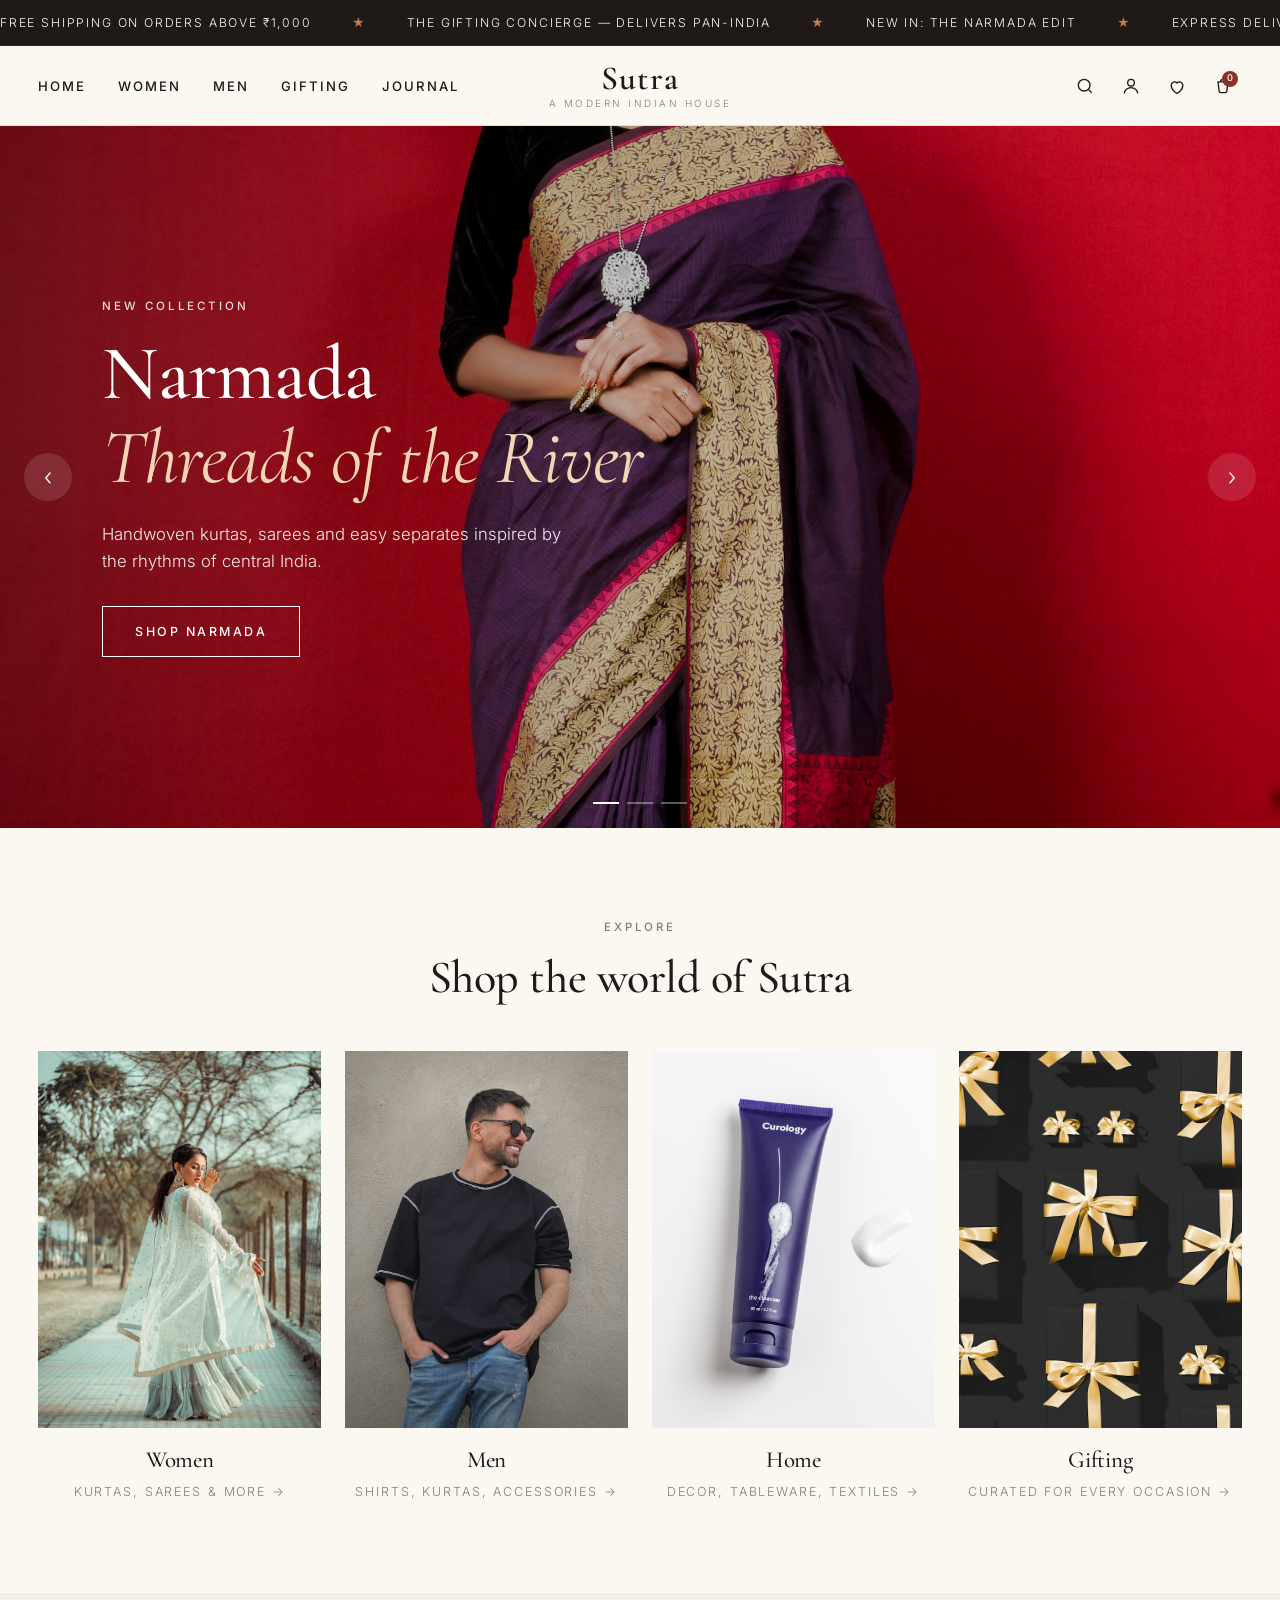
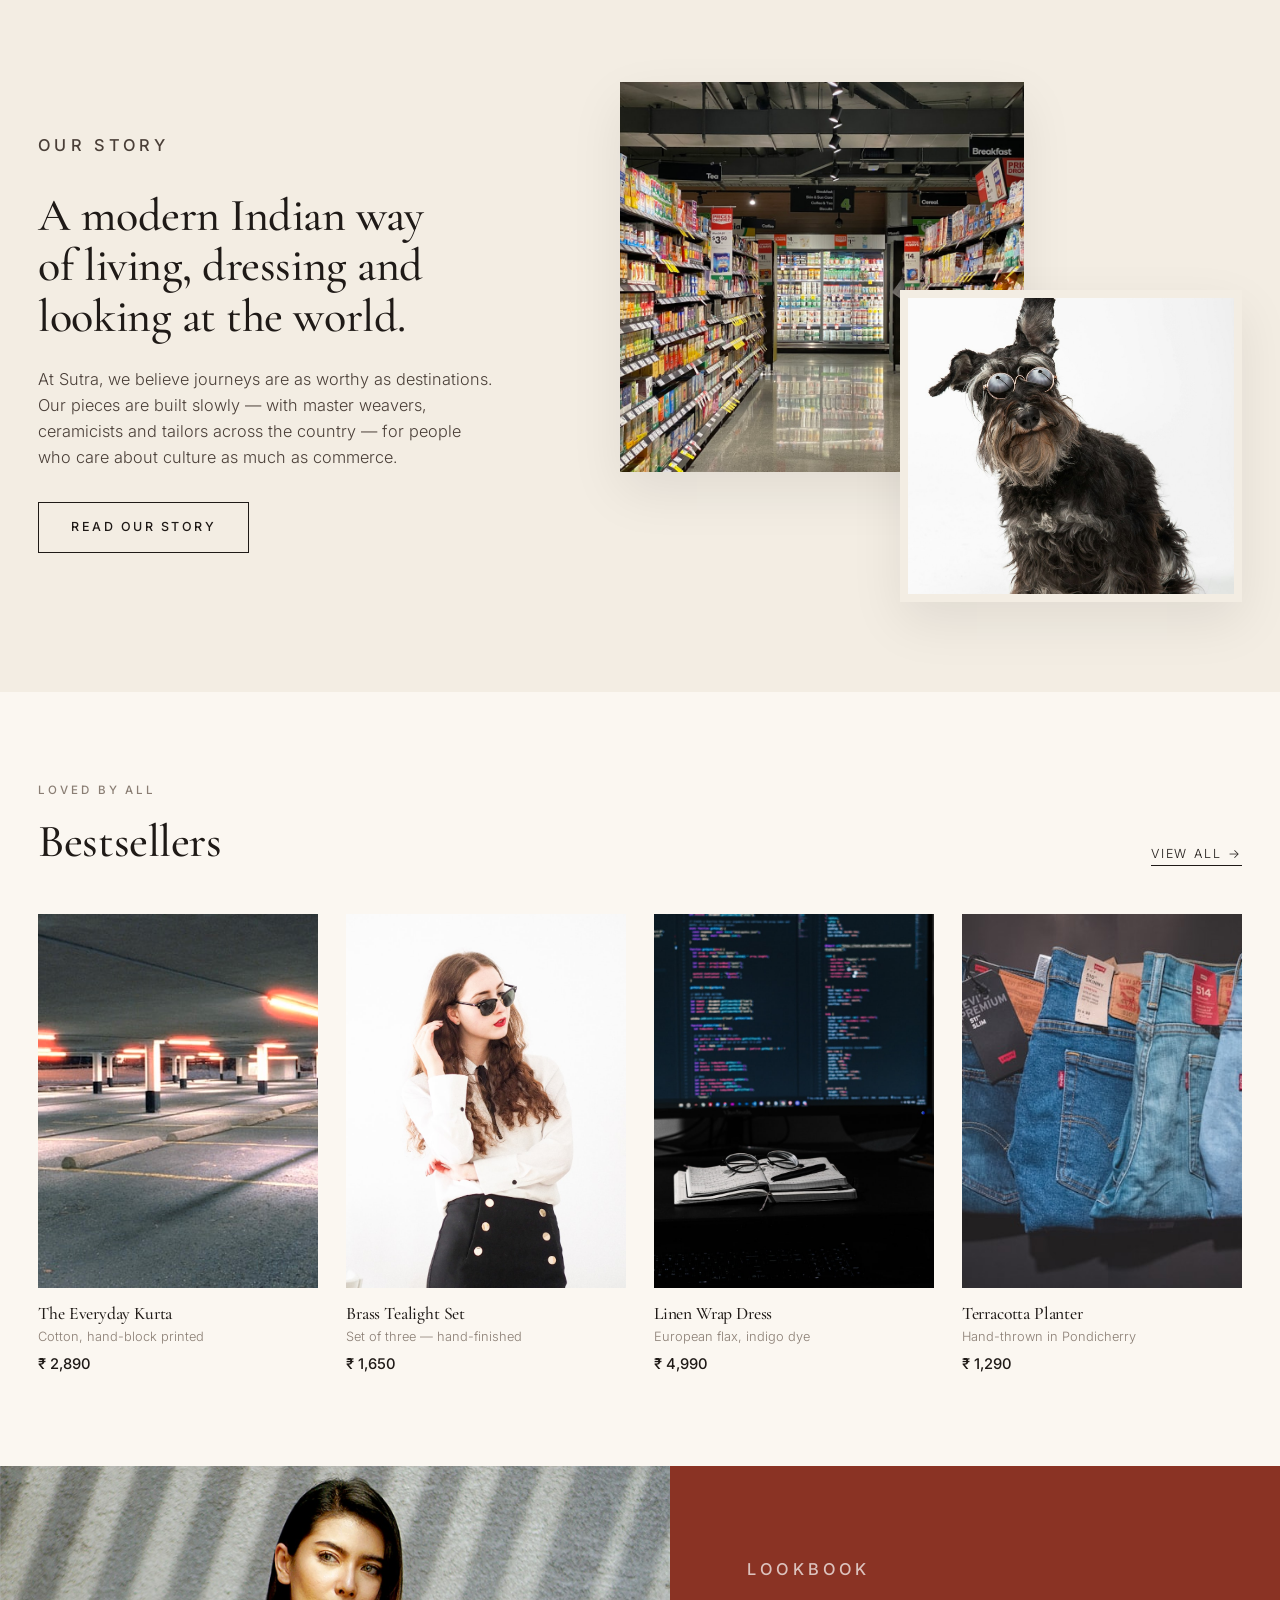
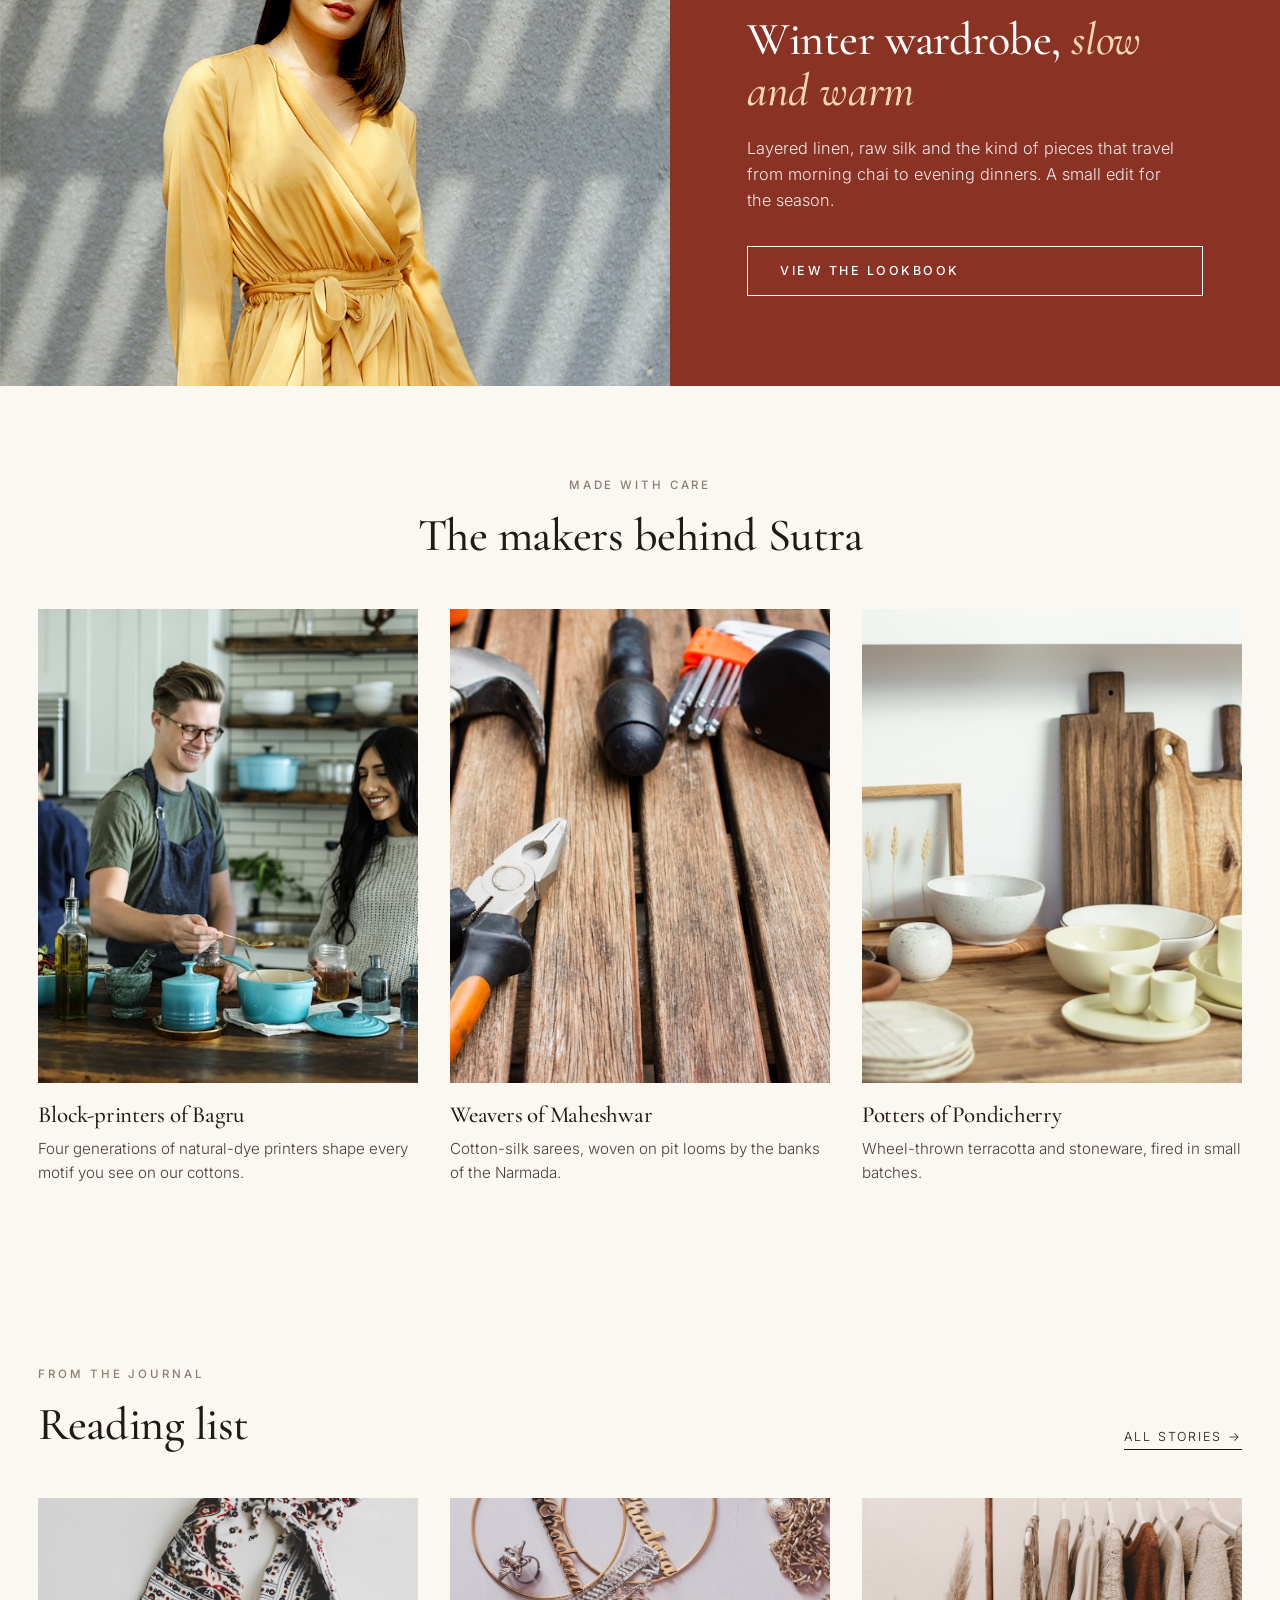
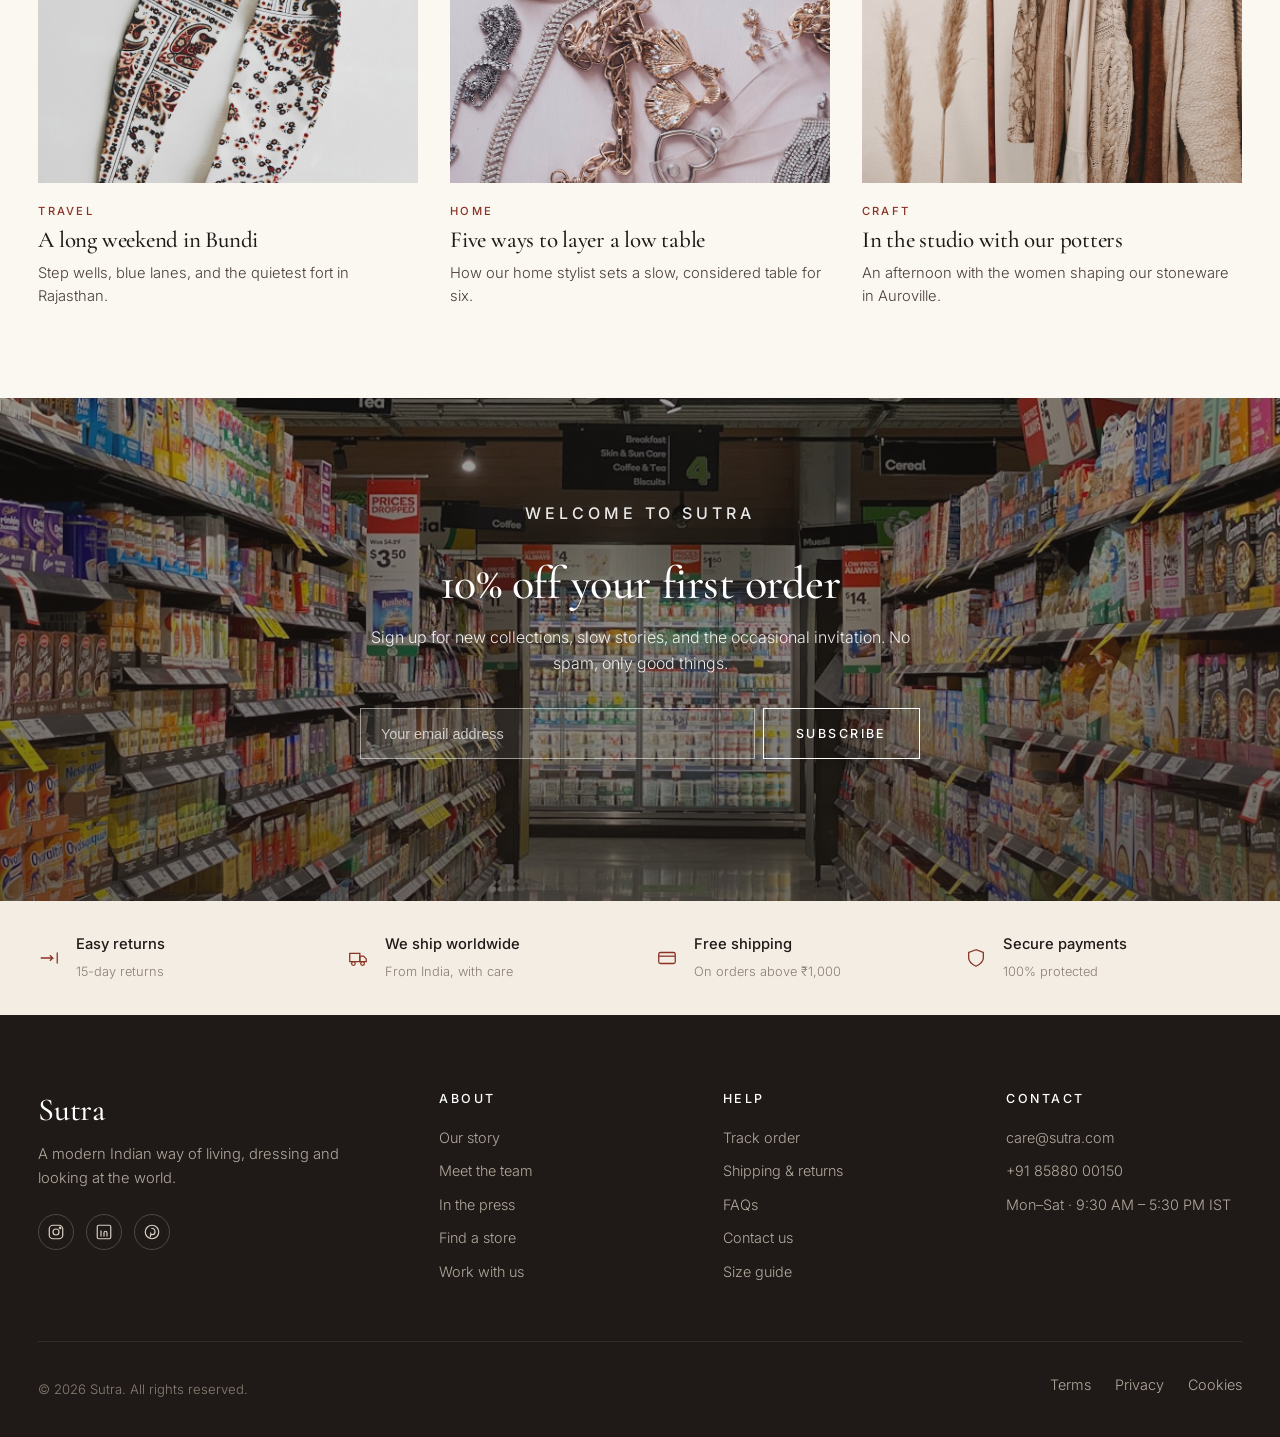
<file: index.html>
<!DOCTYPE html>
<html lang="en">
<head>
  <meta charset="UTF-8" />
  <meta name="viewport" content="width=device-width, initial-scale=1.0" />
  <title>Sutra — A Modern Indian Way of Living</title>
  <meta name="description" content="Sutra brings together a modern Indian way of dressing, living and gifting. Clothing, home, and craft, made with care." />
  <link rel="preconnect" href="https://fonts.googleapis.com" />
  <link rel="preconnect" href="https://fonts.gstatic.com" crossorigin />
  <link href="https://fonts.googleapis.com/css2?family=Cormorant+Garamond:wght@400;500;600;700&family=Inter:wght@300;400;500;600&display=swap" rel="stylesheet" />
  <link rel="stylesheet" href="assets/css/styles.css" />
</head>
<body>

  <!-- Announcement marquee -->
  <div class="announcement">
    <div class="marquee">
      <div class="marquee-track">
        <span>Free shipping on orders above &#8377;1,000</span>
        <span>&#9733;</span>
        <span>The Gifting Concierge &mdash; delivers Pan-India</span>
        <span>&#9733;</span>
        <span>New In: The Narmada Edit</span>
        <span>&#9733;</span>
        <span>Express delivery in Delhi, Mumbai &amp; Bengaluru</span>
        <span>&#9733;</span>
        <span>Free shipping on orders above &#8377;1,000</span>
        <span>&#9733;</span>
        <span>The Gifting Concierge &mdash; delivers Pan-India</span>
        <span>&#9733;</span>
        <span>New In: The Narmada Edit</span>
        <span>&#9733;</span>
        <span>Express delivery in Delhi, Mumbai &amp; Bengaluru</span>
        <span>&#9733;</span>
      </div>
    </div>
  </div>

  <!-- Header -->
  <header class="site-header">
    <div class="header-inner">
      <button class="icon-btn menu-toggle" aria-label="Open menu">
        <span></span><span></span><span></span>
      </button>

      <nav class="primary-nav" aria-label="Primary">
        <ul>
          <li><a href="#">Home</a></li>
          <li><a href="#">Women</a></li>
          <li><a href="#">Men</a></li>
          <li><a href="#">Gifting</a></li>
          <li><a href="#">Journal</a></li>
        </ul>
      </nav>

      <a href="#" class="brand" aria-label="Sutra home">
        <span class="brand-mark">Sutra</span>
        <span class="brand-tag">a modern Indian house</span>
      </a>

      <div class="header-actions">
        <button class="icon-btn" aria-label="Search">
          <svg viewBox="0 0 24 24" width="20" height="20" fill="none" stroke="currentColor" stroke-width="1.6"><circle cx="11" cy="11" r="7"/><path d="m20 20-3.5-3.5"/></svg>
        </button>
        <a href="#" class="icon-btn" aria-label="Account">
          <svg viewBox="0 0 24 24" width="20" height="20" fill="none" stroke="currentColor" stroke-width="1.6"><circle cx="12" cy="8" r="4"/><path d="M4 21c0-4 4-7 8-7s8 3 8 7"/></svg>
        </a>
        <a href="#" class="icon-btn" aria-label="Wishlist">
          <svg viewBox="0 0 24 24" width="20" height="20" fill="none" stroke="currentColor" stroke-width="1.6"><path d="M12 21s-7-4.5-7-10a4 4 0 0 1 7-2.6A4 4 0 0 1 19 11c0 5.5-7 10-7 10z"/></svg>
        </a>
        <a href="#" class="icon-btn cart-btn" aria-label="Cart">
          <svg viewBox="0 0 24 24" width="20" height="20" fill="none" stroke="currentColor" stroke-width="1.6"><path d="M6 7h12l-1.4 11.2A2 2 0 0 1 14.6 20H9.4a2 2 0 0 1-2-1.8L6 7z"/><path d="M9 7a3 3 0 0 1 6 0"/></svg>
          <span class="cart-count">0</span>
        </a>
      </div>
    </div>
  </header>

  <!-- Hero slider -->
  <section class="hero">
    <div class="hero-slides" id="heroSlides">
      <article class="hero-slide is-active" style="background-image:url('assets/images/hero-1.jpg')">
        <div class="hero-content">
          <p class="eyebrow">New collection</p>
          <h1>Narmada<br/><em>Threads of the River</em></h1>
          <p class="lede">Handwoven kurtas, sarees and easy separates inspired by the rhythms of central India.</p>
          <a href="#" class="btn btn-light">Shop Narmada</a>
        </div>
      </article>
      <article class="hero-slide" style="background-image:url('assets/images/hero-2.jpg')">
        <div class="hero-content">
          <p class="eyebrow">The home edit</p>
          <h1>Quiet rooms,<br/><em>warm corners</em></h1>
          <p class="lede">Brass, terracotta and slow textiles for the home you actually live in.</p>
          <a href="#" class="btn btn-light">Shop home</a>
        </div>
      </article>
      <article class="hero-slide" style="background-image:url('assets/images/hero-3.jpg')">
        <div class="hero-content">
          <p class="eyebrow">Festive gifting</p>
          <h1>For the people<br/><em>who matter</em></h1>
          <p class="lede">Curated boxes, e-gift cards and a Gifting Concierge that delivers across India.</p>
          <a href="#" class="btn btn-light">Explore gifts</a>
        </div>
      </article>
    </div>

    <button class="hero-nav prev" aria-label="Previous slide">&#8249;</button>
    <button class="hero-nav next" aria-label="Next slide">&#8250;</button>

    <div class="hero-dots" id="heroDots"></div>
  </section>

  <!-- Category tiles -->
  <section class="section categories">
    <header class="section-head">
      <p class="eyebrow">Explore</p>
      <h2>Shop the world of Sutra</h2>
    </header>
    <div class="cat-grid">
      <a href="#" class="cat-card">
        <div class="cat-img"><img src="assets/images/cat-women.jpg" alt="Women" loading="lazy" /></div>
        <h3>Women</h3>
        <span class="cat-link">Kurtas, sarees &amp; more &rarr;</span>
      </a>
      <a href="#" class="cat-card">
        <div class="cat-img"><img src="assets/images/cat-men.jpg" alt="Men" loading="lazy" /></div>
        <h3>Men</h3>
        <span class="cat-link">Shirts, kurtas, accessories &rarr;</span>
      </a>
      <a href="#" class="cat-card">
        <div class="cat-img"><img src="assets/images/cat-home.jpg" alt="Home" loading="lazy" /></div>
        <h3>Home</h3>
        <span class="cat-link">Decor, tableware, textiles &rarr;</span>
      </a>
      <a href="#" class="cat-card">
        <div class="cat-img"><img src="assets/images/cat-gift.jpg" alt="Gifting" loading="lazy" /></div>
        <h3>Gifting</h3>
        <span class="cat-link">Curated for every occasion &rarr;</span>
      </a>
    </div>
  </section>

  <!-- Brand storytelling strip -->
  <section class="story-strip">
    <div class="story-grid">
      <div class="story-text">
        <p class="eyebrow">Our story</p>
        <h2>A modern Indian way<br/>of living, dressing and<br/>looking at the world.</h2>
        <p>At Sutra, we believe journeys are as worthy as destinations. Our pieces are built slowly &mdash; with master weavers, ceramicists and tailors across the country &mdash; for people who care about culture as much as commerce.</p>
        <a href="#" class="btn btn-dark">Read our story</a>
      </div>
      <div class="story-images">
        <img src="assets/images/story-1.jpg" alt="" loading="lazy" class="story-img-a"/>
        <img src="assets/images/story-2.jpg" alt="" loading="lazy" class="story-img-b"/>
      </div>
    </div>
  </section>

  <!-- Bestsellers -->
  <section class="section bestsellers">
    <header class="section-head with-link">
      <div>
        <p class="eyebrow">Loved by all</p>
        <h2>Bestsellers</h2>
      </div>
      <a href="#" class="view-all">View all &rarr;</a>
    </header>
    <div class="product-grid">
      <article class="product">
        <a href="#" class="product-img"><img src="assets/images/prod-1.jpg" alt="" loading="lazy" /></a>
        <h4>The Everyday Kurta</h4>
        <p class="meta">Cotton, hand-block printed</p>
        <p class="price">&#8377; 2,890</p>
      </article>
      <article class="product">
        <a href="#" class="product-img"><img src="assets/images/prod-2.jpg" alt="" loading="lazy" /></a>
        <h4>Brass Tealight Set</h4>
        <p class="meta">Set of three &mdash; hand-finished</p>
        <p class="price">&#8377; 1,650</p>
      </article>
      <article class="product">
        <a href="#" class="product-img"><img src="assets/images/prod-3.jpg" alt="" loading="lazy" /></a>
        <h4>Linen Wrap Dress</h4>
        <p class="meta">European flax, indigo dye</p>
        <p class="price">&#8377; 4,990</p>
      </article>
      <article class="product">
        <a href="#" class="product-img"><img src="assets/images/prod-4.jpg" alt="" loading="lazy" /></a>
        <h4>Terracotta Planter</h4>
        <p class="meta">Hand-thrown in Pondicherry</p>
        <p class="price">&#8377; 1,290</p>
      </article>
    </div>
  </section>

  <!-- Editorial split -->
  <section class="editorial">
    <div class="editorial-img" style="background-image:url('assets/images/lookbook.jpg')"></div>
    <div class="editorial-content">
      <p class="eyebrow">Lookbook</p>
      <h2>Winter wardrobe, <em>slow and warm</em></h2>
      <p>Layered linen, raw silk and the kind of pieces that travel from morning chai to evening dinners. A small edit for the season.</p>
      <a href="#" class="btn btn-dark">View the lookbook</a>
    </div>
  </section>

  <!-- Craft tiles -->
  <section class="section craft">
    <header class="section-head">
      <p class="eyebrow">Made with care</p>
      <h2>The makers behind Sutra</h2>
    </header>
    <div class="craft-grid">
      <article class="craft-card">
        <img src="assets/images/craft-1.jpg" alt="" loading="lazy" />
        <h3>Block-printers of Bagru</h3>
        <p>Four generations of natural-dye printers shape every motif you see on our cottons.</p>
      </article>
      <article class="craft-card">
        <img src="assets/images/craft-2.jpg" alt="" loading="lazy" />
        <h3>Weavers of Maheshwar</h3>
        <p>Cotton-silk sarees, woven on pit looms by the banks of the Narmada.</p>
      </article>
      <article class="craft-card">
        <img src="assets/images/craft-3.jpg" alt="" loading="lazy" />
        <h3>Potters of Pondicherry</h3>
        <p>Wheel-thrown terracotta and stoneware, fired in small batches.</p>
      </article>
    </div>
  </section>

  <!-- Journal -->
  <section class="section journal">
    <header class="section-head with-link">
      <div>
        <p class="eyebrow">From the journal</p>
        <h2>Reading list</h2>
      </div>
      <a href="#" class="view-all">All stories &rarr;</a>
    </header>
    <div class="journal-grid">
      <article class="journal-card">
        <a href="#"><img src="assets/images/journal-1.jpg" alt="" loading="lazy" /></a>
        <p class="tag">Travel</p>
        <h3><a href="#">A long weekend in Bundi</a></h3>
        <p>Step wells, blue lanes, and the quietest fort in Rajasthan.</p>
      </article>
      <article class="journal-card">
        <a href="#"><img src="assets/images/journal-2.jpg" alt="" loading="lazy" /></a>
        <p class="tag">Home</p>
        <h3><a href="#">Five ways to layer a low table</a></h3>
        <p>How our home stylist sets a slow, considered table for six.</p>
      </article>
      <article class="journal-card">
        <a href="#"><img src="assets/images/journal-3.jpg" alt="" loading="lazy" /></a>
        <p class="tag">Craft</p>
        <h3><a href="#">In the studio with our potters</a></h3>
        <p>An afternoon with the women shaping our stoneware in Auroville.</p>
      </article>
    </div>
  </section>

  <!-- Newsletter -->
  <section class="newsletter" style="background-image:url('assets/images/newsletter.jpg')">
    <div class="newsletter-inner">
      <p class="eyebrow eyebrow-light">Welcome to Sutra</p>
      <h2>10% off your first order</h2>
      <p>Sign up for new collections, slow stories, and the occasional invitation. No spam, only good things.</p>
      <form class="newsletter-form" onsubmit="event.preventDefault(); this.querySelector('.nf-msg').textContent='Thank you. Check your inbox for SUTRAFIRST.'">
        <input type="email" required placeholder="Your email address" aria-label="Email address" />
        <button type="submit" class="btn btn-light">Subscribe</button>
        <p class="nf-msg" aria-live="polite"></p>
      </form>
    </div>
  </section>

  <!-- Trust bar -->
  <section class="trust-bar">
    <div class="trust-item">
      <svg viewBox="0 0 24 24" width="22" height="22" fill="none" stroke="currentColor" stroke-width="1.4"><path d="M3 12h13l-3-3m3 3-3 3"/><path d="M21 6v12"/></svg>
      <div><strong>Easy returns</strong><span>15-day returns</span></div>
    </div>
    <div class="trust-item">
      <svg viewBox="0 0 24 24" width="22" height="22" fill="none" stroke="currentColor" stroke-width="1.4"><path d="M3 7h11v9H3z"/><path d="M14 10h4l3 3v3h-7z"/><circle cx="7" cy="18" r="2"/><circle cx="17" cy="18" r="2"/></svg>
      <div><strong>We ship worldwide</strong><span>From India, with care</span></div>
    </div>
    <div class="trust-item">
      <svg viewBox="0 0 24 24" width="22" height="22" fill="none" stroke="currentColor" stroke-width="1.4"><rect x="3" y="6" width="18" height="12" rx="2"/><path d="M3 10h18"/></svg>
      <div><strong>Free shipping</strong><span>On orders above &#8377;1,000</span></div>
    </div>
    <div class="trust-item">
      <svg viewBox="0 0 24 24" width="22" height="22" fill="none" stroke="currentColor" stroke-width="1.4"><path d="M12 3 4 6v6c0 5 8 9 8 9s8-4 8-9V6l-8-3z"/></svg>
      <div><strong>Secure payments</strong><span>100% protected</span></div>
    </div>
  </section>

  <!-- Footer -->
  <footer class="site-footer">
    <div class="footer-grid">
      <div class="footer-brand">
        <h3>Sutra</h3>
        <p>A modern Indian way of living, dressing and looking at the world.</p>
        <div class="socials">
          <a href="#" aria-label="Instagram">
            <svg viewBox="0 0 24 24" width="18" height="18" fill="none" stroke="currentColor" stroke-width="1.6"><rect x="3" y="3" width="18" height="18" rx="5"/><circle cx="12" cy="12" r="4"/><circle cx="17.5" cy="6.5" r="1" fill="currentColor"/></svg>
          </a>
          <a href="#" aria-label="LinkedIn">
            <svg viewBox="0 0 24 24" width="18" height="18" fill="none" stroke="currentColor" stroke-width="1.6"><rect x="3" y="3" width="18" height="18" rx="2"/><path d="M8 10v8M8 7v.01M12 18v-5a2 2 0 0 1 4 0v5M12 13v5"/></svg>
          </a>
          <a href="#" aria-label="Pinterest">
            <svg viewBox="0 0 24 24" width="18" height="18" fill="none" stroke="currentColor" stroke-width="1.6"><circle cx="12" cy="12" r="9"/><path d="M11 7c3 0 5 2 5 4.5 0 2-1.5 4-3.5 4-1 0-1.7-.5-2-1.2L9.7 19"/></svg>
          </a>
        </div>
      </div>

      <div>
        <h4>About</h4>
        <ul>
          <li><a href="#">Our story</a></li>
          <li><a href="#">Meet the team</a></li>
          <li><a href="#">In the press</a></li>
          <li><a href="#">Find a store</a></li>
          <li><a href="#">Work with us</a></li>
        </ul>
      </div>

      <div>
        <h4>Help</h4>
        <ul>
          <li><a href="#">Track order</a></li>
          <li><a href="#">Shipping &amp; returns</a></li>
          <li><a href="#">FAQs</a></li>
          <li><a href="#">Contact us</a></li>
          <li><a href="#">Size guide</a></li>
        </ul>
      </div>

      <div>
        <h4>Contact</h4>
        <ul class="contact">
          <li>care@sutra.com</li>
          <li>+91 85880 00150</li>
          <li>Mon&ndash;Sat &middot; 9:30 AM &ndash; 5:30 PM IST</li>
        </ul>
      </div>
    </div>

    <div class="footer-bottom">
      <p>&copy; <span id="year"></span> Sutra. All rights reserved.</p>
      <ul>
        <li><a href="#">Terms</a></li>
        <li><a href="#">Privacy</a></li>
        <li><a href="#">Cookies</a></li>
      </ul>
    </div>
  </footer>

  <script src="assets/js/main.js"></script>
</body>
</html>
</file>
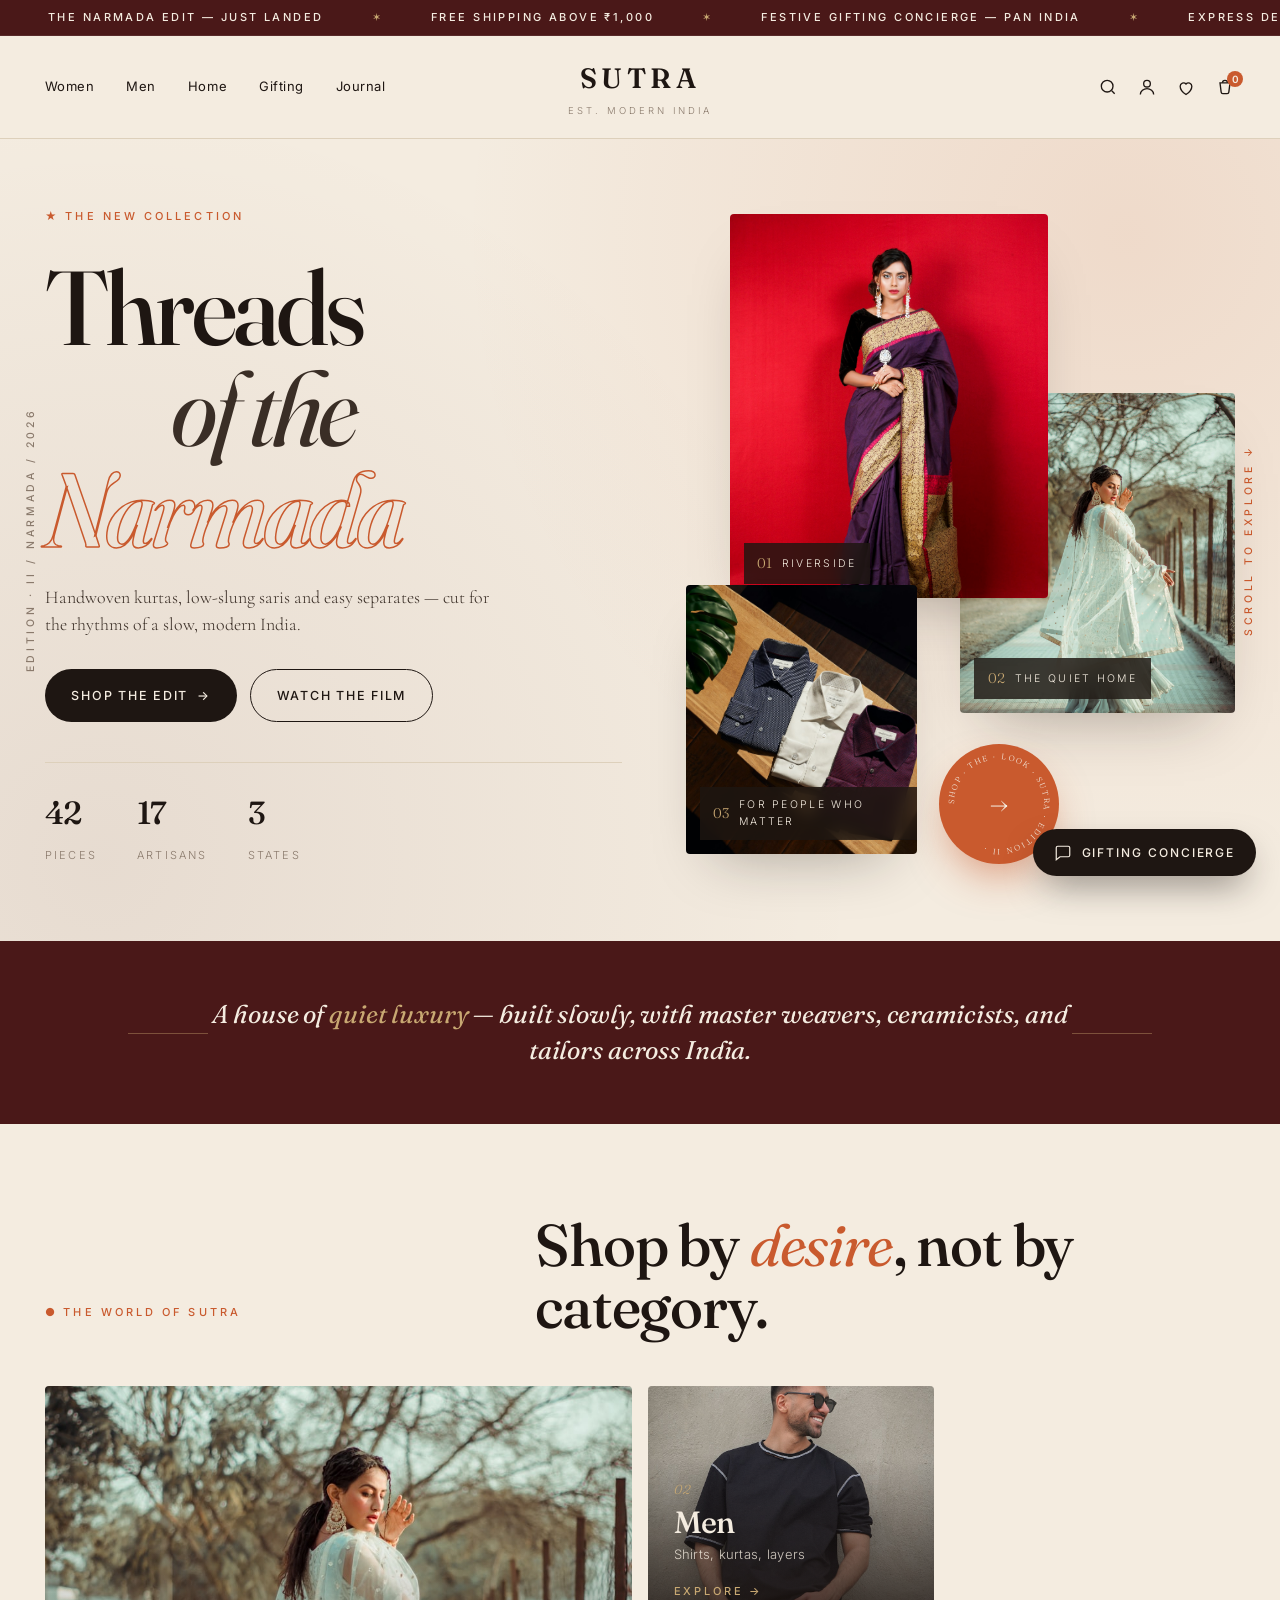
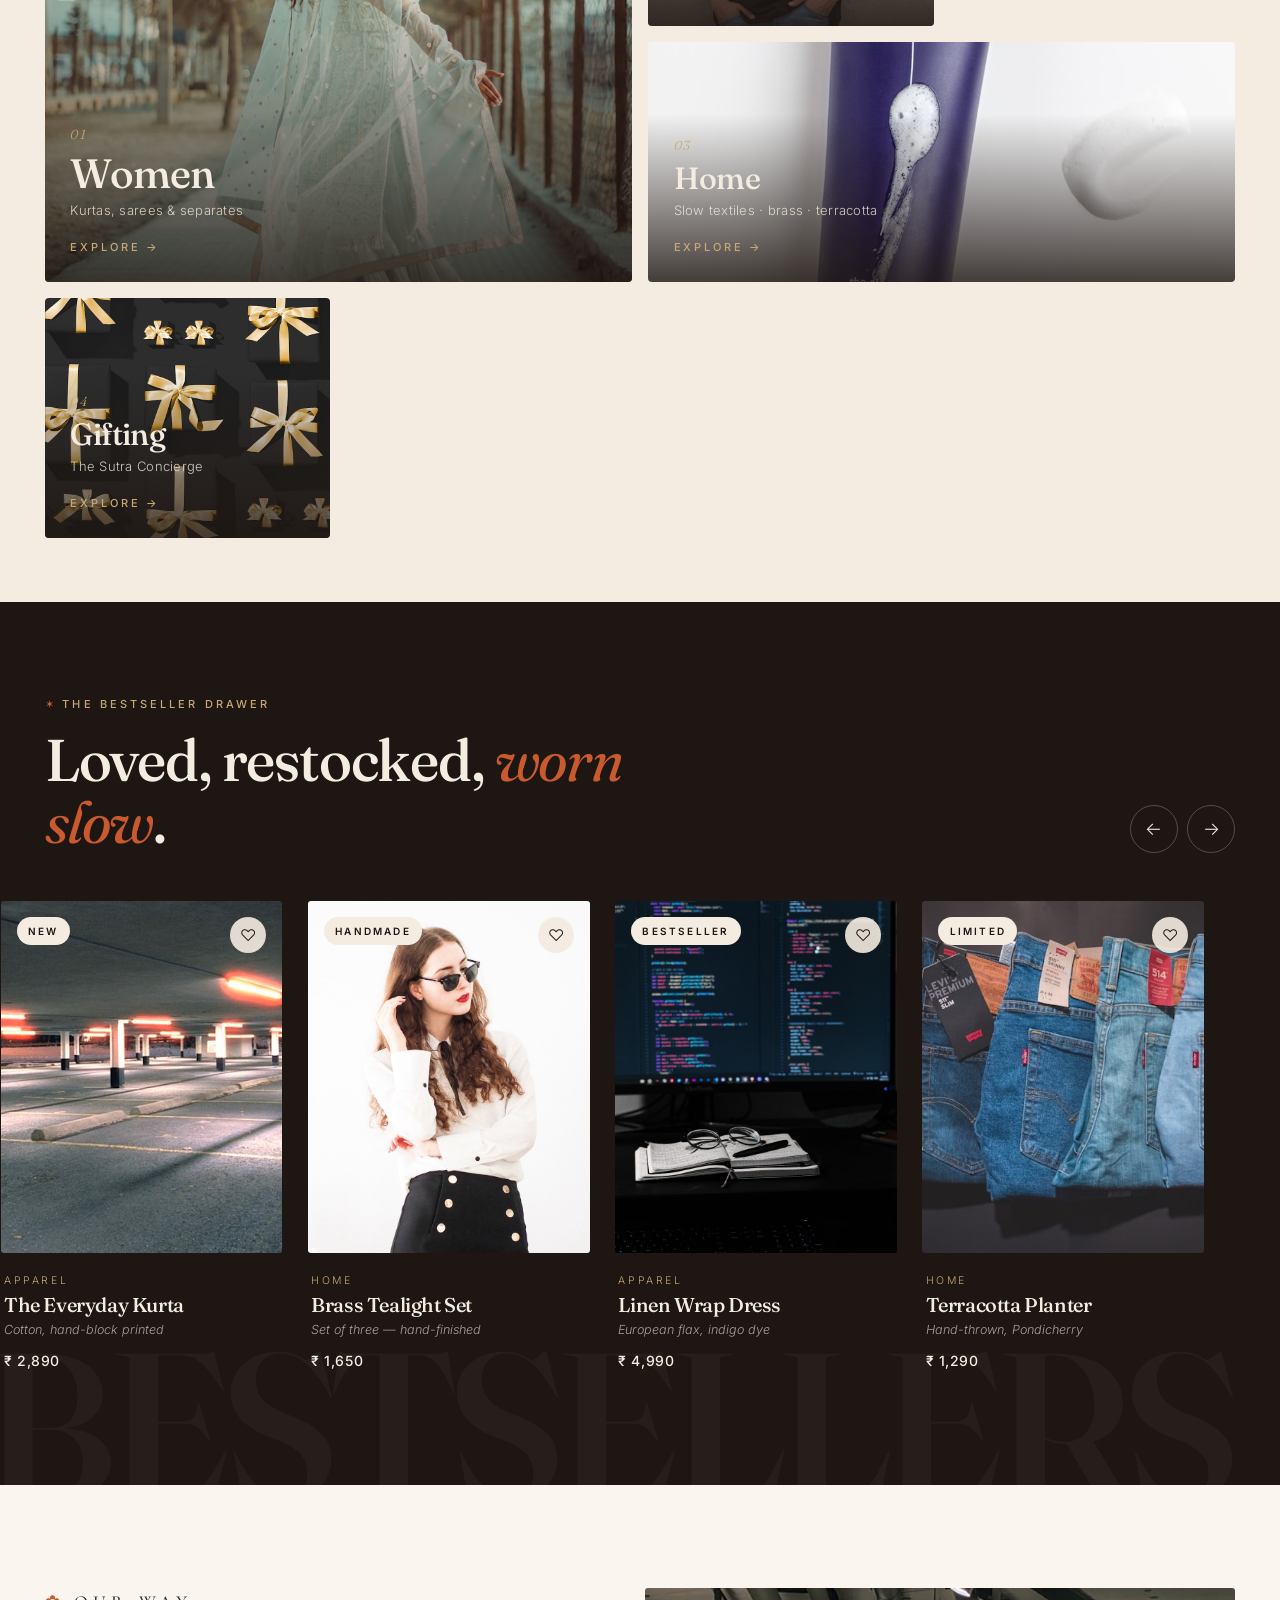
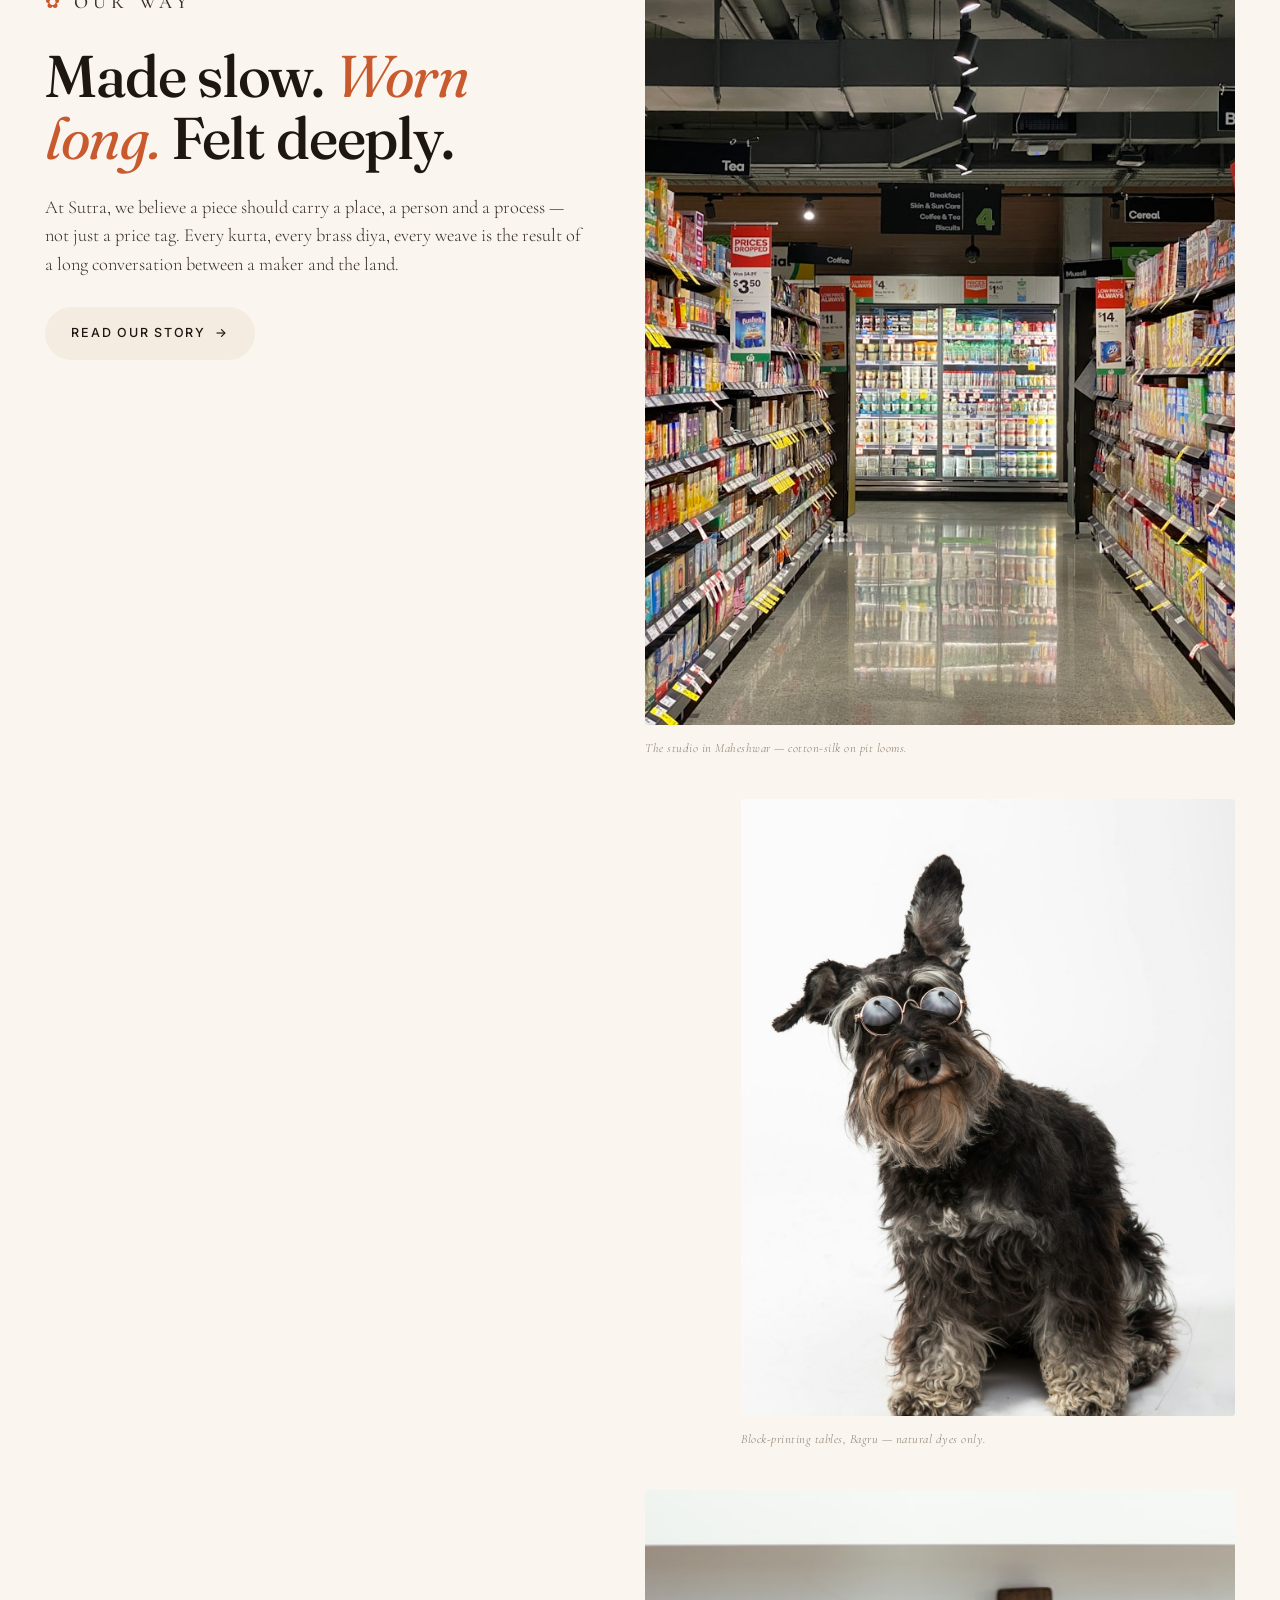
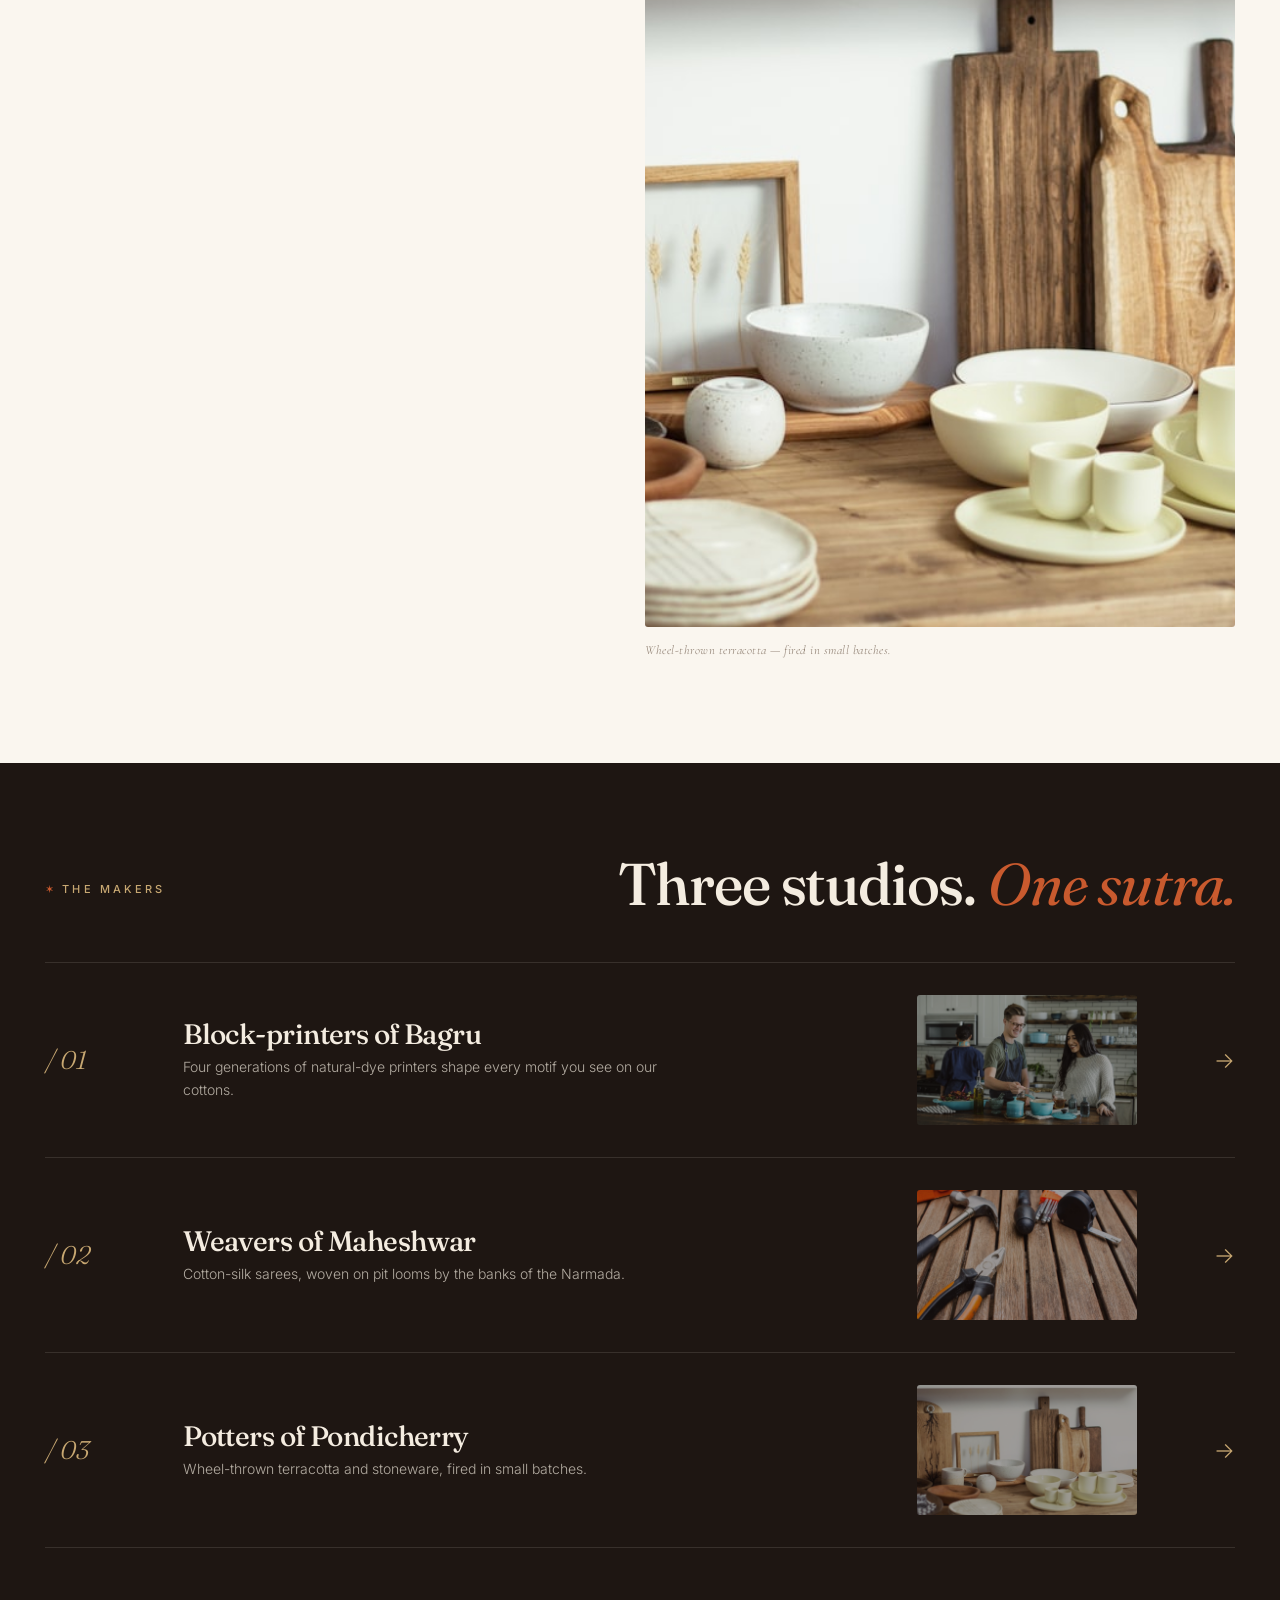
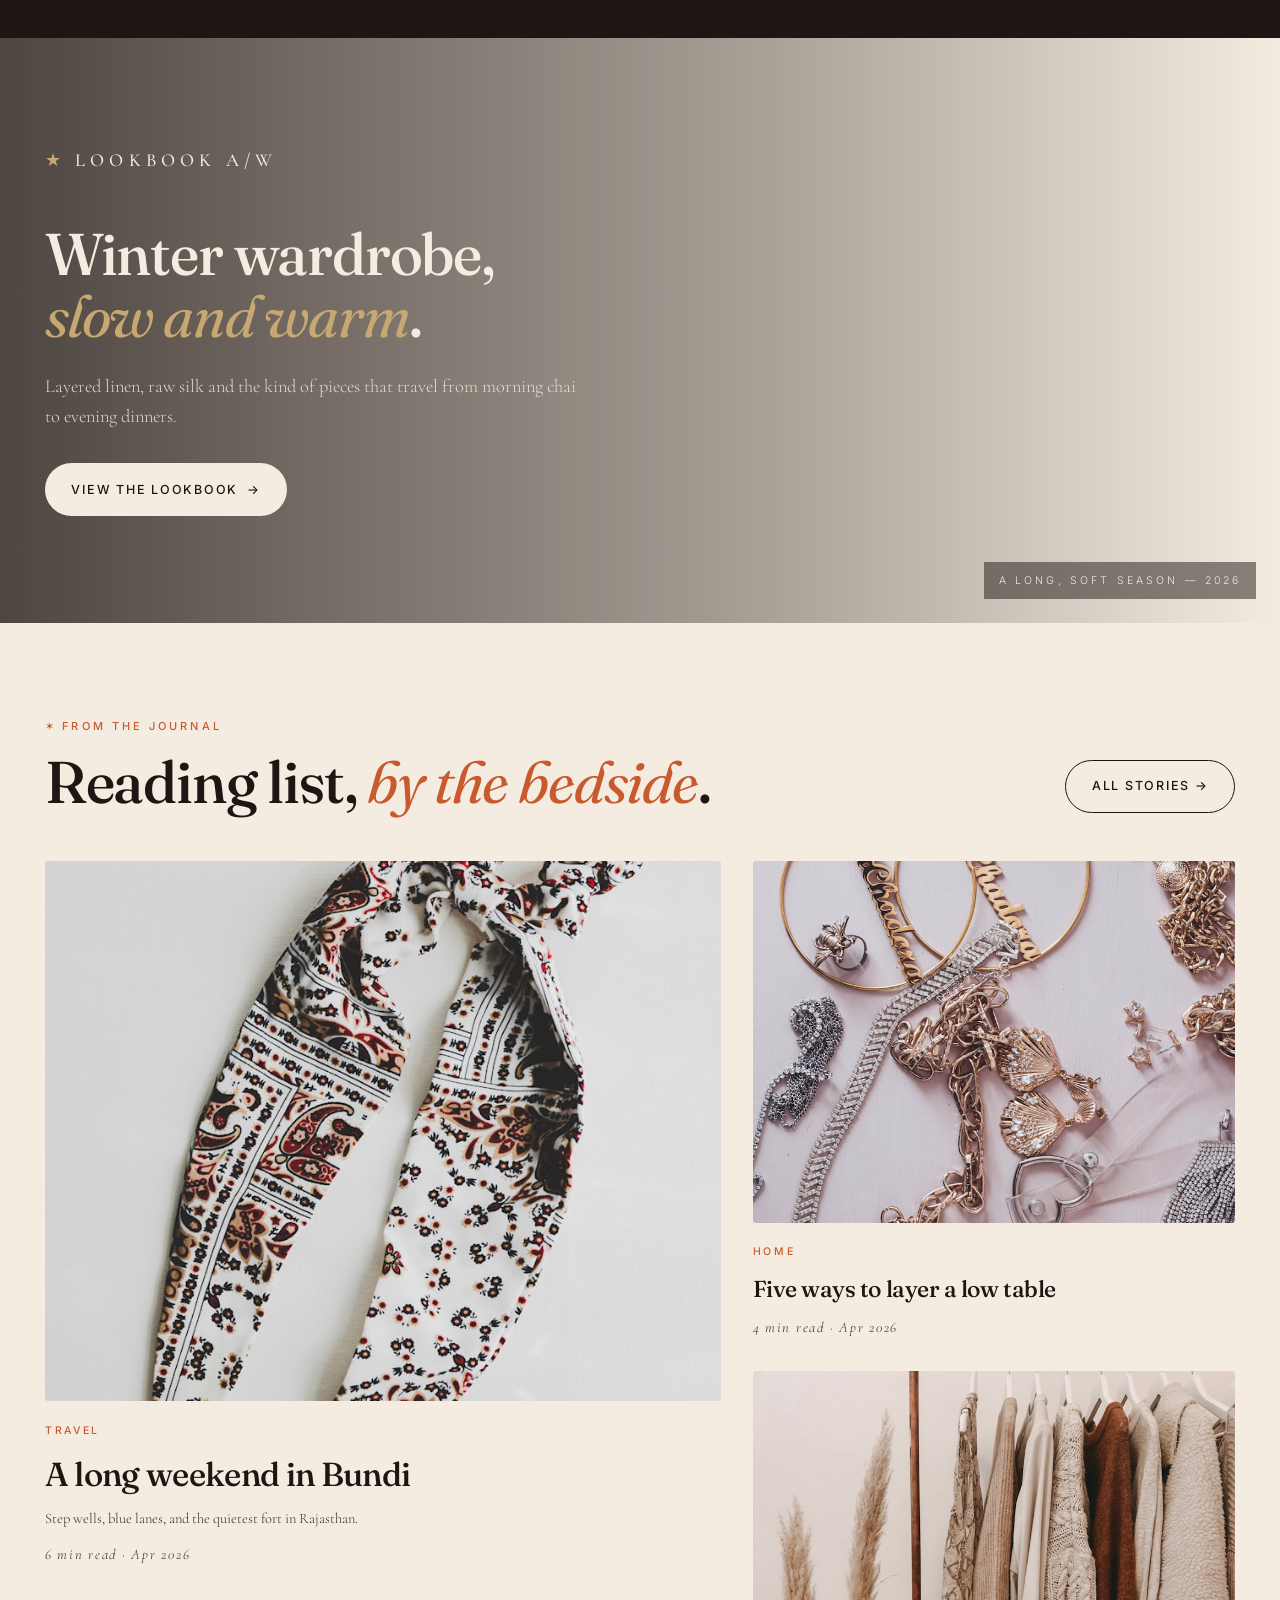
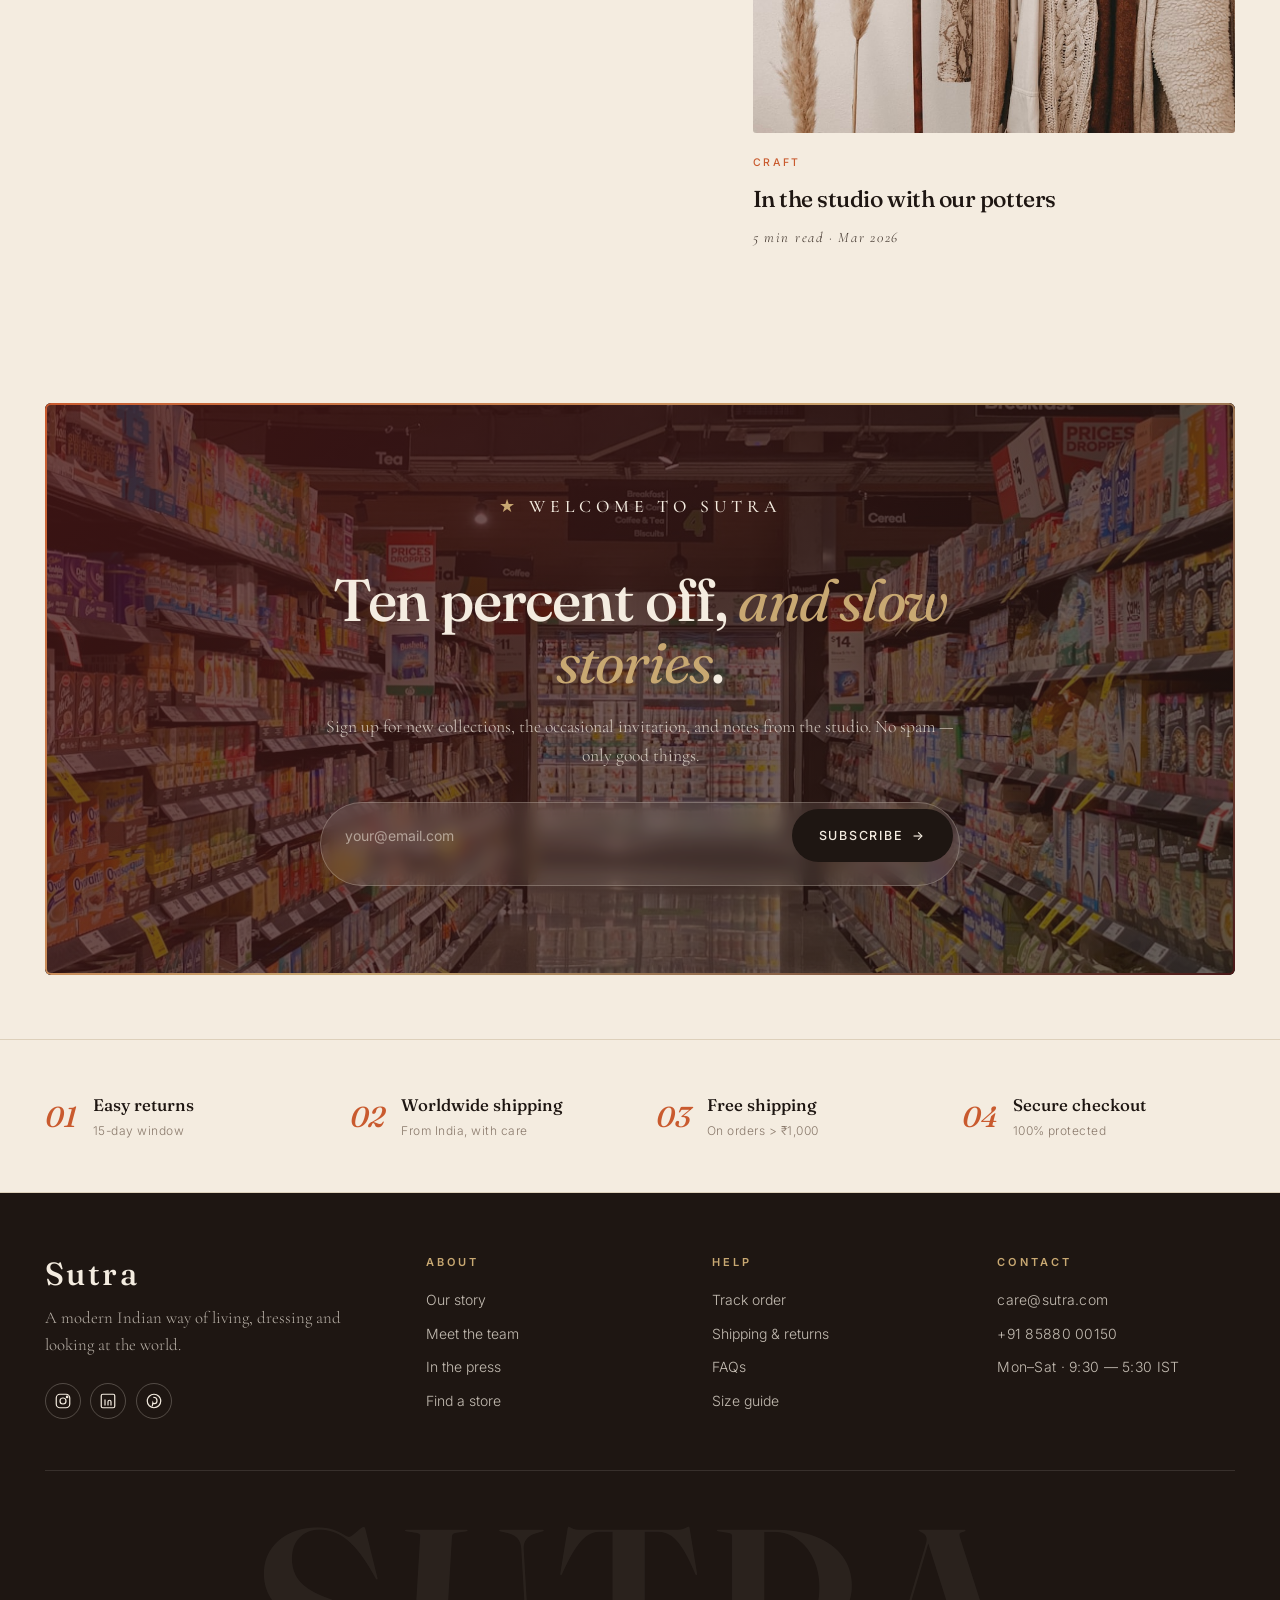
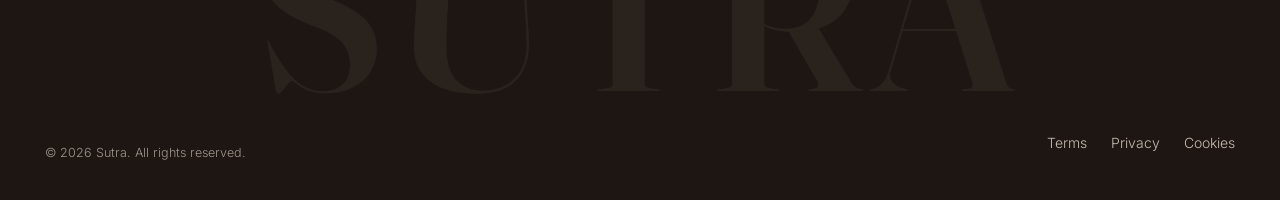
<file: v2/index.html>
<!DOCTYPE html>
<html lang="en">
<head>
  <meta charset="UTF-8" />
  <meta name="viewport" content="width=device-width, initial-scale=1.0" />
  <title>Sutra — A Modern Indian House | Edition II</title>
  <meta name="description" content="Sutra brings together a modern Indian way of dressing, living and gifting. Clothing, home, and craft, made with care." />
  <link rel="preconnect" href="https://fonts.googleapis.com" />
  <link rel="preconnect" href="https://fonts.gstatic.com" crossorigin />
  <link href="https://fonts.googleapis.com/css2?family=Cormorant+Garamond:wght@400;500;600;700&family=Fraunces:opsz,wght@9..144,400;9..144,500;9..144,600;9..144,700;9..144,800&family=Inter:wght@300;400;500;600;700&display=swap" rel="stylesheet" />
  <link rel="stylesheet" href="assets/css/styles.css" />
</head>
<body>

  <!-- Floating ribbon -->
  <div class="ribbon">
    <div class="ribbon-track">
      <span>The Narmada Edit &mdash; Just landed</span><i>&#10038;</i>
      <span>Free shipping above &#8377;1,000</span><i>&#10038;</i>
      <span>Festive Gifting Concierge &mdash; Pan India</span><i>&#10038;</i>
      <span>Express delivery in Delhi, Mumbai &amp; Bengaluru</span><i>&#10038;</i>
      <span>The Narmada Edit &mdash; Just landed</span><i>&#10038;</i>
      <span>Free shipping above &#8377;1,000</span><i>&#10038;</i>
      <span>Festive Gifting Concierge &mdash; Pan India</span><i>&#10038;</i>
      <span>Express delivery in Delhi, Mumbai &amp; Bengaluru</span><i>&#10038;</i>
    </div>
  </div>

  <!-- Header -->
  <header class="nav" id="siteNav">
    <div class="nav-inner">
      <button class="nav-burger" aria-label="Open menu">
        <span></span><span></span>
      </button>

      <nav class="nav-links" aria-label="Primary">
        <a href="#">Women</a>
        <a href="#">Men</a>
        <a href="#">Home</a>
        <a href="#">Gifting</a>
        <a href="#">Journal</a>
      </nav>

      <a href="#" class="logo">
        <span class="logo-mark">SUTRA</span>
        <span class="logo-sub">est. modern India</span>
      </a>

      <div class="nav-icons">
        <button aria-label="Search">
          <svg viewBox="0 0 24 24" width="20" height="20" fill="none" stroke="currentColor" stroke-width="1.6"><circle cx="11" cy="11" r="7"/><path d="m20 20-3.5-3.5"/></svg>
        </button>
        <a href="#" aria-label="Account">
          <svg viewBox="0 0 24 24" width="20" height="20" fill="none" stroke="currentColor" stroke-width="1.6"><circle cx="12" cy="8" r="4"/><path d="M4 21c0-4 4-7 8-7s8 3 8 7"/></svg>
        </a>
        <a href="#" aria-label="Wishlist">
          <svg viewBox="0 0 24 24" width="20" height="20" fill="none" stroke="currentColor" stroke-width="1.6"><path d="M12 21s-7-4.5-7-10a4 4 0 0 1 7-2.6A4 4 0 0 1 19 11c0 5.5-7 10-7 10z"/></svg>
        </a>
        <a href="#" class="bag" aria-label="Bag">
          <svg viewBox="0 0 24 24" width="20" height="20" fill="none" stroke="currentColor" stroke-width="1.6"><path d="M6 7h12l-1.4 11.2A2 2 0 0 1 14.6 20H9.4a2 2 0 0 1-2-1.8L6 7z"/><path d="M9 7a3 3 0 0 1 6 0"/></svg>
          <em>0</em>
        </a>
      </div>
    </div>
  </header>

  <!-- HERO — asymmetric editorial -->
  <section class="hero-ed">
    <span class="vlabel left">Edition&nbsp;&middot;&nbsp;II / Narmada / 2026</span>
    <span class="vlabel right">Scroll&nbsp;to&nbsp;explore &darr;</span>

    <div class="hero-ed-inner">
      <div class="hero-words">
        <p class="kicker"><i>&#9733;</i> The new collection</p>
        <h1>
          <span>Threads</span>
          <span class="italic">of the</span>
          <span class="outline">Narmada</span>
        </h1>
        <p class="lede">Handwoven kurtas, low-slung saris and easy separates &mdash; cut for the rhythms of a slow, modern India.</p>
        <div class="hero-ctas">
          <a href="#" class="pill pill-dark">Shop the edit <span>&rarr;</span></a>
          <a href="#" class="pill pill-ghost">Watch the film</a>
        </div>
        <ul class="hero-meta">
          <li><strong>42</strong>pieces</li>
          <li><strong>17</strong>artisans</li>
          <li><strong>3</strong>states</li>
        </ul>
      </div>

      <div class="hero-mosaic">
        <figure class="m-card m-1">
          <img src="../assets/images/hero-1.jpg" alt="Narmada hero" loading="eager" />
          <figcaption><span>01</span>Riverside</figcaption>
        </figure>
        <figure class="m-card m-2">
          <img src="../assets/images/hero-2.jpg" alt="Home edit" loading="eager" />
          <figcaption><span>02</span>The quiet home</figcaption>
        </figure>
        <figure class="m-card m-3">
          <img src="../assets/images/hero-3.jpg" alt="Gifting" loading="eager" />
          <figcaption><span>03</span>For people who matter</figcaption>
        </figure>
        <div class="badge-rotate" aria-hidden="true">
          <svg viewBox="0 0 200 200" width="120" height="120">
            <defs>
              <path id="circle" d="M 100, 100 m -75, 0 a 75,75 0 1,1 150,0 a 75,75 0 1,1 -150,0"/>
            </defs>
            <text font-family="Fraunces, serif" font-size="13" letter-spacing="3" fill="currentColor">
              <textPath href="#circle">SHOP &middot; THE &middot; LOOK &middot; SUTRA &middot; EDITION II &middot;&nbsp;</textPath>
            </text>
          </svg>
          <span class="badge-dot">&rarr;</span>
        </div>
      </div>
    </div>
  </section>

  <!-- Mood strip -->
  <section class="mood">
    <p>A house of <em>quiet luxury</em> &mdash; built slowly, with master weavers, ceramicists, and tailors across India.</p>
  </section>

  <!-- BENTO categories -->
  <section class="bento">
    <header class="ed-head">
      <p class="kicker"><i>&#9679;</i> The world of Sutra</p>
      <h2>Shop by <em>desire</em>, not by category.</h2>
    </header>
    <div class="bento-grid">
      <a href="#" class="bento-card big" style="background-image:url('../assets/images/cat-women.jpg')">
        <div class="bc-overlay"></div>
        <div class="bc-info">
          <span class="bc-num">01</span>
          <h3>Women</h3>
          <p>Kurtas, sarees &amp; separates</p>
          <span class="bc-cta">Explore &rarr;</span>
        </div>
      </a>
      <a href="#" class="bento-card" style="background-image:url('../assets/images/cat-men.jpg')">
        <div class="bc-overlay"></div>
        <div class="bc-info">
          <span class="bc-num">02</span>
          <h3>Men</h3>
          <p>Shirts, kurtas, layers</p>
          <span class="bc-cta">Explore &rarr;</span>
        </div>
      </a>
      <a href="#" class="bento-card wide" style="background-image:url('../assets/images/cat-home.jpg')">
        <div class="bc-overlay"></div>
        <div class="bc-info">
          <span class="bc-num">03</span>
          <h3>Home</h3>
          <p>Slow textiles &middot; brass &middot; terracotta</p>
          <span class="bc-cta">Explore &rarr;</span>
        </div>
      </a>
      <a href="#" class="bento-card" style="background-image:url('../assets/images/cat-gift.jpg')">
        <div class="bc-overlay"></div>
        <div class="bc-info">
          <span class="bc-num">04</span>
          <h3>Gifting</h3>
          <p>The Sutra Concierge</p>
          <span class="bc-cta">Explore &rarr;</span>
        </div>
      </a>
    </div>
  </section>

  <!-- Dark feature — horizontal product rail -->
  <section class="rail-section">
    <header class="ed-head dark">
      <div>
        <p class="kicker"><i>&#10038;</i> The bestseller drawer</p>
        <h2>Loved, restocked, <em>worn slow</em>.</h2>
      </div>
      <div class="rail-controls">
        <button class="rail-btn" id="railPrev" aria-label="Previous">&larr;</button>
        <button class="rail-btn" id="railNext" aria-label="Next">&rarr;</button>
      </div>
    </header>

    <div class="rail" id="productRail">
      <article class="rail-card">
        <div class="rc-img">
          <img src="../assets/images/prod-1.jpg" alt="" loading="lazy" />
          <span class="rc-tag">New</span>
          <button class="rc-wish" aria-label="Wishlist">&#9825;</button>
        </div>
        <div class="rc-info">
          <p class="rc-cat">Apparel</p>
          <h4>The Everyday Kurta</h4>
          <p class="rc-meta">Cotton, hand-block printed</p>
          <p class="rc-price">&#8377; 2,890</p>
        </div>
      </article>

      <article class="rail-card">
        <div class="rc-img">
          <img src="../assets/images/prod-2.jpg" alt="" loading="lazy" />
          <span class="rc-tag">Handmade</span>
          <button class="rc-wish" aria-label="Wishlist">&#9825;</button>
        </div>
        <div class="rc-info">
          <p class="rc-cat">Home</p>
          <h4>Brass Tealight Set</h4>
          <p class="rc-meta">Set of three &mdash; hand-finished</p>
          <p class="rc-price">&#8377; 1,650</p>
        </div>
      </article>

      <article class="rail-card">
        <div class="rc-img">
          <img src="../assets/images/prod-3.jpg" alt="" loading="lazy" />
          <span class="rc-tag">Bestseller</span>
          <button class="rc-wish" aria-label="Wishlist">&#9825;</button>
        </div>
        <div class="rc-info">
          <p class="rc-cat">Apparel</p>
          <h4>Linen Wrap Dress</h4>
          <p class="rc-meta">European flax, indigo dye</p>
          <p class="rc-price">&#8377; 4,990</p>
        </div>
      </article>

      <article class="rail-card">
        <div class="rc-img">
          <img src="../assets/images/prod-4.jpg" alt="" loading="lazy" />
          <span class="rc-tag">Limited</span>
          <button class="rc-wish" aria-label="Wishlist">&#9825;</button>
        </div>
        <div class="rc-info">
          <p class="rc-cat">Home</p>
          <h4>Terracotta Planter</h4>
          <p class="rc-meta">Hand-thrown, Pondicherry</p>
          <p class="rc-price">&#8377; 1,290</p>
        </div>
      </article>

      <article class="rail-card">
        <div class="rc-img">
          <img src="../assets/images/prod-1.jpg" alt="" loading="lazy" />
          <span class="rc-tag">Coming back</span>
          <button class="rc-wish" aria-label="Wishlist">&#9825;</button>
        </div>
        <div class="rc-info">
          <p class="rc-cat">Apparel</p>
          <h4>Block-print Anarkali</h4>
          <p class="rc-meta">Mul cotton, summer-weight</p>
          <p class="rc-price">&#8377; 6,400</p>
        </div>
      </article>

      <article class="rail-card">
        <div class="rc-img">
          <img src="../assets/images/prod-3.jpg" alt="" loading="lazy" />
          <span class="rc-tag">New</span>
          <button class="rc-wish" aria-label="Wishlist">&#9825;</button>
        </div>
        <div class="rc-info">
          <p class="rc-cat">Apparel</p>
          <h4>The Travel Stole</h4>
          <p class="rc-meta">Cotton-wool, Maheshwar</p>
          <p class="rc-price">&#8377; 3,250</p>
        </div>
      </article>
    </div>
  </section>

  <!-- Sticky story -->
  <section class="story-sticky">
    <div class="ss-inner">
      <aside class="ss-sticky">
        <p class="kicker"><i>&#10047;</i> Our way</p>
        <h2>Made slow. <em>Worn long.</em> Felt deeply.</h2>
        <p>At Sutra, we believe a piece should carry a place, a person and a process &mdash; not just a price tag. Every kurta, every brass diya, every weave is the result of a long conversation between a maker and the land.</p>
        <a href="#" class="pill pill-light">Read our story <span>&rarr;</span></a>
      </aside>
      <div class="ss-stack">
        <figure>
          <img src="../assets/images/story-1.jpg" alt="Hands at work" loading="lazy"/>
          <figcaption>The studio in Maheshwar &mdash; cotton-silk on pit looms.</figcaption>
        </figure>
        <figure class="off">
          <img src="../assets/images/story-2.jpg" alt="Slow craft" loading="lazy"/>
          <figcaption>Block-printing tables, Bagru &mdash; natural dyes only.</figcaption>
        </figure>
        <figure>
          <img src="../assets/images/craft-3.jpg" alt="Potters" loading="lazy"/>
          <figcaption>Wheel-thrown terracotta &mdash; fired in small batches.</figcaption>
        </figure>
      </div>
    </div>
  </section>

  <!-- Numbered craft list -->
  <section class="craft-list">
    <header class="ed-head">
      <p class="kicker"><i>&#10038;</i> The makers</p>
      <h2>Three studios. <em>One sutra.</em></h2>
    </header>
    <div class="cl-rows">
      <a href="#" class="cl-row">
        <span class="cl-num">/ 01</span>
        <div class="cl-text">
          <h3>Block-printers of Bagru</h3>
          <p>Four generations of natural-dye printers shape every motif you see on our cottons.</p>
        </div>
        <div class="cl-img"><img src="../assets/images/craft-1.jpg" alt="" loading="lazy"/></div>
        <span class="cl-arrow">&rarr;</span>
      </a>
      <a href="#" class="cl-row">
        <span class="cl-num">/ 02</span>
        <div class="cl-text">
          <h3>Weavers of Maheshwar</h3>
          <p>Cotton-silk sarees, woven on pit looms by the banks of the Narmada.</p>
        </div>
        <div class="cl-img"><img src="../assets/images/craft-2.jpg" alt="" loading="lazy"/></div>
        <span class="cl-arrow">&rarr;</span>
      </a>
      <a href="#" class="cl-row">
        <span class="cl-num">/ 03</span>
        <div class="cl-text">
          <h3>Potters of Pondicherry</h3>
          <p>Wheel-thrown terracotta and stoneware, fired in small batches.</p>
        </div>
        <div class="cl-img"><img src="../assets/images/craft-3.jpg" alt="" loading="lazy"/></div>
        <span class="cl-arrow">&rarr;</span>
      </a>
    </div>
  </section>

  <!-- Parallax lookbook -->
  <section class="lookbook" style="background-image:url('../assets/images/lookbook.jpg')">
    <div class="lb-content">
      <p class="kicker light"><i>&#9733;</i> Lookbook A/W</p>
      <h2>Winter wardrobe, <em>slow and warm</em>.</h2>
      <p>Layered linen, raw silk and the kind of pieces that travel from morning chai to evening dinners.</p>
      <a href="#" class="pill pill-light">View the lookbook <span>&rarr;</span></a>
    </div>
    <div class="lb-tag">A long, soft season &mdash; 2026</div>
  </section>

  <!-- Journal mosaic -->
  <section class="journal-mosaic">
    <header class="ed-head">
      <div>
        <p class="kicker"><i>&#10038;</i> From the journal</p>
        <h2>Reading list, <em>by the bedside</em>.</h2>
      </div>
      <a href="#" class="pill pill-ghost dark">All stories &rarr;</a>
    </header>
    <div class="jm-grid">
      <article class="jm-card feature">
        <a href="#" class="jm-img"><img src="../assets/images/journal-1.jpg" alt="" loading="lazy"/></a>
        <span class="jm-tag">Travel</span>
        <h3><a href="#">A long weekend in Bundi</a></h3>
        <p>Step wells, blue lanes, and the quietest fort in Rajasthan.</p>
        <p class="jm-meta">6 min read &middot; Apr 2026</p>
      </article>
      <article class="jm-card">
        <a href="#" class="jm-img"><img src="../assets/images/journal-2.jpg" alt="" loading="lazy"/></a>
        <span class="jm-tag">Home</span>
        <h3><a href="#">Five ways to layer a low table</a></h3>
        <p class="jm-meta">4 min read &middot; Apr 2026</p>
      </article>
      <article class="jm-card">
        <a href="#" class="jm-img"><img src="../assets/images/journal-3.jpg" alt="" loading="lazy"/></a>
        <span class="jm-tag">Craft</span>
        <h3><a href="#">In the studio with our potters</a></h3>
        <p class="jm-meta">5 min read &middot; Mar 2026</p>
      </article>
    </div>
  </section>

  <!-- Newsletter -->
  <section class="nl-section">
    <div class="nl-card" style="background-image:url('../assets/images/newsletter.jpg')">
      <div class="nl-overlay"></div>
      <div class="nl-inner">
        <p class="kicker light"><i>&#9733;</i> Welcome to Sutra</p>
        <h2>Ten percent off, <em>and slow stories</em>.</h2>
        <p>Sign up for new collections, the occasional invitation, and notes from the studio. No spam &mdash; only good things.</p>
        <form class="nl-form" onsubmit="event.preventDefault(); this.querySelector('.nl-msg').textContent='Thank you. Check your inbox for SUTRAFIRST.'">
          <input type="email" required placeholder="your@email.com" aria-label="Email"/>
          <button type="submit" class="pill pill-dark">Subscribe <span>&rarr;</span></button>
          <p class="nl-msg" aria-live="polite"></p>
        </form>
      </div>
    </div>
  </section>

  <!-- Trust -->
  <section class="trust-v2">
    <div class="t-item"><span>01</span><div><strong>Easy returns</strong><em>15-day window</em></div></div>
    <div class="t-item"><span>02</span><div><strong>Worldwide shipping</strong><em>From India, with care</em></div></div>
    <div class="t-item"><span>03</span><div><strong>Free shipping</strong><em>On orders &gt; &#8377;1,000</em></div></div>
    <div class="t-item"><span>04</span><div><strong>Secure checkout</strong><em>100% protected</em></div></div>
  </section>

  <!-- Footer -->
  <footer class="foot">
    <div class="foot-top">
      <div class="foot-brand">
        <h3>Sutra</h3>
        <p>A modern Indian way of living, dressing and looking at the world.</p>
        <div class="foot-soc">
          <a href="#" aria-label="Instagram"><svg viewBox="0 0 24 24" width="18" height="18" fill="none" stroke="currentColor" stroke-width="1.6"><rect x="3" y="3" width="18" height="18" rx="5"/><circle cx="12" cy="12" r="4"/><circle cx="17.5" cy="6.5" r="1" fill="currentColor"/></svg></a>
          <a href="#" aria-label="LinkedIn"><svg viewBox="0 0 24 24" width="18" height="18" fill="none" stroke="currentColor" stroke-width="1.6"><rect x="3" y="3" width="18" height="18" rx="2"/><path d="M8 10v8M8 7v.01M12 18v-5a2 2 0 0 1 4 0v5M12 13v5"/></svg></a>
          <a href="#" aria-label="Pinterest"><svg viewBox="0 0 24 24" width="18" height="18" fill="none" stroke="currentColor" stroke-width="1.6"><circle cx="12" cy="12" r="9"/><path d="M11 7c3 0 5 2 5 4.5 0 2-1.5 4-3.5 4-1 0-1.7-.5-2-1.2L9.7 19"/></svg></a>
        </div>
      </div>
      <div>
        <h4>About</h4>
        <ul>
          <li><a href="#">Our story</a></li>
          <li><a href="#">Meet the team</a></li>
          <li><a href="#">In the press</a></li>
          <li><a href="#">Find a store</a></li>
        </ul>
      </div>
      <div>
        <h4>Help</h4>
        <ul>
          <li><a href="#">Track order</a></li>
          <li><a href="#">Shipping &amp; returns</a></li>
          <li><a href="#">FAQs</a></li>
          <li><a href="#">Size guide</a></li>
        </ul>
      </div>
      <div>
        <h4>Contact</h4>
        <ul class="foot-contact">
          <li>care@sutra.com</li>
          <li>+91 85880 00150</li>
          <li>Mon&ndash;Sat &middot; 9:30 &mdash; 5:30 IST</li>
        </ul>
      </div>
    </div>
    <div class="foot-mega">SUTRA</div>
    <div class="foot-bottom">
      <p>&copy; <span id="year"></span> Sutra. All rights reserved.</p>
      <ul>
        <li><a href="#">Terms</a></li>
        <li><a href="#">Privacy</a></li>
        <li><a href="#">Cookies</a></li>
      </ul>
    </div>
  </footer>

  <a href="#" class="float-cta" aria-label="Concierge">
    <svg viewBox="0 0 24 24" width="18" height="18" fill="none" stroke="currentColor" stroke-width="1.6"><path d="M21 15a2 2 0 0 1-2 2H8l-5 4V5a2 2 0 0 1 2-2h14a2 2 0 0 1 2 2z"/></svg>
    <span>Gifting Concierge</span>
  </a>

  <script src="assets/js/main.js"></script>
</body>
</html>
</file>
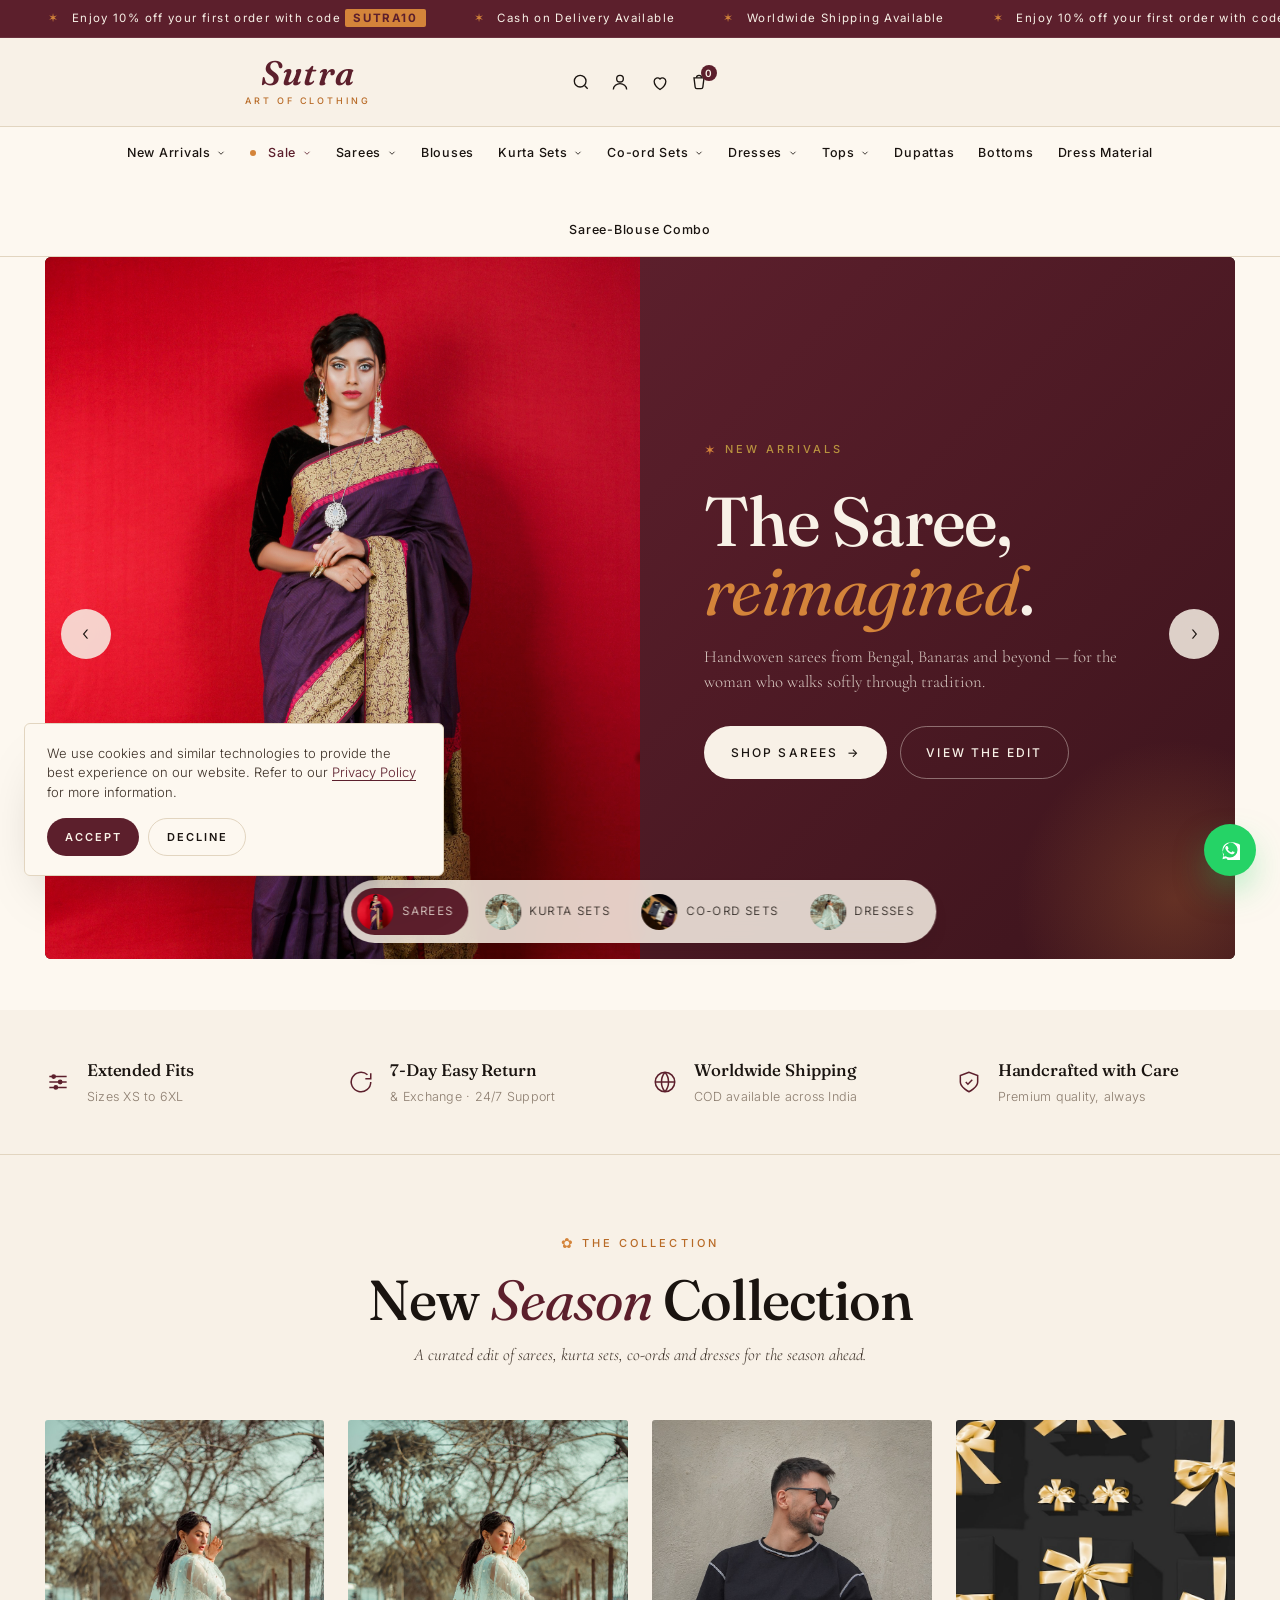
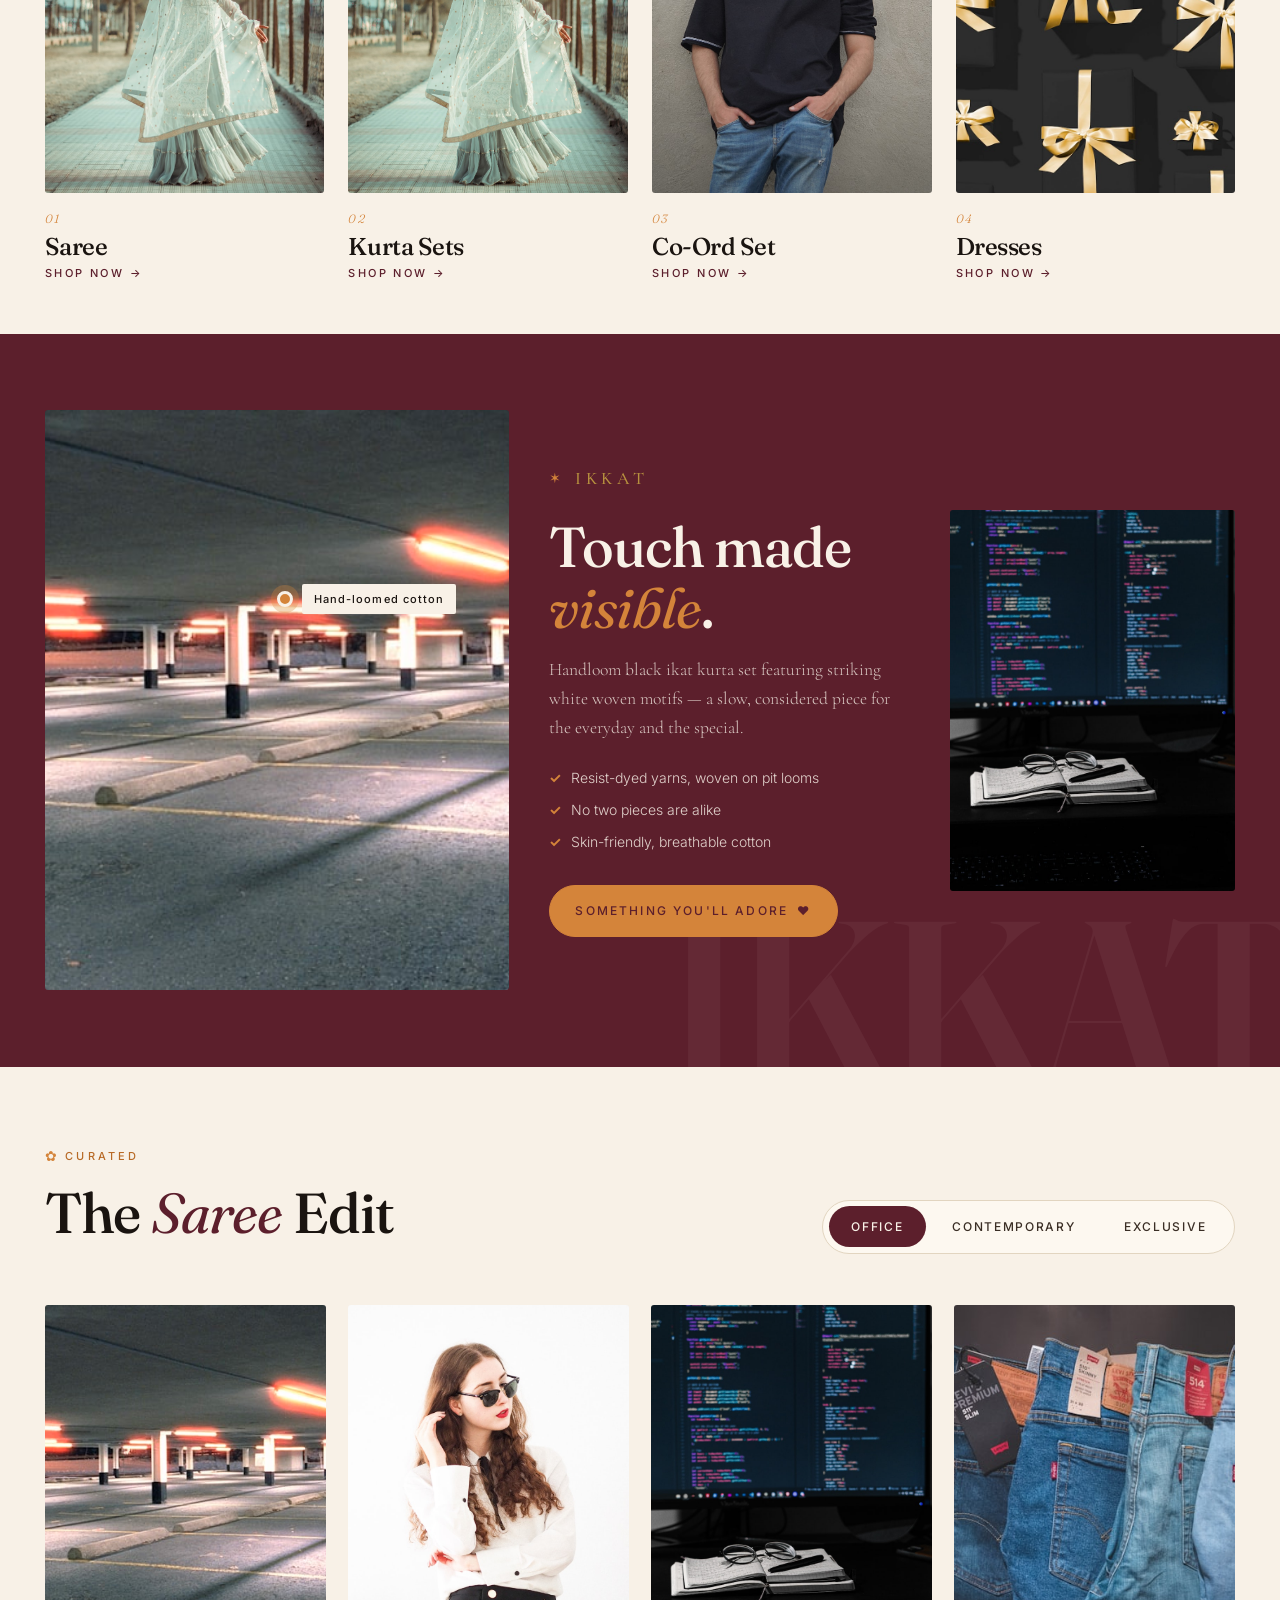
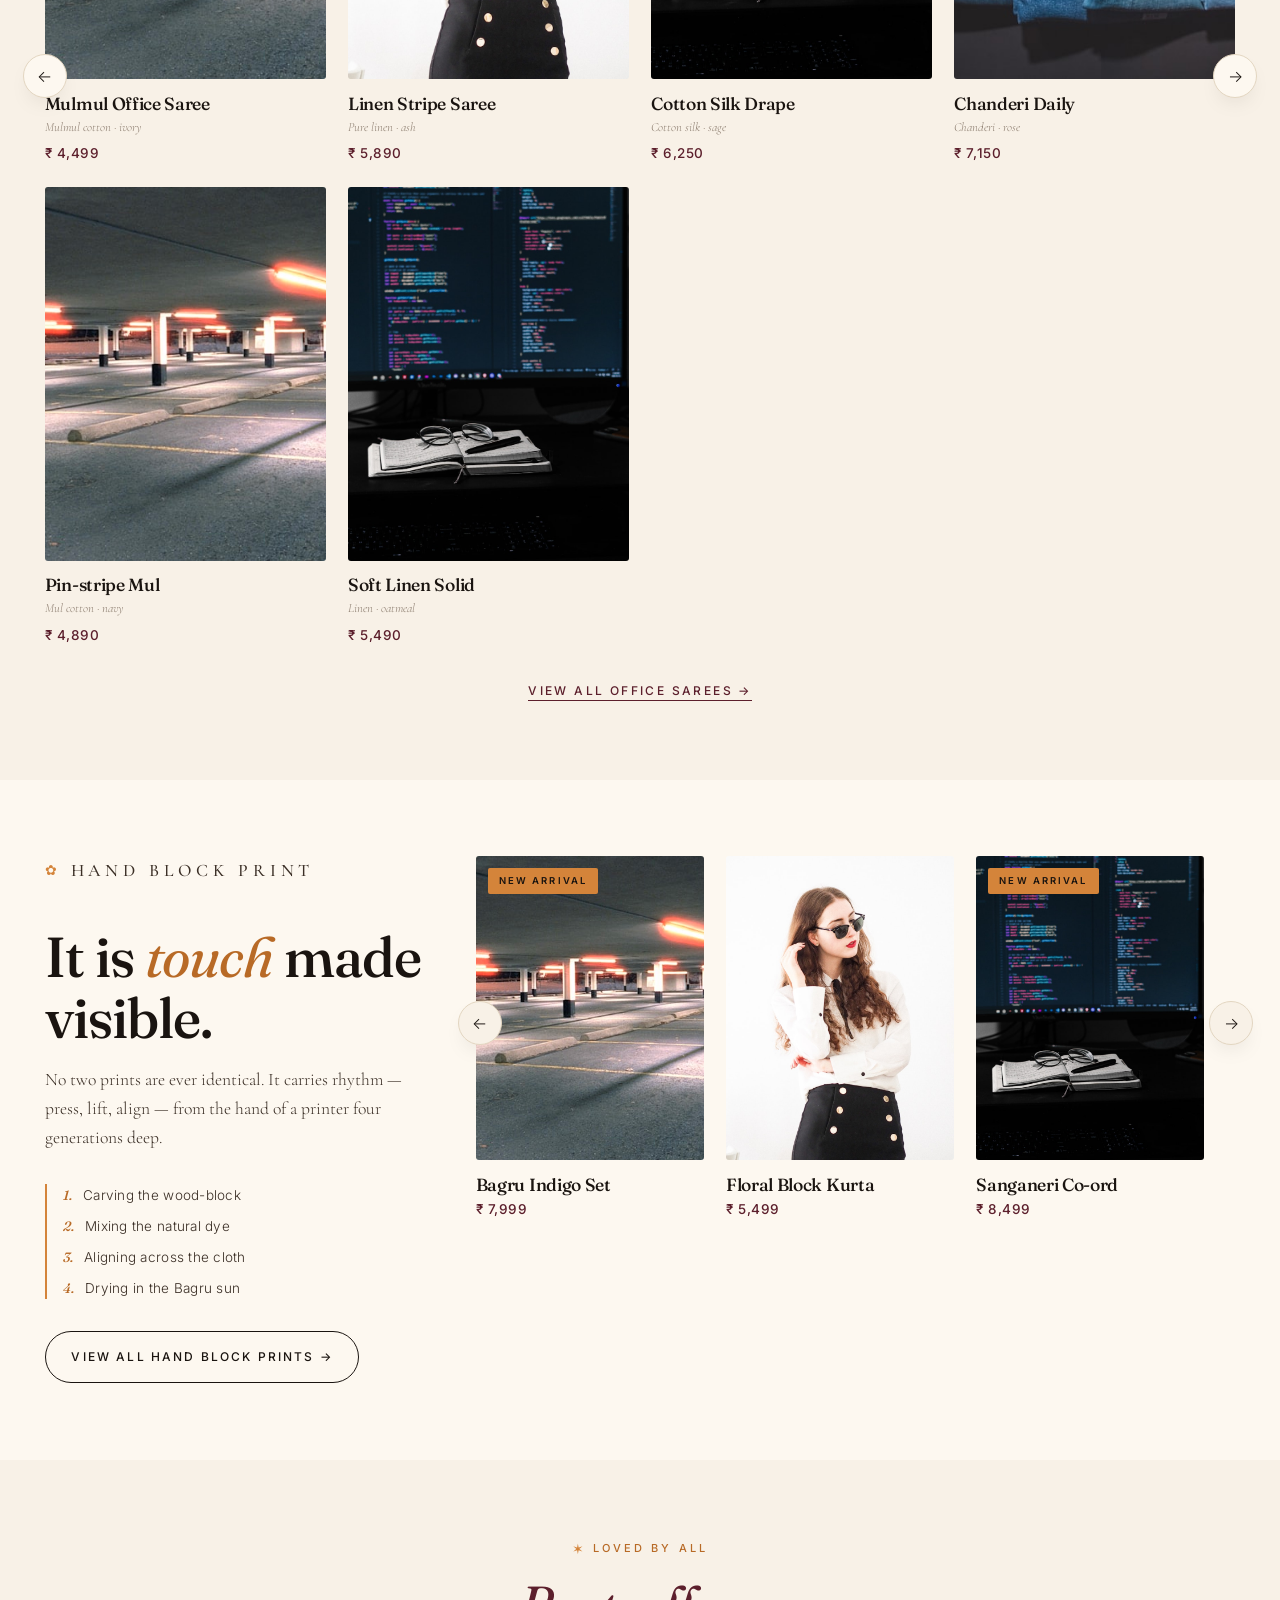
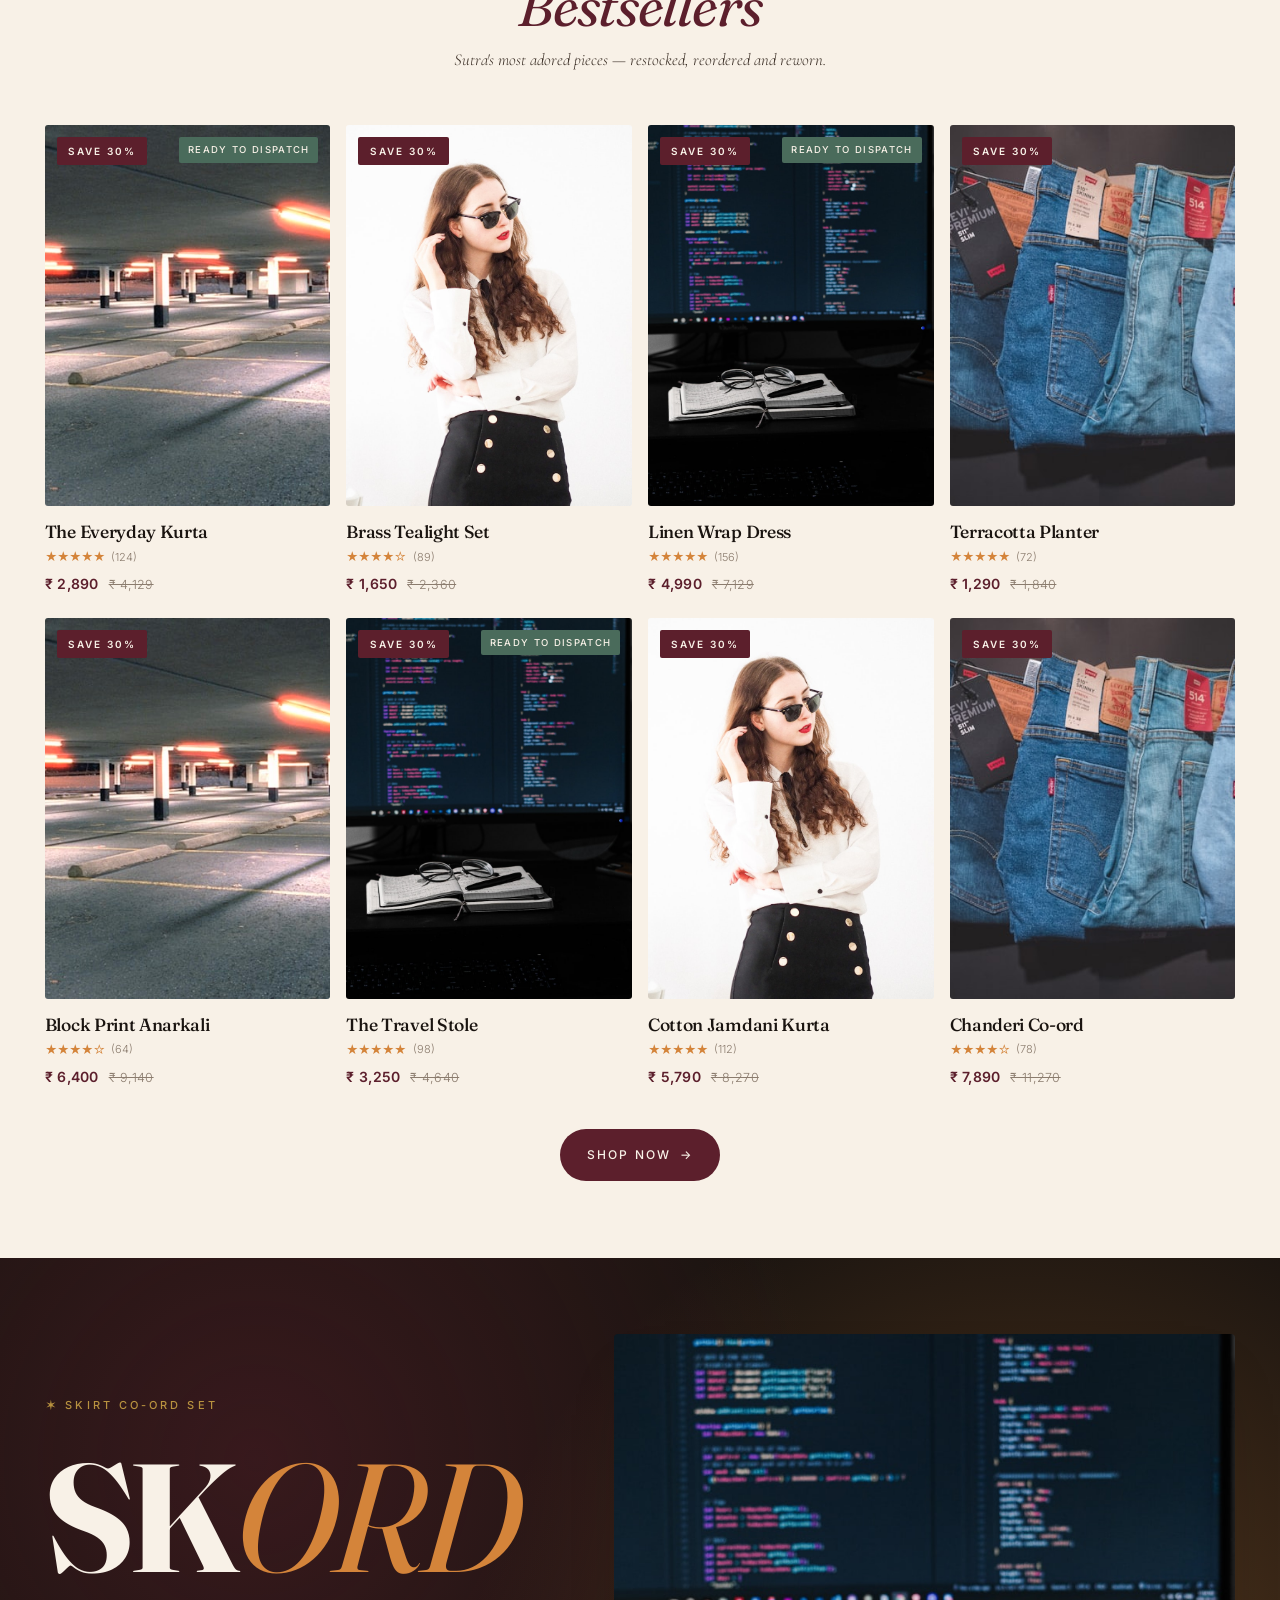
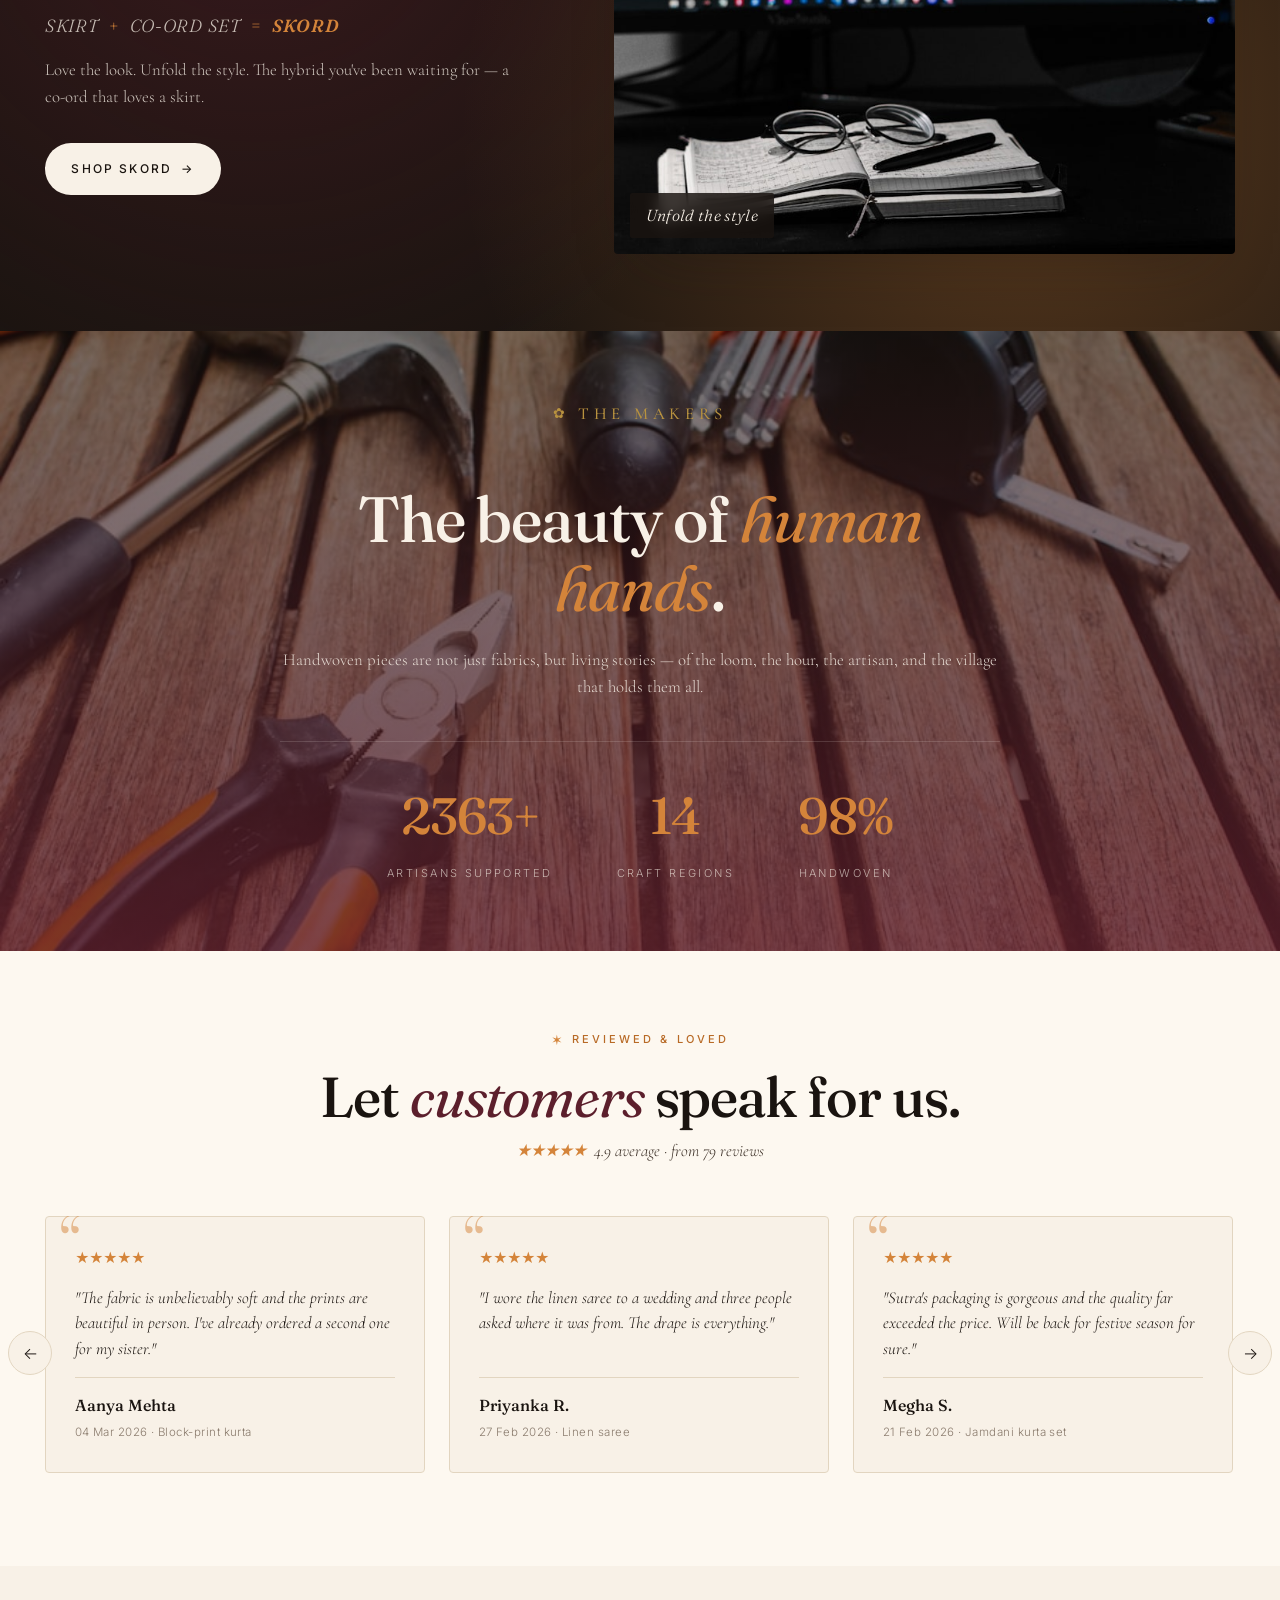
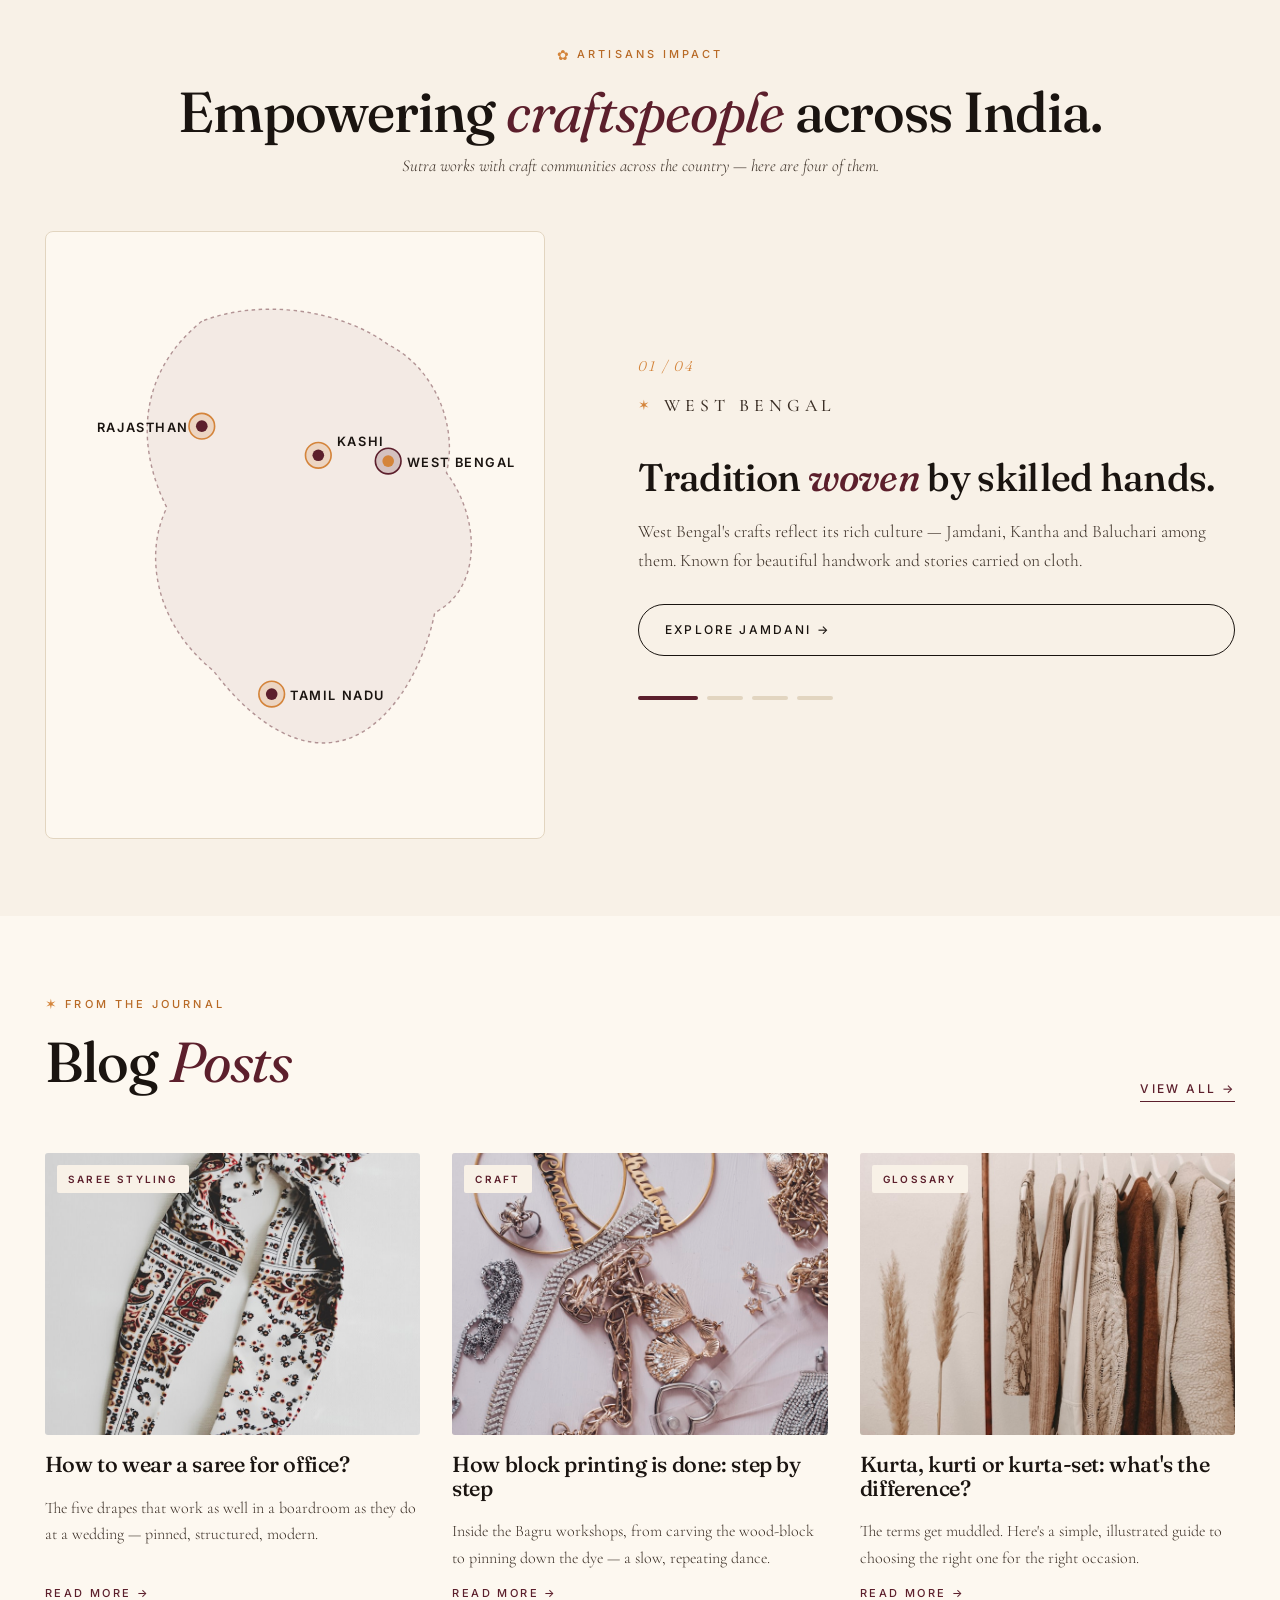
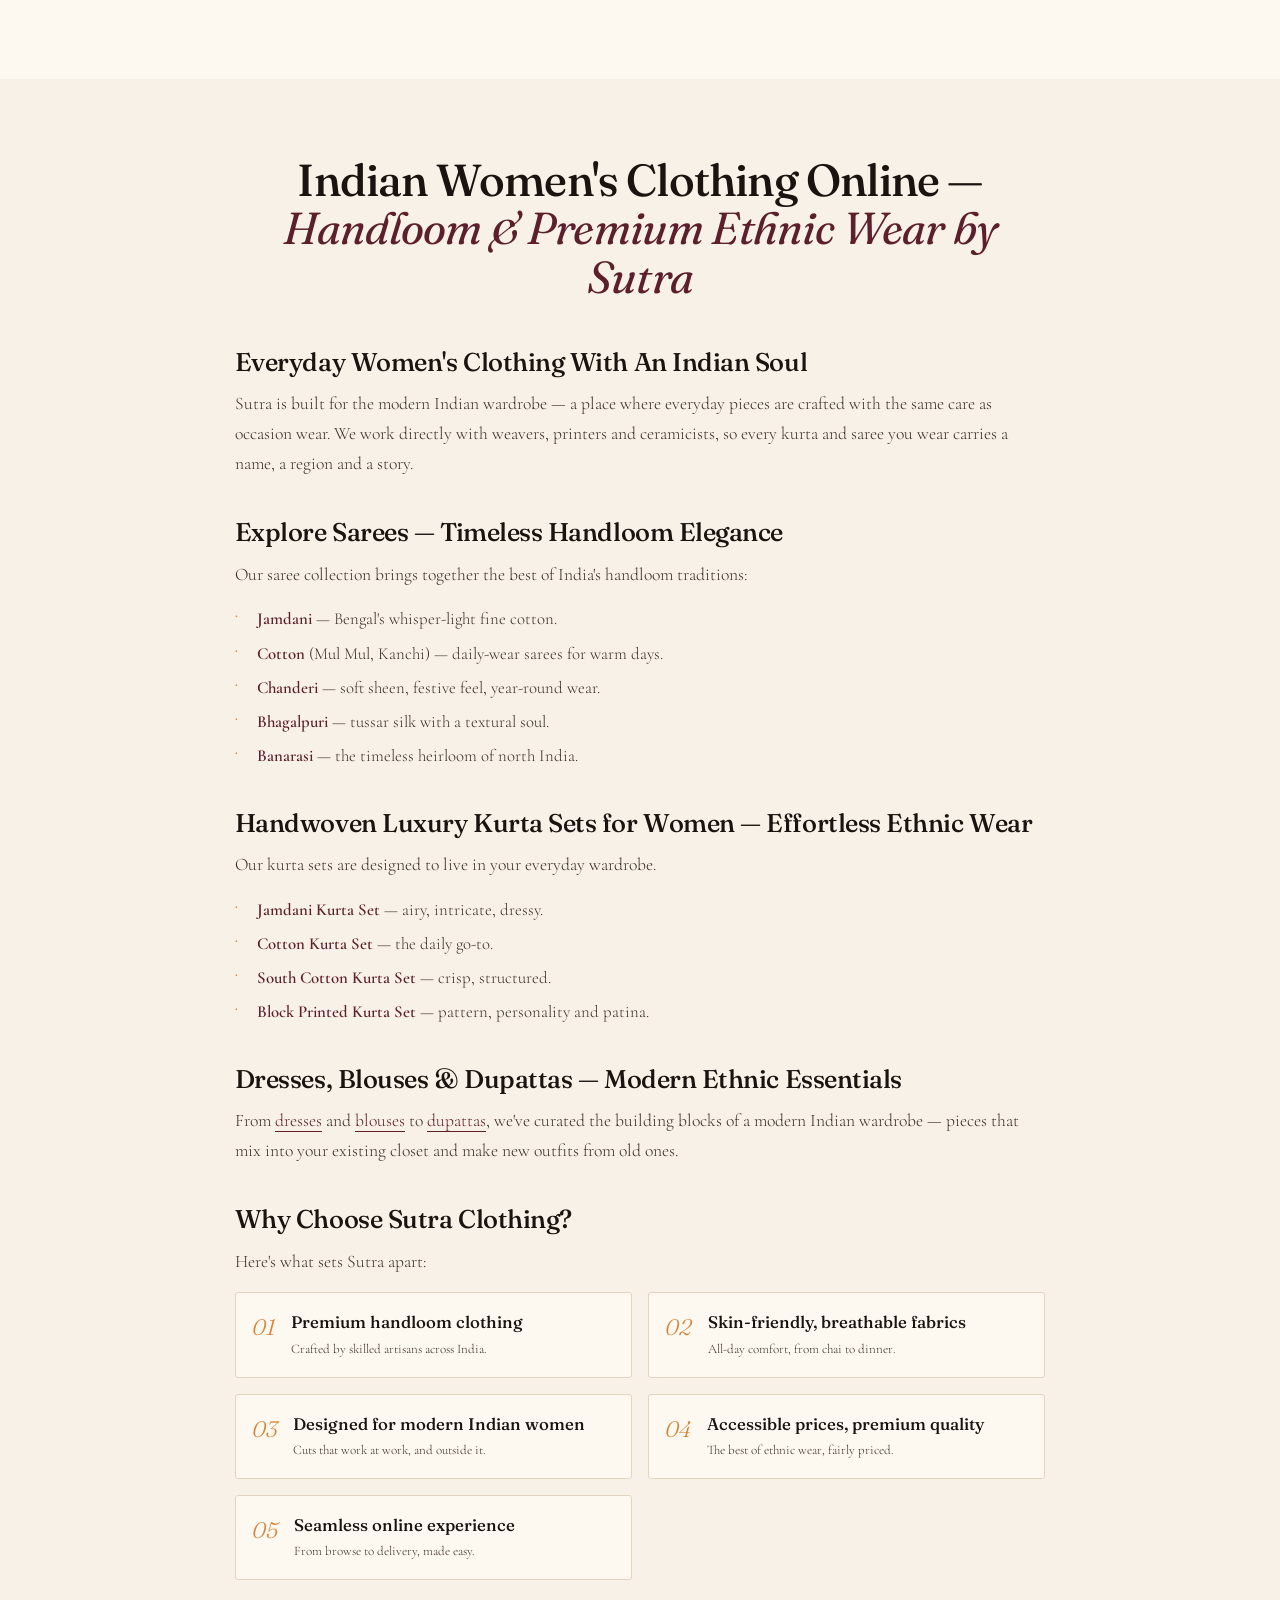
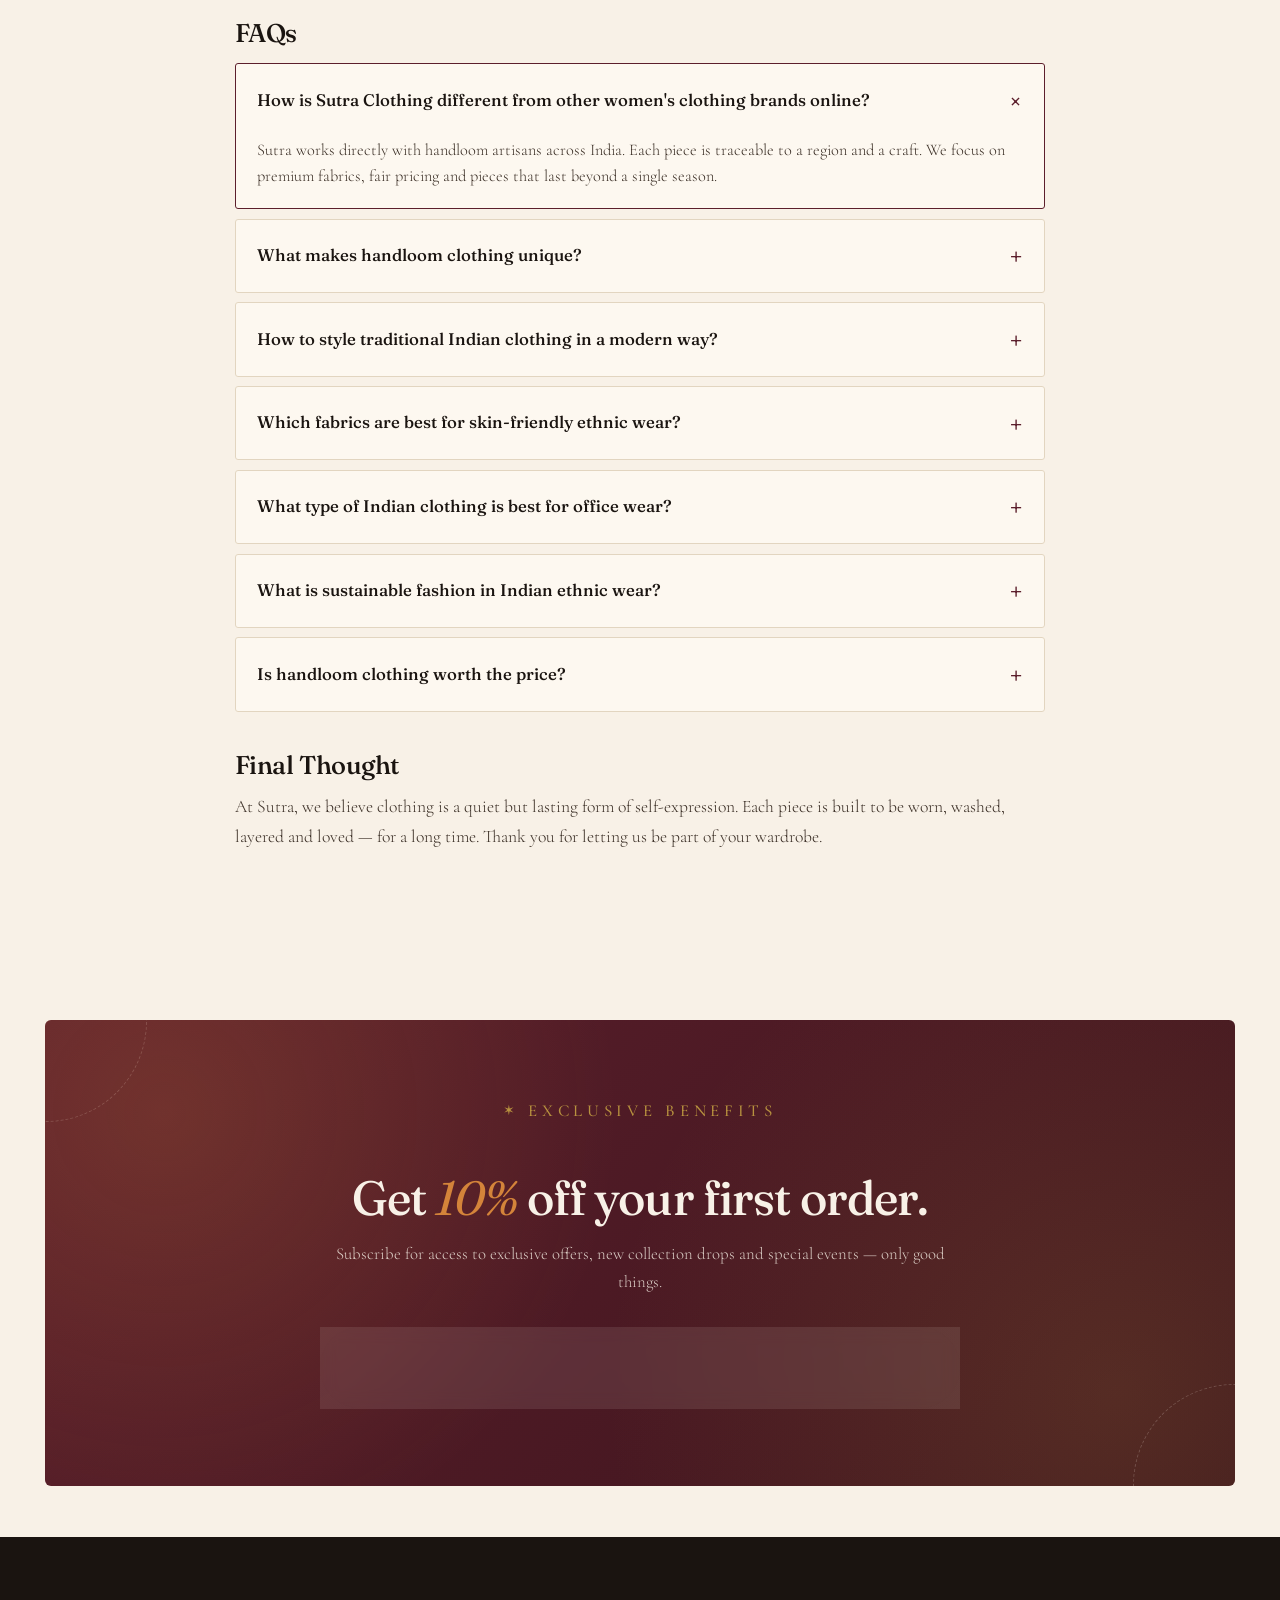
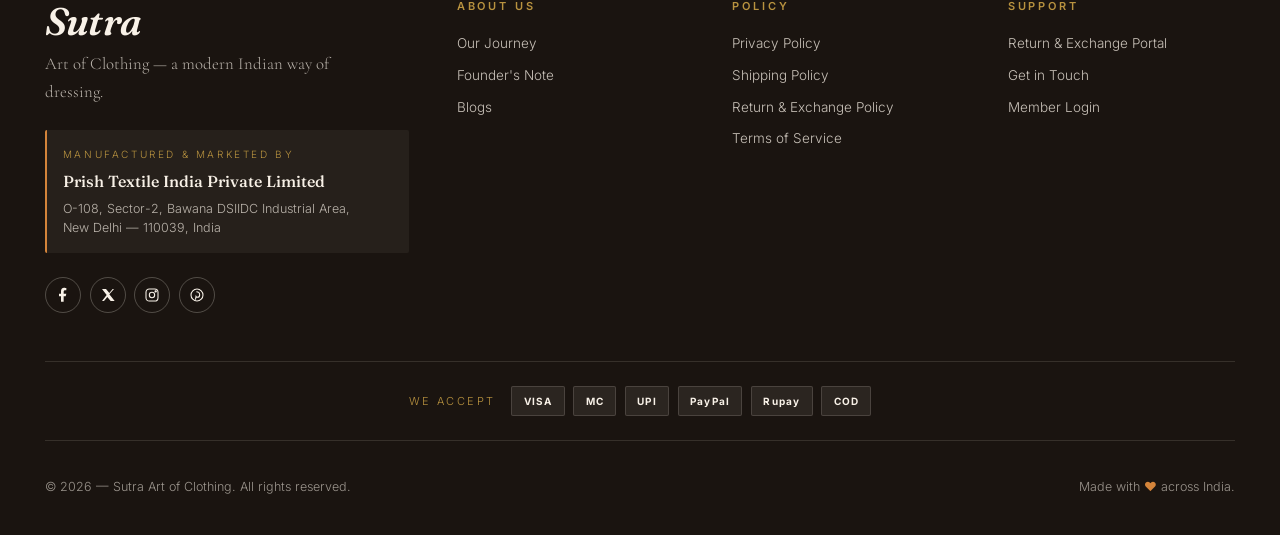
<file: v3/index.html>
<!DOCTYPE html>
<html lang="en">
<head>
  <meta charset="UTF-8" />
  <meta name="viewport" content="width=device-width, initial-scale=1.0" />
  <title>Sutra — Art of Clothing | Edition III</title>
  <meta name="description" content="Sutra — handloom & premium ethnic wear for modern Indian women. Sarees, kurta sets, dresses, blouses and more, crafted by artisans across India." />
  <link rel="preconnect" href="https://fonts.googleapis.com" />
  <link rel="preconnect" href="https://fonts.gstatic.com" crossorigin />
  <link href="https://fonts.googleapis.com/css2?family=Cormorant+Garamond:ital,wght@0,400;0,500;0,600;0,700;1,400;1,500&family=Fraunces:ital,opsz,wght@0,9..144,400;0,9..144,500;0,9..144,600;0,9..144,700;1,9..144,400;1,9..144,500&family=Inter:wght@300;400;500;600;700&display=swap" rel="stylesheet" />
  <link rel="stylesheet" href="assets/css/styles.css" />
</head>
<body>

  <!-- ===== Announcement bar ===== -->
  <div class="anno">
    <div class="anno-track">
      <span><i>&#10038;</i> Enjoy 10% off your first order with code <strong>SUTRA10</strong></span>
      <span><i>&#10038;</i> Cash on Delivery Available</span>
      <span><i>&#10038;</i> Worldwide Shipping Available</span>
      <span><i>&#10038;</i> Enjoy 10% off your first order with code <strong>SUTRA10</strong></span>
      <span><i>&#10038;</i> Cash on Delivery Available</span>
      <span><i>&#10038;</i> Worldwide Shipping Available</span>
    </div>
  </div>

  <!-- ===== Header ===== -->
  <header class="top" id="topNav">
    <div class="top-row">
      <button class="t-burger" aria-label="Open menu">
        <span></span><span></span><span></span>
      </button>

      <a href="#" class="t-logo">
        <span class="t-mark">Sutra</span>
        <span class="t-tag">Art of Clothing</span>
      </a>

      <div class="t-actions">
        <button aria-label="Search" class="t-search-btn">
          <svg viewBox="0 0 24 24" width="20" height="20" fill="none" stroke="currentColor" stroke-width="1.6"><circle cx="11" cy="11" r="7"/><path d="m20 20-3.5-3.5"/></svg>
        </button>
        <a href="#" aria-label="Account">
          <svg viewBox="0 0 24 24" width="20" height="20" fill="none" stroke="currentColor" stroke-width="1.6"><circle cx="12" cy="8" r="4"/><path d="M4 21c0-4 4-7 8-7s8 3 8 7"/></svg>
        </a>
        <a href="#" aria-label="Wishlist">
          <svg viewBox="0 0 24 24" width="20" height="20" fill="none" stroke="currentColor" stroke-width="1.6"><path d="M12 21s-7-4.5-7-10a4 4 0 0 1 7-2.6A4 4 0 0 1 19 11c0 5.5-7 10-7 10z"/></svg>
        </a>
        <a href="#" class="t-bag" aria-label="Bag">
          <svg viewBox="0 0 24 24" width="20" height="20" fill="none" stroke="currentColor" stroke-width="1.6"><path d="M6 7h12l-1.4 11.2A2 2 0 0 1 14.6 20H9.4a2 2 0 0 1-2-1.8L6 7z"/><path d="M9 7a3 3 0 0 1 6 0"/></svg>
          <em>0</em>
        </a>
      </div>
    </div>

    <nav class="t-nav" aria-label="Primary">
      <ul>
        <li class="has-mega">
          <a href="#">New Arrivals <svg viewBox="0 0 24 24" width="10" height="10" fill="none" stroke="currentColor" stroke-width="2"><path d="m6 9 6 6 6-6"/></svg></a>
          <div class="mega">
            <div class="mega-col">
              <h5>Categories</h5>
              <a href="#">Sarees</a>
              <a href="#">Kurta Sets</a>
              <a href="#">Dresses</a>
              <a href="#">Co-ord Sets</a>
              <a href="#">Blouses</a>
            </div>
            <div class="mega-feature" style="background-image:url('../assets/images/hero-1.jpg')">
              <span>Just landed</span>
              <strong>The Narmada Edit</strong>
            </div>
          </div>
        </li>
        <li class="has-mega sale-link">
          <a href="#">Sale <svg viewBox="0 0 24 24" width="10" height="10" fill="none" stroke="currentColor" stroke-width="2"><path d="m6 9 6 6 6-6"/></svg></a>
          <div class="mega small">
            <div class="mega-col">
              <h5>Discounts</h5>
              <a href="#">Exclusive 30% Off</a>
              <a href="#">Bestseller 30% Off</a>
            </div>
          </div>
        </li>
        <li class="has-mega">
          <a href="#">Sarees <svg viewBox="0 0 24 24" width="10" height="10" fill="none" stroke="currentColor" stroke-width="2"><path d="m6 9 6 6 6-6"/></svg></a>
          <div class="mega wide">
            <div class="mega-col">
              <h5>All</h5>
              <a href="#">All Sarees</a>
            </div>
            <div class="mega-col">
              <h5>By Craft</h5>
              <a href="#">Banarasi</a>
              <a href="#">Bengal Handloom</a>
              <a href="#">Bhagalpuri Silk</a>
              <a href="#">Chanderi</a>
              <a href="#">Jamdani</a>
              <a href="#">Kanchi Cotton</a>
            </div>
            <div class="mega-col">
              <h5>By Fabric</h5>
              <a href="#">Pure Cotton</a>
              <a href="#">Pure Silk</a>
              <a href="#">Mulmul</a>
              <a href="#">Cotton Silk</a>
              <a href="#">Linen</a>
            </div>
            <div class="mega-col">
              <h5>By Colour</h5>
              <div class="swatch-row">
                <a href="#" style="--c:#2e6b46" title="Green"></a>
                <a href="#" style="--c:#9a2c2c" title="Red"></a>
                <a href="#" style="--c:#c87090" title="Pink"></a>
                <a href="#" style="--c:#d9a541" title="Yellow"></a>
                <a href="#" style="--c:#1d4373" title="Blue"></a>
                <a href="#" style="--c:#d36b35" title="Orange"></a>
                <a href="#" style="--c:#f1ead8" title="White"></a>
                <a href="#" style="--c:#1a1410" title="Black"></a>
              </div>
            </div>
          </div>
        </li>
        <li><a href="#">Blouses</a></li>
        <li class="has-mega">
          <a href="#">Kurta Sets <svg viewBox="0 0 24 24" width="10" height="10" fill="none" stroke="currentColor" stroke-width="2"><path d="m6 9 6 6 6-6"/></svg></a>
          <div class="mega small">
            <div class="mega-col">
              <h5>Shop</h5>
              <a href="#">All</a>
              <a href="#">Jamdani</a>
              <a href="#">Block Print</a>
              <a href="#">South Cotton</a>
              <a href="#">Ikkat</a>
              <a href="#">Banarasi</a>
              <a href="#">Chanderi</a>
            </div>
          </div>
        </li>
        <li class="has-mega">
          <a href="#">Co-ord Sets <svg viewBox="0 0 24 24" width="10" height="10" fill="none" stroke="currentColor" stroke-width="2"><path d="m6 9 6 6 6-6"/></svg></a>
          <div class="mega small">
            <div class="mega-col">
              <h5>Shop</h5>
              <a href="#">All</a>
              <a href="#">South Cotton</a>
              <a href="#">Jamdani</a>
              <a href="#">Ikkat</a>
              <a href="#">Block Print</a>
            </div>
          </div>
        </li>
        <li class="has-mega">
          <a href="#">Dresses <svg viewBox="0 0 24 24" width="10" height="10" fill="none" stroke="currentColor" stroke-width="2"><path d="m6 9 6 6 6-6"/></svg></a>
          <div class="mega small">
            <div class="mega-col">
              <h5>Shop</h5>
              <a href="#">All</a>
              <a href="#">South Cotton</a>
              <a href="#">Ikkat</a>
              <a href="#">Block Print</a>
              <a href="#">Chanderi</a>
              <a href="#">Jamdani</a>
            </div>
          </div>
        </li>
        <li class="has-mega">
          <a href="#">Tops <svg viewBox="0 0 24 24" width="10" height="10" fill="none" stroke="currentColor" stroke-width="2"><path d="m6 9 6 6 6-6"/></svg></a>
          <div class="mega small">
            <div class="mega-col">
              <h5>Shop</h5>
              <a href="#">Short Top</a>
              <a href="#">Long Kurta</a>
            </div>
          </div>
        </li>
        <li><a href="#">Dupattas</a></li>
        <li><a href="#">Bottoms</a></li>
        <li><a href="#">Dress Material</a></li>
        <li><a href="#">Saree-Blouse Combo</a></li>
      </ul>
    </nav>
  </header>

  <!-- Search overlay -->
  <div class="search-ov" id="searchOv" aria-hidden="true">
    <button class="search-close" aria-label="Close search">&times;</button>
    <div class="search-inner">
      <p class="search-kicker">Find your weave</p>
      <input type="search" placeholder="Search sarees, kurtas, weaves..." autocomplete="off"/>
      <div class="search-sug">
        <span>Popular:</span>
        <a href="#">Jamdani</a><a href="#">Block print</a><a href="#">Banarasi</a><a href="#">Co-ord set</a><a href="#">Linen saree</a>
      </div>
    </div>
  </div>

  <!-- ===== HERO carousel ===== -->
  <section class="hero3">
    <div class="hero3-slides" id="hero3Slides">
      <article class="h3-slide is-active">
        <div class="h3-img" style="background-image:url('../assets/images/hero-1.jpg')"></div>
        <div class="h3-content">
          <p class="kicker"><i>&#10038;</i> New Arrivals</p>
          <h1>The Saree, <em>reimagined</em>.</h1>
          <p class="lede">Handwoven sarees from Bengal, Banaras and beyond &mdash; for the woman who walks softly through tradition.</p>
          <div class="h3-ctas">
            <a href="#" class="btn3 btn3-dark">Shop Sarees <span>&rarr;</span></a>
            <a href="#" class="btn3 btn3-line">View the edit</a>
          </div>
        </div>
      </article>
      <article class="h3-slide">
        <div class="h3-img" style="background-image:url('../assets/images/hero-2.jpg')"></div>
        <div class="h3-content">
          <p class="kicker"><i>&#10038;</i> Jamdani</p>
          <h1>Kurta Sets, <em>woven slow</em>.</h1>
          <p class="lede">Mul cotton, jamdani motifs and easy tailoring &mdash; effortless for desk, dinner and everything between.</p>
          <div class="h3-ctas">
            <a href="#" class="btn3 btn3-dark">Shop Kurta Sets <span>&rarr;</span></a>
            <a href="#" class="btn3 btn3-line">View the edit</a>
          </div>
        </div>
      </article>
      <article class="h3-slide">
        <div class="h3-img" style="background-image:url('../assets/images/hero-3.jpg')"></div>
        <div class="h3-content">
          <p class="kicker"><i>&#10038;</i> Co-ord Sets</p>
          <h1>Two pieces, <em>one mood</em>.</h1>
          <p class="lede">Block-print and ikkat co-ords for the days you want to dress in a single thought.</p>
          <div class="h3-ctas">
            <a href="#" class="btn3 btn3-dark">Shop Co-ords <span>&rarr;</span></a>
            <a href="#" class="btn3 btn3-line">View the edit</a>
          </div>
        </div>
      </article>
      <article class="h3-slide">
        <div class="h3-img" style="background-image:url('../assets/images/cat-women.jpg')"></div>
        <div class="h3-content">
          <p class="kicker"><i>&#10038;</i> Dresses</p>
          <h1>Dresses, <em>with a soul</em>.</h1>
          <p class="lede">Cotton, chanderi and jamdani dresses cut for movement, mornings and the in-between.</p>
          <div class="h3-ctas">
            <a href="#" class="btn3 btn3-dark">Shop Dresses <span>&rarr;</span></a>
            <a href="#" class="btn3 btn3-line">View the edit</a>
          </div>
        </div>
      </article>
    </div>

    <button class="h3-nav prev" aria-label="Previous">&#8249;</button>
    <button class="h3-nav next" aria-label="Next">&#8250;</button>

    <div class="h3-thumbs" id="hero3Thumbs">
      <button data-i="0" class="is-active"><img src="../assets/images/hero-1.jpg" alt=""/><span>Sarees</span></button>
      <button data-i="1"><img src="../assets/images/hero-2.jpg" alt=""/><span>Kurta Sets</span></button>
      <button data-i="2"><img src="../assets/images/hero-3.jpg" alt=""/><span>Co-ord Sets</span></button>
      <button data-i="3"><img src="../assets/images/cat-women.jpg" alt=""/><span>Dresses</span></button>
    </div>
  </section>

  <!-- ===== Trust indicators ===== -->
  <section class="trust3">
    <div class="t3-item">
      <svg viewBox="0 0 24 24" width="26" height="26" fill="none" stroke="currentColor" stroke-width="1.4"><path d="M4 7h16M4 12h16M4 17h16"/><circle cx="8" cy="7" r="1.5" fill="currentColor"/><circle cx="14" cy="12" r="1.5" fill="currentColor"/><circle cx="10" cy="17" r="1.5" fill="currentColor"/></svg>
      <div><strong>Extended Fits</strong><span>Sizes XS to 6XL</span></div>
    </div>
    <div class="t3-item">
      <svg viewBox="0 0 24 24" width="26" height="26" fill="none" stroke="currentColor" stroke-width="1.4"><path d="M21 12a9 9 0 1 1-3-6.7"/><path d="M21 4v5h-5"/></svg>
      <div><strong>7-Day Easy Return</strong><span>&amp; Exchange &middot; 24/7 Support</span></div>
    </div>
    <div class="t3-item">
      <svg viewBox="0 0 24 24" width="26" height="26" fill="none" stroke="currentColor" stroke-width="1.4"><circle cx="12" cy="12" r="9"/><path d="M3 12h18M12 3a14 14 0 0 1 0 18M12 3a14 14 0 0 0 0 18"/></svg>
      <div><strong>Worldwide Shipping</strong><span>COD available across India</span></div>
    </div>
    <div class="t3-item">
      <svg viewBox="0 0 24 24" width="26" height="26" fill="none" stroke="currentColor" stroke-width="1.4"><path d="M12 3 4 6v6c0 5 8 9 8 9s8-4 8-9V6l-8-3z"/><path d="m9 12 2 2 4-4"/></svg>
      <div><strong>Handcrafted with Care</strong><span>Premium quality, always</span></div>
    </div>
  </section>

  <!-- ===== New Season Collection ===== -->
  <section class="nseason">
    <header class="s-head">
      <p class="kicker"><i>&#10047;</i> The Collection</p>
      <h2>New <em>Season</em> Collection</h2>
      <p class="s-sub">A curated edit of sarees, kurta sets, co-ords and dresses for the season ahead.</p>
    </header>
    <div class="ns-grid">
      <a href="#" class="ns-card">
        <div class="ns-img"><img src="../assets/images/cat-women.jpg" alt="Saree" loading="lazy"/></div>
        <div class="ns-info">
          <span class="ns-num">01</span>
          <h3>Saree</h3>
          <span class="ns-cta">Shop now &rarr;</span>
        </div>
      </a>
      <a href="#" class="ns-card">
        <div class="ns-img"><img src="../assets/images/hero-2.jpg" alt="Kurta Sets" loading="lazy"/></div>
        <div class="ns-info">
          <span class="ns-num">02</span>
          <h3>Kurta Sets</h3>
          <span class="ns-cta">Shop now &rarr;</span>
        </div>
      </a>
      <a href="#" class="ns-card">
        <div class="ns-img"><img src="../assets/images/cat-men.jpg" alt="Co-Ord Set" loading="lazy"/></div>
        <div class="ns-info">
          <span class="ns-num">03</span>
          <h3>Co-Ord Set</h3>
          <span class="ns-cta">Shop now &rarr;</span>
        </div>
      </a>
      <a href="#" class="ns-card">
        <div class="ns-img"><img src="../assets/images/cat-gift.jpg" alt="Dresses" loading="lazy"/></div>
        <div class="ns-info">
          <span class="ns-num">04</span>
          <h3>Dresses</h3>
          <span class="ns-cta">Shop now &rarr;</span>
        </div>
      </a>
    </div>
  </section>

  <!-- ===== Ikkat Spotlight ===== -->
  <section class="ikkat">
    <div class="ik-grid">
      <figure class="ik-img big">
        <img src="../assets/images/prod-1.jpg" alt="Ikkat kurta set" loading="lazy"/>
        <span class="ik-dot" data-info="Hand-loomed cotton, black + ivory motif">
          <i></i>
          <em>Hand-loomed cotton</em>
        </span>
      </figure>
      <div class="ik-text">
        <p class="kicker"><i>&#10038;</i> Ikkat</p>
        <h2>Touch made <em>visible</em>.</h2>
        <p>Handloom black ikat kurta set featuring striking white woven motifs &mdash; a slow, considered piece for the everyday and the special.</p>
        <ul class="ik-bullets">
          <li><span>&#10003;</span> Resist-dyed yarns, woven on pit looms</li>
          <li><span>&#10003;</span> No two pieces are alike</li>
          <li><span>&#10003;</span> Skin-friendly, breathable cotton</li>
        </ul>
        <a href="#" class="btn3 btn3-dark">Something you'll adore <span>&hearts;</span></a>
      </div>
      <figure class="ik-img sm">
        <img src="../assets/images/prod-3.jpg" alt="Ikkat detail" loading="lazy"/>
      </figure>
    </div>
  </section>

  <!-- ===== Saree Edit — tabbed ===== -->
  <section class="sedit">
    <header class="s-head with-tabs">
      <div>
        <p class="kicker"><i>&#10047;</i> Curated</p>
        <h2>The <em>Saree</em> Edit</h2>
      </div>
      <div class="se-tabs" role="tablist">
        <button class="is-active" data-tab="office" role="tab">Office</button>
        <button data-tab="contemporary" role="tab">Contemporary</button>
        <button data-tab="exclusive" role="tab">Exclusive</button>
      </div>
    </header>

    <div class="se-panels">
      <!-- Office -->
      <div class="se-panel is-active" data-panel="office">
        <button class="se-arrow prev" aria-label="Previous">&larr;</button>
        <button class="se-arrow next" aria-label="Next">&rarr;</button>
        <div class="se-rail">
          <article class="p-card"><a href="#" class="p-img"><img src="../assets/images/prod-1.jpg" alt="" loading="lazy"/><span class="p-quick">Add to cart</span></a><h4>Mulmul Office Saree</h4><p class="p-meta">Mulmul cotton &middot; ivory</p><p class="p-price">&#8377; 4,499</p></article>
          <article class="p-card"><a href="#" class="p-img"><img src="../assets/images/prod-2.jpg" alt="" loading="lazy"/><span class="p-quick">Add to cart</span></a><h4>Linen Stripe Saree</h4><p class="p-meta">Pure linen &middot; ash</p><p class="p-price">&#8377; 5,890</p></article>
          <article class="p-card"><a href="#" class="p-img"><img src="../assets/images/prod-3.jpg" alt="" loading="lazy"/><span class="p-quick">Add to cart</span></a><h4>Cotton Silk Drape</h4><p class="p-meta">Cotton silk &middot; sage</p><p class="p-price">&#8377; 6,250</p></article>
          <article class="p-card"><a href="#" class="p-img"><img src="../assets/images/prod-4.jpg" alt="" loading="lazy"/><span class="p-quick">Add to cart</span></a><h4>Chanderi Daily</h4><p class="p-meta">Chanderi &middot; rose</p><p class="p-price">&#8377; 7,150</p></article>
          <article class="p-card"><a href="#" class="p-img"><img src="../assets/images/prod-1.jpg" alt="" loading="lazy"/><span class="p-quick">Add to cart</span></a><h4>Pin-stripe Mul</h4><p class="p-meta">Mul cotton &middot; navy</p><p class="p-price">&#8377; 4,890</p></article>
          <article class="p-card"><a href="#" class="p-img"><img src="../assets/images/prod-3.jpg" alt="" loading="lazy"/><span class="p-quick">Add to cart</span></a><h4>Soft Linen Solid</h4><p class="p-meta">Linen &middot; oatmeal</p><p class="p-price">&#8377; 5,490</p></article>
        </div>
        <div class="se-foot"><a href="#" class="t-link">View all office sarees &rarr;</a></div>
      </div>

      <!-- Contemporary -->
      <div class="se-panel" data-panel="contemporary">
        <button class="se-arrow prev" aria-label="Previous">&larr;</button>
        <button class="se-arrow next" aria-label="Next">&rarr;</button>
        <div class="se-rail">
          <article class="p-card"><a href="#" class="p-img"><img src="../assets/images/prod-2.jpg" alt="" loading="lazy"/><span class="p-quick">Add to cart</span></a><h4>Indigo Wrap Saree</h4><p class="p-meta">Cotton silk &middot; indigo</p><p class="p-price">&#8377; 6,750</p></article>
          <article class="p-card"><a href="#" class="p-img"><img src="../assets/images/prod-4.jpg" alt="" loading="lazy"/><span class="p-quick">Add to cart</span></a><h4>Modern Bandhej</h4><p class="p-meta">Modal &middot; ochre</p><p class="p-price">&#8377; 8,250</p></article>
          <article class="p-card"><a href="#" class="p-img"><img src="../assets/images/prod-3.jpg" alt="" loading="lazy"/><span class="p-quick">Add to cart</span></a><h4>Stripes &amp; Sun</h4><p class="p-meta">Cotton &middot; marigold</p><p class="p-price">&#8377; 5,990</p></article>
          <article class="p-card"><a href="#" class="p-img"><img src="../assets/images/prod-1.jpg" alt="" loading="lazy"/><span class="p-quick">Add to cart</span></a><h4>The Slip Saree</h4><p class="p-meta">Modal silk &middot; pearl</p><p class="p-price">&#8377; 7,890</p></article>
          <article class="p-card"><a href="#" class="p-img"><img src="../assets/images/prod-2.jpg" alt="" loading="lazy"/><span class="p-quick">Add to cart</span></a><h4>Block Print Cotton</h4><p class="p-meta">Bagru cotton &middot; rust</p><p class="p-price">&#8377; 4,750</p></article>
          <article class="p-card"><a href="#" class="p-img"><img src="../assets/images/prod-4.jpg" alt="" loading="lazy"/><span class="p-quick">Add to cart</span></a><h4>Jamdani Light</h4><p class="p-meta">Jamdani &middot; cream</p><p class="p-price">&#8377; 9,250</p></article>
        </div>
        <div class="se-foot"><a href="#" class="t-link">View all contemporary sarees &rarr;</a></div>
      </div>

      <!-- Exclusive -->
      <div class="se-panel" data-panel="exclusive">
        <button class="se-arrow prev" aria-label="Previous">&larr;</button>
        <button class="se-arrow next" aria-label="Next">&rarr;</button>
        <div class="se-rail">
          <article class="p-card"><a href="#" class="p-img"><img src="../assets/images/prod-3.jpg" alt="" loading="lazy"/><span class="p-quick">Add to cart</span></a><h4>Banarasi Heirloom</h4><p class="p-meta">Pure silk &middot; deep red</p><p class="p-price">&#8377; 18,500</p></article>
          <article class="p-card"><a href="#" class="p-img"><img src="../assets/images/prod-1.jpg" alt="" loading="lazy"/><span class="p-quick">Add to cart</span></a><h4>Kanchipuram Gold</h4><p class="p-meta">Silk &middot; ivory + zari</p><p class="p-price">&#8377; 22,950</p></article>
          <article class="p-card"><a href="#" class="p-img"><img src="../assets/images/prod-4.jpg" alt="" loading="lazy"/><span class="p-quick">Add to cart</span></a><h4>Baluchari Story</h4><p class="p-meta">Silk &middot; wine</p><p class="p-price">&#8377; 16,750</p></article>
          <article class="p-card"><a href="#" class="p-img"><img src="../assets/images/prod-2.jpg" alt="" loading="lazy"/><span class="p-quick">Add to cart</span></a><h4>Tussar Festive</h4><p class="p-meta">Tussar silk &middot; emerald</p><p class="p-price">&#8377; 14,250</p></article>
          <article class="p-card"><a href="#" class="p-img"><img src="../assets/images/prod-3.jpg" alt="" loading="lazy"/><span class="p-quick">Add to cart</span></a><h4>Patola Edition</h4><p class="p-meta">Double ikat &middot; vermillion</p><p class="p-price">&#8377; 28,900</p></article>
          <article class="p-card"><a href="#" class="p-img"><img src="../assets/images/prod-1.jpg" alt="" loading="lazy"/><span class="p-quick">Add to cart</span></a><h4>Paithani Classic</h4><p class="p-meta">Silk &middot; peacock</p><p class="p-price">&#8377; 32,450</p></article>
        </div>
        <div class="se-foot"><a href="#" class="t-link">View all exclusive sarees &rarr;</a></div>
      </div>
    </div>
  </section>

  <!-- ===== Hand Block Print ===== -->
  <section class="hblock">
    <div class="hb-grid">
      <aside class="hb-aside">
        <p class="kicker"><i>&#10047;</i> Hand Block Print</p>
        <h2>It is <em>touch</em> made visible.</h2>
        <p>No two prints are ever identical. It carries rhythm &mdash; press, lift, align &mdash; from the hand of a printer four generations deep.</p>
        <ul class="hb-list">
          <li><strong>1.</strong> Carving the wood-block</li>
          <li><strong>2.</strong> Mixing the natural dye</li>
          <li><strong>3.</strong> Aligning across the cloth</li>
          <li><strong>4.</strong> Drying in the Bagru sun</li>
        </ul>
        <a href="#" class="btn3 btn3-line">View all hand block prints &rarr;</a>
      </aside>
      <div class="hb-rail-wrap">
        <button class="hb-arrow prev" aria-label="Previous">&larr;</button>
        <button class="hb-arrow next" aria-label="Next">&rarr;</button>
        <div class="hb-rail">
          <article class="p-card"><a href="#" class="p-img"><img src="../assets/images/prod-1.jpg" alt="" loading="lazy"/><span class="p-tag-new">New arrival</span><span class="p-quick">Add to cart</span></a><h4>Bagru Indigo Set</h4><p class="p-price">&#8377; 7,999</p></article>
          <article class="p-card"><a href="#" class="p-img"><img src="../assets/images/prod-2.jpg" alt="" loading="lazy"/><span class="p-quick">Add to cart</span></a><h4>Floral Block Kurta</h4><p class="p-price">&#8377; 5,499</p></article>
          <article class="p-card"><a href="#" class="p-img"><img src="../assets/images/prod-3.jpg" alt="" loading="lazy"/><span class="p-tag-new">New arrival</span><span class="p-quick">Add to cart</span></a><h4>Sanganeri Co-ord</h4><p class="p-price">&#8377; 8,499</p></article>
          <article class="p-card"><a href="#" class="p-img"><img src="../assets/images/prod-4.jpg" alt="" loading="lazy"/><span class="p-quick">Add to cart</span></a><h4>Ajrakh Stole</h4><p class="p-price">&#8377; 2,290</p></article>
          <article class="p-card"><a href="#" class="p-img"><img src="../assets/images/prod-1.jpg" alt="" loading="lazy"/><span class="p-quick">Add to cart</span></a><h4>Block Print Saree</h4><p class="p-price">&#8377; 6,790</p></article>
          <article class="p-card"><a href="#" class="p-img"><img src="../assets/images/prod-3.jpg" alt="" loading="lazy"/><span class="p-tag-new">New arrival</span><span class="p-quick">Add to cart</span></a><h4>Bagru Mul Dress</h4><p class="p-price">&#8377; 4,990</p></article>
        </div>
      </div>
    </div>
  </section>

  <!-- ===== Bestsellers ===== -->
  <section class="best3">
    <header class="s-head">
      <p class="kicker"><i>&#10038;</i> Loved by all</p>
      <h2><em>Bestsellers</em></h2>
      <p class="s-sub">Sutra's most adored pieces &mdash; restocked, reordered and reworn.</p>
    </header>

    <div class="best-grid">
      <article class="b-card">
        <div class="b-img">
          <img src="../assets/images/prod-1.jpg" alt="" loading="lazy"/>
          <span class="b-save">Save 30%</span>
          <span class="b-dispatch">Ready to dispatch</span>
          <button class="b-wish" aria-label="Wishlist">&#9825;</button>
          <button class="b-quick">Quick add &nbsp;+</button>
        </div>
        <div class="b-info">
          <h4>The Everyday Kurta</h4>
          <div class="b-rate"><span>&#9733;&#9733;&#9733;&#9733;&#9733;</span><em>(124)</em></div>
          <p class="b-price"><strong>&#8377; 2,890</strong> <s>&#8377; 4,129</s></p>
        </div>
      </article>
      <article class="b-card">
        <div class="b-img">
          <img src="../assets/images/prod-2.jpg" alt="" loading="lazy"/>
          <span class="b-save">Save 30%</span>
          <button class="b-wish" aria-label="Wishlist">&#9825;</button>
          <button class="b-quick">Quick add &nbsp;+</button>
        </div>
        <div class="b-info">
          <h4>Brass Tealight Set</h4>
          <div class="b-rate"><span>&#9733;&#9733;&#9733;&#9733;&#9734;</span><em>(89)</em></div>
          <p class="b-price"><strong>&#8377; 1,650</strong> <s>&#8377; 2,360</s></p>
        </div>
      </article>
      <article class="b-card">
        <div class="b-img">
          <img src="../assets/images/prod-3.jpg" alt="" loading="lazy"/>
          <span class="b-save">Save 30%</span>
          <span class="b-dispatch">Ready to dispatch</span>
          <button class="b-wish" aria-label="Wishlist">&#9825;</button>
          <button class="b-quick">Quick add &nbsp;+</button>
        </div>
        <div class="b-info">
          <h4>Linen Wrap Dress</h4>
          <div class="b-rate"><span>&#9733;&#9733;&#9733;&#9733;&#9733;</span><em>(156)</em></div>
          <p class="b-price"><strong>&#8377; 4,990</strong> <s>&#8377; 7,129</s></p>
        </div>
      </article>
      <article class="b-card">
        <div class="b-img">
          <img src="../assets/images/prod-4.jpg" alt="" loading="lazy"/>
          <span class="b-save">Save 30%</span>
          <button class="b-wish" aria-label="Wishlist">&#9825;</button>
          <button class="b-quick">Quick add &nbsp;+</button>
        </div>
        <div class="b-info">
          <h4>Terracotta Planter</h4>
          <div class="b-rate"><span>&#9733;&#9733;&#9733;&#9733;&#9733;</span><em>(72)</em></div>
          <p class="b-price"><strong>&#8377; 1,290</strong> <s>&#8377; 1,840</s></p>
        </div>
      </article>
      <article class="b-card">
        <div class="b-img">
          <img src="../assets/images/prod-1.jpg" alt="" loading="lazy"/>
          <span class="b-save">Save 30%</span>
          <button class="b-wish" aria-label="Wishlist">&#9825;</button>
          <button class="b-quick">Quick add &nbsp;+</button>
        </div>
        <div class="b-info">
          <h4>Block Print Anarkali</h4>
          <div class="b-rate"><span>&#9733;&#9733;&#9733;&#9733;&#9734;</span><em>(64)</em></div>
          <p class="b-price"><strong>&#8377; 6,400</strong> <s>&#8377; 9,140</s></p>
        </div>
      </article>
      <article class="b-card">
        <div class="b-img">
          <img src="../assets/images/prod-3.jpg" alt="" loading="lazy"/>
          <span class="b-save">Save 30%</span>
          <span class="b-dispatch">Ready to dispatch</span>
          <button class="b-wish" aria-label="Wishlist">&#9825;</button>
          <button class="b-quick">Quick add &nbsp;+</button>
        </div>
        <div class="b-info">
          <h4>The Travel Stole</h4>
          <div class="b-rate"><span>&#9733;&#9733;&#9733;&#9733;&#9733;</span><em>(98)</em></div>
          <p class="b-price"><strong>&#8377; 3,250</strong> <s>&#8377; 4,640</s></p>
        </div>
      </article>
      <article class="b-card">
        <div class="b-img">
          <img src="../assets/images/prod-2.jpg" alt="" loading="lazy"/>
          <span class="b-save">Save 30%</span>
          <button class="b-wish" aria-label="Wishlist">&#9825;</button>
          <button class="b-quick">Quick add &nbsp;+</button>
        </div>
        <div class="b-info">
          <h4>Cotton Jamdani Kurta</h4>
          <div class="b-rate"><span>&#9733;&#9733;&#9733;&#9733;&#9733;</span><em>(112)</em></div>
          <p class="b-price"><strong>&#8377; 5,790</strong> <s>&#8377; 8,270</s></p>
        </div>
      </article>
      <article class="b-card">
        <div class="b-img">
          <img src="../assets/images/prod-4.jpg" alt="" loading="lazy"/>
          <span class="b-save">Save 30%</span>
          <button class="b-wish" aria-label="Wishlist">&#9825;</button>
          <button class="b-quick">Quick add &nbsp;+</button>
        </div>
        <div class="b-info">
          <h4>Chanderi Co-ord</h4>
          <div class="b-rate"><span>&#9733;&#9733;&#9733;&#9733;&#9734;</span><em>(78)</em></div>
          <p class="b-price"><strong>&#8377; 7,890</strong> <s>&#8377; 11,270</s></p>
        </div>
      </article>
    </div>

    <div class="best-foot"><a href="#" class="btn3 btn3-dark">Shop now <span>&rarr;</span></a></div>
  </section>

  <!-- ===== SKORD ===== -->
  <section class="skord">
    <div class="sk-bg" aria-hidden="true"></div>
    <div class="sk-inner">
      <div class="sk-text">
        <p class="kicker light"><i>&#10038;</i> Skirt Co-Ord Set</p>
        <h2><span>SK</span><em>ORD</em></h2>
        <p class="sk-eq">SKIRT <i>+</i> CO-ORD SET <i>=</i> <strong>SKORD</strong></p>
        <p class="sk-desc">Love the look. Unfold the style. The hybrid you've been waiting for &mdash; a co-ord that loves a skirt.</p>
        <a href="#" class="btn3 btn3-light">Shop SKORD <span>&rarr;</span></a>
      </div>
      <div class="sk-carousel" id="skCarousel">
        <figure class="sk-card is-active"><img src="../assets/images/prod-1.jpg" alt=""/><figcaption>Love the look</figcaption></figure>
        <figure class="sk-card"><img src="../assets/images/prod-3.jpg" alt=""/><figcaption>Unfold the style</figcaption></figure>
        <figure class="sk-card"><img src="../assets/images/prod-4.jpg" alt=""/><figcaption>Wear it twice</figcaption></figure>
      </div>
    </div>
  </section>

  <!-- ===== Heritage ===== -->
  <section class="heritage">
    <div class="her-img" style="background-image:url('../assets/images/craft-2.jpg')">
      <div class="her-veil"></div>
      <div class="her-content">
        <p class="kicker light"><i>&#10047;</i> The makers</p>
        <h2>The beauty of <em>human hands</em>.</h2>
        <p>Handwoven pieces are not just fabrics, but living stories &mdash; of the loom, the hour, the artisan, and the village that holds them all.</p>
        <div class="her-stats">
          <div><strong data-count="2400">2400+</strong><span>Artisans supported</span></div>
          <div><strong data-count="14">14</strong><span>Craft regions</span></div>
          <div><strong data-count="100">100%</strong><span>Handwoven</span></div>
        </div>
      </div>
    </div>
  </section>

  <!-- ===== Testimonials ===== -->
  <section class="reviews">
    <header class="s-head">
      <p class="kicker"><i>&#10038;</i> Reviewed &amp; loved</p>
      <h2>Let <em>customers</em> speak for us.</h2>
      <p class="s-sub"><span class="rev-stars">&#9733;&#9733;&#9733;&#9733;&#9733;</span> &nbsp;4.9 average &middot; from 79 reviews</p>
    </header>

    <div class="rev-wrap">
      <button class="rev-arrow prev" id="revPrev" aria-label="Previous">&larr;</button>
      <div class="rev-rail" id="revRail">
        <article class="rev-card">
          <div class="rev-stars">&#9733;&#9733;&#9733;&#9733;&#9733;</div>
          <p>"The fabric is unbelievably soft and the prints are beautiful in person. I've already ordered a second one for my sister."</p>
          <div class="rev-who"><strong>Aanya Mehta</strong><span>04 Mar 2026 &middot; Block-print kurta</span></div>
        </article>
        <article class="rev-card">
          <div class="rev-stars">&#9733;&#9733;&#9733;&#9733;&#9733;</div>
          <p>"I wore the linen saree to a wedding and three people asked where it was from. The drape is everything."</p>
          <div class="rev-who"><strong>Priyanka R.</strong><span>27 Feb 2026 &middot; Linen saree</span></div>
        </article>
        <article class="rev-card">
          <div class="rev-stars">&#9733;&#9733;&#9733;&#9733;&#9733;</div>
          <p>"Sutra's packaging is gorgeous and the quality far exceeded the price. Will be back for festive season for sure."</p>
          <div class="rev-who"><strong>Megha S.</strong><span>21 Feb 2026 &middot; Jamdani kurta set</span></div>
        </article>
        <article class="rev-card">
          <div class="rev-stars">&#9733;&#9733;&#9733;&#9733;&#9734;</div>
          <p>"Beautiful work and lovely customer service. They helped me with sizing over WhatsApp. The 6XL fits perfectly."</p>
          <div class="rev-who"><strong>Ritu P.</strong><span>14 Feb 2026 &middot; Cotton co-ord</span></div>
        </article>
        <article class="rev-card">
          <div class="rev-stars">&#9733;&#9733;&#9733;&#9733;&#9733;</div>
          <p>"The ikkat dress is the most complimented thing in my wardrobe. Worth every rupee."</p>
          <div class="rev-who"><strong>Divya N.</strong><span>06 Feb 2026 &middot; Ikkat dress</span></div>
        </article>
        <article class="rev-card">
          <div class="rev-stars">&#9733;&#9733;&#9733;&#9733;&#9733;</div>
          <p>"I love that this brand actually credits the weavers. It feels right. And the saree itself is stunning."</p>
          <div class="rev-who"><strong>Sneha K.</strong><span>30 Jan 2026 &middot; Bengal handloom</span></div>
        </article>
      </div>
      <button class="rev-arrow next" id="revNext" aria-label="Next">&rarr;</button>
    </div>
  </section>

  <!-- ===== Artisans Impact ===== -->
  <section class="imp">
    <header class="s-head">
      <p class="kicker"><i>&#10047;</i> Artisans impact</p>
      <h2>Empowering <em>craftspeople</em> across India.</h2>
      <p class="s-sub">Sutra works with craft communities across the country &mdash; here are four of them.</p>
    </header>

    <div class="imp-grid">
      <div class="imp-map" aria-hidden="true">
        <svg viewBox="0 0 400 480" preserveAspectRatio="xMidYMid meet">
          <path d="M120 60 C70 100, 60 160, 90 220 C70 260, 80 320, 130 360 C160 400, 200 430, 240 420 C280 410, 310 360, 320 310 C360 290, 360 230, 330 190 C340 150, 320 100, 280 80 C240 50, 170 40, 120 60 Z"
                fill="rgba(92, 31, 44, 0.06)" stroke="rgba(92, 31, 44, 0.45)" stroke-width="1.2" stroke-dasharray="3 3"/>
          <!-- Region pins -->
          <g class="pin" data-region="bengal" style="transform: translate(280px, 180px)">
            <circle r="11" class="pin-ring"/>
            <circle r="5" class="pin-dot"/>
            <text x="16" y="5" class="pin-label">West Bengal</text>
          </g>
          <g class="pin" data-region="rajasthan" style="transform: translate(120px, 150px)">
            <circle r="11" class="pin-ring"/>
            <circle r="5" class="pin-dot"/>
            <text x="-90" y="5" class="pin-label">Rajasthan</text>
          </g>
          <g class="pin" data-region="kashi" style="transform: translate(220px, 175px)">
            <circle r="11" class="pin-ring"/>
            <circle r="5" class="pin-dot"/>
            <text x="16" y="-8" class="pin-label">Kashi</text>
          </g>
          <g class="pin" data-region="tamil" style="transform: translate(180px, 380px)">
            <circle r="11" class="pin-ring"/>
            <circle r="5" class="pin-dot"/>
            <text x="16" y="5" class="pin-label">Tamil Nadu</text>
          </g>
        </svg>
      </div>

      <div class="imp-panel" id="impPanel">
        <article class="imp-card is-active" data-region="bengal">
          <span class="imp-num">01 / 04</span>
          <p class="kicker"><i>&#10038;</i> West Bengal</p>
          <h3>Tradition <em>woven</em> by skilled hands.</h3>
          <p>West Bengal's crafts reflect its rich culture &mdash; Jamdani, Kantha and Baluchari among them. Known for beautiful handwork and stories carried on cloth.</p>
          <a href="#" class="btn3 btn3-line">Explore Jamdani &rarr;</a>
        </article>
        <article class="imp-card" data-region="rajasthan">
          <span class="imp-num">02 / 04</span>
          <p class="kicker"><i>&#10038;</i> Rajasthan</p>
          <h3>A land of <em>colour</em> and tradition.</h3>
          <p>Known for block printing, bold colours and detailed handwork. From the desert plains, a craft language all of its own.</p>
          <a href="#" class="btn3 btn3-line">Explore Block-print &rarr;</a>
        </article>
        <article class="imp-card" data-region="kashi">
          <span class="imp-num">03 / 04</span>
          <p class="kicker"><i>&#10038;</i> Kashi &middot; Banaras</p>
          <h3>The city of <em>timeless</em> weaves.</h3>
          <p>Famous for Banarasi weaving, fine silk, and intricate patterns &mdash; the kind of saree that becomes an heirloom.</p>
          <a href="#" class="btn3 btn3-line">Explore Banarasi &rarr;</a>
        </article>
        <article class="imp-card" data-region="tamil">
          <span class="imp-num">04 / 04</span>
          <p class="kicker"><i>&#10038;</i> Tamil Nadu</p>
          <h3>Rooted in <em>tradition</em> and culture.</h3>
          <p>Famous for Kanchipuram silk weaving and fine handloom craftsmanship &mdash; the south's gift to the world's wardrobes.</p>
          <a href="#" class="btn3 btn3-line">Explore Kanchi Cotton &rarr;</a>
        </article>

        <div class="imp-dots" id="impDots">
          <button class="is-active" data-region="bengal"></button>
          <button data-region="rajasthan"></button>
          <button data-region="kashi"></button>
          <button data-region="tamil"></button>
        </div>
      </div>
    </div>
  </section>

  <!-- ===== Blog posts ===== -->
  <section class="blog3">
    <header class="s-head with-link">
      <div>
        <p class="kicker"><i>&#10038;</i> From the journal</p>
        <h2>Blog <em>Posts</em></h2>
      </div>
      <a href="#" class="t-link">View all &rarr;</a>
    </header>

    <div class="blog-grid">
      <article class="blog-card">
        <a href="#" class="blog-img"><img src="../assets/images/journal-1.jpg" alt="" loading="lazy"/><span class="blog-cat">Saree styling</span></a>
        <h3><a href="#">How to wear a saree for office?</a></h3>
        <p>The five drapes that work as well in a boardroom as they do at a wedding &mdash; pinned, structured, modern.</p>
        <a href="#" class="blog-read">Read more &rarr;</a>
      </article>
      <article class="blog-card">
        <a href="#" class="blog-img"><img src="../assets/images/journal-2.jpg" alt="" loading="lazy"/><span class="blog-cat">Craft</span></a>
        <h3><a href="#">How block printing is done: step by step</a></h3>
        <p>Inside the Bagru workshops, from carving the wood-block to pinning down the dye &mdash; a slow, repeating dance.</p>
        <a href="#" class="blog-read">Read more &rarr;</a>
      </article>
      <article class="blog-card">
        <a href="#" class="blog-img"><img src="../assets/images/journal-3.jpg" alt="" loading="lazy"/><span class="blog-cat">Glossary</span></a>
        <h3><a href="#">Kurta, kurti or kurta-set: what's the difference?</a></h3>
        <p>The terms get muddled. Here's a simple, illustrated guide to choosing the right one for the right occasion.</p>
        <a href="#" class="blog-read">Read more &rarr;</a>
      </article>
    </div>
  </section>

  <!-- ===== Long-form / SEO content ===== -->
  <section class="lf">
    <div class="lf-inner">
      <h2 class="lf-title">Indian Women's Clothing Online &mdash; <em>Handloom &amp; Premium Ethnic Wear by Sutra</em></h2>

      <div class="lf-block">
        <h3>Everyday Women's Clothing With An Indian Soul</h3>
        <p>Sutra is built for the modern Indian wardrobe &mdash; a place where everyday pieces are crafted with the same care as occasion wear. We work directly with weavers, printers and ceramicists, so every kurta and saree you wear carries a name, a region and a story.</p>
      </div>

      <div class="lf-block">
        <h3>Explore Sarees &mdash; Timeless Handloom Elegance</h3>
        <p>Our saree collection brings together the best of India's handloom traditions:</p>
        <ul class="lf-subs">
          <li><strong>Jamdani</strong> &mdash; Bengal's whisper-light fine cotton.</li>
          <li><strong>Cotton</strong> (Mul Mul, Kanchi) &mdash; daily-wear sarees for warm days.</li>
          <li><strong>Chanderi</strong> &mdash; soft sheen, festive feel, year-round wear.</li>
          <li><strong>Bhagalpuri</strong> &mdash; tussar silk with a textural soul.</li>
          <li><strong>Banarasi</strong> &mdash; the timeless heirloom of north India.</li>
        </ul>
      </div>

      <div class="lf-block">
        <h3>Handwoven Luxury Kurta Sets for Women &mdash; Effortless Ethnic Wear</h3>
        <p>Our kurta sets are designed to live in your everyday wardrobe.</p>
        <ul class="lf-subs">
          <li><strong>Jamdani Kurta Set</strong> &mdash; airy, intricate, dressy.</li>
          <li><strong>Cotton Kurta Set</strong> &mdash; the daily go-to.</li>
          <li><strong>South Cotton Kurta Set</strong> &mdash; crisp, structured.</li>
          <li><strong>Block Printed Kurta Set</strong> &mdash; pattern, personality and patina.</li>
        </ul>
      </div>

      <div class="lf-block">
        <h3>Dresses, Blouses &amp; Dupattas &mdash; Modern Ethnic Essentials</h3>
        <p>From <a href="#">dresses</a> and <a href="#">blouses</a> to <a href="#">dupattas</a>, we've curated the building blocks of a modern Indian wardrobe &mdash; pieces that mix into your existing closet and make new outfits from old ones.</p>
      </div>

      <div class="lf-block">
        <h3>Why Choose Sutra Clothing?</h3>
        <p>Here's what sets Sutra apart:</p>
        <ul class="lf-feats">
          <li><span>01</span><div><strong>Premium handloom clothing</strong><em>Crafted by skilled artisans across India.</em></div></li>
          <li><span>02</span><div><strong>Skin-friendly, breathable fabrics</strong><em>All-day comfort, from chai to dinner.</em></div></li>
          <li><span>03</span><div><strong>Designed for modern Indian women</strong><em>Cuts that work at work, and outside it.</em></div></li>
          <li><span>04</span><div><strong>Accessible prices, premium quality</strong><em>The best of ethnic wear, fairly priced.</em></div></li>
          <li><span>05</span><div><strong>Seamless online experience</strong><em>From browse to delivery, made easy.</em></div></li>
        </ul>
      </div>

      <!-- FAQ accordion -->
      <div class="lf-block">
        <h3>FAQs</h3>
        <div class="faq">
          <details class="faq-item" open>
            <summary>How is Sutra Clothing different from other women's clothing brands online?<span class="faq-x">+</span></summary>
            <p>Sutra works directly with handloom artisans across India. Each piece is traceable to a region and a craft. We focus on premium fabrics, fair pricing and pieces that last beyond a single season.</p>
          </details>
          <details class="faq-item">
            <summary>What makes handloom clothing unique?<span class="faq-x">+</span></summary>
            <p>Handloom clothing is woven on traditional looms by skilled weavers &mdash; no two pieces are ever truly identical. The fabric breathes better, drapes softer, and carries a maker's hand in the weave.</p>
          </details>
          <details class="faq-item">
            <summary>How to style traditional Indian clothing in a modern way?<span class="faq-x">+</span></summary>
            <p>Pair a handloom saree with a structured blouse and minimal jewellery; layer a kurta over jeans; wear a co-ord set as separates. Our journal has detailed guides on each.</p>
          </details>
          <details class="faq-item">
            <summary>Which fabrics are best for skin-friendly ethnic wear?<span class="faq-x">+</span></summary>
            <p>Pure cotton, mul-mul, linen and chanderi are all skin-friendly, breathable choices. They work especially well in Indian summers.</p>
          </details>
          <details class="faq-item">
            <summary>What type of Indian clothing is best for office wear?<span class="faq-x">+</span></summary>
            <p>Look for crisp cottons, structured kurta sets, mul-mul sarees and co-ords in solid or subtle prints. Our "Office" edit in the Saree Edit section is a good place to start.</p>
          </details>
          <details class="faq-item">
            <summary>What is sustainable fashion in Indian ethnic wear?<span class="faq-x">+</span></summary>
            <p>It means natural fibres, low-impact dyes, fair wages for artisans, and pieces designed to be worn for many years rather than a single season.</p>
          </details>
          <details class="faq-item">
            <summary>Is handloom clothing worth the price?<span class="faq-x">+</span></summary>
            <p>Yes. Handloom takes more time, more skill, and more raw material than power-loom equivalents &mdash; and the result lasts longer, ages better and supports a generations-old craft economy.</p>
          </details>
        </div>
      </div>

      <div class="lf-block">
        <h3>Final Thought</h3>
        <p>At Sutra, we believe clothing is a quiet but lasting form of self-expression. Each piece is built to be worn, washed, layered and loved &mdash; for a long time. Thank you for letting us be part of your wardrobe.</p>
      </div>
    </div>
  </section>

  <!-- ===== Newsletter ===== -->
  <section class="nl3">
    <div class="nl3-card">
      <div class="nl3-pat" aria-hidden="true"></div>
      <div class="nl3-inner">
        <p class="kicker light"><i>&#10038;</i> Exclusive Benefits</p>
        <h2>Get <em>10%</em> off your first order.</h2>
        <p>Subscribe for access to exclusive offers, new collection drops and special events &mdash; only good things.</p>
        <form class="nl3-form" onsubmit="event.preventDefault(); this.querySelector('.nl3-msg').textContent='Thank you. Check your inbox for SUTRA10.';">
          <input type="email" required placeholder="your@email.com" aria-label="Email" />
          <button type="submit" class="btn3 btn3-light">Subscribe <span>&rarr;</span></button>
          <p class="nl3-msg" aria-live="polite"></p>
        </form>
      </div>
    </div>
  </section>

  <!-- ===== Footer ===== -->
  <footer class="foot3">
    <div class="f3-top">
      <div class="f3-brand">
        <h3>Sutra</h3>
        <p>Art of Clothing &mdash; a modern Indian way of dressing.</p>
        <div class="f3-mfg">
          <small>Manufactured &amp; Marketed by</small>
          <strong>Prish Textile India Private Limited</strong>
          <em>O-108, Sector-2, Bawana DSIIDC Industrial Area,<br/>New Delhi &mdash; 110039, India</em>
        </div>
        <div class="f3-soc">
          <a href="#" aria-label="Facebook"><svg viewBox="0 0 24 24" width="16" height="16" fill="currentColor"><path d="M13 22v-8h3l1-4h-4V7.5C13 6 13.5 5 15.5 5H17V1.5C16.5 1.5 15 1 13.5 1 10.5 1 9 3 9 6v4H6v4h3v8h4z"/></svg></a>
          <a href="#" aria-label="X"><svg viewBox="0 0 24 24" width="16" height="16" fill="currentColor"><path d="M18 3h3l-7 8 8 10h-6l-5-6-5 6H3l7-9-7-9h6l5 6 5-6z"/></svg></a>
          <a href="#" aria-label="Instagram"><svg viewBox="0 0 24 24" width="16" height="16" fill="none" stroke="currentColor" stroke-width="1.6"><rect x="3" y="3" width="18" height="18" rx="5"/><circle cx="12" cy="12" r="4"/><circle cx="17.5" cy="6.5" r="1" fill="currentColor"/></svg></a>
          <a href="#" aria-label="Pinterest"><svg viewBox="0 0 24 24" width="16" height="16" fill="none" stroke="currentColor" stroke-width="1.6"><circle cx="12" cy="12" r="9"/><path d="M11 7c3 0 5 2 5 4.5 0 2-1.5 4-3.5 4-1 0-1.7-.5-2-1.2L9.7 19"/></svg></a>
        </div>
      </div>

      <div>
        <h4>About Us</h4>
        <ul>
          <li><a href="#">Our Journey</a></li>
          <li><a href="#">Founder's Note</a></li>
          <li><a href="#">Blogs</a></li>
        </ul>
      </div>
      <div>
        <h4>Policy</h4>
        <ul>
          <li><a href="#">Privacy Policy</a></li>
          <li><a href="#">Shipping Policy</a></li>
          <li><a href="#">Return &amp; Exchange Policy</a></li>
          <li><a href="#">Terms of Service</a></li>
        </ul>
      </div>
      <div>
        <h4>Support</h4>
        <ul>
          <li><a href="#">Return &amp; Exchange Portal</a></li>
          <li><a href="#">Get in Touch</a></li>
          <li><a href="#">Member Login</a></li>
        </ul>
      </div>
    </div>

    <div class="f3-pay">
      <span>We accept</span>
      <div class="pay-row">
        <span class="pay">VISA</span>
        <span class="pay">MC</span>
        <span class="pay">UPI</span>
        <span class="pay">PayPal</span>
        <span class="pay">Rupay</span>
        <span class="pay">COD</span>
      </div>
    </div>

    <div class="f3-bottom">
      <p>&copy; <span id="year">2026</span> &mdash; Sutra Art of Clothing. All rights reserved.</p>
      <p>Made with <span class="hh">&hearts;</span> across India.</p>
    </div>
  </footer>

  <!-- Cookie banner -->
  <div class="cookie" id="cookie" aria-live="polite">
    <p>We use cookies and similar technologies to provide the best experience on our website. Refer to our <a href="#">Privacy Policy</a> for more information.</p>
    <div class="cookie-btns">
      <button class="ck-accept">Accept</button>
      <button class="ck-decline">Decline</button>
    </div>
  </div>

  <!-- Floating WhatsApp / Contact -->
  <a href="#" class="float3" aria-label="WhatsApp">
    <svg viewBox="0 0 24 24" width="20" height="20" fill="currentColor"><path d="M20 4A11.8 11.8 0 0 0 4 18.6L3 23l4.6-1A11.8 11.8 0 1 0 20 4zM12 21a9 9 0 0 1-4.7-1.3l-.3-.2-2.8.6.6-2.7-.2-.3A9 9 0 1 1 21 12a9 9 0 0 1-9 9zm5-6.5c-.3-.1-1.6-.8-1.9-.9-.2-.1-.4-.1-.6.1-.2.3-.7.9-.8 1-.2.2-.3.2-.6.1a7.6 7.6 0 0 1-3.7-3.2c-.3-.5.3-.4.8-1.4 0-.2 0-.3-.1-.5l-.9-2c-.2-.6-.5-.5-.7-.5h-.5c-.2 0-.5.1-.7.3a2.7 2.7 0 0 0-.9 2c0 1.2.9 2.3 1 2.5l.1.2c.2.3 2 3.1 4.8 4.2 1.7.6 2.4.7 3.2.6.5-.1 1.6-.7 1.8-1.3.2-.7.2-1.2.2-1.3-.1-.1-.3-.2-.6-.3z"/></svg>
  </a>

  <script src="assets/js/main.js"></script>
</body>
</html>
</file>
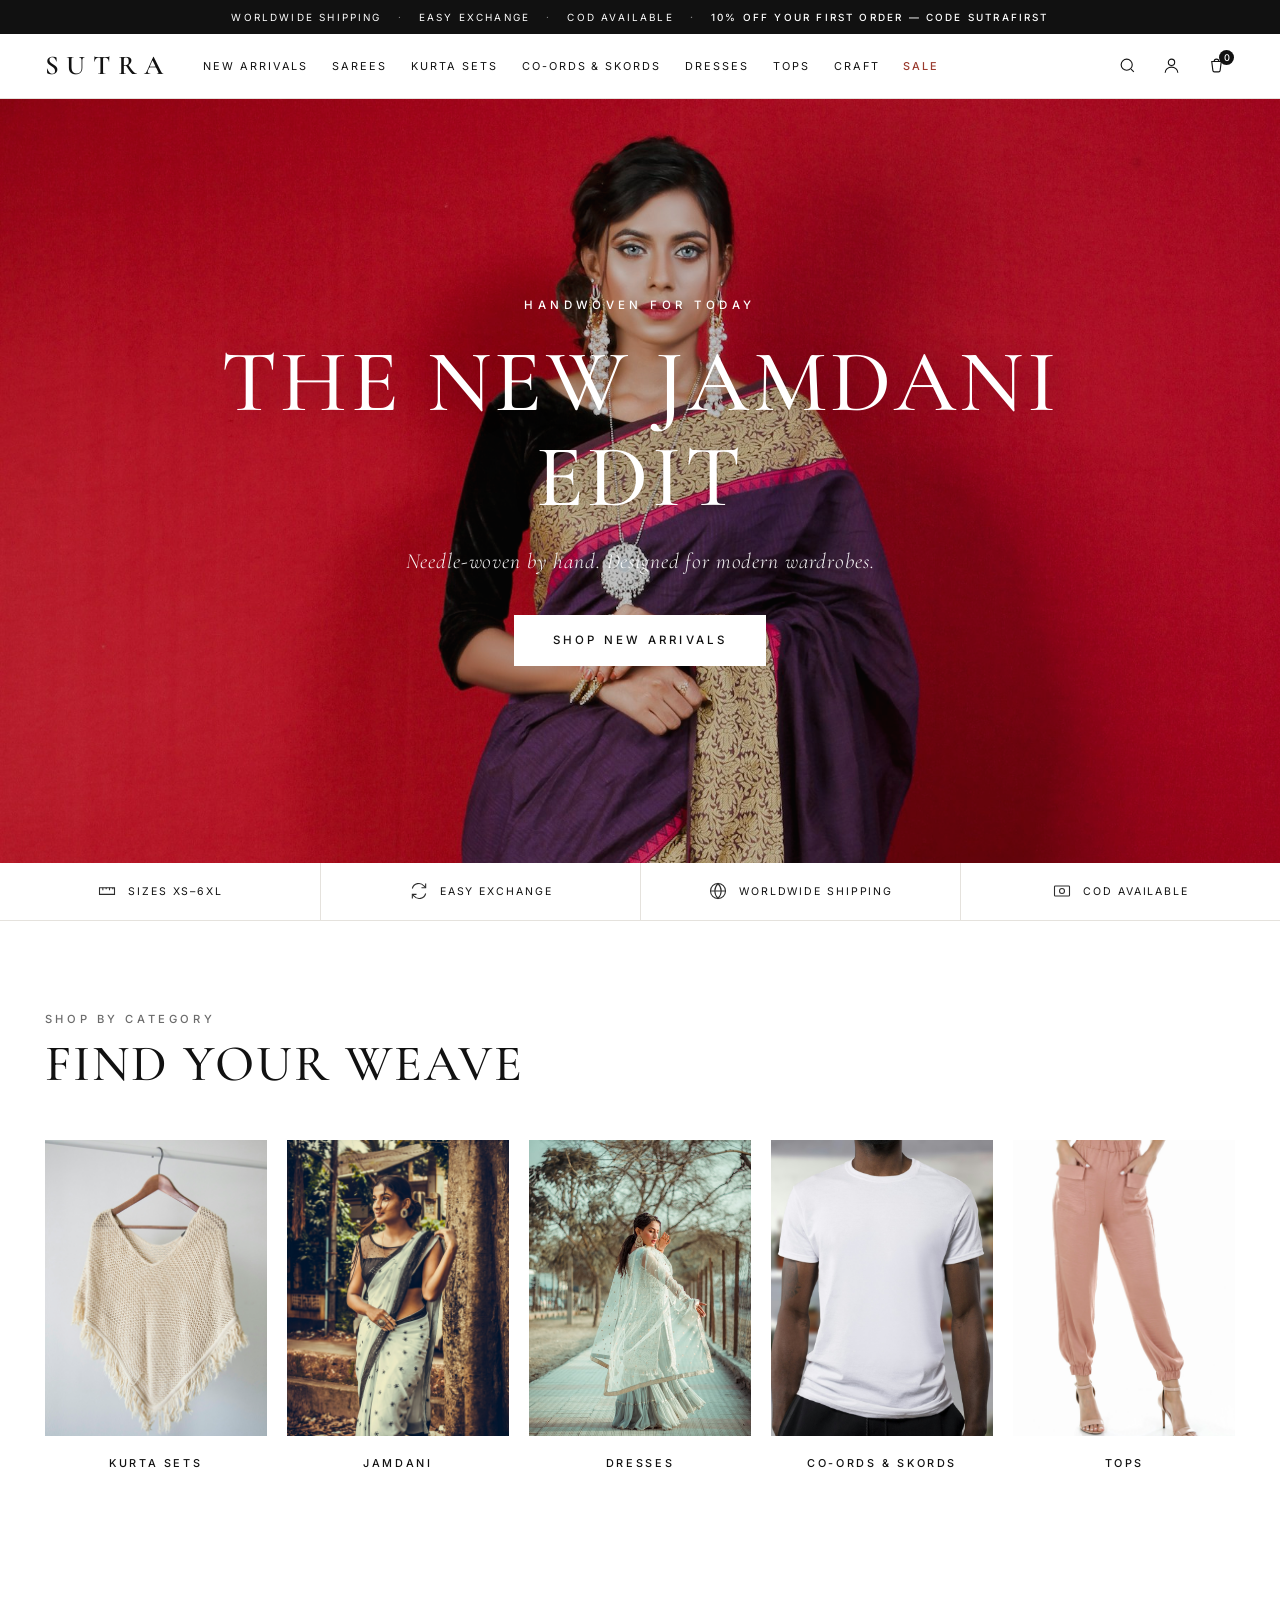
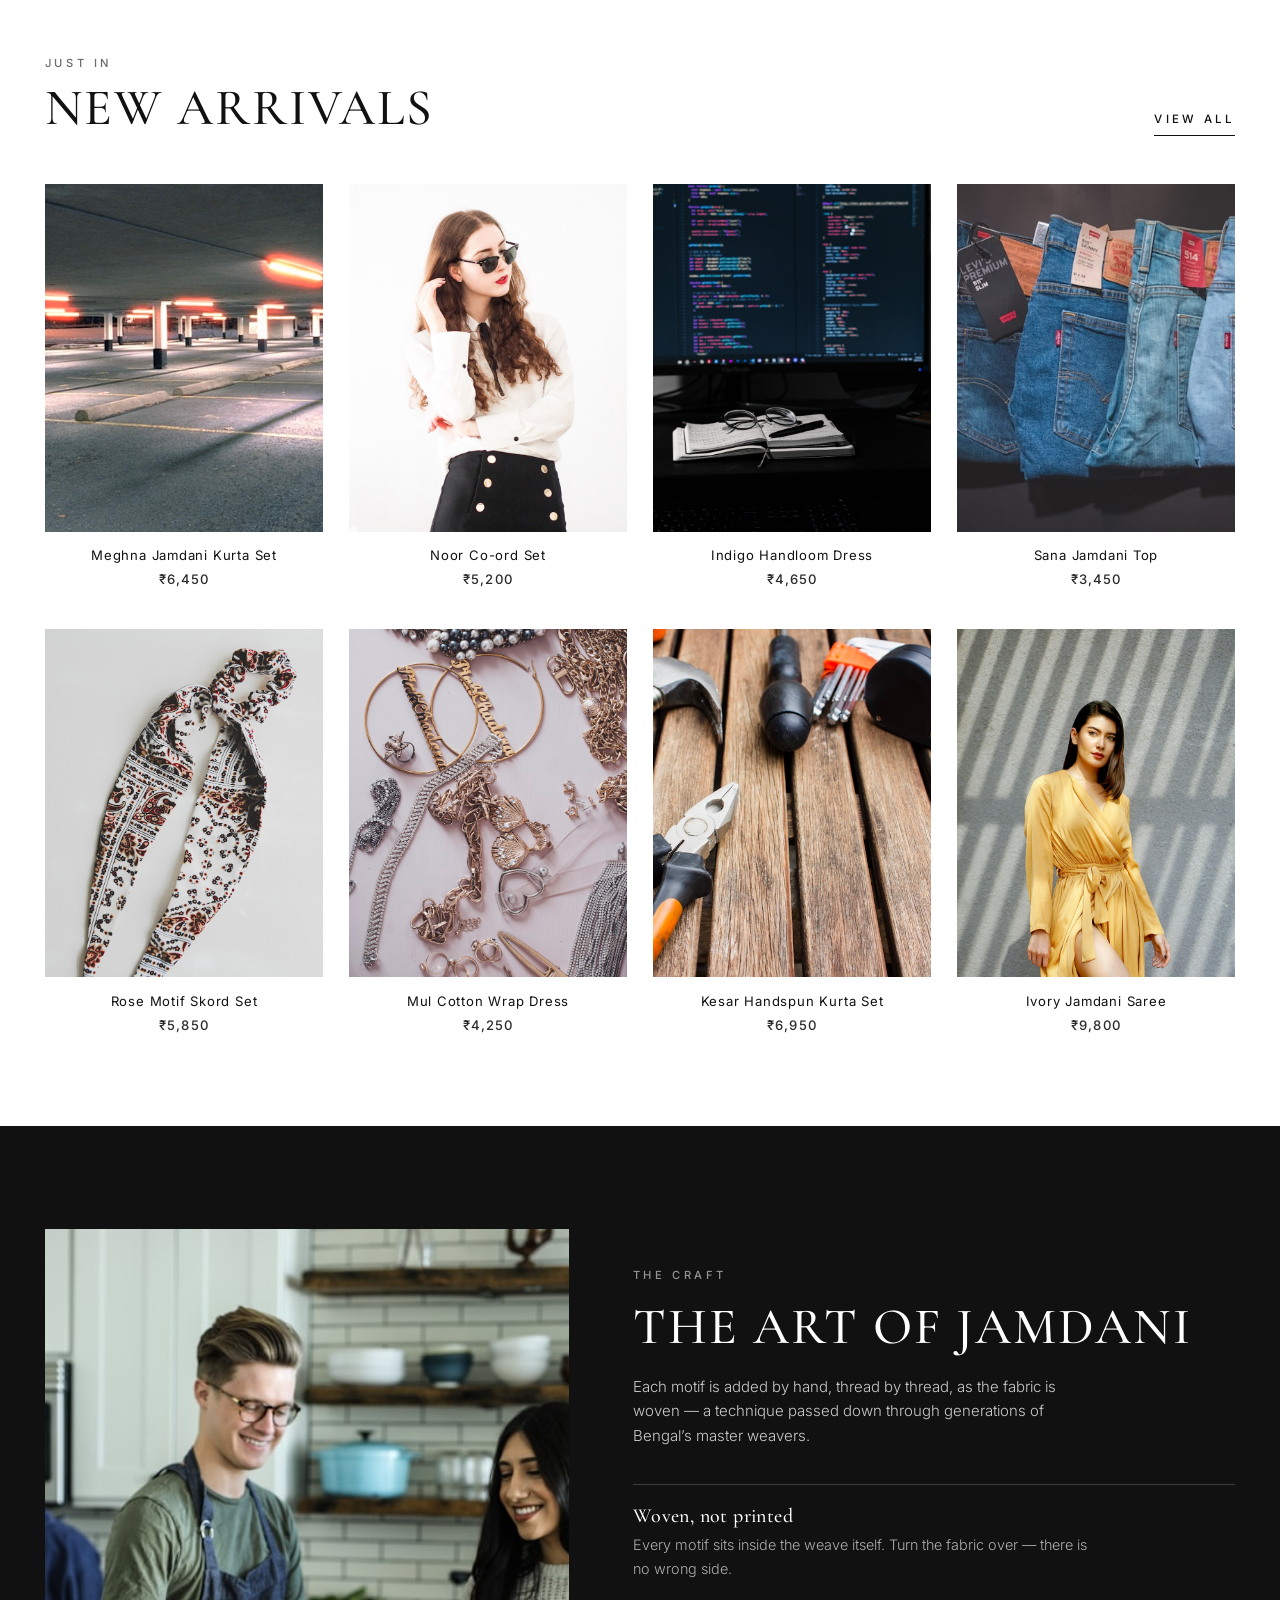
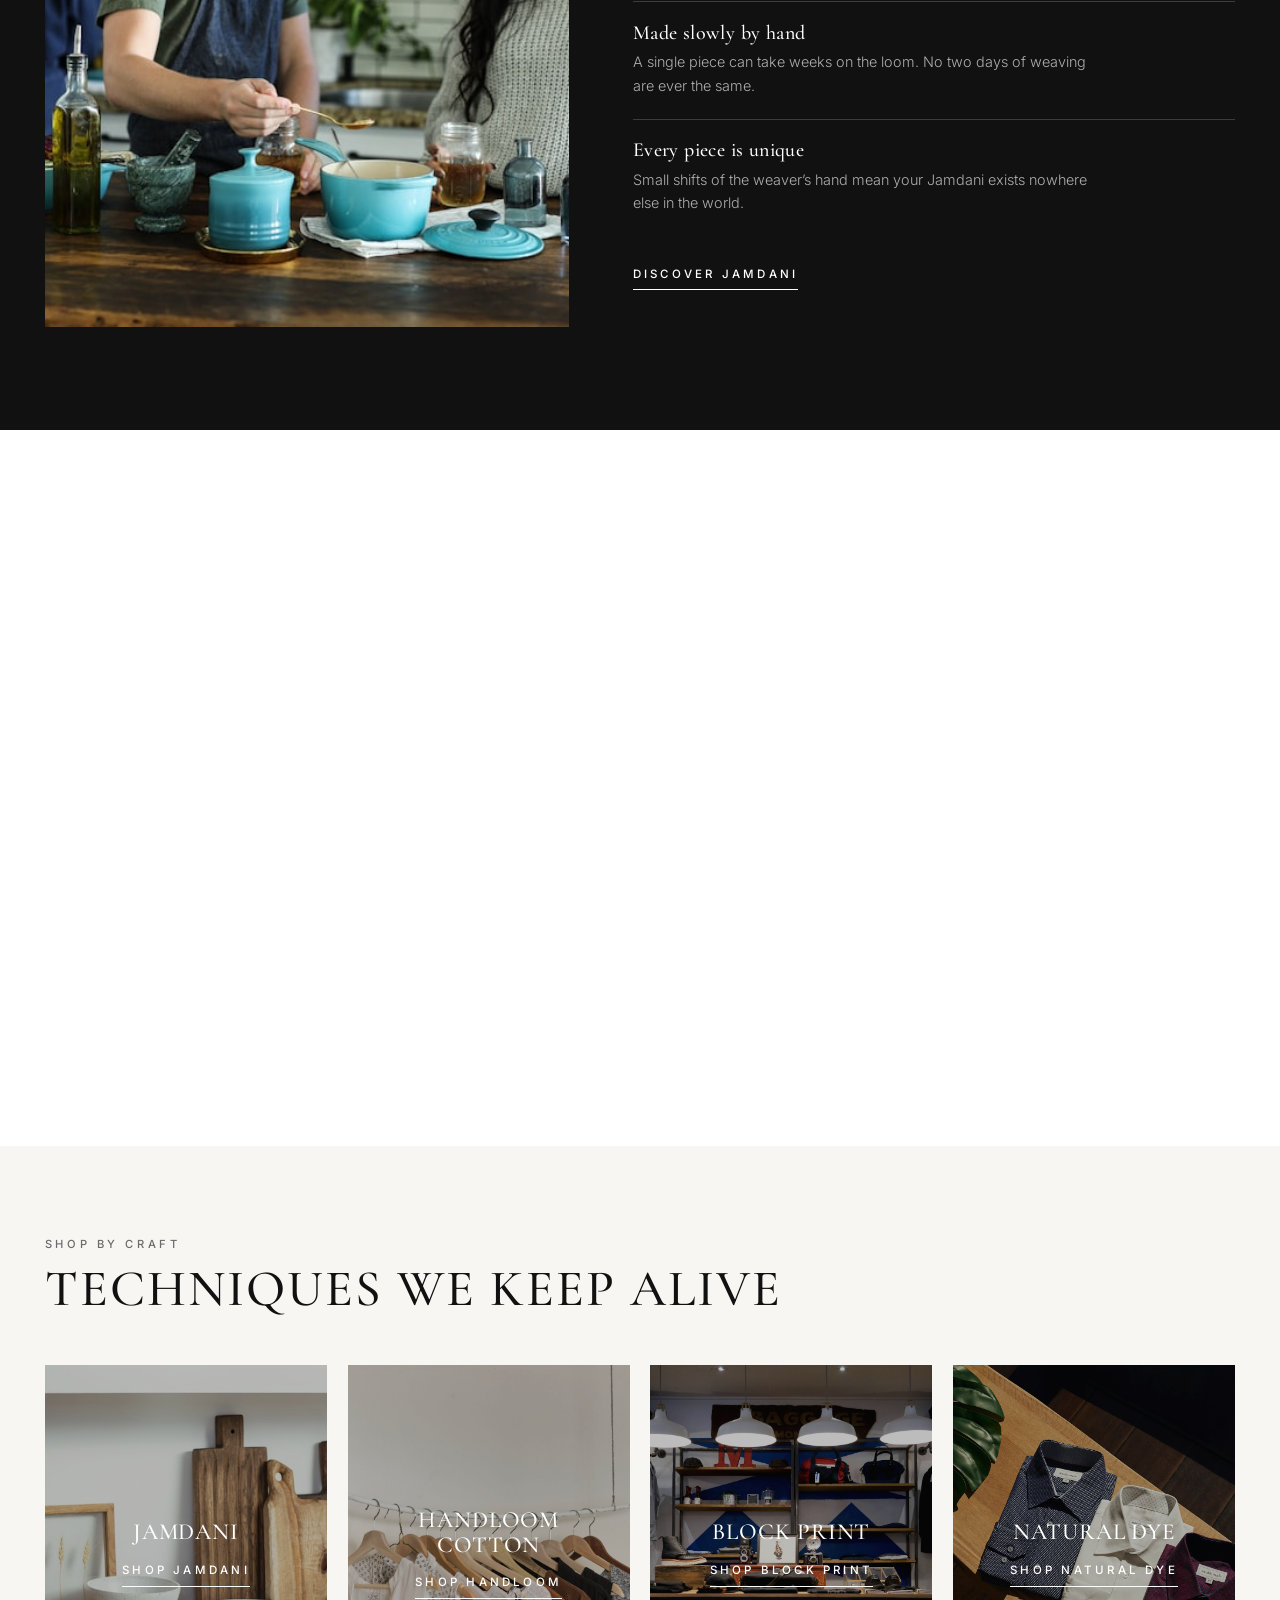
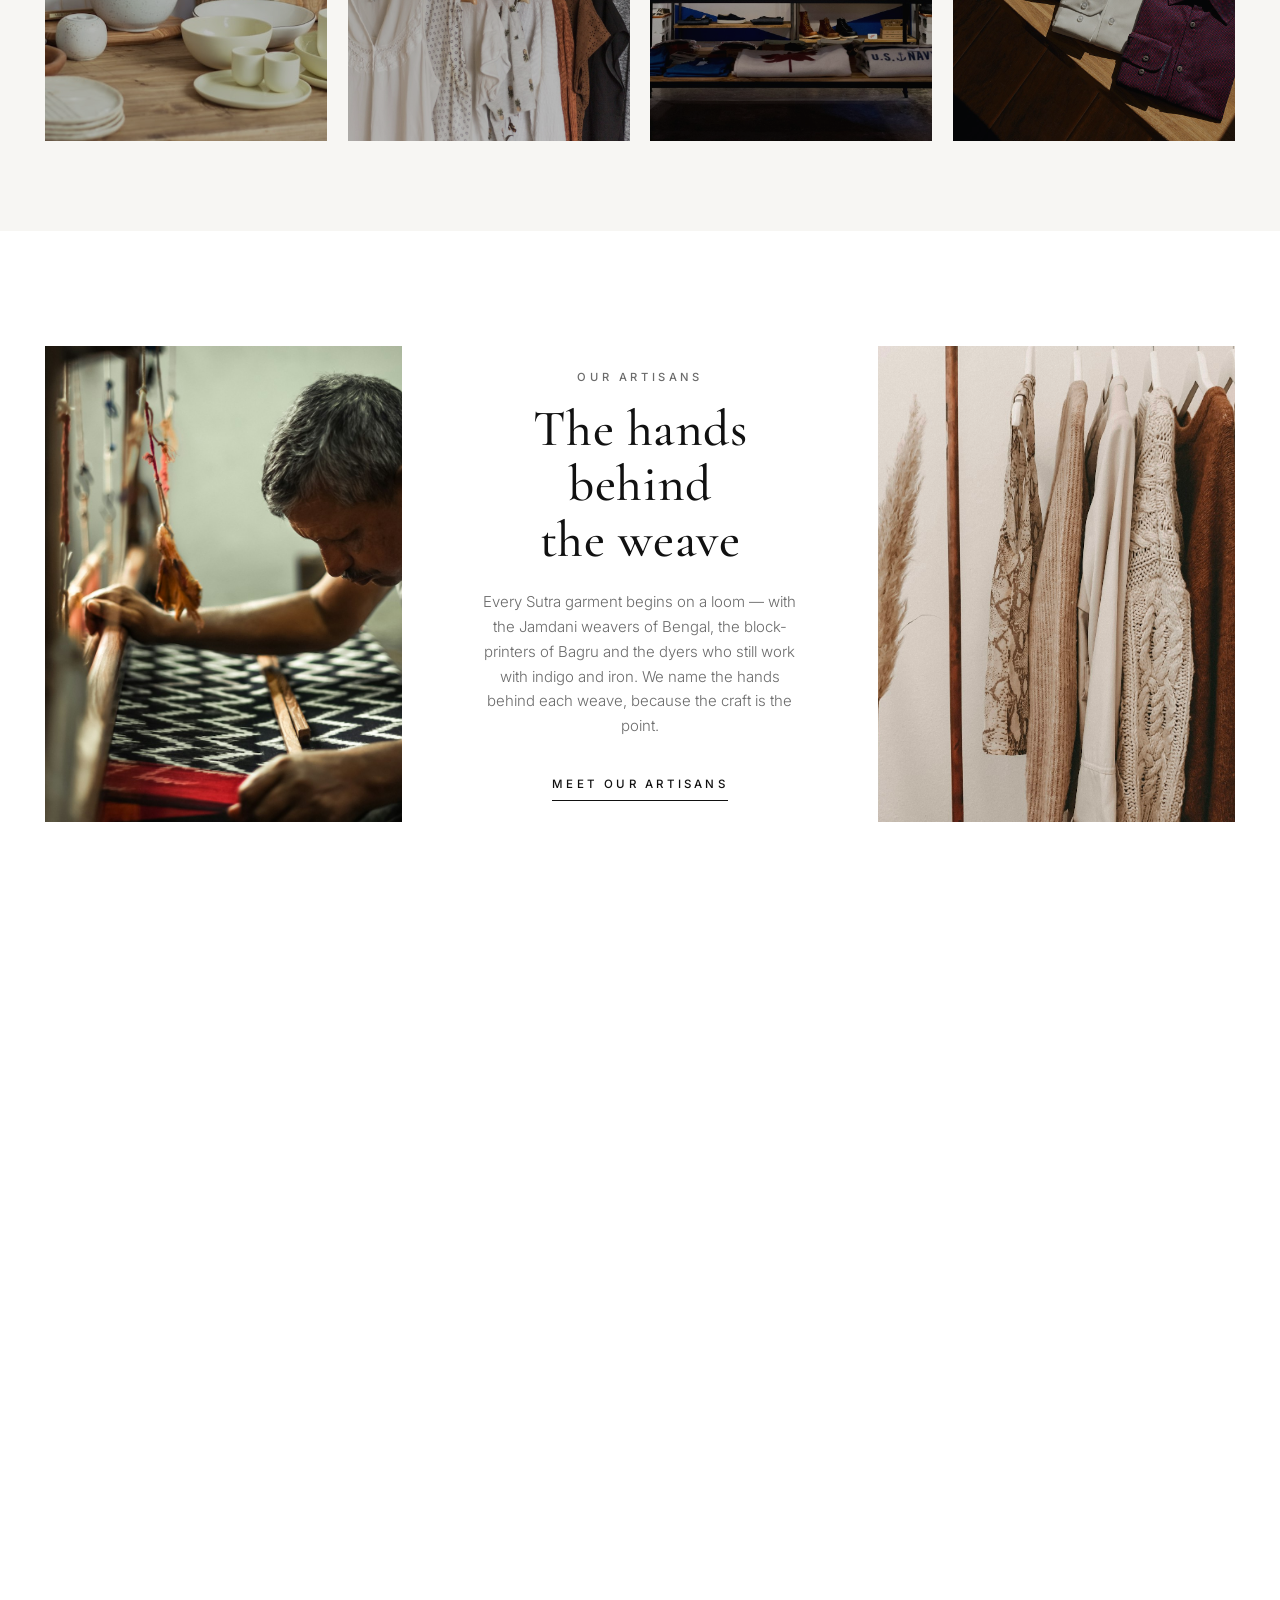
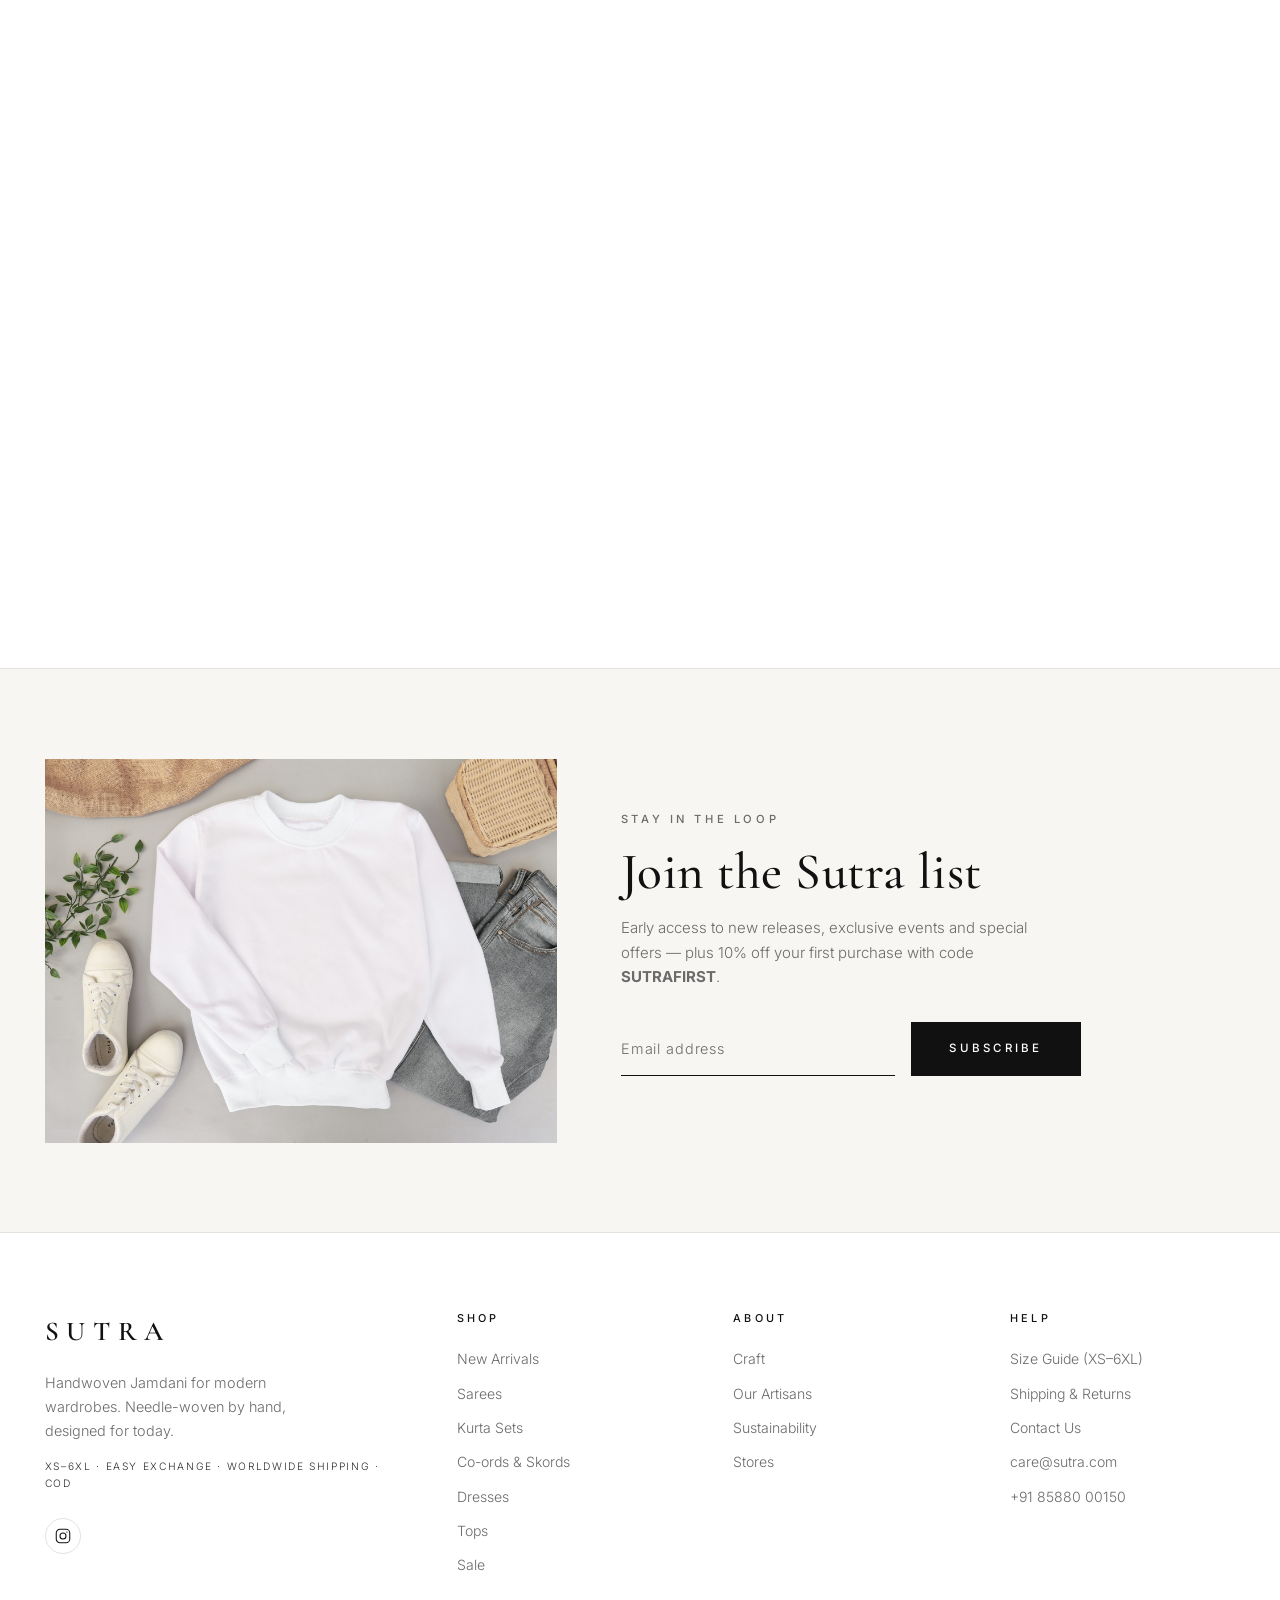
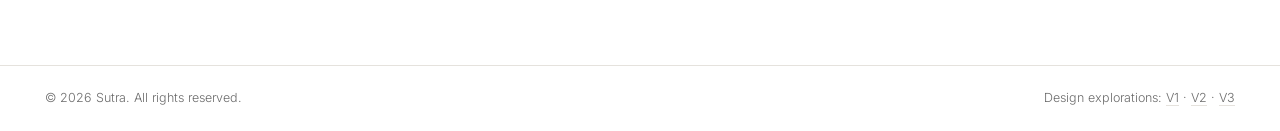
<file: v4/index.html>
<!DOCTYPE html>
<html lang="en">
<head>
  <meta charset="UTF-8" />
  <meta name="viewport" content="width=device-width, initial-scale=1.0" />
  <title>Sutra — Handwoven Jamdani for Today</title>
  <meta name="description" content="Sutra — handwoven Jamdani clothing for modern wardrobes. Kurta sets, sarees, dresses, co-ords and tops in sizes XS–6XL. Worldwide shipping, easy exchange, COD." />
  <link rel="preconnect" href="https://fonts.googleapis.com" />
  <link rel="preconnect" href="https://fonts.gstatic.com" crossorigin />
  <link href="https://fonts.googleapis.com/css2?family=Cormorant+Garamond:wght@400;500;600;700&family=Inter:wght@300;400;500;600&display=swap" rel="stylesheet" />
  <link rel="stylesheet" href="assets/css/styles.css" />
</head>
<body>

  <!-- Announcement bar -->
  <div class="announce" role="region" aria-label="Announcements">
    <span>Worldwide Shipping</span>
    <span>Easy Exchange</span>
    <span>COD Available</span>
    <span class="announce-offer">10% off your first order — code SUTRAFIRST</span>
  </div>

  <!-- Header -->
  <header class="site-header" id="siteHeader">
    <div class="header-inner">
      <button class="icon-btn menu-toggle" aria-label="Open menu" aria-expanded="false">
        <span></span><span></span><span></span>
      </button>

      <a href="#" class="brand" aria-label="Sutra home">
        <span class="brand-mark">Sutra</span>
      </a>

      <nav class="primary-nav" aria-label="Primary">
        <ul>
          <li><a href="#new-arrivals" class="nav-link">New Arrivals</a></li>
          <li><a href="#" class="nav-link">Sarees</a></li>
          <li><a href="#" class="nav-link">Kurta Sets</a></li>
          <li><a href="#" class="nav-link">Co-ords &amp; Skords</a></li>
          <li><a href="#" class="nav-link">Dresses</a></li>
          <li><a href="#" class="nav-link">Tops</a></li>
          <li><a href="#craft" class="nav-link">Craft</a></li>
          <li><a href="#" class="nav-link nav-sale">Sale</a></li>
        </ul>
      </nav>

      <div class="header-actions">
        <button class="icon-btn" aria-label="Search">
          <svg viewBox="0 0 24 24" width="19" height="19" fill="none" stroke="currentColor" stroke-width="1.4"><circle cx="11" cy="11" r="7"/><path d="m20 20-3.5-3.5"/></svg>
        </button>
        <a href="#" class="icon-btn" aria-label="Account">
          <svg viewBox="0 0 24 24" width="19" height="19" fill="none" stroke="currentColor" stroke-width="1.4"><circle cx="12" cy="8" r="4"/><path d="M4 21c0-4 4-7 8-7s8 3 8 7"/></svg>
        </a>
        <a href="#" class="icon-btn cart-btn" aria-label="Cart">
          <svg viewBox="0 0 24 24" width="19" height="19" fill="none" stroke="currentColor" stroke-width="1.4"><path d="M6 7h12l-1.4 11.2A2 2 0 0 1 14.6 20H9.4a2 2 0 0 1-2-1.8L6 7z"/><path d="M9 7a3 3 0 0 1 6 0"/></svg>
          <span class="cart-count" id="cartCount">0</span>
        </a>
      </div>
    </div>
  </header>

  <!-- Mobile drawer -->
  <div class="drawer" id="drawer" aria-hidden="true">
    <nav aria-label="Mobile">
      <ul>
        <li><a href="#new-arrivals">New Arrivals</a></li>
        <li><a href="#">Sarees</a></li>
        <li><a href="#">Kurta Sets</a></li>
        <li><a href="#">Co-ords &amp; Skords</a></li>
        <li><a href="#">Dresses</a></li>
        <li><a href="#">Tops</a></li>
        <li><a href="#craft">Craft</a></li>
        <li><a href="#" class="drawer-sale">Sale</a></li>
      </ul>
    </nav>
    <p class="drawer-trust">XS&ndash;6XL &middot; Easy Exchange &middot; Worldwide Shipping &middot; COD</p>
  </div>
  <div class="drawer-scrim" id="drawerScrim" hidden></div>

  <!-- Hero -->
  <section class="hero" aria-label="The New Jamdani Edit" style="background-image:url('../assets/images/v4-hero-1.jpg')">
    <div class="hero-content">
      <p class="hero-eyebrow">Handwoven for Today</p>
      <h1>The New Jamdani Edit</h1>
      <p class="hero-lede">Needle-woven by hand. Designed for modern wardrobes.</p>
      <a href="#new-arrivals" class="btn btn-solid">Shop New Arrivals</a>
    </div>
  </section>

  <!-- Trust points -->
  <section class="trust" aria-label="Why shop with Sutra">
    <div class="trust-inner">
      <div class="trust-item">
        <svg viewBox="0 0 24 24" width="20" height="20" fill="none" stroke="currentColor" stroke-width="1.3"><path d="M3 8h18v8H3z"/><path d="M7 8v3M11 8v2M15 8v3M19 8v2"/></svg>
        <span>Sizes XS&ndash;6XL</span>
      </div>
      <div class="trust-item">
        <svg viewBox="0 0 24 24" width="20" height="20" fill="none" stroke="currentColor" stroke-width="1.3"><path d="M4 9a8 8 0 0 1 14-3l2 2"/><path d="M20 3v5h-5"/><path d="M20 15a8 8 0 0 1-14 3l-2-2"/><path d="M4 21v-5h5"/></svg>
        <span>Easy Exchange</span>
      </div>
      <div class="trust-item">
        <svg viewBox="0 0 24 24" width="20" height="20" fill="none" stroke="currentColor" stroke-width="1.3"><circle cx="12" cy="12" r="9"/><path d="M3 12h18M12 3c2.5 2.6 3.8 5.7 3.8 9S14.5 18.4 12 21c-2.5-2.6-3.8-5.7-3.8-9S9.5 5.6 12 3z"/></svg>
        <span>Worldwide Shipping</span>
      </div>
      <div class="trust-item">
        <svg viewBox="0 0 24 24" width="20" height="20" fill="none" stroke="currentColor" stroke-width="1.3"><rect x="3" y="6" width="18" height="12" rx="1"/><circle cx="12" cy="12" r="3"/><path d="M6 9h.01M18 15h.01"/></svg>
        <span>COD Available</span>
      </div>
    </div>
  </section>

  <!-- Shop by Category -->
  <section class="shop-section categories" aria-label="Shop by category">
    <div class="shop-inner">
      <div class="section-head">
        <div>
          <p class="eyebrow">Shop by Category</p>
          <h2>Find Your Weave</h2>
        </div>
      </div>
      <div class="category-row">
        <a href="#" class="category-card">
          <img src="../assets/images/v4-menu-1.jpg" alt="Kurta sets in handwoven cotton" loading="lazy" />
          <span>Kurta Sets</span>
        </a>
        <a href="#" class="category-card">
          <img src="../assets/images/v4-campaign-2.jpg" alt="Handwoven Jamdani sarees and separates" loading="lazy" />
          <span>Jamdani</span>
        </a>
        <a href="#" class="category-card">
          <img src="../assets/images/cat-women.jpg" alt="Dresses in soft handloom fabrics" loading="lazy" />
          <span>Dresses</span>
        </a>
        <a href="#" class="category-card">
          <img src="../assets/images/v4-menu-2.jpg" alt="Co-ord and skord sets" loading="lazy" />
          <span>Co-ords &amp; Skords</span>
        </a>
        <a href="#" class="category-card">
          <img src="../assets/images/v4-hero-2.jpg" alt="Tops and blouses in handwoven cotton" loading="lazy" />
          <span>Tops</span>
        </a>
      </div>
    </div>
  </section>

  <!-- New Arrivals -->
  <section class="shop-section products" id="new-arrivals" aria-label="New arrivals">
    <div class="shop-inner">
      <div class="section-head">
        <div>
          <p class="eyebrow">Just In</p>
          <h2>New Arrivals</h2>
        </div>
        <a href="#" class="text-link">View All</a>
      </div>
      <div class="product-grid">
        <article class="product-card">
          <div class="product-media">
            <a href="#"><img src="../assets/images/prod-1.jpg" alt="Meghna Jamdani kurta set" loading="lazy" /></a>
            <button type="button" class="quick-shop">Quick Shop</button>
          </div>
          <a href="#" class="product-info">
            <h3 class="product-name">Meghna Jamdani Kurta Set</h3>
            <p class="product-price">&#8377;6,450</p>
          </a>
        </article>
        <article class="product-card">
          <div class="product-media">
            <a href="#"><img src="../assets/images/prod-2.jpg" alt="Noor handwoven co-ord set" loading="lazy" /></a>
            <button type="button" class="quick-shop">Quick Shop</button>
          </div>
          <a href="#" class="product-info">
            <h3 class="product-name">Noor Co-ord Set</h3>
            <p class="product-price">&#8377;5,200</p>
          </a>
        </article>
        <article class="product-card">
          <div class="product-media">
            <a href="#"><img src="../assets/images/prod-3.jpg" alt="Indigo handloom dress" loading="lazy" /></a>
            <button type="button" class="quick-shop">Quick Shop</button>
          </div>
          <a href="#" class="product-info">
            <h3 class="product-name">Indigo Handloom Dress</h3>
            <p class="product-price">&#8377;4,650</p>
          </a>
        </article>
        <article class="product-card">
          <div class="product-media">
            <a href="#"><img src="../assets/images/prod-4.jpg" alt="Sana Jamdani top" loading="lazy" /></a>
            <button type="button" class="quick-shop">Quick Shop</button>
          </div>
          <a href="#" class="product-info">
            <h3 class="product-name">Sana Jamdani Top</h3>
            <p class="product-price">&#8377;3,450</p>
          </a>
        </article>
        <article class="product-card">
          <div class="product-media">
            <a href="#"><img src="../assets/images/journal-1.jpg" alt="Rose motif Jamdani skord set" loading="lazy" /></a>
            <button type="button" class="quick-shop">Quick Shop</button>
          </div>
          <a href="#" class="product-info">
            <h3 class="product-name">Rose Motif Skord Set</h3>
            <p class="product-price">&#8377;5,850</p>
          </a>
        </article>
        <article class="product-card">
          <div class="product-media">
            <a href="#"><img src="../assets/images/journal-2.jpg" alt="Mul cotton wrap dress" loading="lazy" /></a>
            <button type="button" class="quick-shop">Quick Shop</button>
          </div>
          <a href="#" class="product-info">
            <h3 class="product-name">Mul Cotton Wrap Dress</h3>
            <p class="product-price">&#8377;4,250</p>
          </a>
        </article>
        <article class="product-card">
          <div class="product-media">
            <a href="#"><img src="../assets/images/craft-2.jpg" alt="Kesar handspun kurta set" loading="lazy" /></a>
            <button type="button" class="quick-shop">Quick Shop</button>
          </div>
          <a href="#" class="product-info">
            <h3 class="product-name">Kesar Handspun Kurta Set</h3>
            <p class="product-price">&#8377;6,950</p>
          </a>
        </article>
        <article class="product-card">
          <div class="product-media">
            <a href="#"><img src="../assets/images/lookbook.jpg" alt="Ivory Jamdani saree" loading="lazy" /></a>
            <button type="button" class="quick-shop">Quick Shop</button>
          </div>
          <a href="#" class="product-info">
            <h3 class="product-name">Ivory Jamdani Saree</h3>
            <p class="product-price">&#8377;9,800</p>
          </a>
        </article>
      </div>
    </div>
  </section>

  <!-- Jamdani Story -->
  <section class="jamdani" aria-label="The art of Jamdani">
    <div class="jamdani-inner">
      <div class="jamdani-media">
        <img src="../assets/images/craft-1.jpg" alt="A weaver working Jamdani motifs on a handloom" loading="lazy" />
      </div>
      <div class="jamdani-copy">
        <p class="eyebrow">The Craft</p>
        <h2>The Art of Jamdani</h2>
        <p class="jamdani-lede">Each motif is added by hand, thread by thread, as the fabric is woven &mdash; a technique passed down through generations of Bengal&rsquo;s master weavers.</p>
        <ul class="jamdani-points">
          <li>
            <h3>Woven, not printed</h3>
            <p>Every motif sits inside the weave itself. Turn the fabric over &mdash; there is no wrong side.</p>
          </li>
          <li>
            <h3>Made slowly by hand</h3>
            <p>A single piece can take weeks on the loom. No two days of weaving are ever the same.</p>
          </li>
          <li>
            <h3>Every piece is unique</h3>
            <p>Small shifts of the weaver&rsquo;s hand mean your Jamdani exists nowhere else in the world.</p>
          </li>
        </ul>
        <a href="#" class="text-link text-link-light">Discover Jamdani</a>
      </div>
    </div>
  </section>

  <!-- Bestsellers -->
  <section class="shop-section products" aria-label="Bestsellers">
    <div class="shop-inner">
      <div class="section-head">
        <div>
          <p class="eyebrow">Most Loved</p>
          <h2>Bestsellers</h2>
        </div>
        <a href="#" class="text-link">View All</a>
      </div>
      <div class="product-grid product-grid-4">
        <article class="product-card">
          <div class="product-media">
            <a href="#"><img src="../assets/images/v4-campaign-1.jpg" alt="Raat Rani festive kurta set" loading="lazy" /></a>
            <button type="button" class="quick-shop">Quick Shop</button>
          </div>
          <a href="#" class="product-info">
            <h3 class="product-name">Raat Rani Kurta Set</h3>
            <p class="product-price">&#8377;7,200</p>
          </a>
        </article>
        <article class="product-card">
          <div class="product-media">
            <a href="#"><img src="../assets/images/v4-campaign-4.jpg" alt="Signature Jamdani saree" loading="lazy" /></a>
            <button type="button" class="quick-shop">Quick Shop</button>
          </div>
          <a href="#" class="product-info">
            <h3 class="product-name">The Signature Jamdani Saree</h3>
            <p class="product-price">&#8377;11,500</p>
          </a>
        </article>
        <article class="product-card">
          <div class="product-media">
            <a href="#"><img src="../assets/images/hero-1.jpg" alt="Asha everyday kurta set" loading="lazy" /></a>
            <button type="button" class="quick-shop">Quick Shop</button>
          </div>
          <a href="#" class="product-info">
            <h3 class="product-name">Asha Everyday Kurta Set</h3>
            <p class="product-price">&#8377;6,200</p>
          </a>
        </article>
        <article class="product-card">
          <div class="product-media">
            <a href="#"><img src="../assets/images/hero-2.jpg" alt="Dhara Jamdani dress" loading="lazy" /></a>
            <button type="button" class="quick-shop">Quick Shop</button>
          </div>
          <a href="#" class="product-info">
            <h3 class="product-name">Dhara Jamdani Dress</h3>
            <p class="product-price">&#8377;5,400</p>
          </a>
        </article>
      </div>
    </div>
  </section>

  <!-- Shop by Craft -->
  <section class="shop-section crafts" id="craft" aria-label="Shop by craft">
    <div class="shop-inner">
      <div class="section-head">
        <div>
          <p class="eyebrow">Shop by Craft</p>
          <h2>Techniques We Keep Alive</h2>
        </div>
      </div>
      <div class="craft-tiles">
        <a href="#" class="craft-tile">
          <div class="craft-tile-media" style="background-image:url('../assets/images/craft-3.jpg')"></div>
          <div class="craft-tile-caption">
            <h3>Jamdani</h3>
            <span class="text-link text-link-light">Shop Jamdani</span>
          </div>
        </a>
        <a href="#" class="craft-tile">
          <div class="craft-tile-media" style="background-image:url('../assets/images/v4-campaign-3.jpg')"></div>
          <div class="craft-tile-caption">
            <h3>Handloom Cotton</h3>
            <span class="text-link text-link-light">Shop Handloom</span>
          </div>
        </a>
        <a href="#" class="craft-tile">
          <div class="craft-tile-media" style="background-image:url('../assets/images/v4-store.jpg')"></div>
          <div class="craft-tile-caption">
            <h3>Block Print</h3>
            <span class="text-link text-link-light">Shop Block Print</span>
          </div>
        </a>
        <a href="#" class="craft-tile">
          <div class="craft-tile-media" style="background-image:url('../assets/images/hero-3.jpg')"></div>
          <div class="craft-tile-caption">
            <h3>Natural Dye</h3>
            <span class="text-link text-link-light">Shop Natural Dye</span>
          </div>
        </a>
      </div>
    </div>
  </section>

  <!-- Artisan Story -->
  <section class="artisan" aria-label="Our artisans">
    <div class="artisan-inner">
      <div class="artisan-media">
        <img src="../assets/images/v4-craft-1.jpg" alt="A weaver at a handloom, working an ikat weave" loading="lazy" />
      </div>
      <div class="artisan-copy">
        <p class="eyebrow">Our Artisans</p>
        <h2>The hands behind<br />the weave</h2>
        <p>Every Sutra garment begins on a loom &mdash; with the Jamdani weavers of Bengal, the block-printers of Bagru and the dyers who still work with indigo and iron. We name the hands behind each weave, because the craft is the point.</p>
        <a href="#" class="text-link">Meet Our Artisans</a>
      </div>
      <div class="artisan-media artisan-media-2">
        <img src="../assets/images/v4-craft-2.jpg" alt="Neutral handspun garments on wooden hangers" loading="lazy" />
      </div>
    </div>
  </section>

  <!-- Customer Reviews -->
  <section class="shop-section reviews" aria-label="Customer reviews">
    <div class="shop-inner">
      <div class="section-head section-head-center">
        <div>
          <p class="eyebrow">Customer Love</p>
          <h2>Worn &amp; Loved</h2>
          <p class="reviews-summary"><span class="stars" aria-hidden="true">&#9733;&#9733;&#9733;&#9733;&#9733;</span> 4.9 average &middot; 1,200+ verified reviews</p>
        </div>
      </div>
      <div class="review-grid">
        <article class="review-card">
          <img src="../assets/images/story-1.jpg" alt="Customer wearing a Sutra Jamdani kurta set" loading="lazy" />
          <div class="review-body">
            <p class="stars" aria-label="5 out of 5 stars">&#9733;&#9733;&#9733;&#9733;&#9733;</p>
            <p class="review-quote">&ldquo;The weave is so fine you can feel the hours in it. I ordered a 4XL and the fit is perfect &mdash; finally a brand that cuts for real bodies.&rdquo;</p>
            <p class="review-meta">Ananya R. &middot; Kolkata &middot; <span>Verified Buyer</span></p>
          </div>
        </article>
        <article class="review-card">
          <img src="../assets/images/story-2.jpg" alt="Customer in a handwoven Sutra dress" loading="lazy" />
          <div class="review-body">
            <p class="stars" aria-label="5 out of 5 stars">&#9733;&#9733;&#9733;&#9733;&#9733;</p>
            <p class="review-quote">&ldquo;Shipped to London in five days. The Jamdani dress looks even better in person &mdash; people stop me to ask where it&rsquo;s from.&rdquo;</p>
            <p class="review-meta">Priya S. &middot; London &middot; <span>Verified Buyer</span></p>
          </div>
        </article>
        <article class="review-card">
          <img src="../assets/images/journal-3.jpg" alt="Customer styling a Sutra co-ord set" loading="lazy" />
          <div class="review-body">
            <p class="stars" aria-label="5 out of 5 stars">&#9733;&#9733;&#9733;&#9733;&#9733;</p>
            <p class="review-quote">&ldquo;Needed a different size and the exchange was completely painless. The co-ord is my most-worn outfit this year.&rdquo;</p>
            <p class="review-meta">Meera K. &middot; Bengaluru &middot; <span>Verified Buyer</span></p>
          </div>
        </article>
      </div>
    </div>
  </section>

  <!-- Instagram -->
  <section class="shop-section instagram" aria-label="Sutra on Instagram">
    <div class="shop-inner">
      <div class="section-head section-head-center">
        <div>
          <p class="eyebrow">Instagram</p>
          <h2>Follow @sutra</h2>
        </div>
      </div>
      <div class="insta-grid">
        <a href="#" class="insta-tile" aria-label="View post on Instagram">
          <img src="../assets/images/journal-3.jpg" alt="Sutra Instagram post" loading="lazy" />
          <span class="insta-overlay"><svg viewBox="0 0 24 24" width="22" height="22" fill="none" stroke="currentColor" stroke-width="1.4"><rect x="3" y="3" width="18" height="18" rx="5"/><circle cx="12" cy="12" r="4"/><circle cx="17.2" cy="6.8" r=".9" fill="currentColor" stroke="none"/></svg></span>
        </a>
        <a href="#" class="insta-tile" aria-label="View post on Instagram">
          <img src="../assets/images/cat-gift.jpg" alt="Sutra Instagram post" loading="lazy" />
          <span class="insta-overlay"><svg viewBox="0 0 24 24" width="22" height="22" fill="none" stroke="currentColor" stroke-width="1.4"><rect x="3" y="3" width="18" height="18" rx="5"/><circle cx="12" cy="12" r="4"/><circle cx="17.2" cy="6.8" r=".9" fill="currentColor" stroke="none"/></svg></span>
        </a>
        <a href="#" class="insta-tile" aria-label="View post on Instagram">
          <img src="../assets/images/cat-home.jpg" alt="Sutra Instagram post" loading="lazy" />
          <span class="insta-overlay"><svg viewBox="0 0 24 24" width="22" height="22" fill="none" stroke="currentColor" stroke-width="1.4"><rect x="3" y="3" width="18" height="18" rx="5"/><circle cx="12" cy="12" r="4"/><circle cx="17.2" cy="6.8" r=".9" fill="currentColor" stroke="none"/></svg></span>
        </a>
        <a href="#" class="insta-tile" aria-label="View post on Instagram">
          <img src="../assets/images/v4-hero-3.jpg" alt="Sutra Instagram post" loading="lazy" />
          <span class="insta-overlay"><svg viewBox="0 0 24 24" width="22" height="22" fill="none" stroke="currentColor" stroke-width="1.4"><rect x="3" y="3" width="18" height="18" rx="5"/><circle cx="12" cy="12" r="4"/><circle cx="17.2" cy="6.8" r=".9" fill="currentColor" stroke="none"/></svg></span>
        </a>
        <a href="#" class="insta-tile" aria-label="View post on Instagram">
          <img src="../assets/images/v4-hero-2.jpg" alt="Sutra Instagram post" loading="lazy" />
          <span class="insta-overlay"><svg viewBox="0 0 24 24" width="22" height="22" fill="none" stroke="currentColor" stroke-width="1.4"><rect x="3" y="3" width="18" height="18" rx="5"/><circle cx="12" cy="12" r="4"/><circle cx="17.2" cy="6.8" r=".9" fill="currentColor" stroke="none"/></svg></span>
        </a>
        <a href="#" class="insta-tile" aria-label="View post on Instagram">
          <img src="../assets/images/cat-men.jpg" alt="Sutra Instagram post" loading="lazy" />
          <span class="insta-overlay"><svg viewBox="0 0 24 24" width="22" height="22" fill="none" stroke="currentColor" stroke-width="1.4"><rect x="3" y="3" width="18" height="18" rx="5"/><circle cx="12" cy="12" r="4"/><circle cx="17.2" cy="6.8" r=".9" fill="currentColor" stroke="none"/></svg></span>
        </a>
      </div>
    </div>
  </section>

  <!-- Newsletter -->
  <section class="newsletter">
    <div class="newsletter-inner">
      <div class="newsletter-media">
        <img src="../assets/images/v4-newsletter.jpg" alt="Soft cotton garments laid flat" loading="lazy" />
      </div>
      <div class="newsletter-copy">
        <p class="eyebrow">Stay in the Loop</p>
        <h2>Join the Sutra list</h2>
        <p>Early access to new releases, exclusive events and special offers &mdash; plus 10% off your first purchase with code <strong>SUTRAFIRST</strong>.</p>
        <form class="nl-form" onsubmit="return false;" id="nlForm">
          <input type="email" placeholder="Email address" aria-label="Email address" required />
          <button type="submit" class="btn btn-solid">Subscribe</button>
        </form>
        <p class="nf-msg" aria-live="polite"></p>
      </div>
    </div>
  </section>

  <!-- Footer -->
  <footer class="site-footer">
    <div class="footer-grid">
      <div class="footer-brand">
        <p class="brand-mark">Sutra</p>
        <p class="footer-tag">Handwoven Jamdani for modern wardrobes. Needle-woven by hand, designed for today.</p>
        <p class="footer-trust">XS&ndash;6XL &middot; Easy Exchange &middot; Worldwide Shipping &middot; COD</p>
        <div class="socials">
          <a href="#" aria-label="Instagram">
            <svg viewBox="0 0 24 24" width="18" height="18" fill="none" stroke="currentColor" stroke-width="1.4"><rect x="3" y="3" width="18" height="18" rx="5"/><circle cx="12" cy="12" r="4"/><circle cx="17.2" cy="6.8" r=".9" fill="currentColor" stroke="none"/></svg>
          </a>
        </div>
      </div>
      <nav class="footer-col" aria-label="Shop">
        <p class="footer-head">Shop</p>
        <ul>
          <li><a href="#new-arrivals">New Arrivals</a></li>
          <li><a href="#">Sarees</a></li>
          <li><a href="#">Kurta Sets</a></li>
          <li><a href="#">Co-ords &amp; Skords</a></li>
          <li><a href="#">Dresses</a></li>
          <li><a href="#">Tops</a></li>
          <li><a href="#">Sale</a></li>
        </ul>
      </nav>
      <nav class="footer-col" aria-label="About">
        <p class="footer-head">About</p>
        <ul>
          <li><a href="#craft">Craft</a></li>
          <li><a href="#">Our Artisans</a></li>
          <li><a href="#">Sustainability</a></li>
          <li><a href="#">Stores</a></li>
        </ul>
      </nav>
      <nav class="footer-col" aria-label="Help">
        <p class="footer-head">Help</p>
        <ul>
          <li><a href="#">Size Guide (XS&ndash;6XL)</a></li>
          <li><a href="#">Shipping &amp; Returns</a></li>
          <li><a href="#">Contact Us</a></li>
          <li><a href="mailto:care@sutra.com">care@sutra.com</a></li>
          <li><a href="tel:+918588000150">+91 85880 00150</a></li>
        </ul>
      </nav>
    </div>
    <div class="footer-bottom">
      <p>&copy; <span id="year"></span> Sutra. All rights reserved.</p>
      <p class="footer-versions">Design explorations:
        <a href="../index.html">V1</a> &middot;
        <a href="../v2/index.html">V2</a> &middot;
        <a href="../v3/index.html">V3</a>
      </p>
    </div>
  </footer>

  <script src="assets/js/main.js"></script>
</body>
</html>
</file>
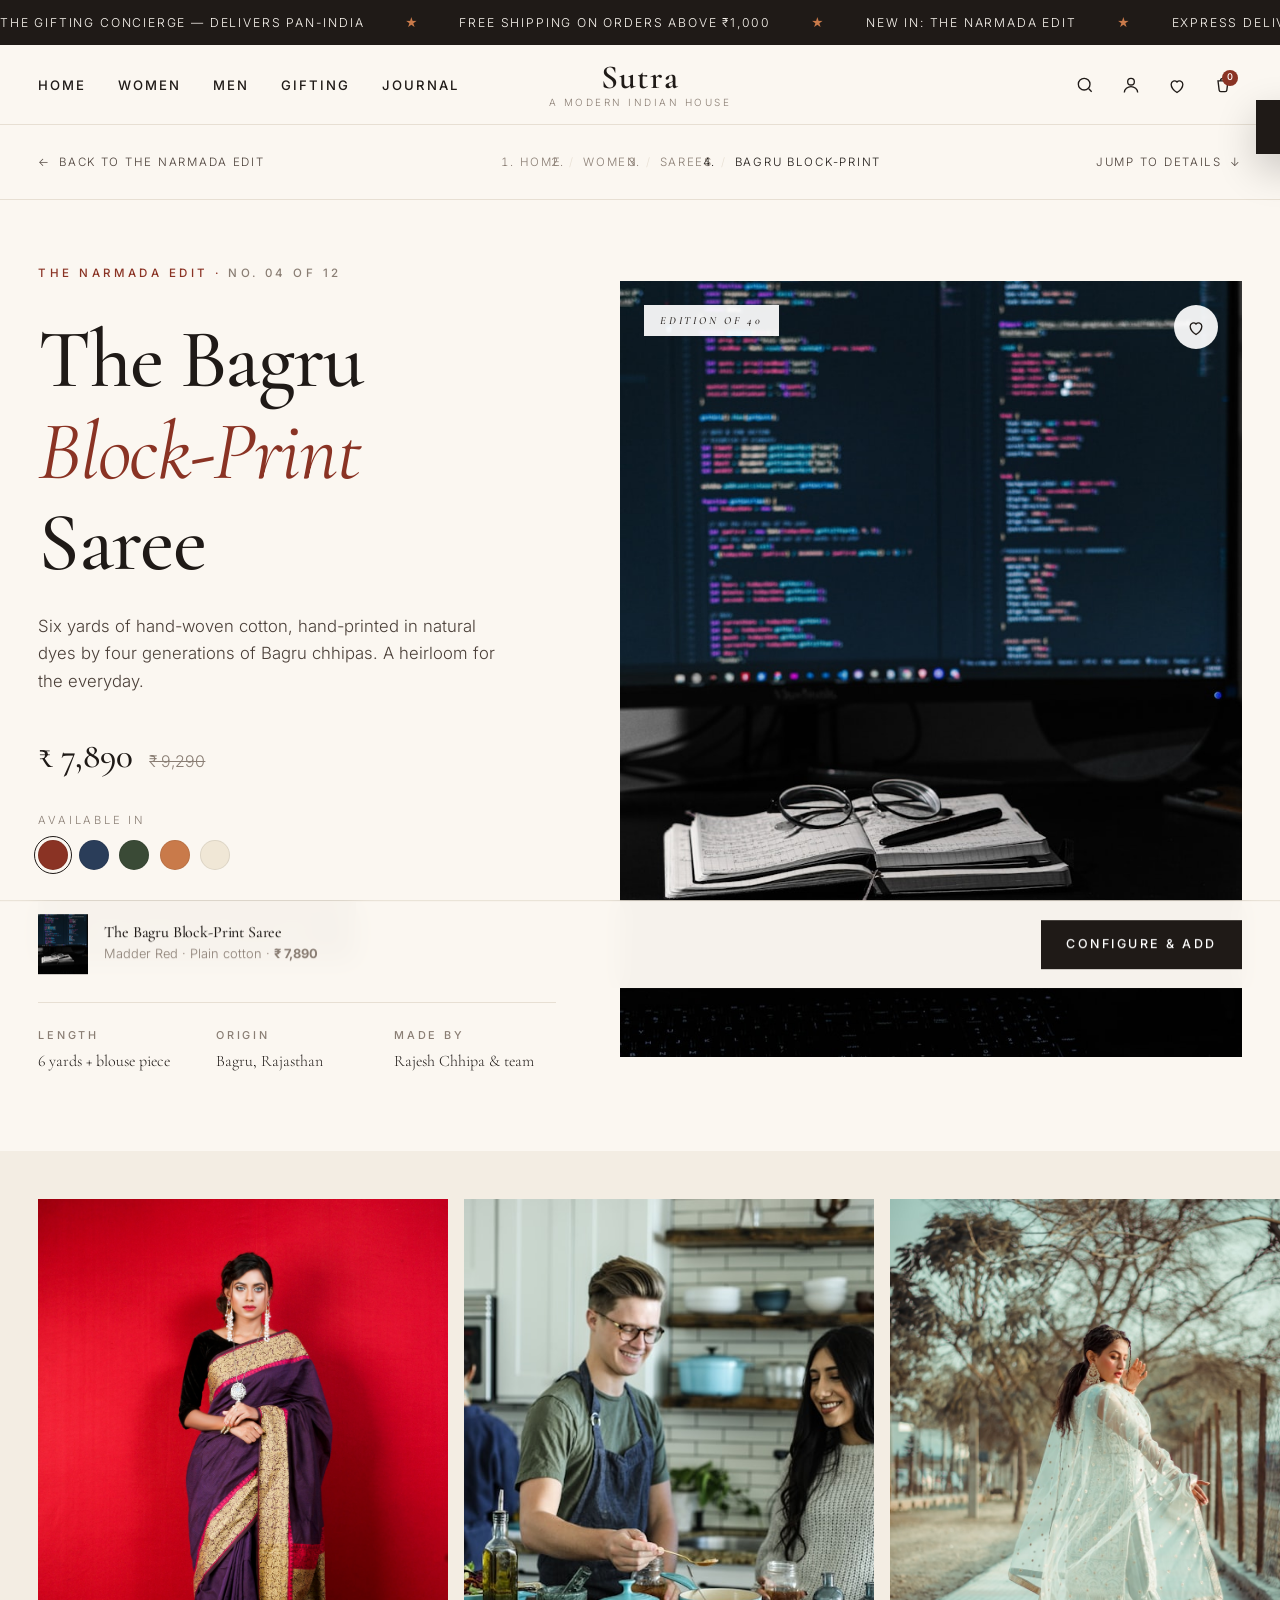
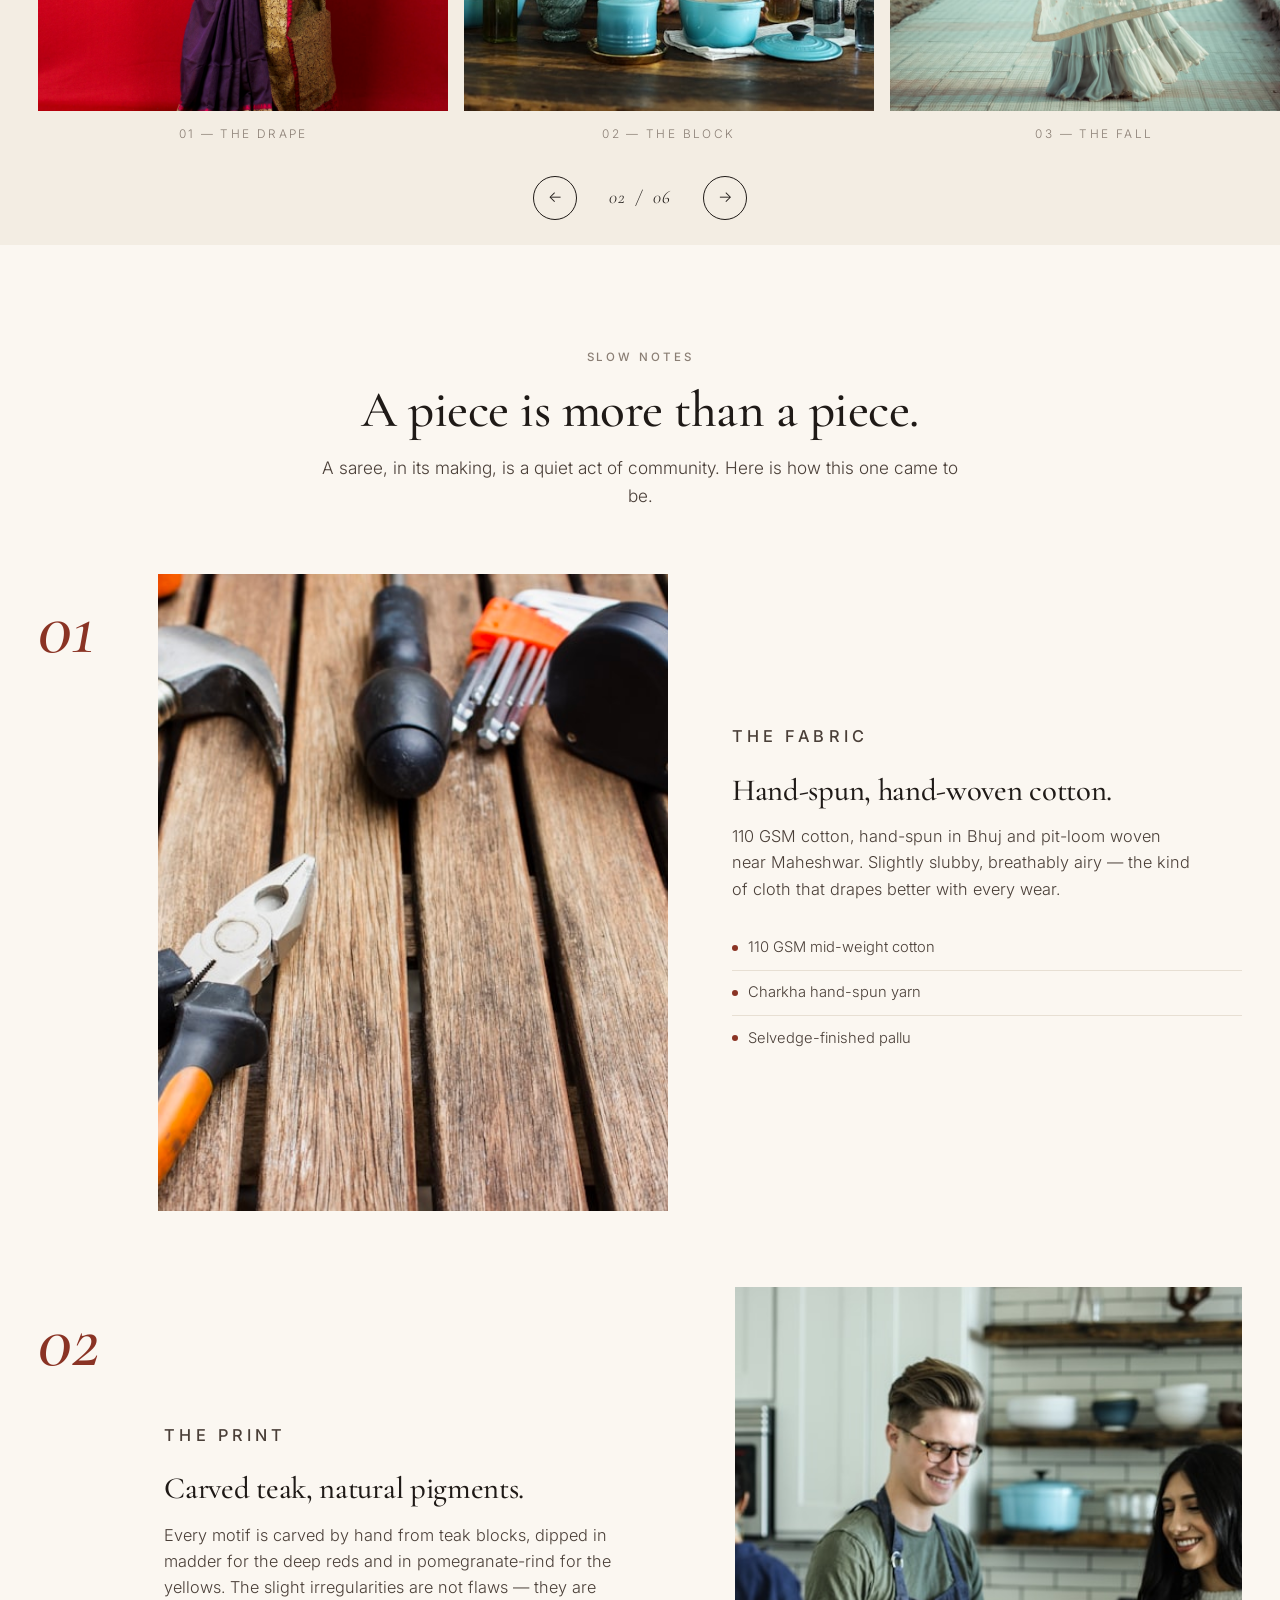
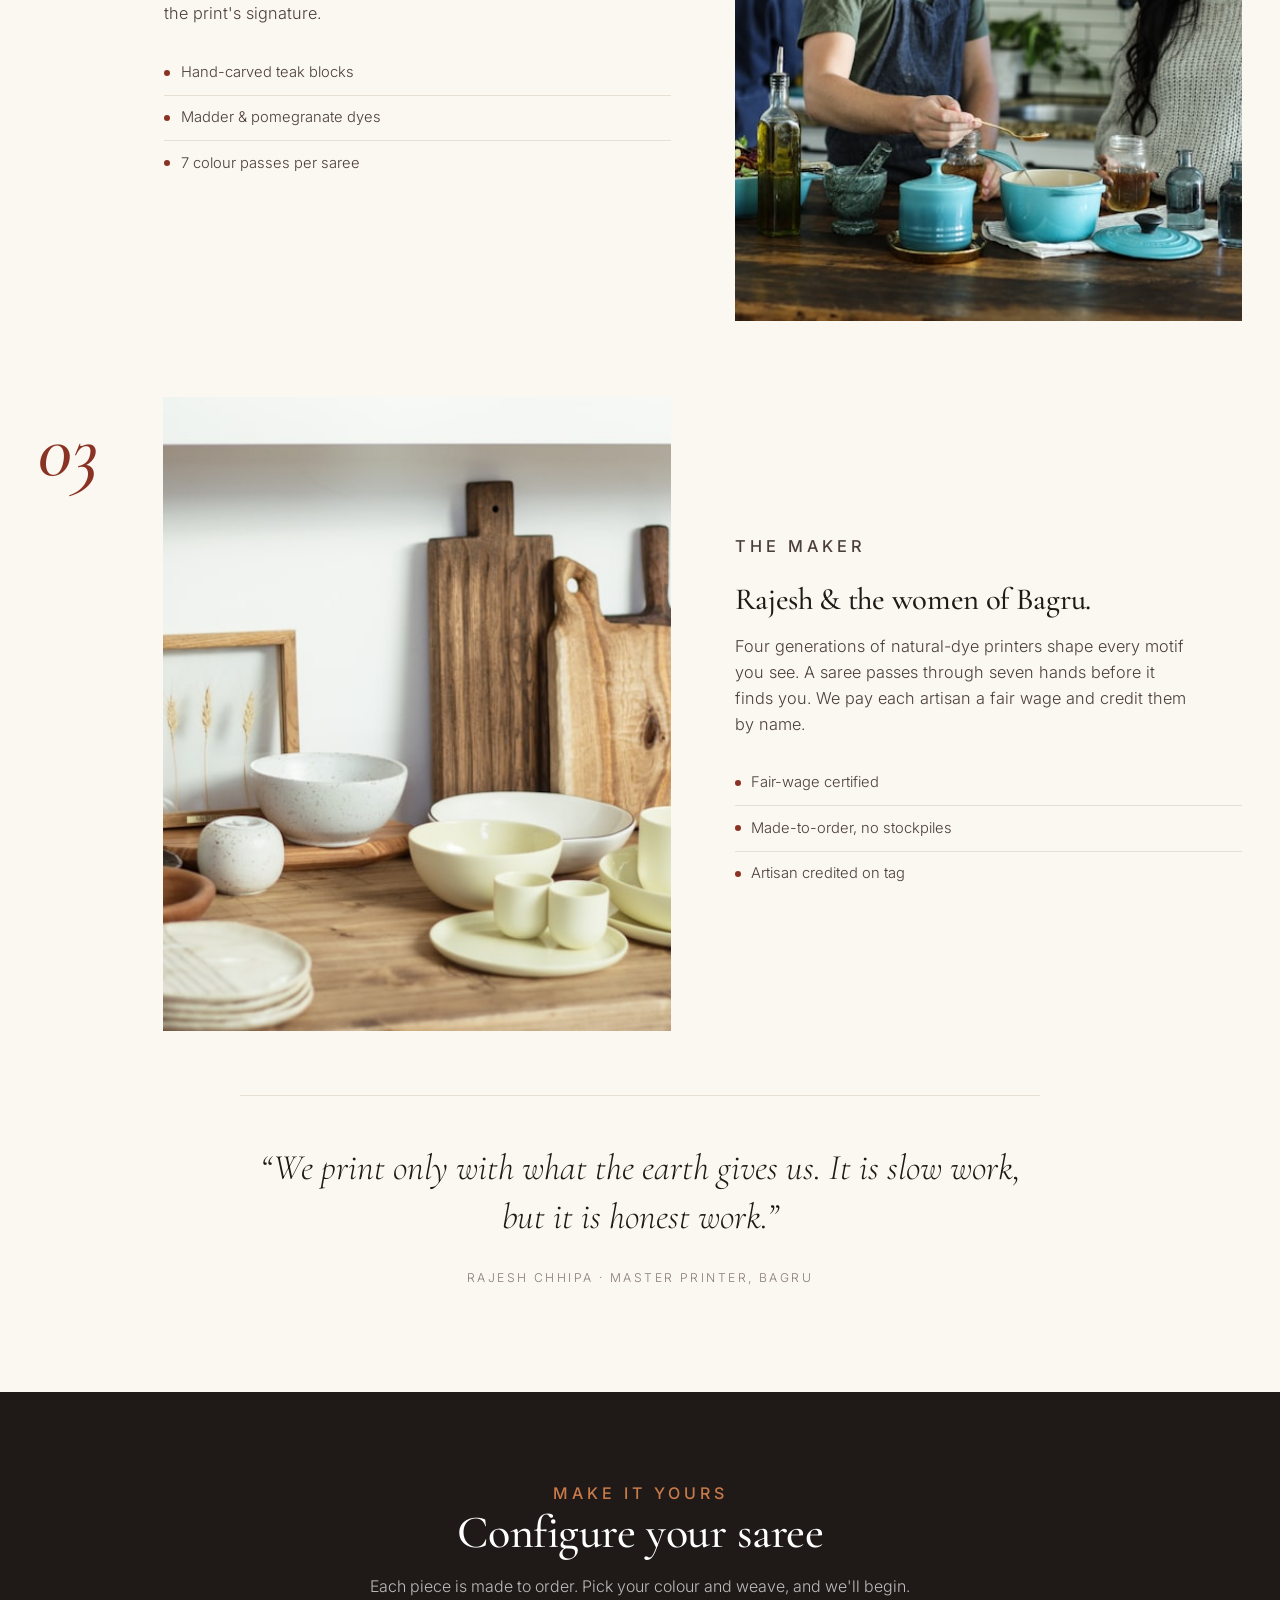
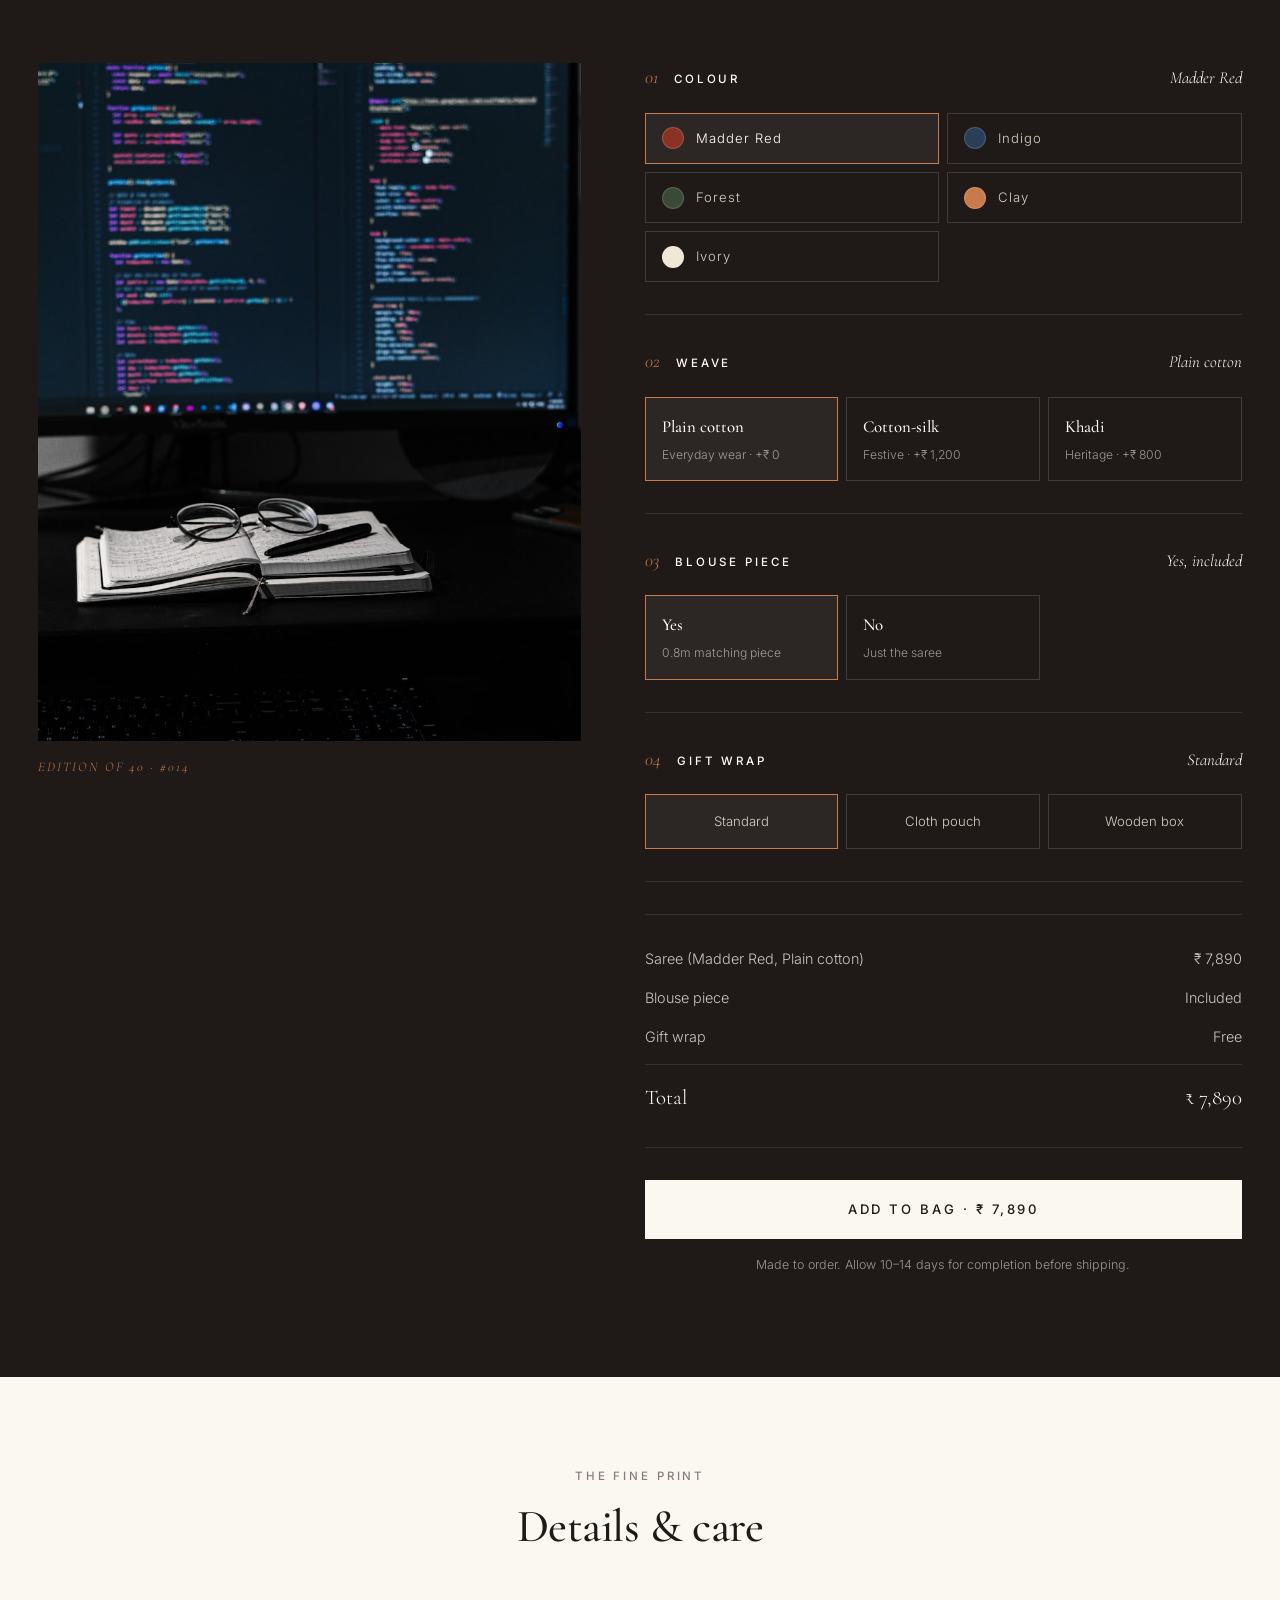
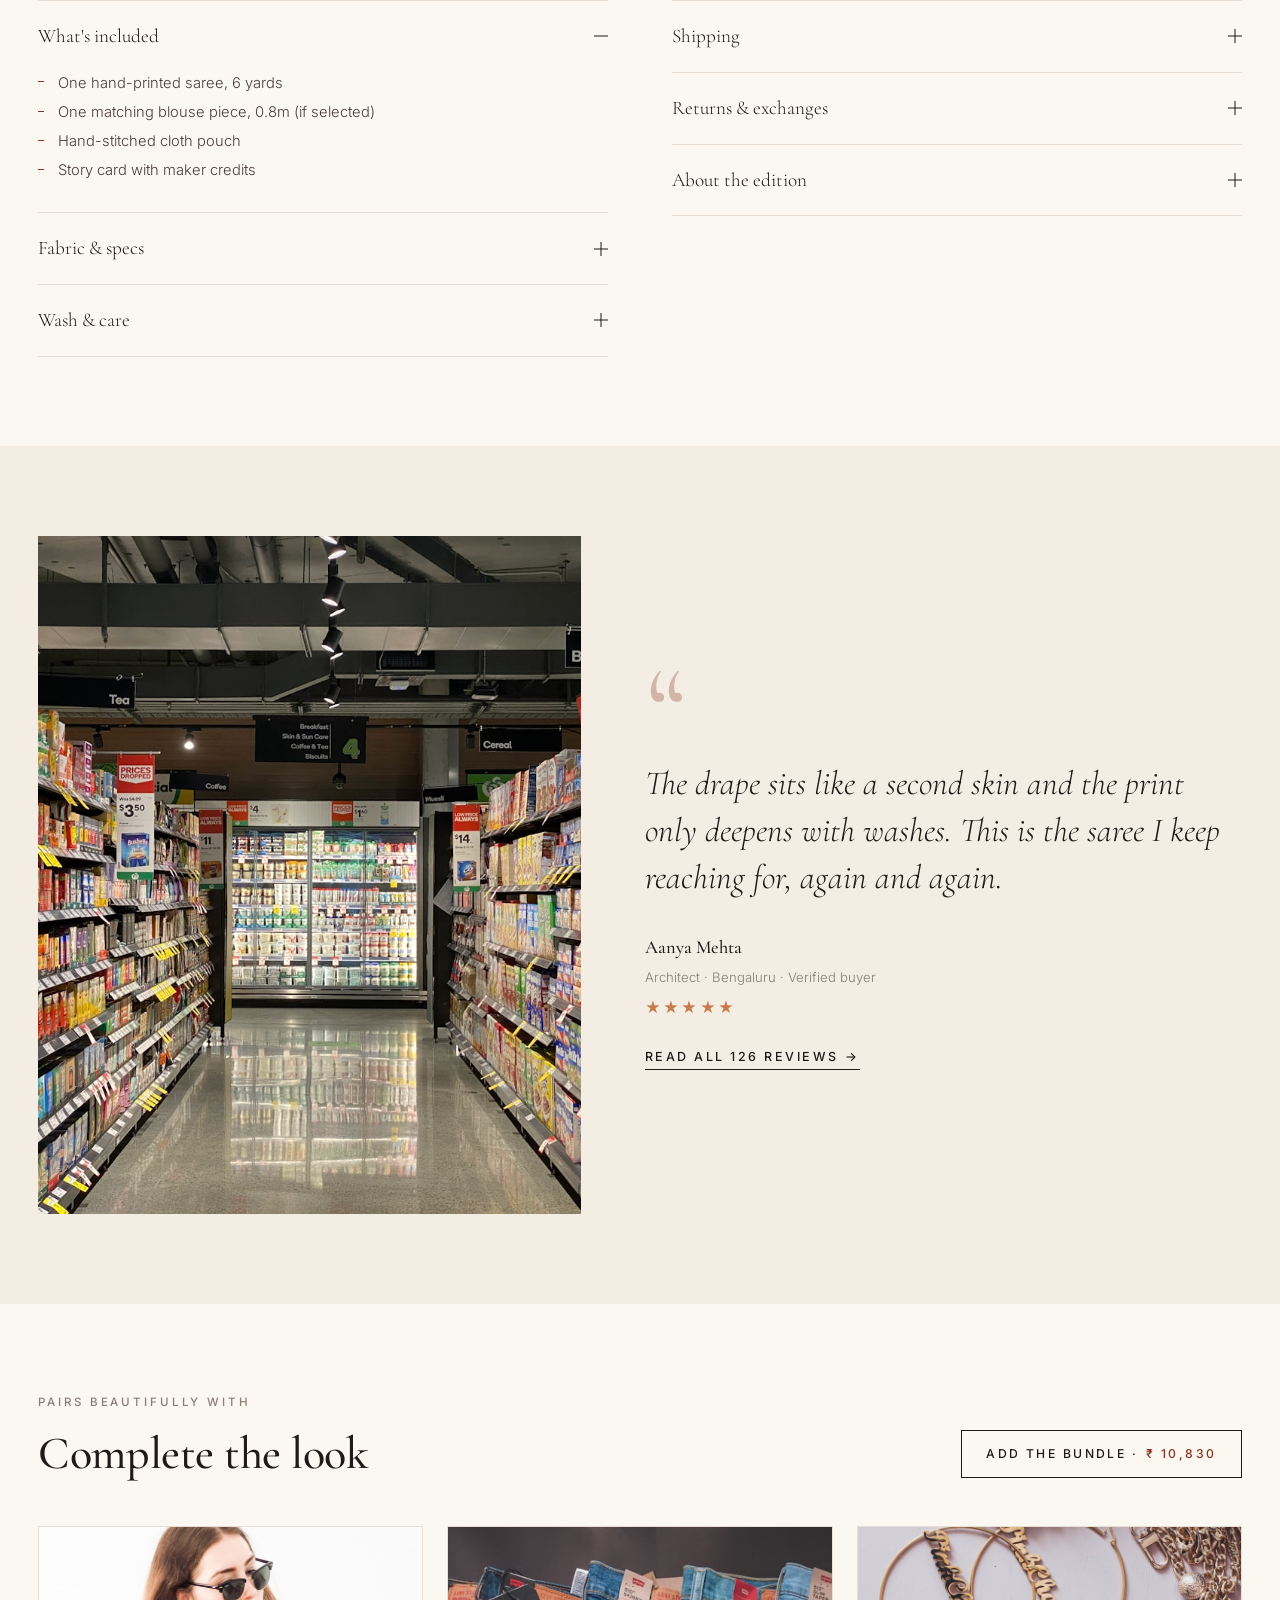
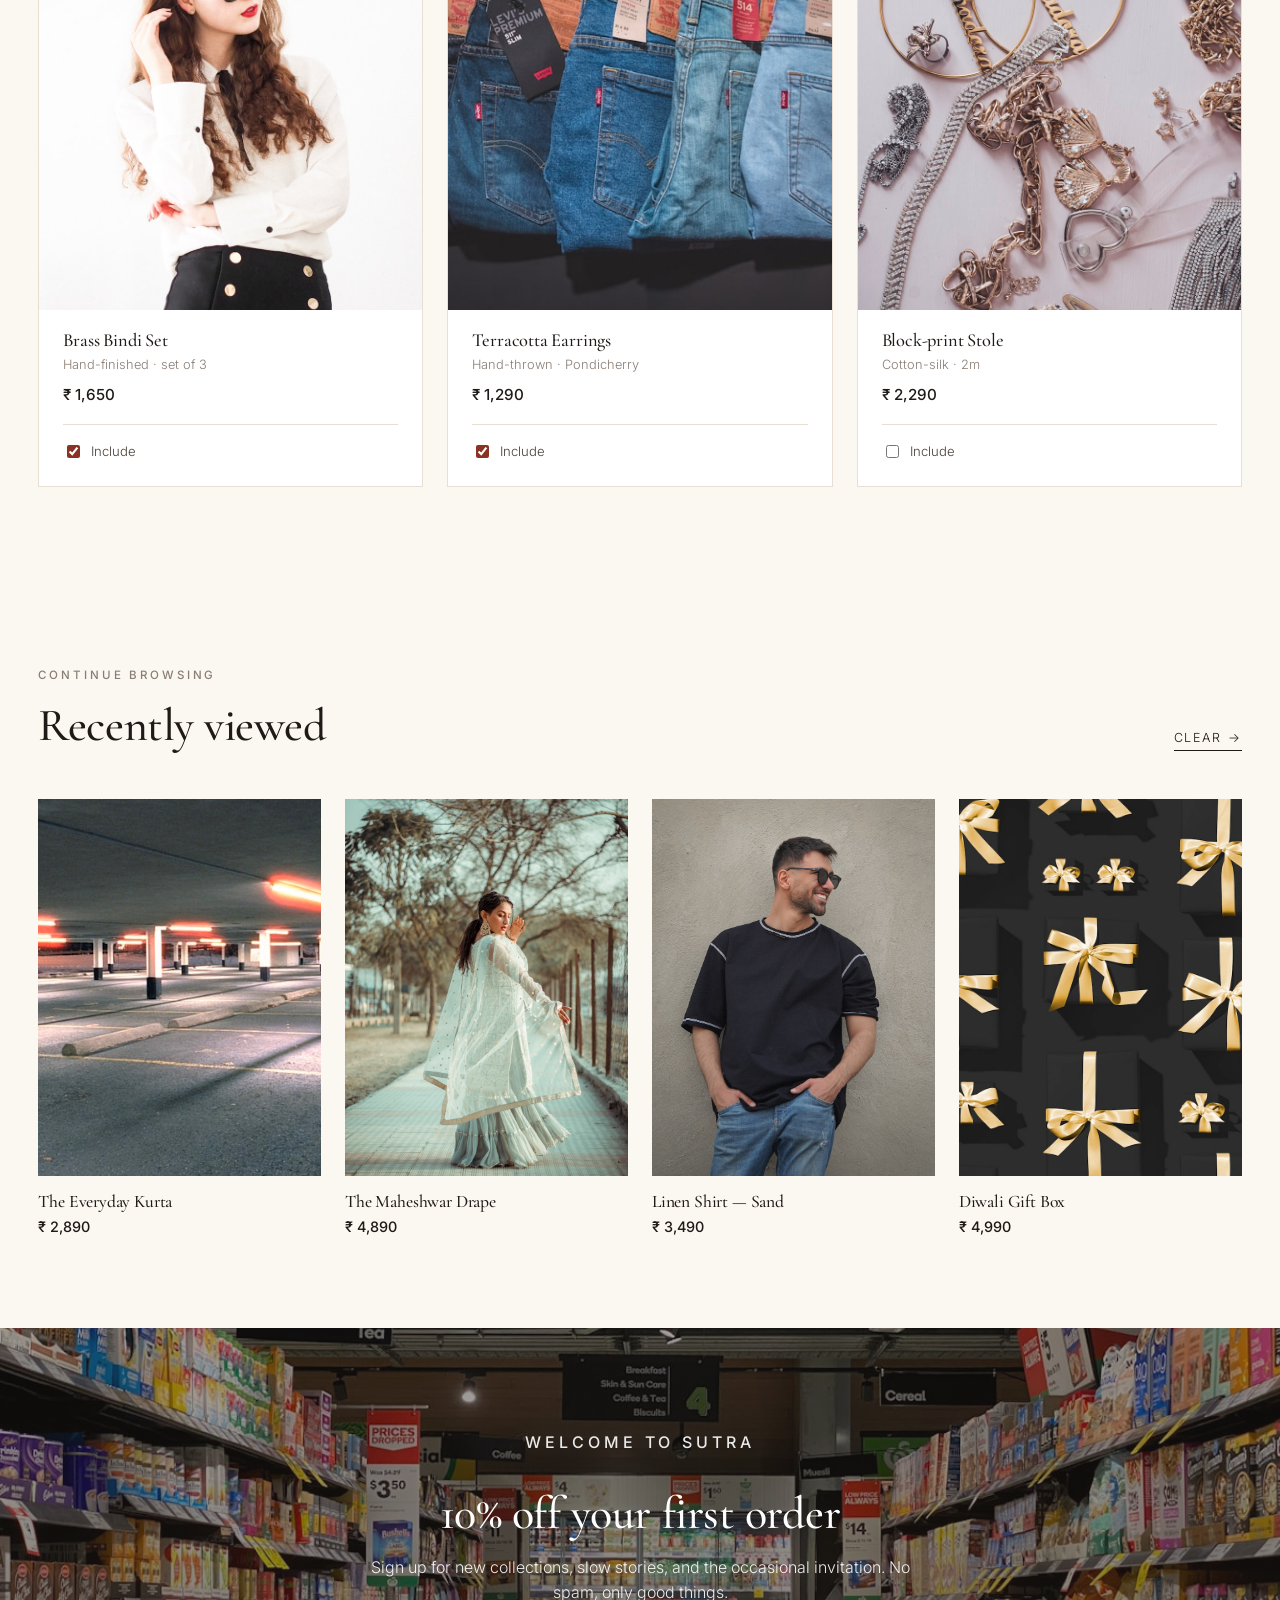
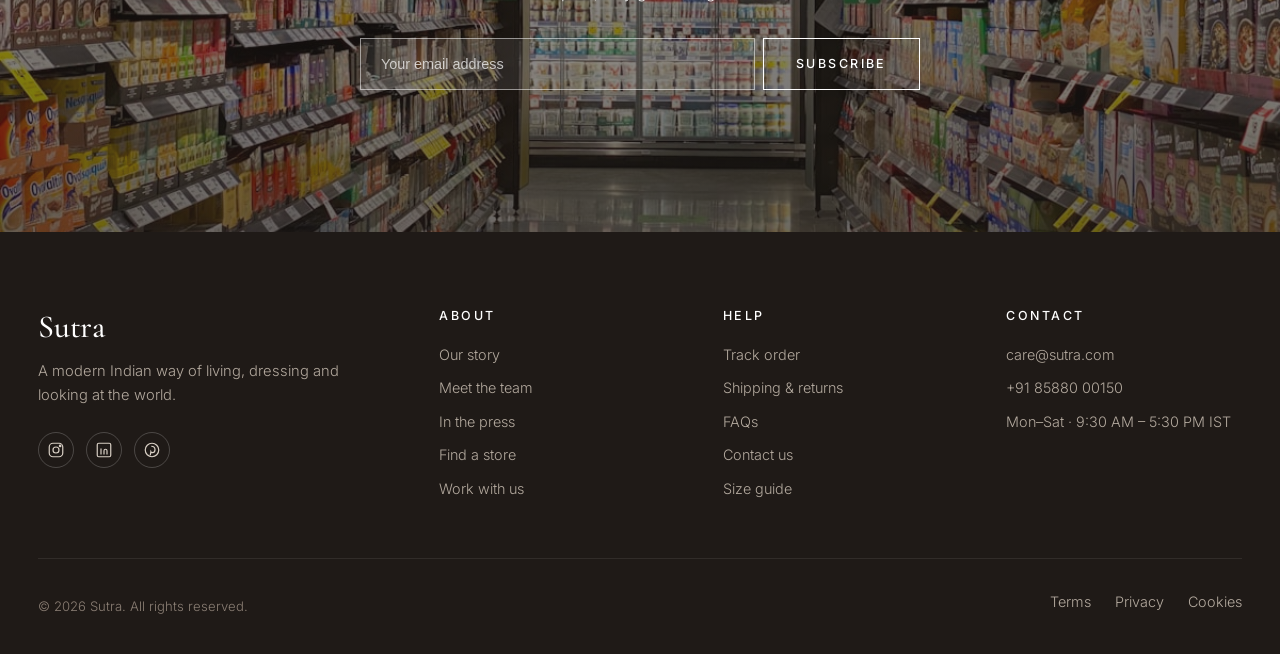
<file: product-design/v3/index.html>
<!DOCTYPE html>
<html lang="en">
<head>
  <meta charset="UTF-8" />
  <meta name="viewport" content="width=device-width, initial-scale=1.0" />
  <title>The Bagru Block-Print Saree — Sutra</title>
  <meta name="description" content="The Bagru Block-Print Saree — six yards of hand-woven cotton, hand-printed in natural dyes. Made slowly in Rajasthan." />
  <link rel="preconnect" href="https://fonts.googleapis.com" />
  <link rel="preconnect" href="https://fonts.gstatic.com" crossorigin />
  <link href="https://fonts.googleapis.com/css2?family=Cormorant+Garamond:wght@400;500;600;700&family=Inter:wght@300;400;500;600&display=swap" rel="stylesheet" />
  <link rel="stylesheet" href="styles.css" />
</head>
<body>

  <!-- Announcement -->
  <div class="announcement">
    <div class="marquee">
      <div class="marquee-track">
        <span>The Gifting Concierge &mdash; delivers Pan-India</span>
        <span>&#9733;</span>
        <span>Free shipping on orders above &#8377;1,000</span>
        <span>&#9733;</span>
        <span>New In: The Narmada Edit</span>
        <span>&#9733;</span>
        <span>Express delivery in Delhi, Mumbai &amp; Bengaluru</span>
        <span>&#9733;</span>
        <span>The Gifting Concierge &mdash; delivers Pan-India</span>
        <span>&#9733;</span>
        <span>Free shipping on orders above &#8377;1,000</span>
        <span>&#9733;</span>
        <span>New In: The Narmada Edit</span>
        <span>&#9733;</span>
        <span>Express delivery in Delhi, Mumbai &amp; Bengaluru</span>
        <span>&#9733;</span>
      </div>
    </div>
  </div>

  <!-- Header -->
  <header class="site-header">
    <div class="header-inner">
      <button class="icon-btn menu-toggle" aria-label="Open menu">
        <span></span><span></span><span></span>
      </button>

      <nav class="primary-nav" aria-label="Primary">
        <ul>
          <li><a href="../../index.html">Home</a></li>
          <li><a href="#">Women</a></li>
          <li><a href="#">Men</a></li>
          <li><a href="#">Gifting</a></li>
          <li><a href="#">Journal</a></li>
        </ul>
      </nav>

      <a href="../../index.html" class="brand" aria-label="Sutra home">
        <span class="brand-mark">Sutra</span>
        <span class="brand-tag">a modern Indian house</span>
      </a>

      <div class="header-actions">
        <button class="icon-btn" aria-label="Search">
          <svg viewBox="0 0 24 24" width="20" height="20" fill="none" stroke="currentColor" stroke-width="1.6"><circle cx="11" cy="11" r="7"/><path d="m20 20-3.5-3.5"/></svg>
        </button>
        <a href="#" class="icon-btn" aria-label="Account">
          <svg viewBox="0 0 24 24" width="20" height="20" fill="none" stroke="currentColor" stroke-width="1.6"><circle cx="12" cy="8" r="4"/><path d="M4 21c0-4 4-7 8-7s8 3 8 7"/></svg>
        </a>
        <a href="#" class="icon-btn" aria-label="Wishlist">
          <svg viewBox="0 0 24 24" width="20" height="20" fill="none" stroke="currentColor" stroke-width="1.6"><path d="M12 21s-7-4.5-7-10a4 4 0 0 1 7-2.6A4 4 0 0 1 19 11c0 5.5-7 10-7 10z"/></svg>
        </a>
        <a href="#" class="icon-btn cart-btn" aria-label="Cart">
          <svg viewBox="0 0 24 24" width="20" height="20" fill="none" stroke="currentColor" stroke-width="1.6"><path d="M6 7h12l-1.4 11.2A2 2 0 0 1 14.6 20H9.4a2 2 0 0 1-2-1.8L6 7z"/><path d="M9 7a3 3 0 0 1 6 0"/></svg>
          <span class="cart-count">0</span>
        </a>
      </div>
    </div>
  </header>

  <!-- Sub-bar -->
  <div class="sub-bar">
    <a href="#" class="sub-back">
      <span>&larr;</span> Back to The Narmada Edit
    </a>
    <nav class="breadcrumbs" aria-label="Breadcrumb">
      <ol>
        <li><a href="../../index.html">Home</a></li>
        <li><a href="#">Women</a></li>
        <li><a href="#">Sarees</a></li>
        <li aria-current="page">Bagru Block-Print</li>
      </ol>
    </nav>
    <a href="#configure" class="sub-jump">
      Jump to details <span>&darr;</span>
    </a>
  </div>

  <!-- Hero — info left, image right (reversed from v1/v2) -->
  <section class="pp-hero">
    <div class="pp-hero-info">
      <p class="hero-collection">The Narmada Edit &middot; <span>No. 04 of 12</span></p>
      <h1 class="hero-title">
        The Bagru<br/>
        <em>Block-Print</em><br/>
        Saree
      </h1>
      <p class="hero-lede">
        Six yards of hand-woven cotton, hand-printed in natural dyes by four
        generations of Bagru chhipas. A heirloom for the everyday.
      </p>
      <div class="hero-price">
        <span class="price-now">&#8377; 7,890</span>
        <span class="price-was">&#8377; 9,290</span>
      </div>
      <div class="hero-quick">
        <p class="qk-label">Available in</p>
        <div class="qk-swatches">
          <button class="qk-sw is-active" style="--c:#8a3324" aria-label="Madder Red"></button>
          <button class="qk-sw" style="--c:#2a3d59" aria-label="Indigo"></button>
          <button class="qk-sw" style="--c:#3a4a36" aria-label="Forest"></button>
          <button class="qk-sw" style="--c:#c97a4a" aria-label="Clay"></button>
          <button class="qk-sw" style="--c:#f0e7d6" aria-label="Ivory"></button>
        </div>
      </div>
      <div class="hero-cta">
        <a href="#configure" class="btn btn-dark btn-lg">Configure &amp; add to bag</a>
        <a href="#story" class="link-arrow">Read the story <span>&darr;</span></a>
      </div>
      <ul class="hero-meta">
        <li><strong>Length</strong><span>6 yards + blouse piece</span></li>
        <li><strong>Origin</strong><span>Bagru, Rajasthan</span></li>
        <li><strong>Made by</strong><span>Rajesh Chhipa &amp; team</span></li>
      </ul>
    </div>

    <div class="pp-hero-img">
      <img src="../../assets/images/prod-3.jpg" alt="The Bagru Block-Print Saree" />
      <span class="img-badge">Edition of 40</span>
      <button class="img-fav" id="favBtnHero" aria-label="Save">
        <svg viewBox="0 0 24 24" width="20" height="20" fill="none" stroke="currentColor" stroke-width="1.6"><path d="M12 21s-7-4.5-7-10a4 4 0 0 1 7-2.6A4 4 0 0 1 19 11c0 5.5-7 10-7 10z"/></svg>
      </button>
    </div>
  </section>

  <!-- Snap-scroll gallery (full bleed) -->
  <section class="gallery-strip" aria-label="Product gallery">
    <div class="gs-track" id="gsTrack">
      <figure class="gs-slide"><img src="../../assets/images/hero-1.jpg" alt="" /><figcaption>01 &mdash; The drape</figcaption></figure>
      <figure class="gs-slide"><img src="../../assets/images/craft-1.jpg" alt="" /><figcaption>02 &mdash; The block</figcaption></figure>
      <figure class="gs-slide"><img src="../../assets/images/cat-women.jpg" alt="" /><figcaption>03 &mdash; The fall</figcaption></figure>
      <figure class="gs-slide"><img src="../../assets/images/prod-1.jpg" alt="" /><figcaption>04 &mdash; The pallu</figcaption></figure>
      <figure class="gs-slide"><img src="../../assets/images/craft-2.jpg" alt="" /><figcaption>05 &mdash; The maker</figcaption></figure>
      <figure class="gs-slide"><img src="../../assets/images/hero-3.jpg" alt="" /><figcaption>06 &mdash; The styling</figcaption></figure>
    </div>
    <div class="gs-controls">
      <button class="gs-btn prev" aria-label="Previous">&larr;</button>
      <span class="gs-count"><span id="gsCurrent">01</span> &nbsp;/&nbsp; <span id="gsTotal">06</span></span>
      <button class="gs-btn next" aria-label="Next">&rarr;</button>
    </div>
  </section>

  <!-- Story: alternating editorial blocks -->
  <section class="story" id="story">
    <div class="story-head">
      <p class="eyebrow">Slow notes</p>
      <h2>A piece is more than a piece.</h2>
      <p class="story-lede">A saree, in its making, is a quiet act of community. Here is how this one came to be.</p>
    </div>

    <article class="story-row">
      <div class="sr-num">01</div>
      <div class="sr-img"><img src="../../assets/images/craft-2.jpg" alt="" /></div>
      <div class="sr-text">
        <p class="eyebrow">The fabric</p>
        <h3>Hand-spun, hand-woven cotton.</h3>
        <p>110 GSM cotton, hand-spun in Bhuj and pit-loom woven near Maheshwar.
        Slightly slubby, breathably airy &mdash; the kind of cloth that drapes
        better with every wear.</p>
        <ul class="sr-list">
          <li>110 GSM mid-weight cotton</li>
          <li>Charkha hand-spun yarn</li>
          <li>Selvedge-finished pallu</li>
        </ul>
      </div>
    </article>

    <article class="story-row is-reverse">
      <div class="sr-num">02</div>
      <div class="sr-img"><img src="../../assets/images/craft-1.jpg" alt="" /></div>
      <div class="sr-text">
        <p class="eyebrow">The print</p>
        <h3>Carved teak, natural pigments.</h3>
        <p>Every motif is carved by hand from teak blocks, dipped in madder for
        the deep reds and in pomegranate-rind for the yellows. The slight
        irregularities are not flaws &mdash; they are the print's signature.</p>
        <ul class="sr-list">
          <li>Hand-carved teak blocks</li>
          <li>Madder &amp; pomegranate dyes</li>
          <li>7 colour passes per saree</li>
        </ul>
      </div>
    </article>

    <article class="story-row">
      <div class="sr-num">03</div>
      <div class="sr-img"><img src="../../assets/images/craft-3.jpg" alt="" /></div>
      <div class="sr-text">
        <p class="eyebrow">The maker</p>
        <h3>Rajesh &amp; the women of Bagru.</h3>
        <p>Four generations of natural-dye printers shape every motif you see.
        A saree passes through seven hands before it finds you. We pay each
        artisan a fair wage and credit them by name.</p>
        <ul class="sr-list">
          <li>Fair-wage certified</li>
          <li>Made-to-order, no stockpiles</li>
          <li>Artisan credited on tag</li>
        </ul>
      </div>
    </article>

    <blockquote class="story-quote">
      <p>&ldquo;We print only with what the earth gives us. It is slow work, but it is honest work.&rdquo;</p>
      <cite>Rajesh Chhipa &middot; Master Printer, Bagru</cite>
    </blockquote>
  </section>

  <!-- Configurator: centered, full panel -->
  <section class="configurator" id="configure">
    <div class="cf-inner">
      <header class="cf-head">
        <p class="eyebrow">Make it yours</p>
        <h2>Configure your saree</h2>
        <p>Each piece is made to order. Pick your colour and weave, and we'll begin.</p>
      </header>

      <div class="cf-grid">
        <!-- Preview -->
        <div class="cf-preview">
          <img src="../../assets/images/prod-3.jpg" alt="Live preview" id="cfImg" />
          <span class="cf-edition">Edition of 40 &middot; #014</span>
        </div>

        <!-- Controls -->
        <div class="cf-controls">
          <div class="cf-step">
            <div class="step-head"><span class="step-no">01</span><span class="step-label">Colour</span><span class="step-value" id="cfColor">Madder Red</span></div>
            <div class="cf-swatches" role="radiogroup" aria-label="Colour">
              <button class="cf-sw is-active" data-color="Madder Red" data-img="../../assets/images/prod-3.jpg">
                <span style="--c:#8a3324"></span>Madder Red
              </button>
              <button class="cf-sw" data-color="Indigo" data-img="../../assets/images/cat-women.jpg">
                <span style="--c:#2a3d59"></span>Indigo
              </button>
              <button class="cf-sw" data-color="Forest" data-img="../../assets/images/journal-1.jpg">
                <span style="--c:#3a4a36"></span>Forest
              </button>
              <button class="cf-sw" data-color="Clay" data-img="../../assets/images/prod-4.jpg">
                <span style="--c:#c97a4a"></span>Clay
              </button>
              <button class="cf-sw" data-color="Ivory" data-img="../../assets/images/cat-gift.jpg">
                <span style="--c:#f0e7d6"></span>Ivory
              </button>
            </div>
          </div>

          <div class="cf-step">
            <div class="step-head"><span class="step-no">02</span><span class="step-label">Weave</span><span class="step-value" id="cfWeave">Plain cotton</span></div>
            <div class="cf-options" role="radiogroup" aria-label="Weave">
              <button class="cf-opt is-active" data-weave="Plain cotton">
                <strong>Plain cotton</strong>
                <span>Everyday wear &middot; +&#8377; 0</span>
              </button>
              <button class="cf-opt" data-weave="Cotton-silk">
                <strong>Cotton-silk</strong>
                <span>Festive &middot; +&#8377; 1,200</span>
              </button>
              <button class="cf-opt" data-weave="Khadi">
                <strong>Khadi</strong>
                <span>Heritage &middot; +&#8377; 800</span>
              </button>
            </div>
          </div>

          <div class="cf-step">
            <div class="step-head"><span class="step-no">03</span><span class="step-label">Blouse piece</span><span class="step-value" id="cfBlouse">Yes, included</span></div>
            <div class="cf-options" role="radiogroup" aria-label="Blouse piece">
              <button class="cf-opt is-active" data-blouse="Yes, included">
                <strong>Yes</strong>
                <span>0.8m matching piece</span>
              </button>
              <button class="cf-opt" data-blouse="No, just the saree">
                <strong>No</strong>
                <span>Just the saree</span>
              </button>
            </div>
          </div>

          <div class="cf-step">
            <div class="step-head"><span class="step-no">04</span><span class="step-label">Gift wrap</span><span class="step-value" id="cfGift">Standard</span></div>
            <div class="cf-options small" role="radiogroup" aria-label="Gift wrap">
              <button class="cf-opt is-active" data-gift="Standard">Standard</button>
              <button class="cf-opt" data-gift="Cloth pouch">Cloth pouch</button>
              <button class="cf-opt" data-gift="Wooden box">Wooden box</button>
            </div>
          </div>

          <div class="cf-summary">
            <div class="sum-row"><span>Saree (Madder Red, Plain cotton)</span><span>&#8377; 7,890</span></div>
            <div class="sum-row"><span>Blouse piece</span><span>Included</span></div>
            <div class="sum-row"><span>Gift wrap</span><span>Free</span></div>
            <div class="sum-row total"><span>Total</span><span id="cfTotal">&#8377; 7,890</span></div>
          </div>

          <button class="btn btn-dark btn-lg btn-block" id="addToCart">Add to bag &middot; &#8377; 7,890</button>
          <p class="cf-note">Made to order. Allow 10&ndash;14 days for completion before shipping.</p>
        </div>
      </div>
    </div>
  </section>

  <!-- Details accordion (full width) -->
  <section class="details">
    <div class="details-inner">
      <header class="details-head">
        <p class="eyebrow">The fine print</p>
        <h2>Details &amp; care</h2>
      </header>
      <div class="acc-cols">
        <div class="pp-accordion">
          <div class="acc-item is-open">
            <button class="acc-head"><span>What's included</span><span class="acc-ic"></span></button>
            <div class="acc-body">
              <ul class="bullets">
                <li>One hand-printed saree, 6 yards</li>
                <li>One matching blouse piece, 0.8m (if selected)</li>
                <li>Hand-stitched cloth pouch</li>
                <li>Story card with maker credits</li>
              </ul>
            </div>
          </div>
          <div class="acc-item">
            <button class="acc-head"><span>Fabric &amp; specs</span><span class="acc-ic"></span></button>
            <div class="acc-body">
              <p>110 GSM hand-spun, hand-woven cotton. Natural pigment dyes &mdash; madder,
              pomegranate, indigo. Selvedge-finished pallu.</p>
            </div>
          </div>
          <div class="acc-item">
            <button class="acc-head"><span>Wash &amp; care</span><span class="acc-ic"></span></button>
            <div class="acc-body">
              <p>Dry-clean recommended for the first wash. Subsequent washes: cold
              hand-wash separately. Line dry in shade. Warm iron on reverse.</p>
            </div>
          </div>
        </div>
        <div class="pp-accordion">
          <div class="acc-item">
            <button class="acc-head"><span>Shipping</span><span class="acc-ic"></span></button>
            <div class="acc-body">
              <p>Free shipping in India on orders above &#8377;1,000. International shipping
              calculated at checkout. Made-to-order items ship in 10&ndash;14 days.</p>
            </div>
          </div>
          <div class="acc-item">
            <button class="acc-head"><span>Returns &amp; exchanges</span><span class="acc-ic"></span></button>
            <div class="acc-body">
              <p>Made-to-order pieces are final sale. We'll happily exchange for a
              manufacturing defect within 7 days of delivery.</p>
            </div>
          </div>
          <div class="acc-item">
            <button class="acc-head"><span>About the edition</span><span class="acc-ic"></span></button>
            <div class="acc-body">
              <p>This saree is part of an edition of 40. Each piece is numbered and
              accompanied by a story card naming the artisan who made it.</p>
            </div>
          </div>
        </div>
      </div>
    </div>
  </section>

  <!-- Featured testimonial -->
  <section class="testimonial">
    <div class="ts-inner">
      <div class="ts-img"><img src="../../assets/images/story-1.jpg" alt="" /></div>
      <div class="ts-text">
        <span class="ts-mark">&ldquo;</span>
        <blockquote>
          The drape sits like a second skin and the print only deepens with washes. This is
          the saree I keep reaching for, again and again.
        </blockquote>
        <cite>
          <strong>Aanya Mehta</strong>
          <span>Architect &middot; Bengaluru &middot; Verified buyer</span>
          <span class="stars" aria-label="Rated 5 of 5">&#9733;&#9733;&#9733;&#9733;&#9733;</span>
        </cite>
        <a href="#" class="link-arrow">Read all 126 reviews <span>&rarr;</span></a>
      </div>
    </div>
  </section>

  <!-- Complete the look -->
  <section class="section ctl">
    <header class="section-head with-link">
      <div>
        <p class="eyebrow">Pairs beautifully with</p>
        <h2>Complete the look</h2>
      </div>
      <button class="btn btn-outline btn-bundle" id="addBundle">Add the bundle &middot; <span id="bundlePrice">&#8377; 11,180</span></button>
    </header>
    <div class="ctl-grid">
      <article class="ctl-card">
        <div class="ctl-img"><img src="../../assets/images/prod-2.jpg" alt="" loading="lazy" /></div>
        <h4>Brass Bindi Set</h4>
        <p class="meta">Hand-finished &middot; set of 3</p>
        <p class="price">&#8377; 1,650</p>
        <label class="ctl-check"><input type="checkbox" checked /> Include</label>
      </article>
      <article class="ctl-card">
        <div class="ctl-img"><img src="../../assets/images/prod-4.jpg" alt="" loading="lazy" /></div>
        <h4>Terracotta Earrings</h4>
        <p class="meta">Hand-thrown &middot; Pondicherry</p>
        <p class="price">&#8377; 1,290</p>
        <label class="ctl-check"><input type="checkbox" checked /> Include</label>
      </article>
      <article class="ctl-card">
        <div class="ctl-img"><img src="../../assets/images/journal-2.jpg" alt="" loading="lazy" /></div>
        <h4>Block-print Stole</h4>
        <p class="meta">Cotton-silk &middot; 2m</p>
        <p class="price">&#8377; 2,290</p>
        <label class="ctl-check"><input type="checkbox" /> Include</label>
      </article>
    </div>
  </section>

  <!-- Recently viewed strip -->
  <section class="section recently">
    <header class="section-head with-link">
      <div>
        <p class="eyebrow">Continue browsing</p>
        <h2>Recently viewed</h2>
      </div>
      <a href="#" class="view-all">Clear &rarr;</a>
    </header>
    <div class="recently-grid">
      <a href="#" class="recently-card">
        <img src="../../assets/images/prod-1.jpg" alt="" loading="lazy" />
        <h4>The Everyday Kurta</h4>
        <p>&#8377; 2,890</p>
      </a>
      <a href="#" class="recently-card">
        <img src="../../assets/images/cat-women.jpg" alt="" loading="lazy" />
        <h4>The Maheshwar Drape</h4>
        <p>&#8377; 4,890</p>
      </a>
      <a href="#" class="recently-card">
        <img src="../../assets/images/cat-men.jpg" alt="" loading="lazy" />
        <h4>Linen Shirt &mdash; Sand</h4>
        <p>&#8377; 3,490</p>
      </a>
      <a href="#" class="recently-card">
        <img src="../../assets/images/cat-gift.jpg" alt="" loading="lazy" />
        <h4>Diwali Gift Box</h4>
        <p>&#8377; 4,990</p>
      </a>
    </div>
  </section>

  <!-- Newsletter -->
  <section class="newsletter" style="background-image:url('../../assets/images/newsletter.jpg')">
    <div class="newsletter-inner">
      <p class="eyebrow eyebrow-light">Welcome to Sutra</p>
      <h2>10% off your first order</h2>
      <p>Sign up for new collections, slow stories, and the occasional invitation. No spam, only good things.</p>
      <form class="newsletter-form" onsubmit="event.preventDefault(); this.querySelector('.nf-msg').textContent='Thank you. Check your inbox for SUTRAFIRST.'">
        <input type="email" required placeholder="Your email address" aria-label="Email address" />
        <button type="submit" class="btn btn-light">Subscribe</button>
        <p class="nf-msg" aria-live="polite"></p>
      </form>
    </div>
  </section>

  <!-- Footer -->
  <footer class="site-footer">
    <div class="footer-grid">
      <div class="footer-brand">
        <h3>Sutra</h3>
        <p>A modern Indian way of living, dressing and looking at the world.</p>
        <div class="socials">
          <a href="#" aria-label="Instagram">
            <svg viewBox="0 0 24 24" width="18" height="18" fill="none" stroke="currentColor" stroke-width="1.6"><rect x="3" y="3" width="18" height="18" rx="5"/><circle cx="12" cy="12" r="4"/><circle cx="17.5" cy="6.5" r="1" fill="currentColor"/></svg>
          </a>
          <a href="#" aria-label="LinkedIn">
            <svg viewBox="0 0 24 24" width="18" height="18" fill="none" stroke="currentColor" stroke-width="1.6"><rect x="3" y="3" width="18" height="18" rx="2"/><path d="M8 10v8M8 7v.01M12 18v-5a2 2 0 0 1 4 0v5M12 13v5"/></svg>
          </a>
          <a href="#" aria-label="Pinterest">
            <svg viewBox="0 0 24 24" width="18" height="18" fill="none" stroke="currentColor" stroke-width="1.6"><circle cx="12" cy="12" r="9"/><path d="M11 7c3 0 5 2 5 4.5 0 2-1.5 4-3.5 4-1 0-1.7-.5-2-1.2L9.7 19"/></svg>
          </a>
        </div>
      </div>

      <div>
        <h4>About</h4>
        <ul>
          <li><a href="#">Our story</a></li>
          <li><a href="#">Meet the team</a></li>
          <li><a href="#">In the press</a></li>
          <li><a href="#">Find a store</a></li>
          <li><a href="#">Work with us</a></li>
        </ul>
      </div>

      <div>
        <h4>Help</h4>
        <ul>
          <li><a href="#">Track order</a></li>
          <li><a href="#">Shipping &amp; returns</a></li>
          <li><a href="#">FAQs</a></li>
          <li><a href="#">Contact us</a></li>
          <li><a href="#">Size guide</a></li>
        </ul>
      </div>

      <div>
        <h4>Contact</h4>
        <ul class="contact">
          <li>care@sutra.com</li>
          <li>+91 85880 00150</li>
          <li>Mon&ndash;Sat &middot; 9:30 AM &ndash; 5:30 PM IST</li>
        </ul>
      </div>
    </div>

    <div class="footer-bottom">
      <p>&copy; <span id="year"></span> Sutra. All rights reserved.</p>
      <ul>
        <li><a href="#">Terms</a></li>
        <li><a href="#">Privacy</a></li>
        <li><a href="#">Cookies</a></li>
      </ul>
    </div>
  </footer>

  <!-- Sticky mini-bar -->
  <div class="sticky-buy" id="stickyBuy" aria-hidden="true">
    <div class="sb-inner">
      <div class="sb-prod">
        <img src="../../assets/images/prod-3.jpg" alt="" />
        <div>
          <h4>The Bagru Block-Print Saree</h4>
          <p id="sbVariant">Madder Red &middot; Plain cotton &middot; <strong id="sbPrice">&#8377; 7,890</strong></p>
        </div>
      </div>
      <a href="#configure" class="btn btn-dark sb-btn">Configure &amp; add</a>
    </div>
  </div>

  <!-- Toast -->
  <div class="toast" id="toast" role="status" aria-live="polite"></div>

  <script src="main.js"></script>
</body>
</html>
</file>
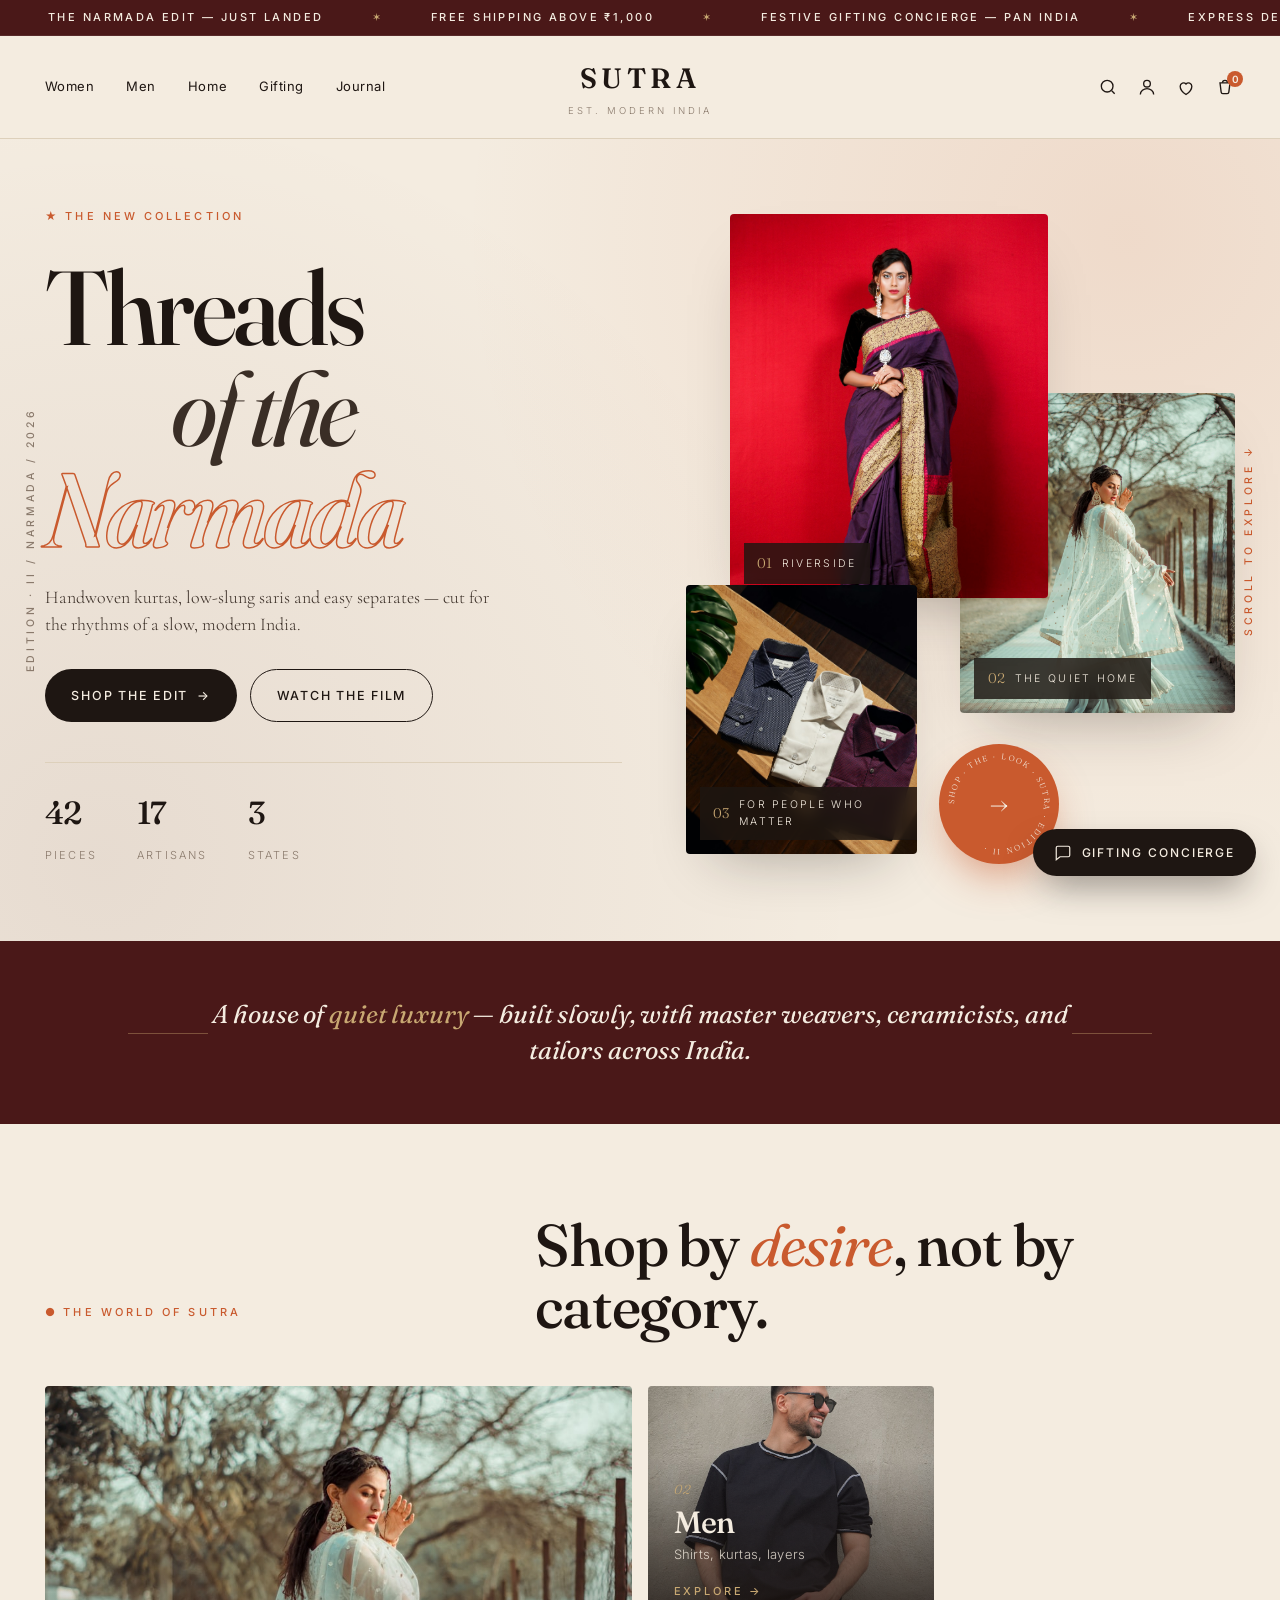
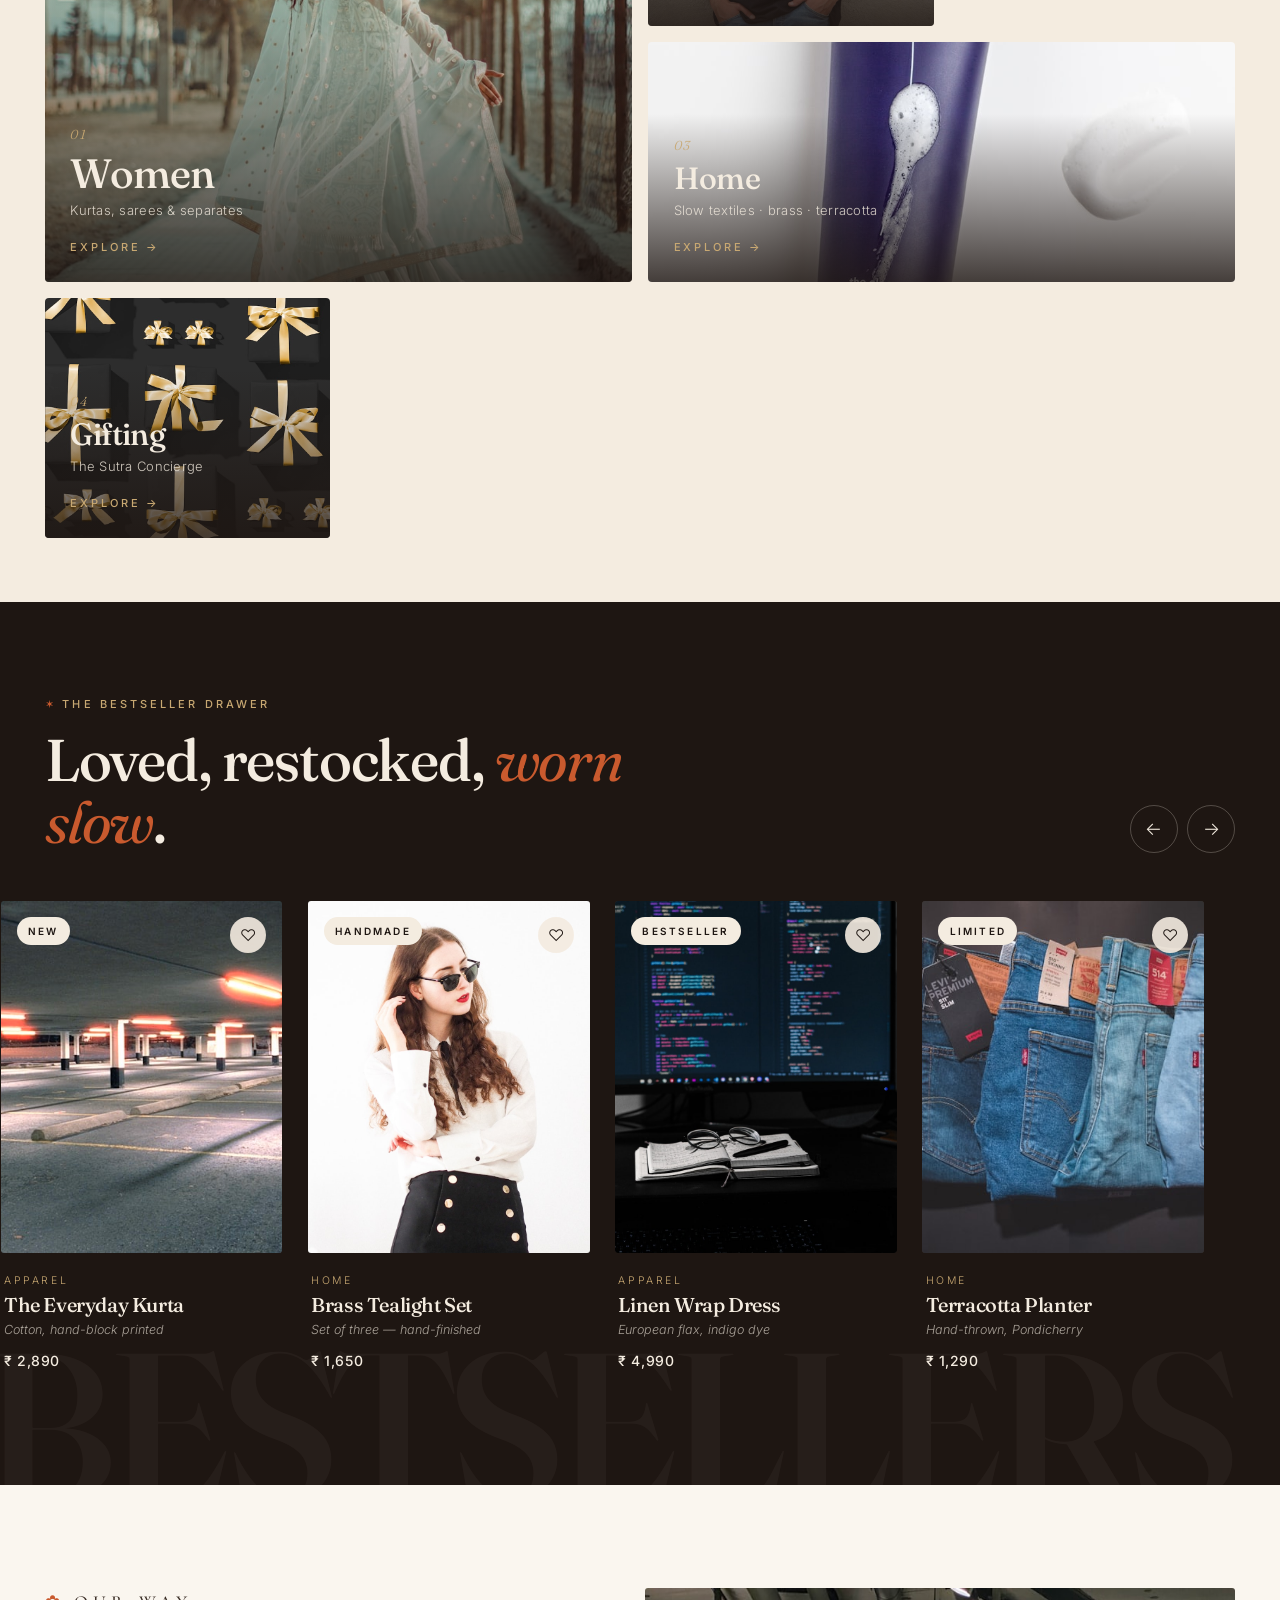
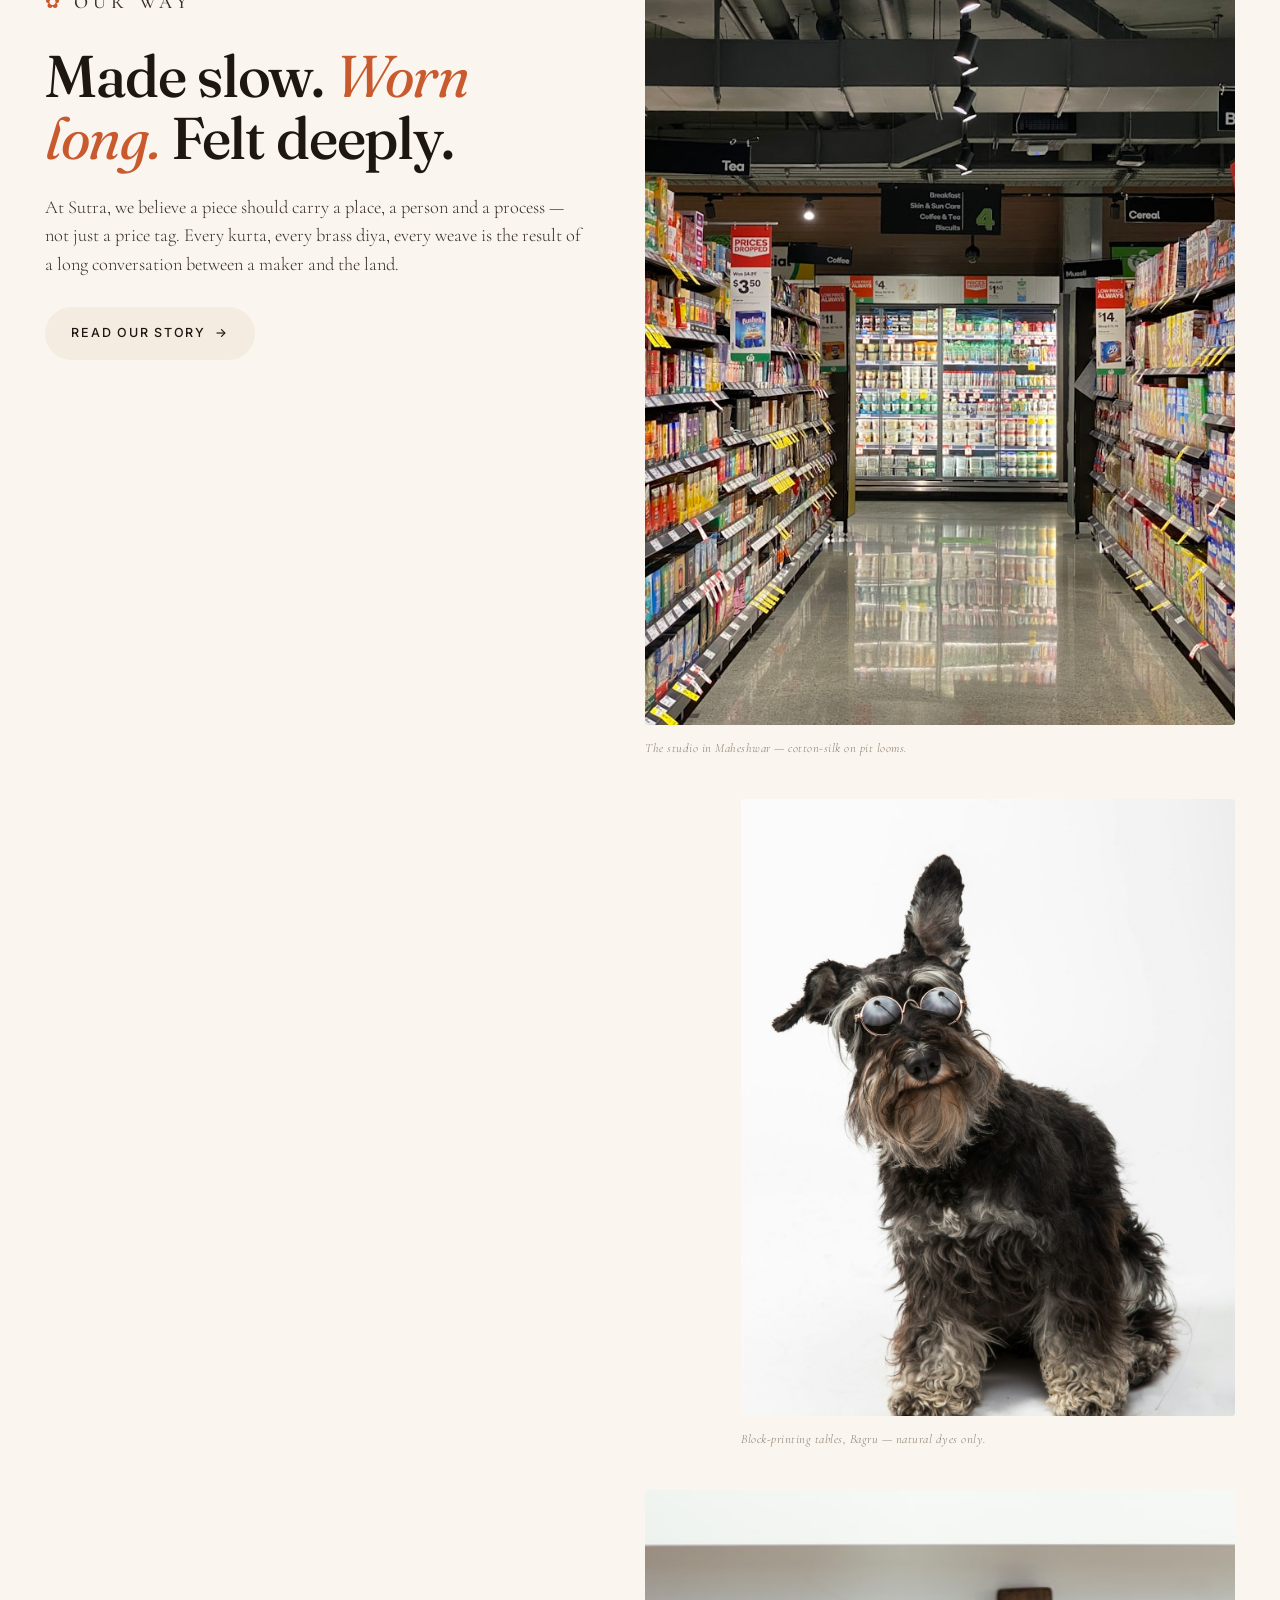
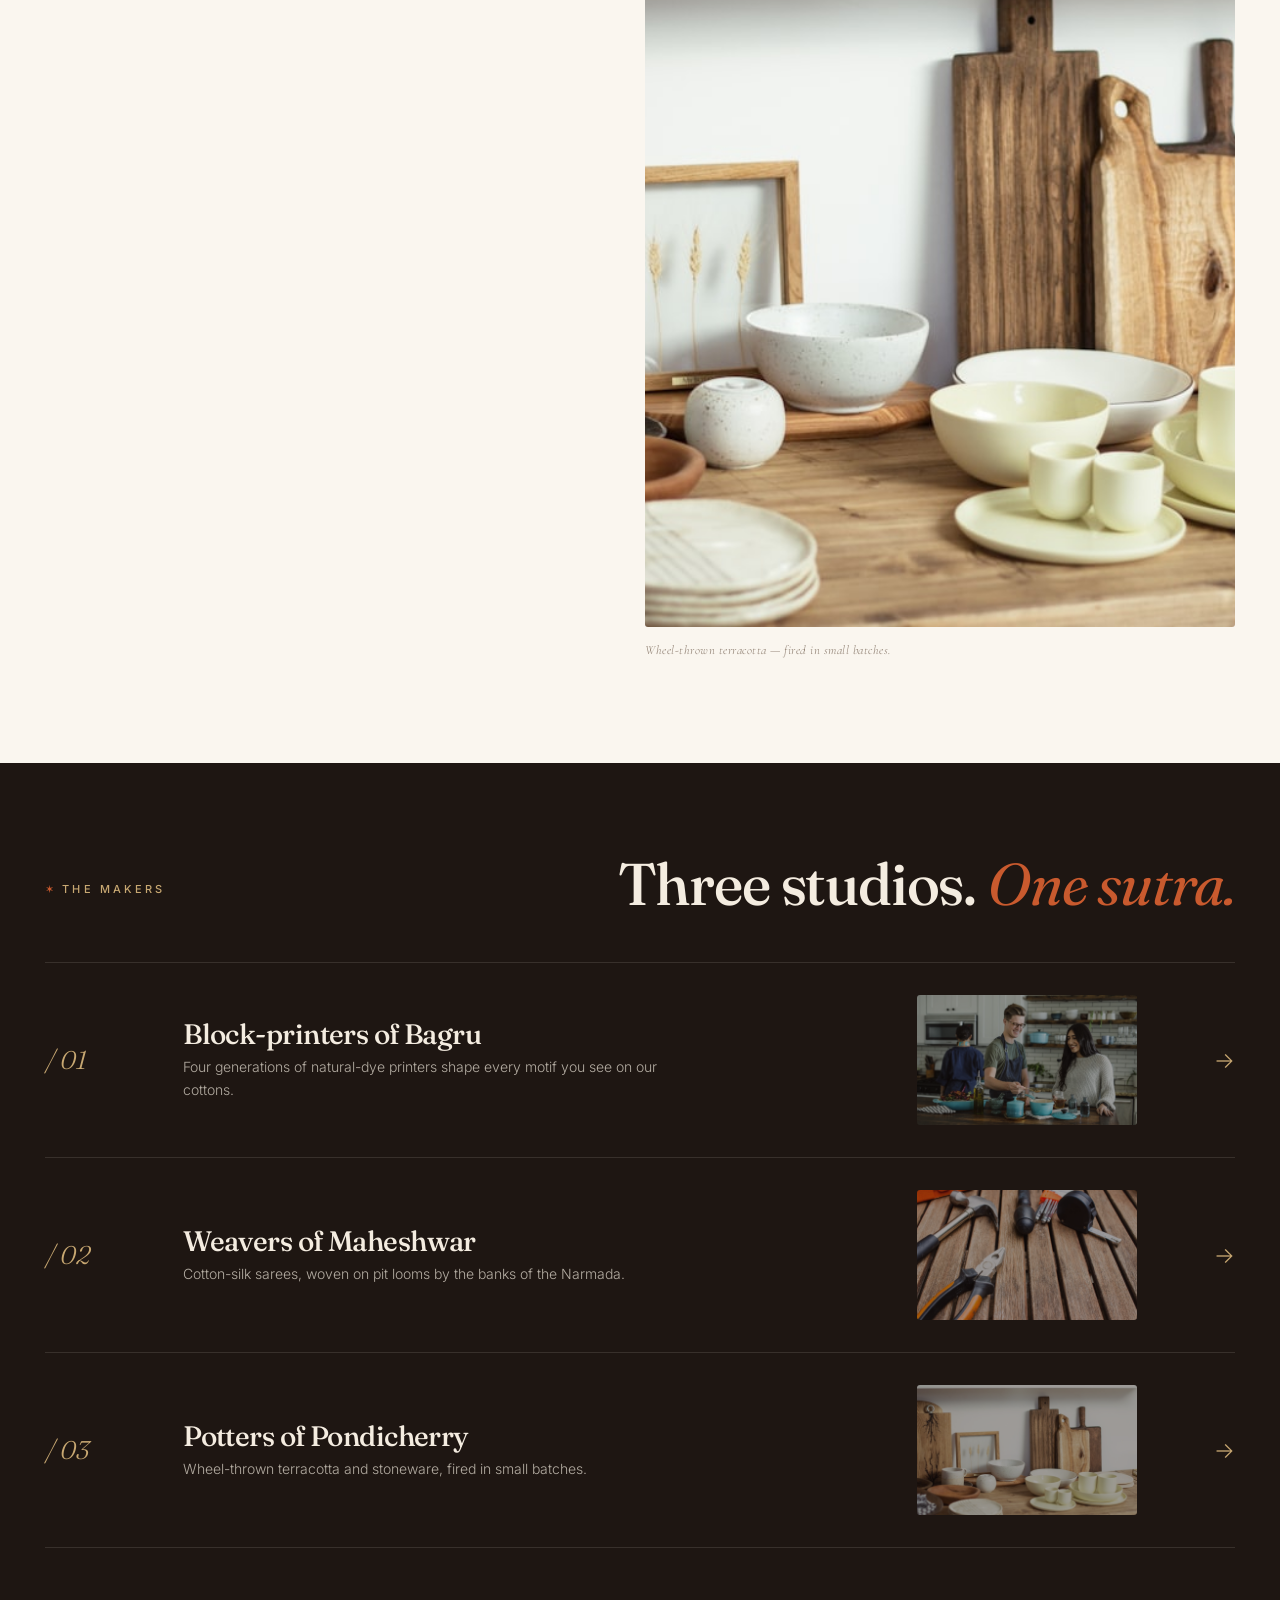
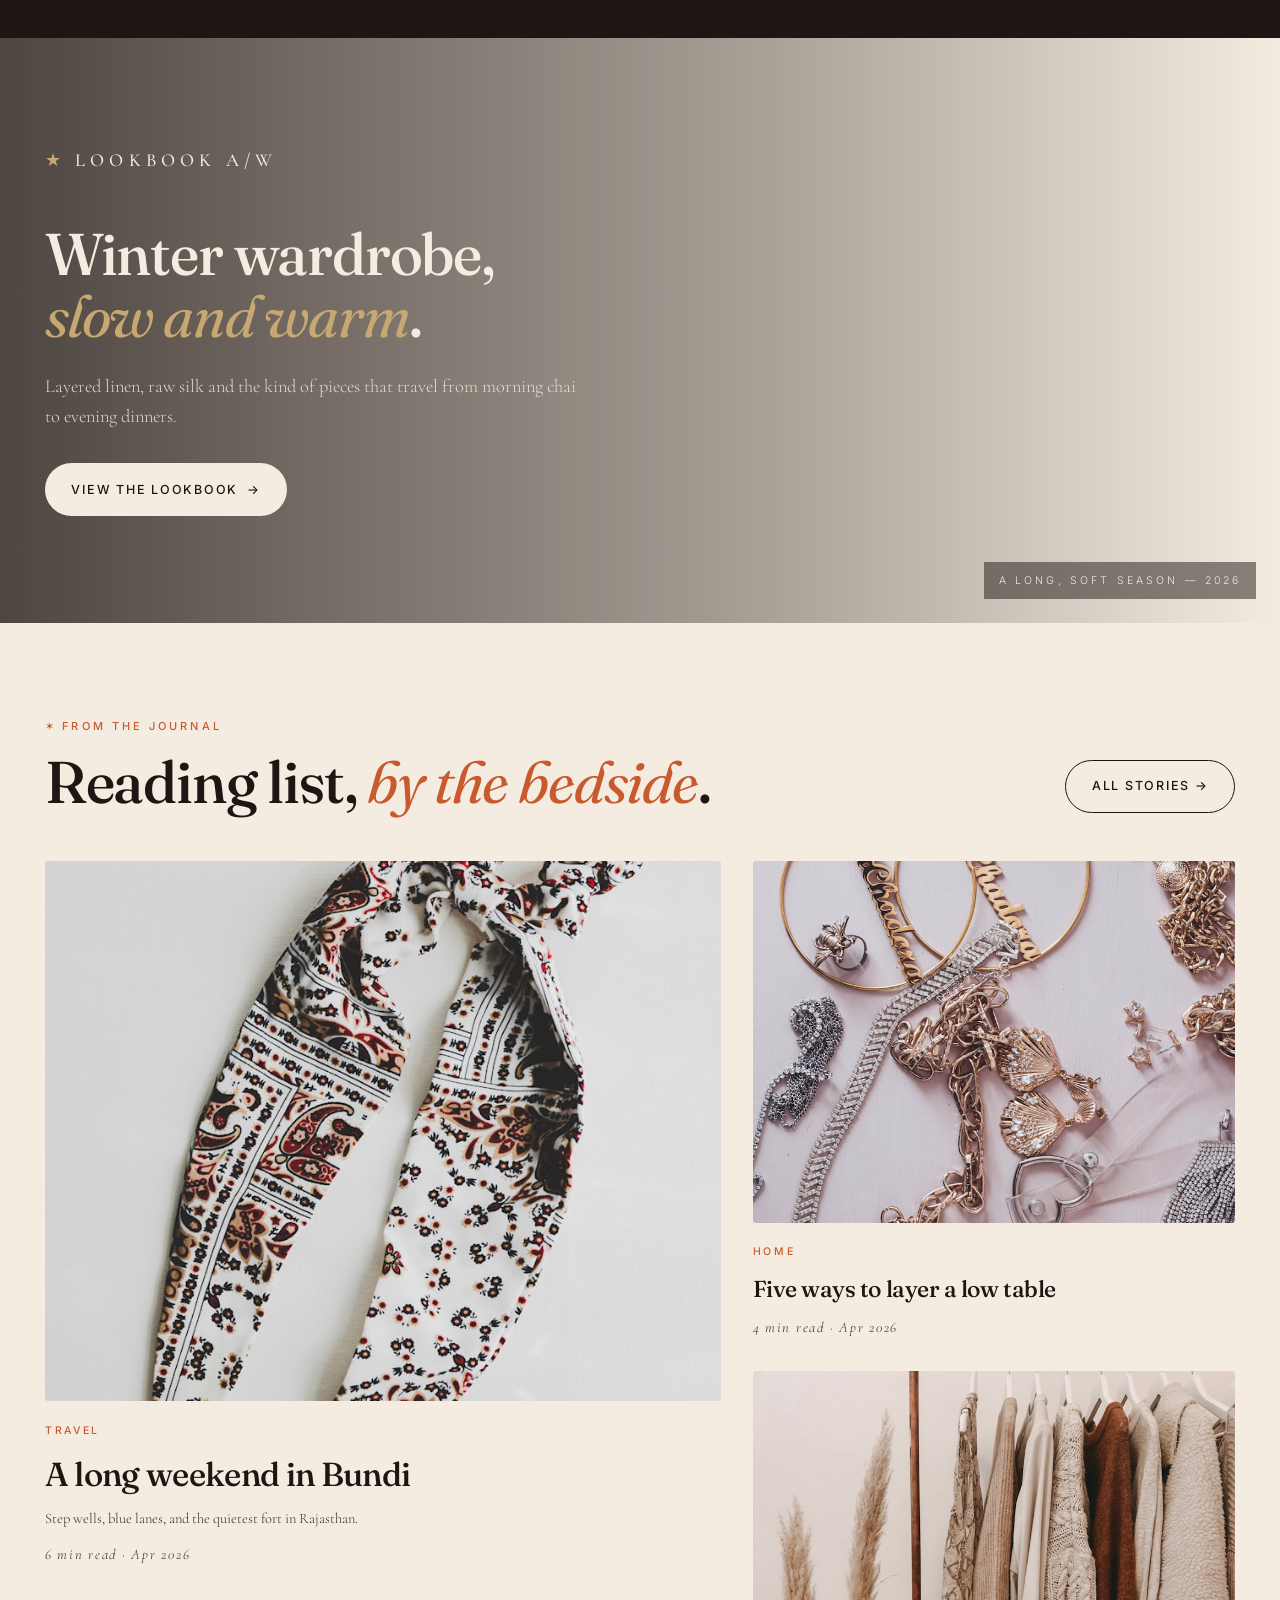
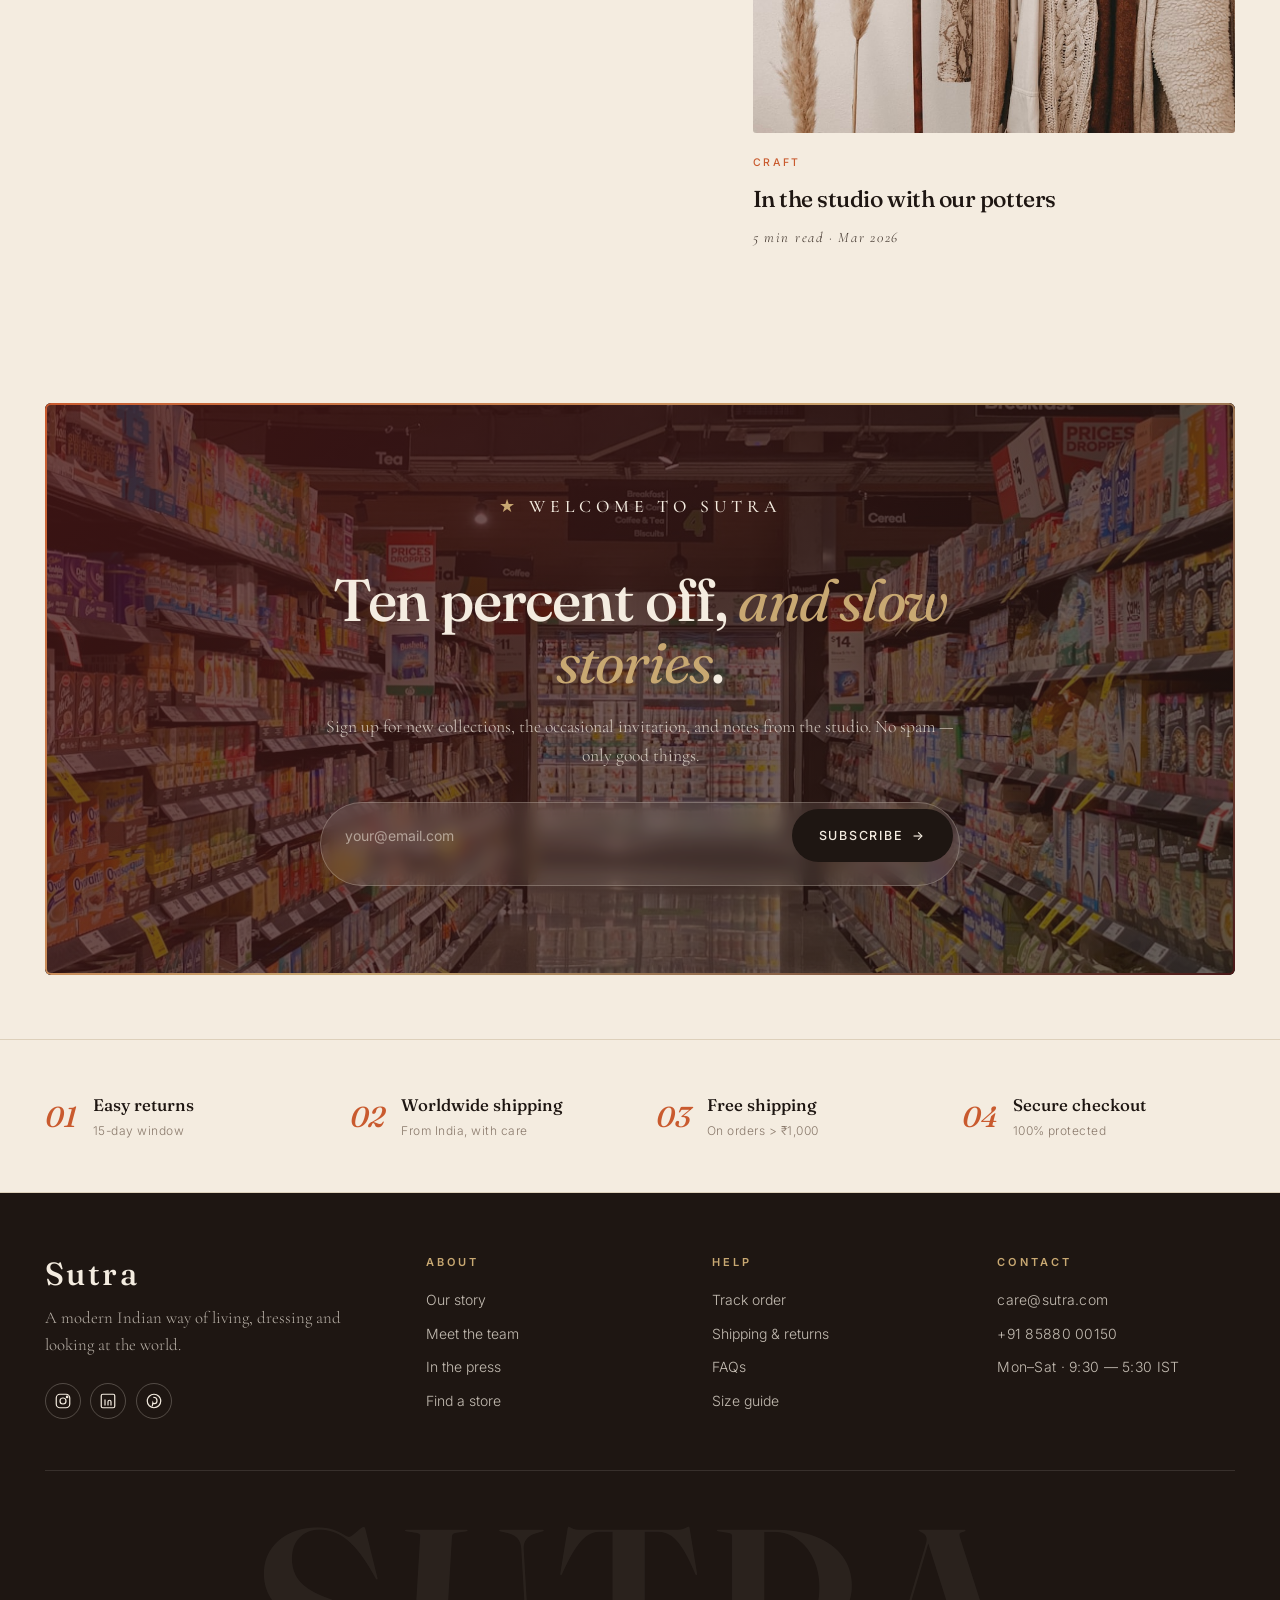
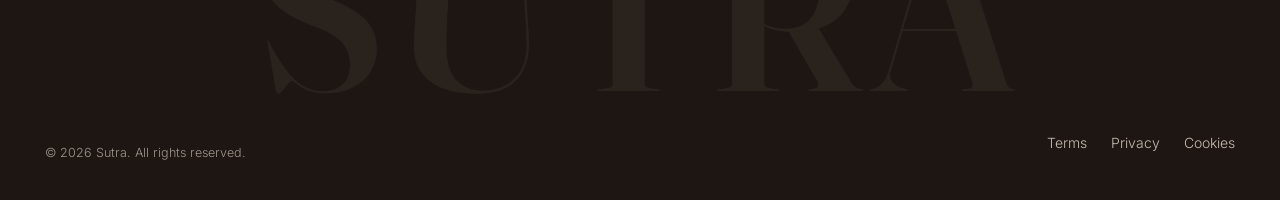
<file: index-v2.html>
<!DOCTYPE html>
<html lang="en">
<head>
  <meta charset="UTF-8" />
  <meta name="viewport" content="width=device-width, initial-scale=1.0" />
  <title>Sutra — A Modern Indian House | Edition II</title>
  <meta name="description" content="Sutra brings together a modern Indian way of dressing, living and gifting. Clothing, home, and craft, made with care." />
  <link rel="preconnect" href="https://fonts.googleapis.com" />
  <link rel="preconnect" href="https://fonts.gstatic.com" crossorigin />
  <link href="https://fonts.googleapis.com/css2?family=Cormorant+Garamond:wght@400;500;600;700&family=Fraunces:opsz,wght@9..144,400;9..144,500;9..144,600;9..144,700;9..144,800&family=Inter:wght@300;400;500;600;700&display=swap" rel="stylesheet" />
  <link rel="stylesheet" href="assets/css/styles-v2.css" />
</head>
<body>

  <!-- Floating ribbon -->
  <div class="ribbon">
    <div class="ribbon-track">
      <span>The Narmada Edit &mdash; Just landed</span><i>&#10038;</i>
      <span>Free shipping above &#8377;1,000</span><i>&#10038;</i>
      <span>Festive Gifting Concierge &mdash; Pan India</span><i>&#10038;</i>
      <span>Express delivery in Delhi, Mumbai &amp; Bengaluru</span><i>&#10038;</i>
      <span>The Narmada Edit &mdash; Just landed</span><i>&#10038;</i>
      <span>Free shipping above &#8377;1,000</span><i>&#10038;</i>
      <span>Festive Gifting Concierge &mdash; Pan India</span><i>&#10038;</i>
      <span>Express delivery in Delhi, Mumbai &amp; Bengaluru</span><i>&#10038;</i>
    </div>
  </div>

  <!-- Header -->
  <header class="nav" id="siteNav">
    <div class="nav-inner">
      <button class="nav-burger" aria-label="Open menu">
        <span></span><span></span>
      </button>

      <nav class="nav-links" aria-label="Primary">
        <a href="#">Women</a>
        <a href="#">Men</a>
        <a href="#">Home</a>
        <a href="#">Gifting</a>
        <a href="#">Journal</a>
      </nav>

      <a href="#" class="logo">
        <span class="logo-mark">SUTRA</span>
        <span class="logo-sub">est. modern India</span>
      </a>

      <div class="nav-icons">
        <button aria-label="Search">
          <svg viewBox="0 0 24 24" width="20" height="20" fill="none" stroke="currentColor" stroke-width="1.6"><circle cx="11" cy="11" r="7"/><path d="m20 20-3.5-3.5"/></svg>
        </button>
        <a href="#" aria-label="Account">
          <svg viewBox="0 0 24 24" width="20" height="20" fill="none" stroke="currentColor" stroke-width="1.6"><circle cx="12" cy="8" r="4"/><path d="M4 21c0-4 4-7 8-7s8 3 8 7"/></svg>
        </a>
        <a href="#" aria-label="Wishlist">
          <svg viewBox="0 0 24 24" width="20" height="20" fill="none" stroke="currentColor" stroke-width="1.6"><path d="M12 21s-7-4.5-7-10a4 4 0 0 1 7-2.6A4 4 0 0 1 19 11c0 5.5-7 10-7 10z"/></svg>
        </a>
        <a href="#" class="bag" aria-label="Bag">
          <svg viewBox="0 0 24 24" width="20" height="20" fill="none" stroke="currentColor" stroke-width="1.6"><path d="M6 7h12l-1.4 11.2A2 2 0 0 1 14.6 20H9.4a2 2 0 0 1-2-1.8L6 7z"/><path d="M9 7a3 3 0 0 1 6 0"/></svg>
          <em>0</em>
        </a>
      </div>
    </div>
  </header>

  <!-- HERO — asymmetric editorial -->
  <section class="hero-ed">
    <span class="vlabel left">Edition&nbsp;&middot;&nbsp;II / Narmada / 2026</span>
    <span class="vlabel right">Scroll&nbsp;to&nbsp;explore &darr;</span>

    <div class="hero-ed-inner">
      <div class="hero-words">
        <p class="kicker"><i>&#9733;</i> The new collection</p>
        <h1>
          <span>Threads</span>
          <span class="italic">of the</span>
          <span class="outline">Narmada</span>
        </h1>
        <p class="lede">Handwoven kurtas, low-slung saris and easy separates &mdash; cut for the rhythms of a slow, modern India.</p>
        <div class="hero-ctas">
          <a href="#" class="pill pill-dark">Shop the edit <span>&rarr;</span></a>
          <a href="#" class="pill pill-ghost">Watch the film</a>
        </div>
        <ul class="hero-meta">
          <li><strong>42</strong>pieces</li>
          <li><strong>17</strong>artisans</li>
          <li><strong>3</strong>states</li>
        </ul>
      </div>

      <div class="hero-mosaic">
        <figure class="m-card m-1">
          <img src="assets/images/hero-1.jpg" alt="Narmada hero" loading="eager" />
          <figcaption><span>01</span>Riverside</figcaption>
        </figure>
        <figure class="m-card m-2">
          <img src="assets/images/hero-2.jpg" alt="Home edit" loading="eager" />
          <figcaption><span>02</span>The quiet home</figcaption>
        </figure>
        <figure class="m-card m-3">
          <img src="assets/images/hero-3.jpg" alt="Gifting" loading="eager" />
          <figcaption><span>03</span>For people who matter</figcaption>
        </figure>
        <div class="badge-rotate" aria-hidden="true">
          <svg viewBox="0 0 200 200" width="120" height="120">
            <defs>
              <path id="circle" d="M 100, 100 m -75, 0 a 75,75 0 1,1 150,0 a 75,75 0 1,1 -150,0"/>
            </defs>
            <text font-family="Fraunces, serif" font-size="13" letter-spacing="3" fill="currentColor">
              <textPath href="#circle">SHOP &middot; THE &middot; LOOK &middot; SUTRA &middot; EDITION II &middot;&nbsp;</textPath>
            </text>
          </svg>
          <span class="badge-dot">&rarr;</span>
        </div>
      </div>
    </div>
  </section>

  <!-- Mood strip -->
  <section class="mood">
    <p>A house of <em>quiet luxury</em> &mdash; built slowly, with master weavers, ceramicists, and tailors across India.</p>
  </section>

  <!-- BENTO categories -->
  <section class="bento">
    <header class="ed-head">
      <p class="kicker"><i>&#9679;</i> The world of Sutra</p>
      <h2>Shop by <em>desire</em>, not by category.</h2>
    </header>
    <div class="bento-grid">
      <a href="#" class="bento-card big" style="background-image:url('assets/images/cat-women.jpg')">
        <div class="bc-overlay"></div>
        <div class="bc-info">
          <span class="bc-num">01</span>
          <h3>Women</h3>
          <p>Kurtas, sarees &amp; separates</p>
          <span class="bc-cta">Explore &rarr;</span>
        </div>
      </a>
      <a href="#" class="bento-card" style="background-image:url('assets/images/cat-men.jpg')">
        <div class="bc-overlay"></div>
        <div class="bc-info">
          <span class="bc-num">02</span>
          <h3>Men</h3>
          <p>Shirts, kurtas, layers</p>
          <span class="bc-cta">Explore &rarr;</span>
        </div>
      </a>
      <a href="#" class="bento-card wide" style="background-image:url('assets/images/cat-home.jpg')">
        <div class="bc-overlay"></div>
        <div class="bc-info">
          <span class="bc-num">03</span>
          <h3>Home</h3>
          <p>Slow textiles &middot; brass &middot; terracotta</p>
          <span class="bc-cta">Explore &rarr;</span>
        </div>
      </a>
      <a href="#" class="bento-card" style="background-image:url('assets/images/cat-gift.jpg')">
        <div class="bc-overlay"></div>
        <div class="bc-info">
          <span class="bc-num">04</span>
          <h3>Gifting</h3>
          <p>The Sutra Concierge</p>
          <span class="bc-cta">Explore &rarr;</span>
        </div>
      </a>
    </div>
  </section>

  <!-- Dark feature — horizontal product rail -->
  <section class="rail-section">
    <header class="ed-head dark">
      <div>
        <p class="kicker"><i>&#10038;</i> The bestseller drawer</p>
        <h2>Loved, restocked, <em>worn slow</em>.</h2>
      </div>
      <div class="rail-controls">
        <button class="rail-btn" id="railPrev" aria-label="Previous">&larr;</button>
        <button class="rail-btn" id="railNext" aria-label="Next">&rarr;</button>
      </div>
    </header>

    <div class="rail" id="productRail">
      <article class="rail-card">
        <div class="rc-img">
          <img src="assets/images/prod-1.jpg" alt="" loading="lazy" />
          <span class="rc-tag">New</span>
          <button class="rc-wish" aria-label="Wishlist">&#9825;</button>
        </div>
        <div class="rc-info">
          <p class="rc-cat">Apparel</p>
          <h4>The Everyday Kurta</h4>
          <p class="rc-meta">Cotton, hand-block printed</p>
          <p class="rc-price">&#8377; 2,890</p>
        </div>
      </article>

      <article class="rail-card">
        <div class="rc-img">
          <img src="assets/images/prod-2.jpg" alt="" loading="lazy" />
          <span class="rc-tag">Handmade</span>
          <button class="rc-wish" aria-label="Wishlist">&#9825;</button>
        </div>
        <div class="rc-info">
          <p class="rc-cat">Home</p>
          <h4>Brass Tealight Set</h4>
          <p class="rc-meta">Set of three &mdash; hand-finished</p>
          <p class="rc-price">&#8377; 1,650</p>
        </div>
      </article>

      <article class="rail-card">
        <div class="rc-img">
          <img src="assets/images/prod-3.jpg" alt="" loading="lazy" />
          <span class="rc-tag">Bestseller</span>
          <button class="rc-wish" aria-label="Wishlist">&#9825;</button>
        </div>
        <div class="rc-info">
          <p class="rc-cat">Apparel</p>
          <h4>Linen Wrap Dress</h4>
          <p class="rc-meta">European flax, indigo dye</p>
          <p class="rc-price">&#8377; 4,990</p>
        </div>
      </article>

      <article class="rail-card">
        <div class="rc-img">
          <img src="assets/images/prod-4.jpg" alt="" loading="lazy" />
          <span class="rc-tag">Limited</span>
          <button class="rc-wish" aria-label="Wishlist">&#9825;</button>
        </div>
        <div class="rc-info">
          <p class="rc-cat">Home</p>
          <h4>Terracotta Planter</h4>
          <p class="rc-meta">Hand-thrown, Pondicherry</p>
          <p class="rc-price">&#8377; 1,290</p>
        </div>
      </article>

      <article class="rail-card">
        <div class="rc-img">
          <img src="assets/images/prod-1.jpg" alt="" loading="lazy" />
          <span class="rc-tag">Coming back</span>
          <button class="rc-wish" aria-label="Wishlist">&#9825;</button>
        </div>
        <div class="rc-info">
          <p class="rc-cat">Apparel</p>
          <h4>Block-print Anarkali</h4>
          <p class="rc-meta">Mul cotton, summer-weight</p>
          <p class="rc-price">&#8377; 6,400</p>
        </div>
      </article>

      <article class="rail-card">
        <div class="rc-img">
          <img src="assets/images/prod-3.jpg" alt="" loading="lazy" />
          <span class="rc-tag">New</span>
          <button class="rc-wish" aria-label="Wishlist">&#9825;</button>
        </div>
        <div class="rc-info">
          <p class="rc-cat">Apparel</p>
          <h4>The Travel Stole</h4>
          <p class="rc-meta">Cotton-wool, Maheshwar</p>
          <p class="rc-price">&#8377; 3,250</p>
        </div>
      </article>
    </div>
  </section>

  <!-- Sticky story -->
  <section class="story-sticky">
    <div class="ss-inner">
      <aside class="ss-sticky">
        <p class="kicker"><i>&#10047;</i> Our way</p>
        <h2>Made slow. <em>Worn long.</em> Felt deeply.</h2>
        <p>At Sutra, we believe a piece should carry a place, a person and a process &mdash; not just a price tag. Every kurta, every brass diya, every weave is the result of a long conversation between a maker and the land.</p>
        <a href="#" class="pill pill-light">Read our story <span>&rarr;</span></a>
      </aside>
      <div class="ss-stack">
        <figure>
          <img src="assets/images/story-1.jpg" alt="Hands at work" loading="lazy"/>
          <figcaption>The studio in Maheshwar &mdash; cotton-silk on pit looms.</figcaption>
        </figure>
        <figure class="off">
          <img src="assets/images/story-2.jpg" alt="Slow craft" loading="lazy"/>
          <figcaption>Block-printing tables, Bagru &mdash; natural dyes only.</figcaption>
        </figure>
        <figure>
          <img src="assets/images/craft-3.jpg" alt="Potters" loading="lazy"/>
          <figcaption>Wheel-thrown terracotta &mdash; fired in small batches.</figcaption>
        </figure>
      </div>
    </div>
  </section>

  <!-- Numbered craft list -->
  <section class="craft-list">
    <header class="ed-head">
      <p class="kicker"><i>&#10038;</i> The makers</p>
      <h2>Three studios. <em>One sutra.</em></h2>
    </header>
    <div class="cl-rows">
      <a href="#" class="cl-row">
        <span class="cl-num">/ 01</span>
        <div class="cl-text">
          <h3>Block-printers of Bagru</h3>
          <p>Four generations of natural-dye printers shape every motif you see on our cottons.</p>
        </div>
        <div class="cl-img"><img src="assets/images/craft-1.jpg" alt="" loading="lazy"/></div>
        <span class="cl-arrow">&rarr;</span>
      </a>
      <a href="#" class="cl-row">
        <span class="cl-num">/ 02</span>
        <div class="cl-text">
          <h3>Weavers of Maheshwar</h3>
          <p>Cotton-silk sarees, woven on pit looms by the banks of the Narmada.</p>
        </div>
        <div class="cl-img"><img src="assets/images/craft-2.jpg" alt="" loading="lazy"/></div>
        <span class="cl-arrow">&rarr;</span>
      </a>
      <a href="#" class="cl-row">
        <span class="cl-num">/ 03</span>
        <div class="cl-text">
          <h3>Potters of Pondicherry</h3>
          <p>Wheel-thrown terracotta and stoneware, fired in small batches.</p>
        </div>
        <div class="cl-img"><img src="assets/images/craft-3.jpg" alt="" loading="lazy"/></div>
        <span class="cl-arrow">&rarr;</span>
      </a>
    </div>
  </section>

  <!-- Parallax lookbook -->
  <section class="lookbook" style="background-image:url('assets/images/lookbook.jpg')">
    <div class="lb-content">
      <p class="kicker light"><i>&#9733;</i> Lookbook A/W</p>
      <h2>Winter wardrobe, <em>slow and warm</em>.</h2>
      <p>Layered linen, raw silk and the kind of pieces that travel from morning chai to evening dinners.</p>
      <a href="#" class="pill pill-light">View the lookbook <span>&rarr;</span></a>
    </div>
    <div class="lb-tag">A long, soft season &mdash; 2026</div>
  </section>

  <!-- Journal mosaic -->
  <section class="journal-mosaic">
    <header class="ed-head">
      <div>
        <p class="kicker"><i>&#10038;</i> From the journal</p>
        <h2>Reading list, <em>by the bedside</em>.</h2>
      </div>
      <a href="#" class="pill pill-ghost dark">All stories &rarr;</a>
    </header>
    <div class="jm-grid">
      <article class="jm-card feature">
        <a href="#" class="jm-img"><img src="assets/images/journal-1.jpg" alt="" loading="lazy"/></a>
        <span class="jm-tag">Travel</span>
        <h3><a href="#">A long weekend in Bundi</a></h3>
        <p>Step wells, blue lanes, and the quietest fort in Rajasthan.</p>
        <p class="jm-meta">6 min read &middot; Apr 2026</p>
      </article>
      <article class="jm-card">
        <a href="#" class="jm-img"><img src="assets/images/journal-2.jpg" alt="" loading="lazy"/></a>
        <span class="jm-tag">Home</span>
        <h3><a href="#">Five ways to layer a low table</a></h3>
        <p class="jm-meta">4 min read &middot; Apr 2026</p>
      </article>
      <article class="jm-card">
        <a href="#" class="jm-img"><img src="assets/images/journal-3.jpg" alt="" loading="lazy"/></a>
        <span class="jm-tag">Craft</span>
        <h3><a href="#">In the studio with our potters</a></h3>
        <p class="jm-meta">5 min read &middot; Mar 2026</p>
      </article>
    </div>
  </section>

  <!-- Newsletter -->
  <section class="nl-section">
    <div class="nl-card" style="background-image:url('assets/images/newsletter.jpg')">
      <div class="nl-overlay"></div>
      <div class="nl-inner">
        <p class="kicker light"><i>&#9733;</i> Welcome to Sutra</p>
        <h2>Ten percent off, <em>and slow stories</em>.</h2>
        <p>Sign up for new collections, the occasional invitation, and notes from the studio. No spam &mdash; only good things.</p>
        <form class="nl-form" onsubmit="event.preventDefault(); this.querySelector('.nl-msg').textContent='Thank you. Check your inbox for SUTRAFIRST.'">
          <input type="email" required placeholder="your@email.com" aria-label="Email"/>
          <button type="submit" class="pill pill-dark">Subscribe <span>&rarr;</span></button>
          <p class="nl-msg" aria-live="polite"></p>
        </form>
      </div>
    </div>
  </section>

  <!-- Trust -->
  <section class="trust-v2">
    <div class="t-item"><span>01</span><div><strong>Easy returns</strong><em>15-day window</em></div></div>
    <div class="t-item"><span>02</span><div><strong>Worldwide shipping</strong><em>From India, with care</em></div></div>
    <div class="t-item"><span>03</span><div><strong>Free shipping</strong><em>On orders &gt; &#8377;1,000</em></div></div>
    <div class="t-item"><span>04</span><div><strong>Secure checkout</strong><em>100% protected</em></div></div>
  </section>

  <!-- Footer -->
  <footer class="foot">
    <div class="foot-top">
      <div class="foot-brand">
        <h3>Sutra</h3>
        <p>A modern Indian way of living, dressing and looking at the world.</p>
        <div class="foot-soc">
          <a href="#" aria-label="Instagram"><svg viewBox="0 0 24 24" width="18" height="18" fill="none" stroke="currentColor" stroke-width="1.6"><rect x="3" y="3" width="18" height="18" rx="5"/><circle cx="12" cy="12" r="4"/><circle cx="17.5" cy="6.5" r="1" fill="currentColor"/></svg></a>
          <a href="#" aria-label="LinkedIn"><svg viewBox="0 0 24 24" width="18" height="18" fill="none" stroke="currentColor" stroke-width="1.6"><rect x="3" y="3" width="18" height="18" rx="2"/><path d="M8 10v8M8 7v.01M12 18v-5a2 2 0 0 1 4 0v5M12 13v5"/></svg></a>
          <a href="#" aria-label="Pinterest"><svg viewBox="0 0 24 24" width="18" height="18" fill="none" stroke="currentColor" stroke-width="1.6"><circle cx="12" cy="12" r="9"/><path d="M11 7c3 0 5 2 5 4.5 0 2-1.5 4-3.5 4-1 0-1.7-.5-2-1.2L9.7 19"/></svg></a>
        </div>
      </div>
      <div>
        <h4>About</h4>
        <ul>
          <li><a href="#">Our story</a></li>
          <li><a href="#">Meet the team</a></li>
          <li><a href="#">In the press</a></li>
          <li><a href="#">Find a store</a></li>
        </ul>
      </div>
      <div>
        <h4>Help</h4>
        <ul>
          <li><a href="#">Track order</a></li>
          <li><a href="#">Shipping &amp; returns</a></li>
          <li><a href="#">FAQs</a></li>
          <li><a href="#">Size guide</a></li>
        </ul>
      </div>
      <div>
        <h4>Contact</h4>
        <ul class="foot-contact">
          <li>care@sutra.com</li>
          <li>+91 85880 00150</li>
          <li>Mon&ndash;Sat &middot; 9:30 &mdash; 5:30 IST</li>
        </ul>
      </div>
    </div>
    <div class="foot-mega">SUTRA</div>
    <div class="foot-bottom">
      <p>&copy; <span id="year"></span> Sutra. All rights reserved.</p>
      <ul>
        <li><a href="#">Terms</a></li>
        <li><a href="#">Privacy</a></li>
        <li><a href="#">Cookies</a></li>
      </ul>
    </div>
  </footer>

  <a href="#" class="float-cta" aria-label="Concierge">
    <svg viewBox="0 0 24 24" width="18" height="18" fill="none" stroke="currentColor" stroke-width="1.6"><path d="M21 15a2 2 0 0 1-2 2H8l-5 4V5a2 2 0 0 1 2-2h14a2 2 0 0 1 2 2z"/></svg>
    <span>Gifting Concierge</span>
  </a>

  <script src="assets/js/main-v2.js"></script>
</body>
</html>
</file>
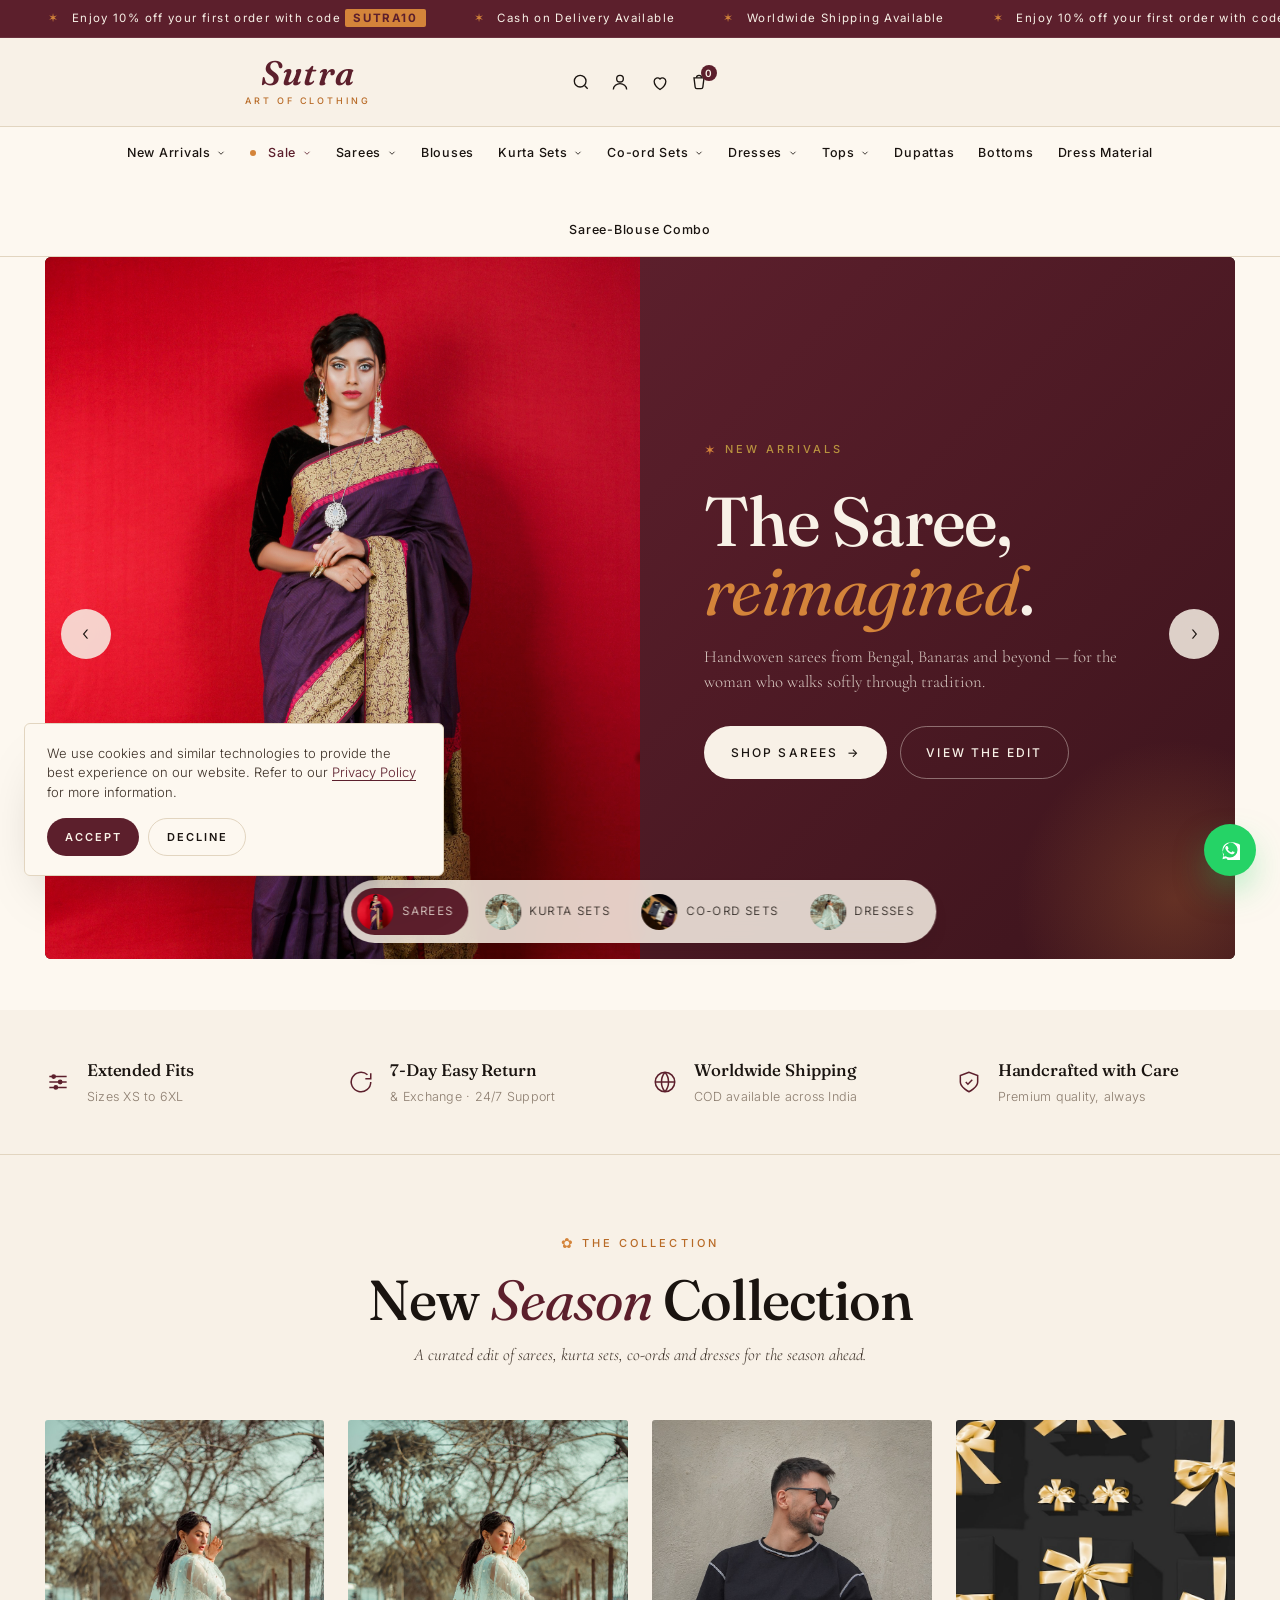
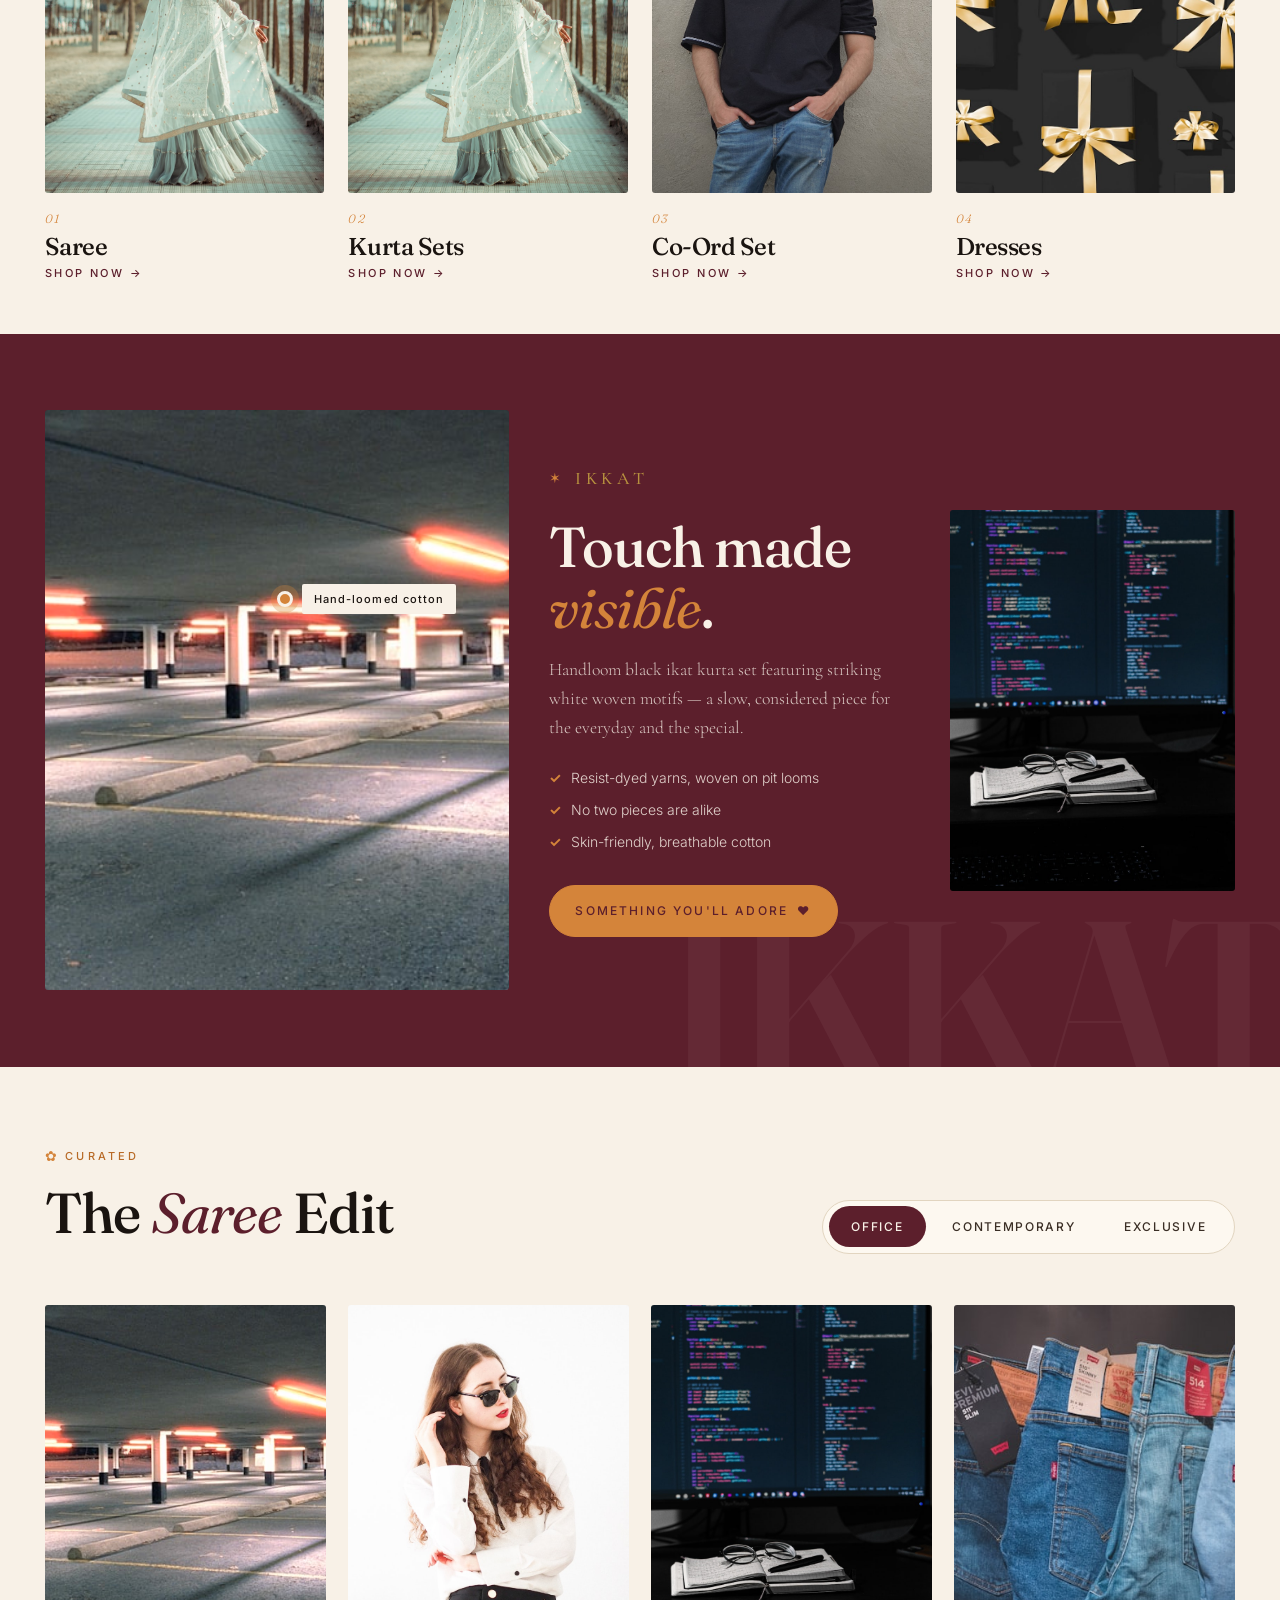
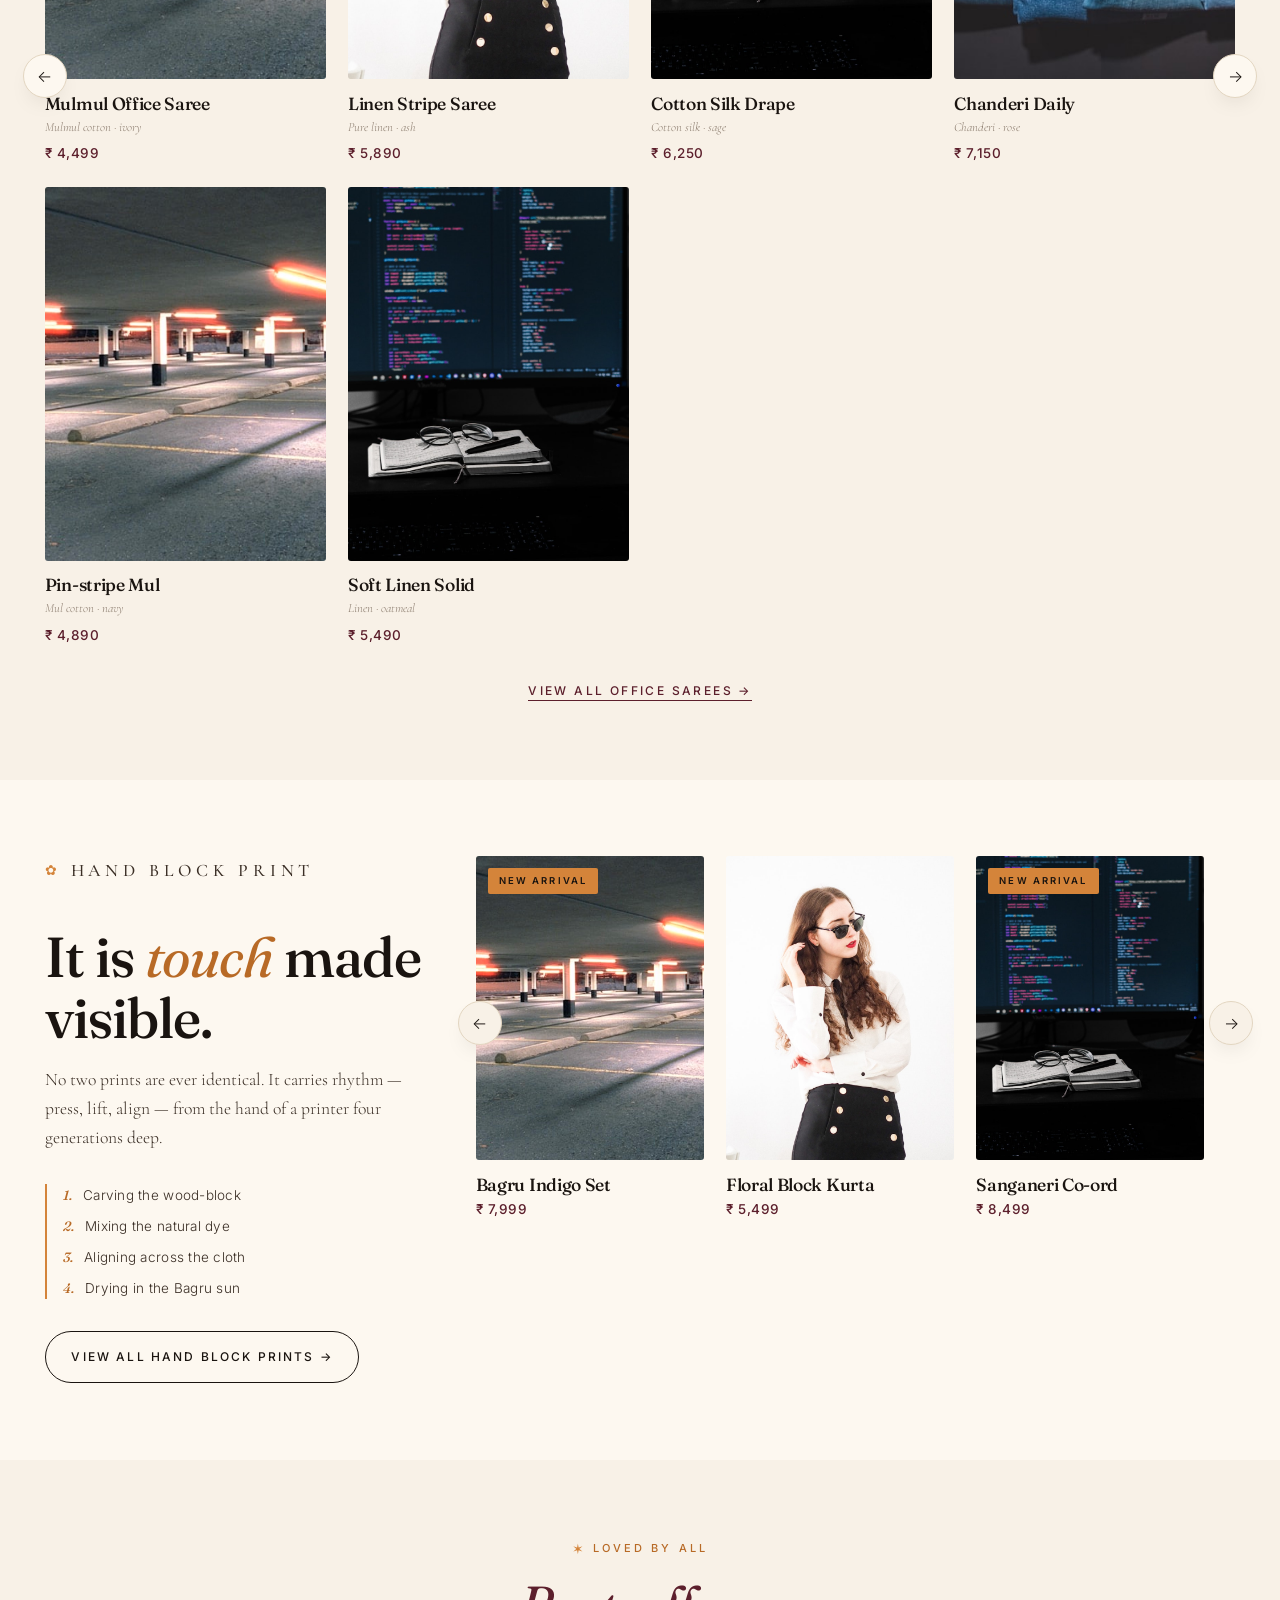
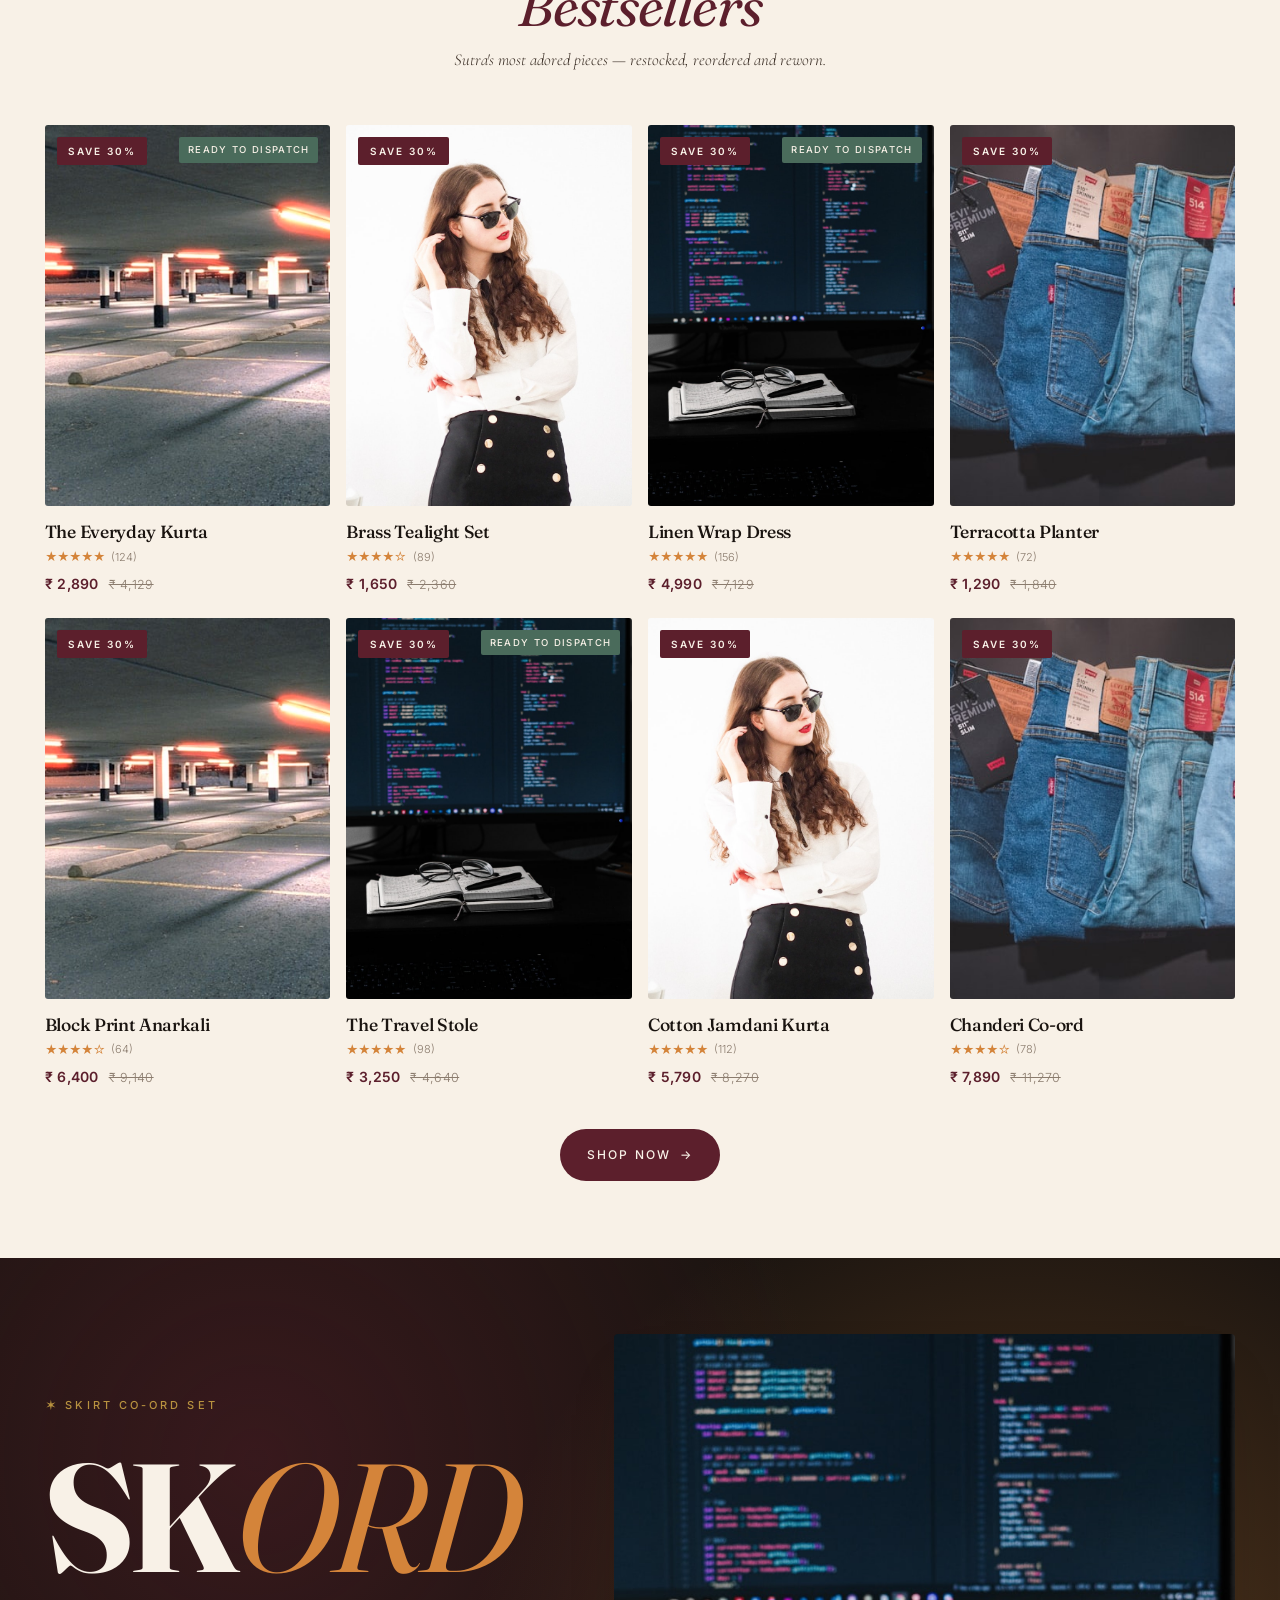
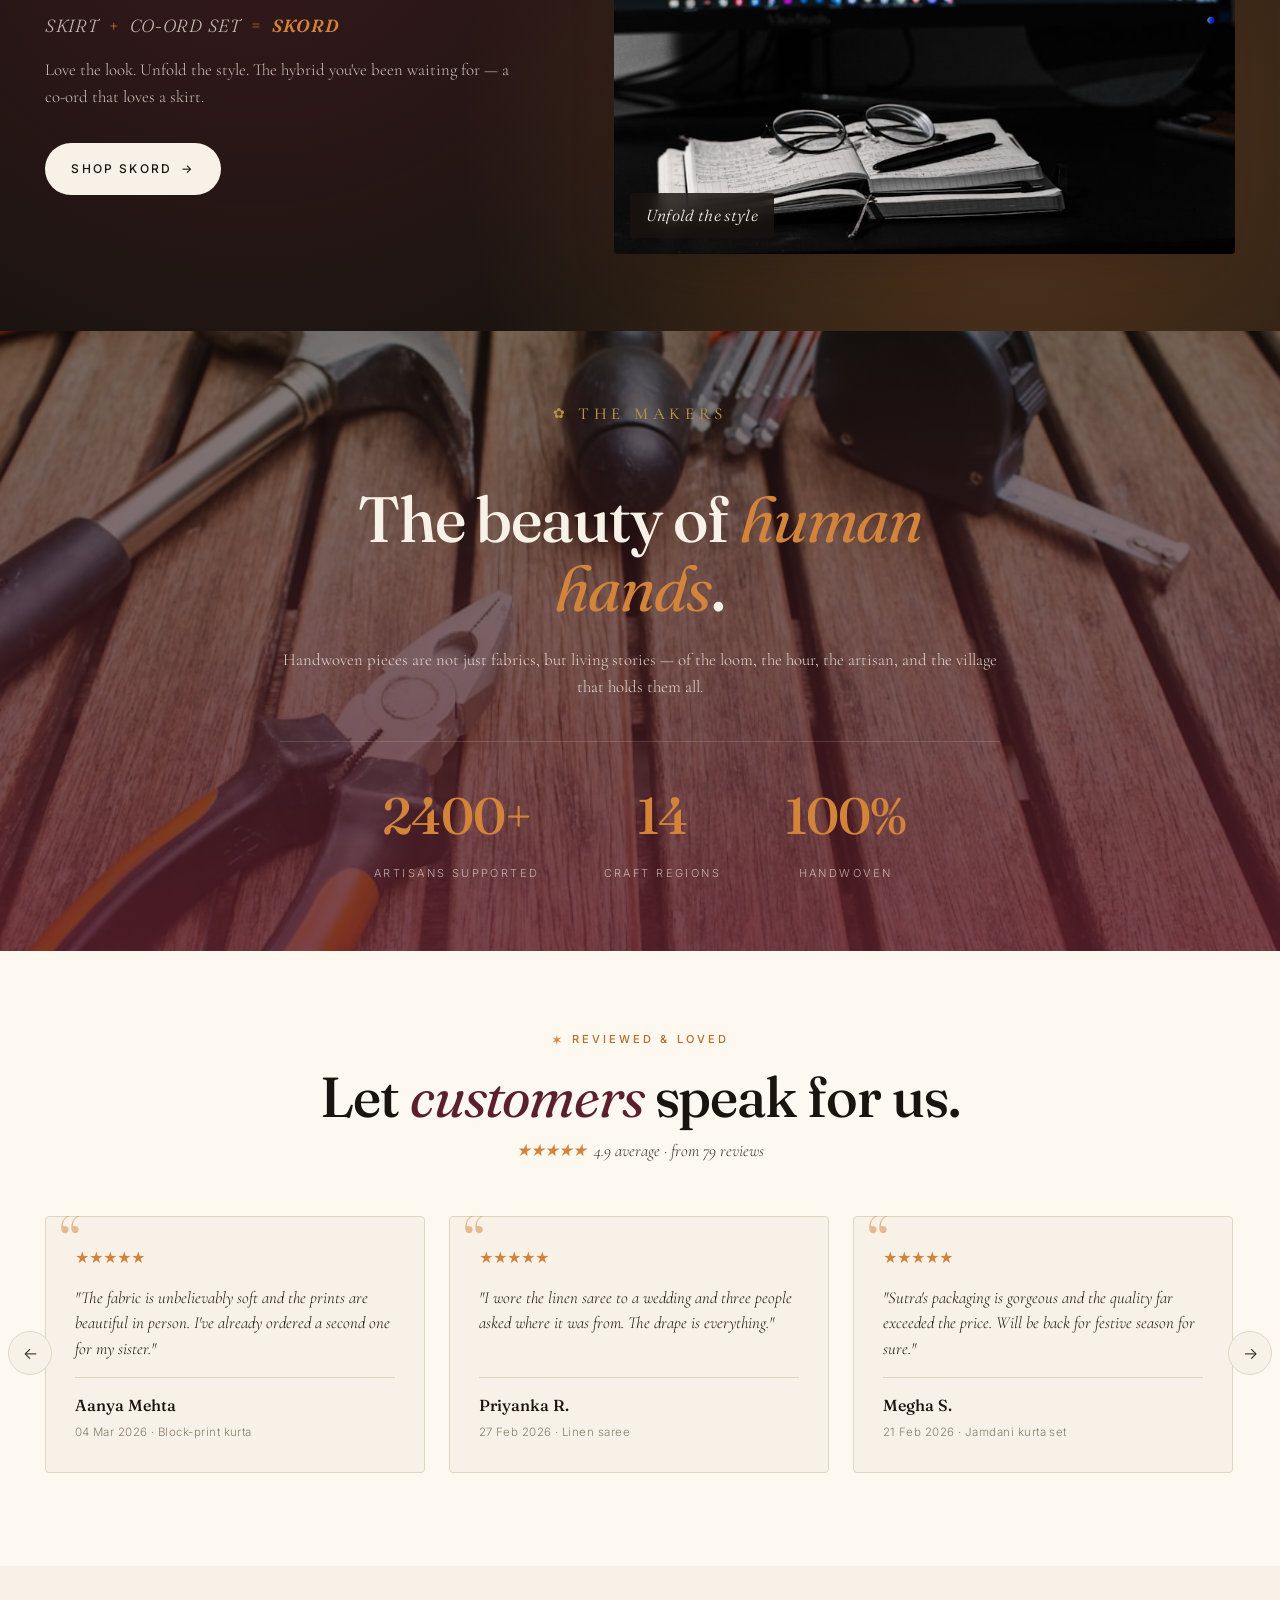
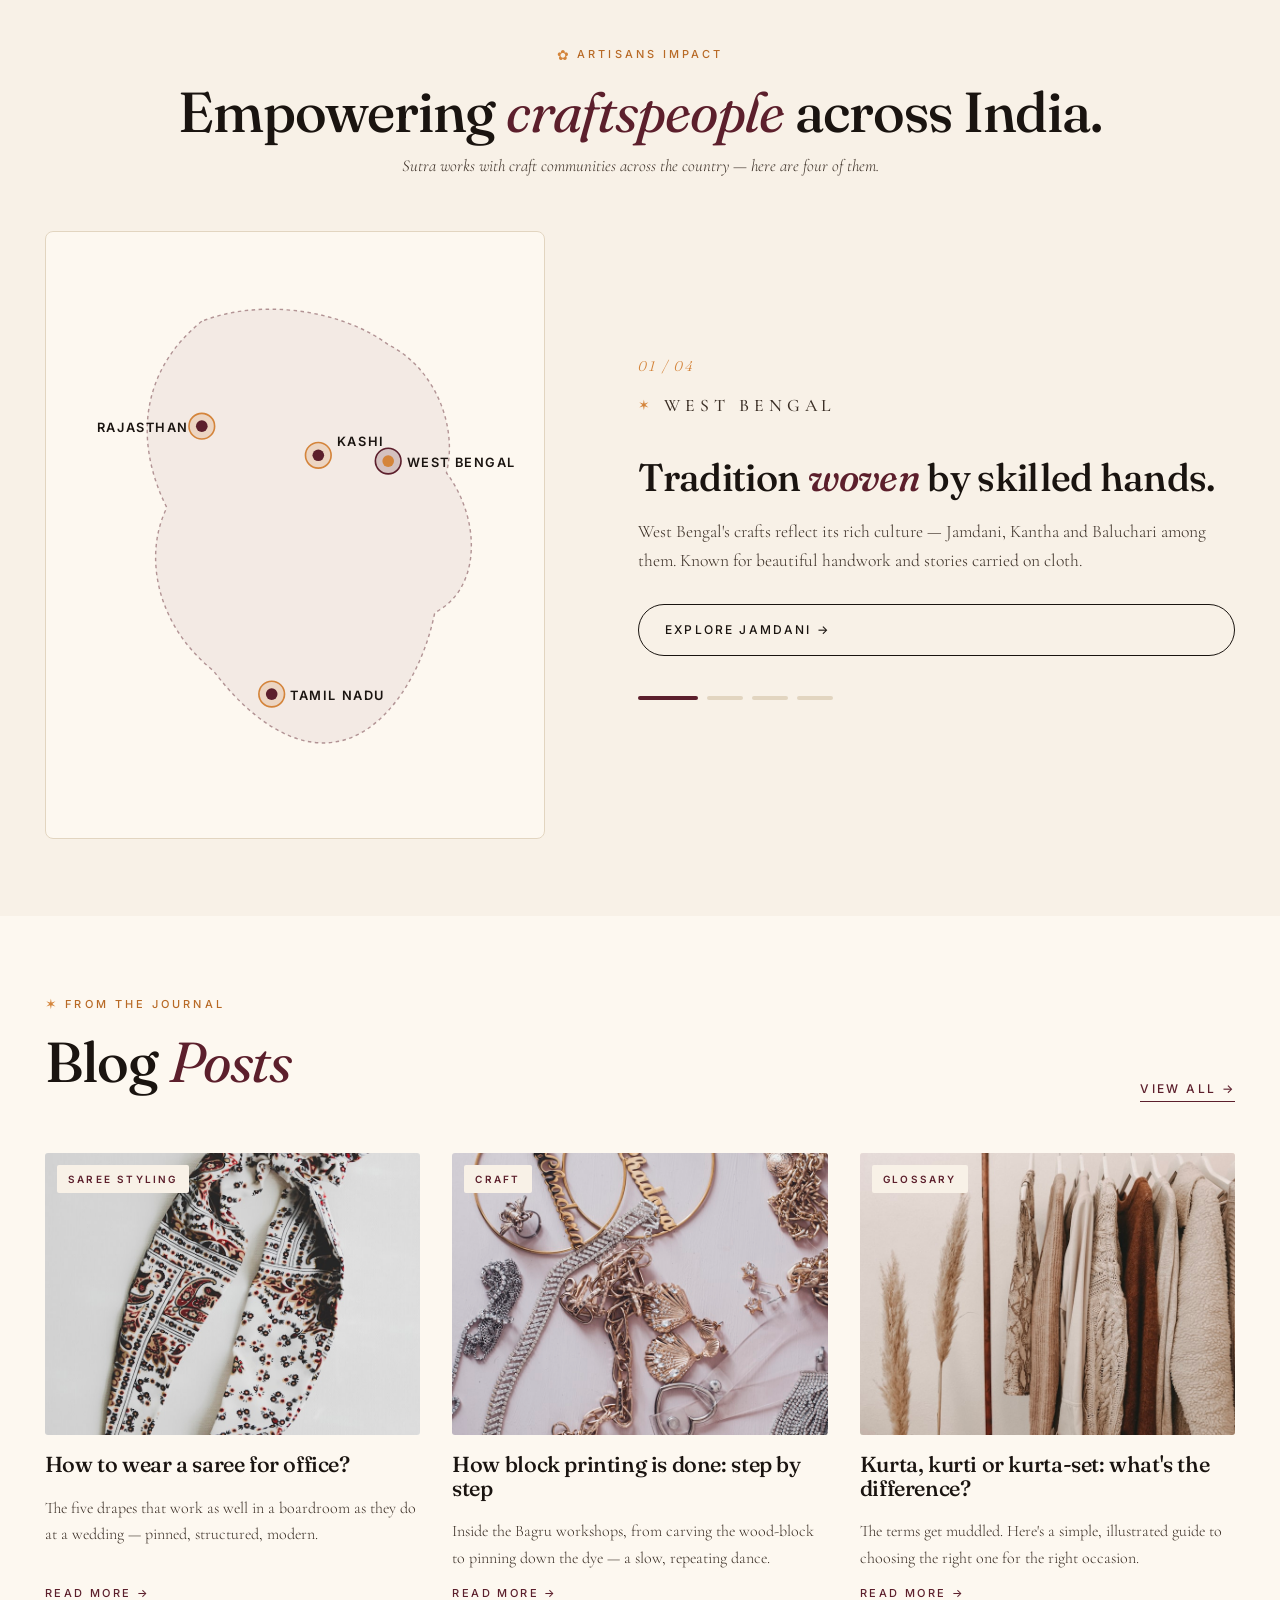
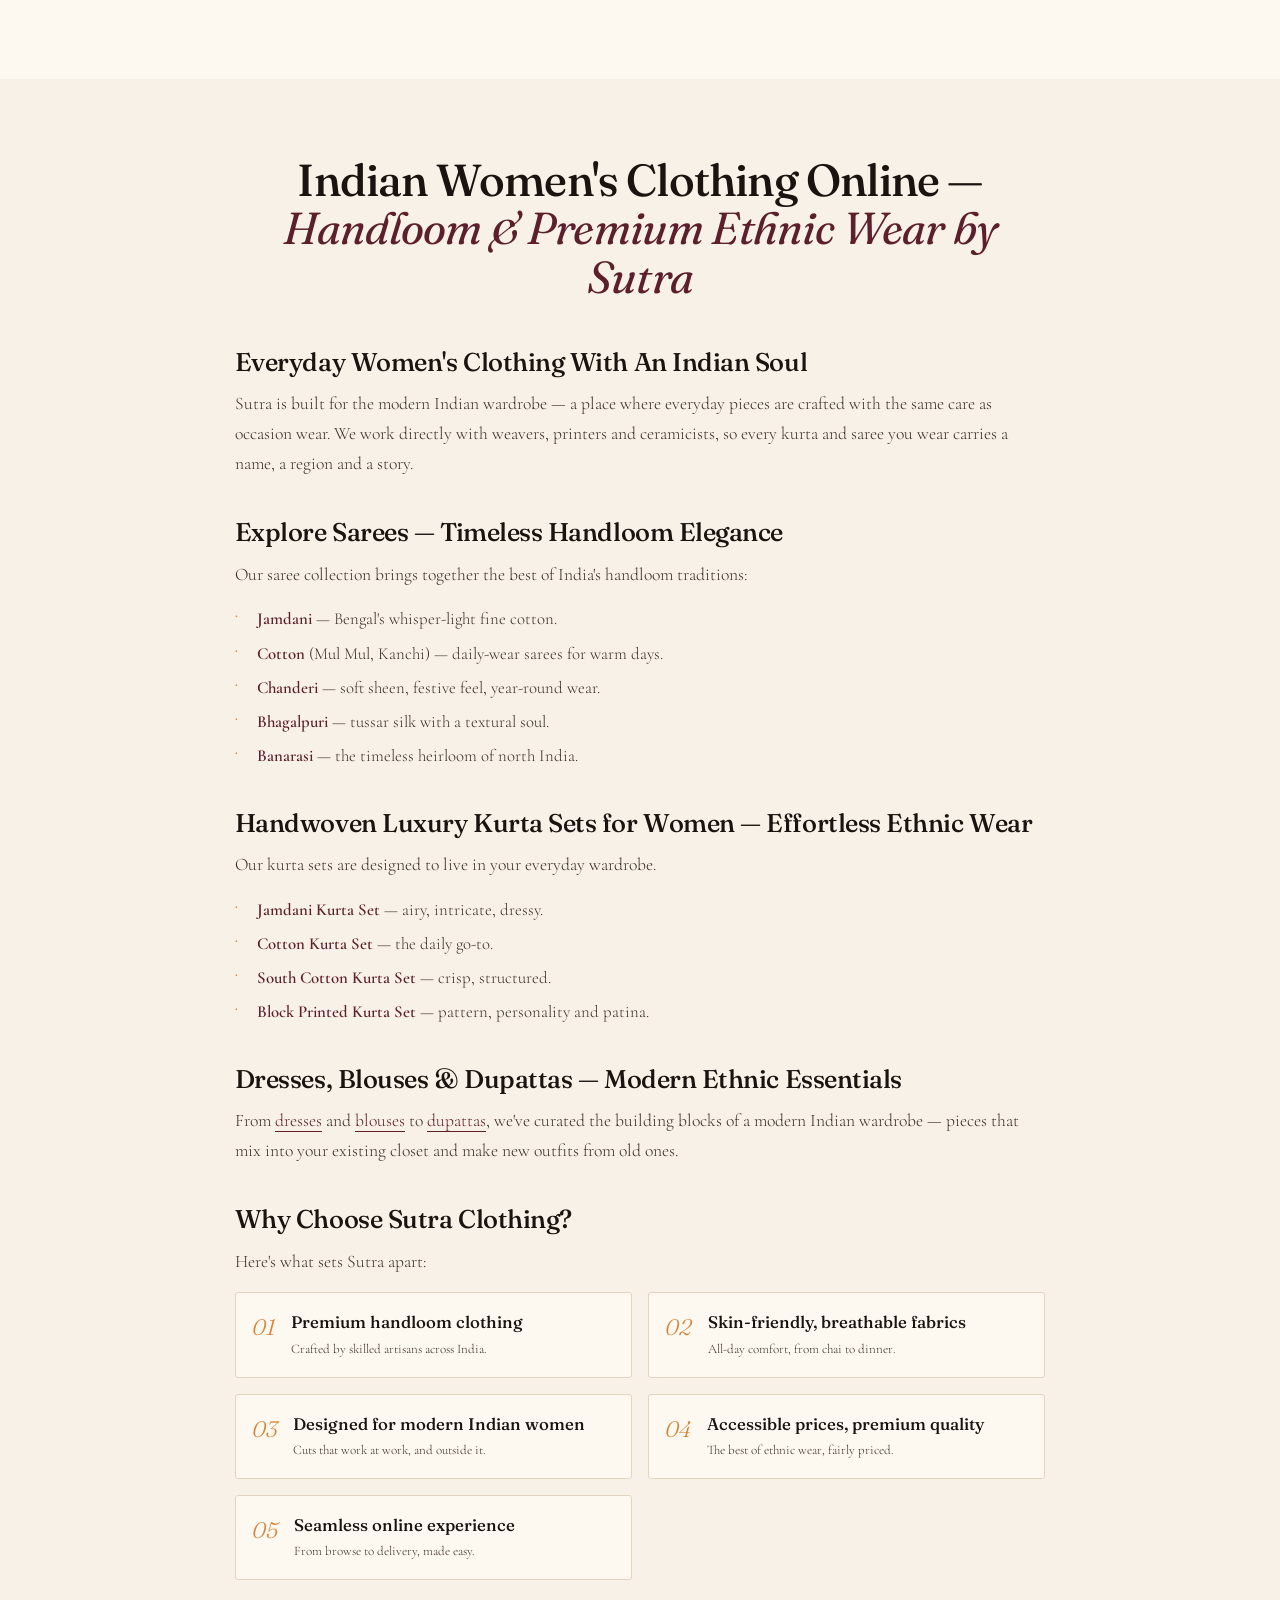
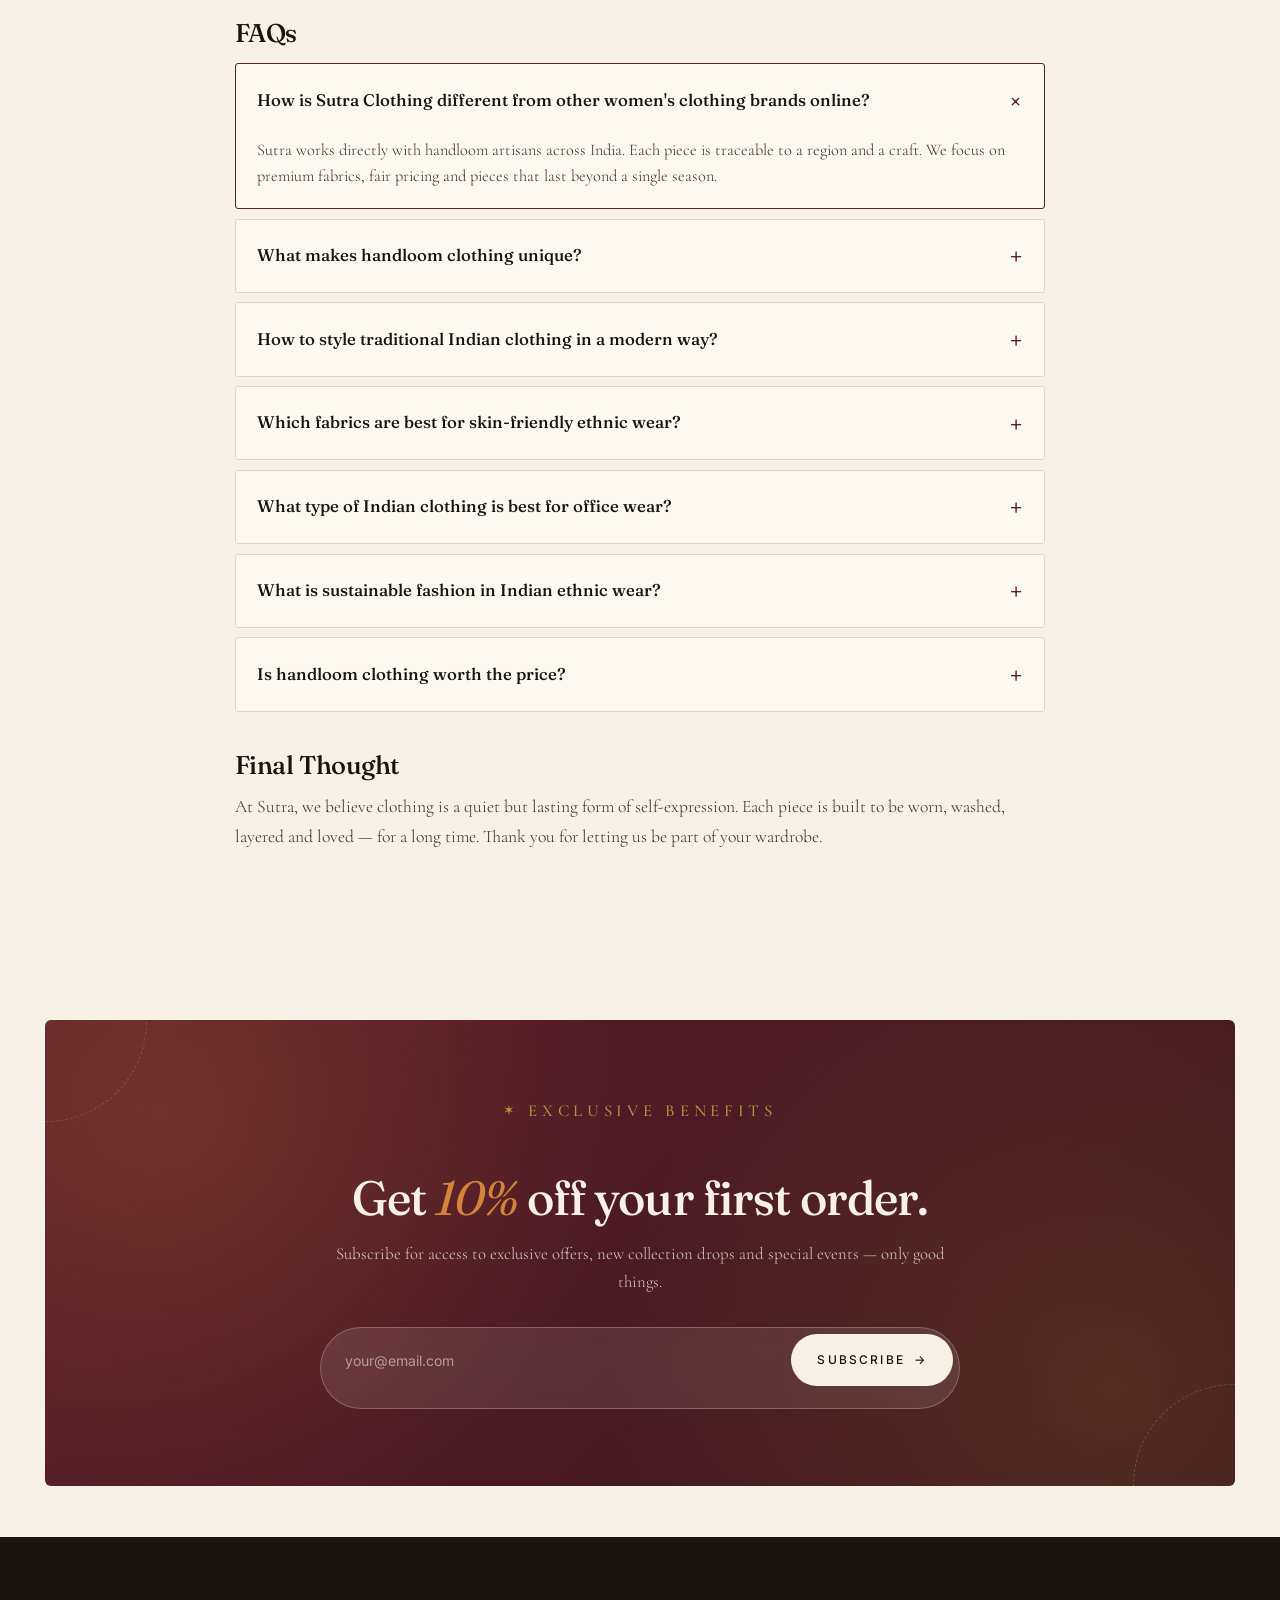
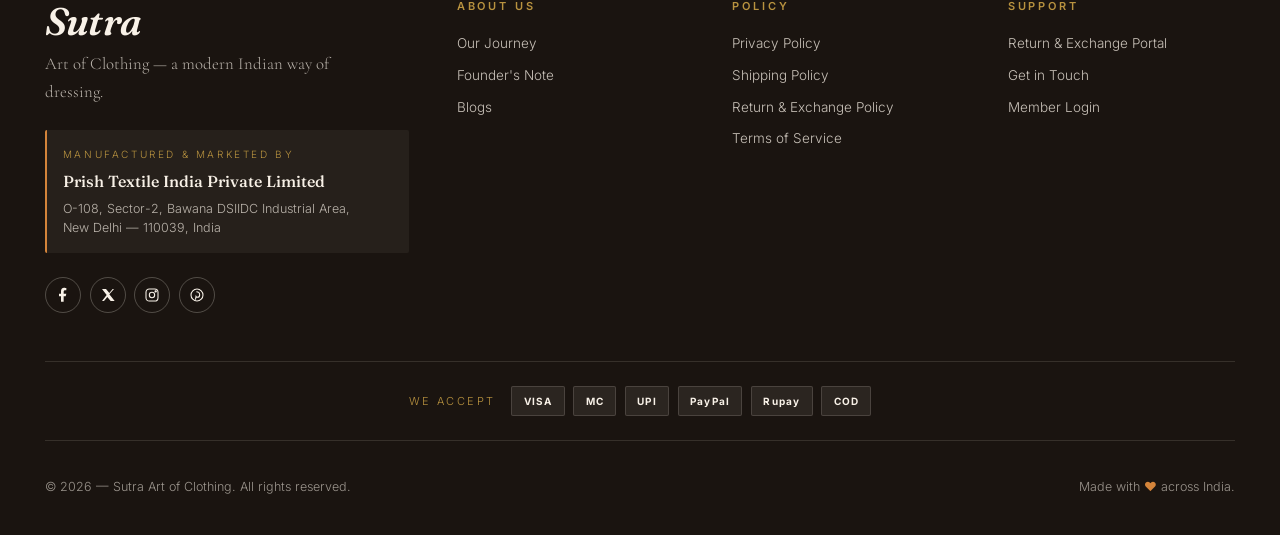
<file: index-v3.html>
<!DOCTYPE html>
<html lang="en">
<head>
  <meta charset="UTF-8" />
  <meta name="viewport" content="width=device-width, initial-scale=1.0" />
  <title>Sutra — Art of Clothing | Edition III</title>
  <meta name="description" content="Sutra — handloom & premium ethnic wear for modern Indian women. Sarees, kurta sets, dresses, blouses and more, crafted by artisans across India." />
  <link rel="preconnect" href="https://fonts.googleapis.com" />
  <link rel="preconnect" href="https://fonts.gstatic.com" crossorigin />
  <link href="https://fonts.googleapis.com/css2?family=Cormorant+Garamond:ital,wght@0,400;0,500;0,600;0,700;1,400;1,500&family=Fraunces:ital,opsz,wght@0,9..144,400;0,9..144,500;0,9..144,600;0,9..144,700;1,9..144,400;1,9..144,500&family=Inter:wght@300;400;500;600;700&display=swap" rel="stylesheet" />
  <link rel="stylesheet" href="assets/css/styles-v3.css" />
</head>
<body>

  <!-- ===== Announcement bar ===== -->
  <div class="anno">
    <div class="anno-track">
      <span><i>&#10038;</i> Enjoy 10% off your first order with code <strong>SUTRA10</strong></span>
      <span><i>&#10038;</i> Cash on Delivery Available</span>
      <span><i>&#10038;</i> Worldwide Shipping Available</span>
      <span><i>&#10038;</i> Enjoy 10% off your first order with code <strong>SUTRA10</strong></span>
      <span><i>&#10038;</i> Cash on Delivery Available</span>
      <span><i>&#10038;</i> Worldwide Shipping Available</span>
    </div>
  </div>

  <!-- ===== Header ===== -->
  <header class="top" id="topNav">
    <div class="top-row">
      <button class="t-burger" aria-label="Open menu">
        <span></span><span></span><span></span>
      </button>

      <a href="#" class="t-logo">
        <span class="t-mark">Sutra</span>
        <span class="t-tag">Art of Clothing</span>
      </a>

      <div class="t-actions">
        <button aria-label="Search" class="t-search-btn">
          <svg viewBox="0 0 24 24" width="20" height="20" fill="none" stroke="currentColor" stroke-width="1.6"><circle cx="11" cy="11" r="7"/><path d="m20 20-3.5-3.5"/></svg>
        </button>
        <a href="#" aria-label="Account">
          <svg viewBox="0 0 24 24" width="20" height="20" fill="none" stroke="currentColor" stroke-width="1.6"><circle cx="12" cy="8" r="4"/><path d="M4 21c0-4 4-7 8-7s8 3 8 7"/></svg>
        </a>
        <a href="#" aria-label="Wishlist">
          <svg viewBox="0 0 24 24" width="20" height="20" fill="none" stroke="currentColor" stroke-width="1.6"><path d="M12 21s-7-4.5-7-10a4 4 0 0 1 7-2.6A4 4 0 0 1 19 11c0 5.5-7 10-7 10z"/></svg>
        </a>
        <a href="#" class="t-bag" aria-label="Bag">
          <svg viewBox="0 0 24 24" width="20" height="20" fill="none" stroke="currentColor" stroke-width="1.6"><path d="M6 7h12l-1.4 11.2A2 2 0 0 1 14.6 20H9.4a2 2 0 0 1-2-1.8L6 7z"/><path d="M9 7a3 3 0 0 1 6 0"/></svg>
          <em>0</em>
        </a>
      </div>
    </div>

    <nav class="t-nav" aria-label="Primary">
      <ul>
        <li class="has-mega">
          <a href="#">New Arrivals <svg viewBox="0 0 24 24" width="10" height="10" fill="none" stroke="currentColor" stroke-width="2"><path d="m6 9 6 6 6-6"/></svg></a>
          <div class="mega">
            <div class="mega-col">
              <h5>Categories</h5>
              <a href="#">Sarees</a>
              <a href="#">Kurta Sets</a>
              <a href="#">Dresses</a>
              <a href="#">Co-ord Sets</a>
              <a href="#">Blouses</a>
            </div>
            <div class="mega-feature" style="background-image:url('assets/images/hero-1.jpg')">
              <span>Just landed</span>
              <strong>The Narmada Edit</strong>
            </div>
          </div>
        </li>
        <li class="has-mega sale-link">
          <a href="#">Sale <svg viewBox="0 0 24 24" width="10" height="10" fill="none" stroke="currentColor" stroke-width="2"><path d="m6 9 6 6 6-6"/></svg></a>
          <div class="mega small">
            <div class="mega-col">
              <h5>Discounts</h5>
              <a href="#">Exclusive 30% Off</a>
              <a href="#">Bestseller 30% Off</a>
            </div>
          </div>
        </li>
        <li class="has-mega">
          <a href="#">Sarees <svg viewBox="0 0 24 24" width="10" height="10" fill="none" stroke="currentColor" stroke-width="2"><path d="m6 9 6 6 6-6"/></svg></a>
          <div class="mega wide">
            <div class="mega-col">
              <h5>All</h5>
              <a href="#">All Sarees</a>
            </div>
            <div class="mega-col">
              <h5>By Craft</h5>
              <a href="#">Banarasi</a>
              <a href="#">Bengal Handloom</a>
              <a href="#">Bhagalpuri Silk</a>
              <a href="#">Chanderi</a>
              <a href="#">Jamdani</a>
              <a href="#">Kanchi Cotton</a>
            </div>
            <div class="mega-col">
              <h5>By Fabric</h5>
              <a href="#">Pure Cotton</a>
              <a href="#">Pure Silk</a>
              <a href="#">Mulmul</a>
              <a href="#">Cotton Silk</a>
              <a href="#">Linen</a>
            </div>
            <div class="mega-col">
              <h5>By Colour</h5>
              <div class="swatch-row">
                <a href="#" style="--c:#2e6b46" title="Green"></a>
                <a href="#" style="--c:#9a2c2c" title="Red"></a>
                <a href="#" style="--c:#c87090" title="Pink"></a>
                <a href="#" style="--c:#d9a541" title="Yellow"></a>
                <a href="#" style="--c:#1d4373" title="Blue"></a>
                <a href="#" style="--c:#d36b35" title="Orange"></a>
                <a href="#" style="--c:#f1ead8" title="White"></a>
                <a href="#" style="--c:#1a1410" title="Black"></a>
              </div>
            </div>
          </div>
        </li>
        <li><a href="#">Blouses</a></li>
        <li class="has-mega">
          <a href="#">Kurta Sets <svg viewBox="0 0 24 24" width="10" height="10" fill="none" stroke="currentColor" stroke-width="2"><path d="m6 9 6 6 6-6"/></svg></a>
          <div class="mega small">
            <div class="mega-col">
              <h5>Shop</h5>
              <a href="#">All</a>
              <a href="#">Jamdani</a>
              <a href="#">Block Print</a>
              <a href="#">South Cotton</a>
              <a href="#">Ikkat</a>
              <a href="#">Banarasi</a>
              <a href="#">Chanderi</a>
            </div>
          </div>
        </li>
        <li class="has-mega">
          <a href="#">Co-ord Sets <svg viewBox="0 0 24 24" width="10" height="10" fill="none" stroke="currentColor" stroke-width="2"><path d="m6 9 6 6 6-6"/></svg></a>
          <div class="mega small">
            <div class="mega-col">
              <h5>Shop</h5>
              <a href="#">All</a>
              <a href="#">South Cotton</a>
              <a href="#">Jamdani</a>
              <a href="#">Ikkat</a>
              <a href="#">Block Print</a>
            </div>
          </div>
        </li>
        <li class="has-mega">
          <a href="#">Dresses <svg viewBox="0 0 24 24" width="10" height="10" fill="none" stroke="currentColor" stroke-width="2"><path d="m6 9 6 6 6-6"/></svg></a>
          <div class="mega small">
            <div class="mega-col">
              <h5>Shop</h5>
              <a href="#">All</a>
              <a href="#">South Cotton</a>
              <a href="#">Ikkat</a>
              <a href="#">Block Print</a>
              <a href="#">Chanderi</a>
              <a href="#">Jamdani</a>
            </div>
          </div>
        </li>
        <li class="has-mega">
          <a href="#">Tops <svg viewBox="0 0 24 24" width="10" height="10" fill="none" stroke="currentColor" stroke-width="2"><path d="m6 9 6 6 6-6"/></svg></a>
          <div class="mega small">
            <div class="mega-col">
              <h5>Shop</h5>
              <a href="#">Short Top</a>
              <a href="#">Long Kurta</a>
            </div>
          </div>
        </li>
        <li><a href="#">Dupattas</a></li>
        <li><a href="#">Bottoms</a></li>
        <li><a href="#">Dress Material</a></li>
        <li><a href="#">Saree-Blouse Combo</a></li>
      </ul>
    </nav>
  </header>

  <!-- Search overlay -->
  <div class="search-ov" id="searchOv" aria-hidden="true">
    <button class="search-close" aria-label="Close search">&times;</button>
    <div class="search-inner">
      <p class="search-kicker">Find your weave</p>
      <input type="search" placeholder="Search sarees, kurtas, weaves..." autocomplete="off"/>
      <div class="search-sug">
        <span>Popular:</span>
        <a href="#">Jamdani</a><a href="#">Block print</a><a href="#">Banarasi</a><a href="#">Co-ord set</a><a href="#">Linen saree</a>
      </div>
    </div>
  </div>

  <!-- ===== HERO carousel ===== -->
  <section class="hero3">
    <div class="hero3-slides" id="hero3Slides">
      <article class="h3-slide is-active">
        <div class="h3-img" style="background-image:url('assets/images/hero-1.jpg')"></div>
        <div class="h3-content">
          <p class="kicker"><i>&#10038;</i> New Arrivals</p>
          <h1>The Saree, <em>reimagined</em>.</h1>
          <p class="lede">Handwoven sarees from Bengal, Banaras and beyond &mdash; for the woman who walks softly through tradition.</p>
          <div class="h3-ctas">
            <a href="#" class="btn3 btn3-dark">Shop Sarees <span>&rarr;</span></a>
            <a href="#" class="btn3 btn3-line">View the edit</a>
          </div>
        </div>
      </article>
      <article class="h3-slide">
        <div class="h3-img" style="background-image:url('assets/images/hero-2.jpg')"></div>
        <div class="h3-content">
          <p class="kicker"><i>&#10038;</i> Jamdani</p>
          <h1>Kurta Sets, <em>woven slow</em>.</h1>
          <p class="lede">Mul cotton, jamdani motifs and easy tailoring &mdash; effortless for desk, dinner and everything between.</p>
          <div class="h3-ctas">
            <a href="#" class="btn3 btn3-dark">Shop Kurta Sets <span>&rarr;</span></a>
            <a href="#" class="btn3 btn3-line">View the edit</a>
          </div>
        </div>
      </article>
      <article class="h3-slide">
        <div class="h3-img" style="background-image:url('assets/images/hero-3.jpg')"></div>
        <div class="h3-content">
          <p class="kicker"><i>&#10038;</i> Co-ord Sets</p>
          <h1>Two pieces, <em>one mood</em>.</h1>
          <p class="lede">Block-print and ikkat co-ords for the days you want to dress in a single thought.</p>
          <div class="h3-ctas">
            <a href="#" class="btn3 btn3-dark">Shop Co-ords <span>&rarr;</span></a>
            <a href="#" class="btn3 btn3-line">View the edit</a>
          </div>
        </div>
      </article>
      <article class="h3-slide">
        <div class="h3-img" style="background-image:url('assets/images/cat-women.jpg')"></div>
        <div class="h3-content">
          <p class="kicker"><i>&#10038;</i> Dresses</p>
          <h1>Dresses, <em>with a soul</em>.</h1>
          <p class="lede">Cotton, chanderi and jamdani dresses cut for movement, mornings and the in-between.</p>
          <div class="h3-ctas">
            <a href="#" class="btn3 btn3-dark">Shop Dresses <span>&rarr;</span></a>
            <a href="#" class="btn3 btn3-line">View the edit</a>
          </div>
        </div>
      </article>
    </div>

    <button class="h3-nav prev" aria-label="Previous">&#8249;</button>
    <button class="h3-nav next" aria-label="Next">&#8250;</button>

    <div class="h3-thumbs" id="hero3Thumbs">
      <button data-i="0" class="is-active"><img src="assets/images/hero-1.jpg" alt=""/><span>Sarees</span></button>
      <button data-i="1"><img src="assets/images/hero-2.jpg" alt=""/><span>Kurta Sets</span></button>
      <button data-i="2"><img src="assets/images/hero-3.jpg" alt=""/><span>Co-ord Sets</span></button>
      <button data-i="3"><img src="assets/images/cat-women.jpg" alt=""/><span>Dresses</span></button>
    </div>
  </section>

  <!-- ===== Trust indicators ===== -->
  <section class="trust3">
    <div class="t3-item">
      <svg viewBox="0 0 24 24" width="26" height="26" fill="none" stroke="currentColor" stroke-width="1.4"><path d="M4 7h16M4 12h16M4 17h16"/><circle cx="8" cy="7" r="1.5" fill="currentColor"/><circle cx="14" cy="12" r="1.5" fill="currentColor"/><circle cx="10" cy="17" r="1.5" fill="currentColor"/></svg>
      <div><strong>Extended Fits</strong><span>Sizes XS to 6XL</span></div>
    </div>
    <div class="t3-item">
      <svg viewBox="0 0 24 24" width="26" height="26" fill="none" stroke="currentColor" stroke-width="1.4"><path d="M21 12a9 9 0 1 1-3-6.7"/><path d="M21 4v5h-5"/></svg>
      <div><strong>7-Day Easy Return</strong><span>&amp; Exchange &middot; 24/7 Support</span></div>
    </div>
    <div class="t3-item">
      <svg viewBox="0 0 24 24" width="26" height="26" fill="none" stroke="currentColor" stroke-width="1.4"><circle cx="12" cy="12" r="9"/><path d="M3 12h18M12 3a14 14 0 0 1 0 18M12 3a14 14 0 0 0 0 18"/></svg>
      <div><strong>Worldwide Shipping</strong><span>COD available across India</span></div>
    </div>
    <div class="t3-item">
      <svg viewBox="0 0 24 24" width="26" height="26" fill="none" stroke="currentColor" stroke-width="1.4"><path d="M12 3 4 6v6c0 5 8 9 8 9s8-4 8-9V6l-8-3z"/><path d="m9 12 2 2 4-4"/></svg>
      <div><strong>Handcrafted with Care</strong><span>Premium quality, always</span></div>
    </div>
  </section>

  <!-- ===== New Season Collection ===== -->
  <section class="nseason">
    <header class="s-head">
      <p class="kicker"><i>&#10047;</i> The Collection</p>
      <h2>New <em>Season</em> Collection</h2>
      <p class="s-sub">A curated edit of sarees, kurta sets, co-ords and dresses for the season ahead.</p>
    </header>
    <div class="ns-grid">
      <a href="#" class="ns-card">
        <div class="ns-img"><img src="assets/images/cat-women.jpg" alt="Saree" loading="lazy"/></div>
        <div class="ns-info">
          <span class="ns-num">01</span>
          <h3>Saree</h3>
          <span class="ns-cta">Shop now &rarr;</span>
        </div>
      </a>
      <a href="#" class="ns-card">
        <div class="ns-img"><img src="assets/images/hero-2.jpg" alt="Kurta Sets" loading="lazy"/></div>
        <div class="ns-info">
          <span class="ns-num">02</span>
          <h3>Kurta Sets</h3>
          <span class="ns-cta">Shop now &rarr;</span>
        </div>
      </a>
      <a href="#" class="ns-card">
        <div class="ns-img"><img src="assets/images/cat-men.jpg" alt="Co-Ord Set" loading="lazy"/></div>
        <div class="ns-info">
          <span class="ns-num">03</span>
          <h3>Co-Ord Set</h3>
          <span class="ns-cta">Shop now &rarr;</span>
        </div>
      </a>
      <a href="#" class="ns-card">
        <div class="ns-img"><img src="assets/images/cat-gift.jpg" alt="Dresses" loading="lazy"/></div>
        <div class="ns-info">
          <span class="ns-num">04</span>
          <h3>Dresses</h3>
          <span class="ns-cta">Shop now &rarr;</span>
        </div>
      </a>
    </div>
  </section>

  <!-- ===== Ikkat Spotlight ===== -->
  <section class="ikkat">
    <div class="ik-grid">
      <figure class="ik-img big">
        <img src="assets/images/prod-1.jpg" alt="Ikkat kurta set" loading="lazy"/>
        <span class="ik-dot" data-info="Hand-loomed cotton, black + ivory motif">
          <i></i>
          <em>Hand-loomed cotton</em>
        </span>
      </figure>
      <div class="ik-text">
        <p class="kicker"><i>&#10038;</i> Ikkat</p>
        <h2>Touch made <em>visible</em>.</h2>
        <p>Handloom black ikat kurta set featuring striking white woven motifs &mdash; a slow, considered piece for the everyday and the special.</p>
        <ul class="ik-bullets">
          <li><span>&#10003;</span> Resist-dyed yarns, woven on pit looms</li>
          <li><span>&#10003;</span> No two pieces are alike</li>
          <li><span>&#10003;</span> Skin-friendly, breathable cotton</li>
        </ul>
        <a href="#" class="btn3 btn3-dark">Something you'll adore <span>&hearts;</span></a>
      </div>
      <figure class="ik-img sm">
        <img src="assets/images/prod-3.jpg" alt="Ikkat detail" loading="lazy"/>
      </figure>
    </div>
  </section>

  <!-- ===== Saree Edit — tabbed ===== -->
  <section class="sedit">
    <header class="s-head with-tabs">
      <div>
        <p class="kicker"><i>&#10047;</i> Curated</p>
        <h2>The <em>Saree</em> Edit</h2>
      </div>
      <div class="se-tabs" role="tablist">
        <button class="is-active" data-tab="office" role="tab">Office</button>
        <button data-tab="contemporary" role="tab">Contemporary</button>
        <button data-tab="exclusive" role="tab">Exclusive</button>
      </div>
    </header>

    <div class="se-panels">
      <!-- Office -->
      <div class="se-panel is-active" data-panel="office">
        <button class="se-arrow prev" aria-label="Previous">&larr;</button>
        <button class="se-arrow next" aria-label="Next">&rarr;</button>
        <div class="se-rail">
          <article class="p-card"><a href="#" class="p-img"><img src="assets/images/prod-1.jpg" alt="" loading="lazy"/><span class="p-quick">Add to cart</span></a><h4>Mulmul Office Saree</h4><p class="p-meta">Mulmul cotton &middot; ivory</p><p class="p-price">&#8377; 4,499</p></article>
          <article class="p-card"><a href="#" class="p-img"><img src="assets/images/prod-2.jpg" alt="" loading="lazy"/><span class="p-quick">Add to cart</span></a><h4>Linen Stripe Saree</h4><p class="p-meta">Pure linen &middot; ash</p><p class="p-price">&#8377; 5,890</p></article>
          <article class="p-card"><a href="#" class="p-img"><img src="assets/images/prod-3.jpg" alt="" loading="lazy"/><span class="p-quick">Add to cart</span></a><h4>Cotton Silk Drape</h4><p class="p-meta">Cotton silk &middot; sage</p><p class="p-price">&#8377; 6,250</p></article>
          <article class="p-card"><a href="#" class="p-img"><img src="assets/images/prod-4.jpg" alt="" loading="lazy"/><span class="p-quick">Add to cart</span></a><h4>Chanderi Daily</h4><p class="p-meta">Chanderi &middot; rose</p><p class="p-price">&#8377; 7,150</p></article>
          <article class="p-card"><a href="#" class="p-img"><img src="assets/images/prod-1.jpg" alt="" loading="lazy"/><span class="p-quick">Add to cart</span></a><h4>Pin-stripe Mul</h4><p class="p-meta">Mul cotton &middot; navy</p><p class="p-price">&#8377; 4,890</p></article>
          <article class="p-card"><a href="#" class="p-img"><img src="assets/images/prod-3.jpg" alt="" loading="lazy"/><span class="p-quick">Add to cart</span></a><h4>Soft Linen Solid</h4><p class="p-meta">Linen &middot; oatmeal</p><p class="p-price">&#8377; 5,490</p></article>
        </div>
        <div class="se-foot"><a href="#" class="t-link">View all office sarees &rarr;</a></div>
      </div>

      <!-- Contemporary -->
      <div class="se-panel" data-panel="contemporary">
        <button class="se-arrow prev" aria-label="Previous">&larr;</button>
        <button class="se-arrow next" aria-label="Next">&rarr;</button>
        <div class="se-rail">
          <article class="p-card"><a href="#" class="p-img"><img src="assets/images/prod-2.jpg" alt="" loading="lazy"/><span class="p-quick">Add to cart</span></a><h4>Indigo Wrap Saree</h4><p class="p-meta">Cotton silk &middot; indigo</p><p class="p-price">&#8377; 6,750</p></article>
          <article class="p-card"><a href="#" class="p-img"><img src="assets/images/prod-4.jpg" alt="" loading="lazy"/><span class="p-quick">Add to cart</span></a><h4>Modern Bandhej</h4><p class="p-meta">Modal &middot; ochre</p><p class="p-price">&#8377; 8,250</p></article>
          <article class="p-card"><a href="#" class="p-img"><img src="assets/images/prod-3.jpg" alt="" loading="lazy"/><span class="p-quick">Add to cart</span></a><h4>Stripes &amp; Sun</h4><p class="p-meta">Cotton &middot; marigold</p><p class="p-price">&#8377; 5,990</p></article>
          <article class="p-card"><a href="#" class="p-img"><img src="assets/images/prod-1.jpg" alt="" loading="lazy"/><span class="p-quick">Add to cart</span></a><h4>The Slip Saree</h4><p class="p-meta">Modal silk &middot; pearl</p><p class="p-price">&#8377; 7,890</p></article>
          <article class="p-card"><a href="#" class="p-img"><img src="assets/images/prod-2.jpg" alt="" loading="lazy"/><span class="p-quick">Add to cart</span></a><h4>Block Print Cotton</h4><p class="p-meta">Bagru cotton &middot; rust</p><p class="p-price">&#8377; 4,750</p></article>
          <article class="p-card"><a href="#" class="p-img"><img src="assets/images/prod-4.jpg" alt="" loading="lazy"/><span class="p-quick">Add to cart</span></a><h4>Jamdani Light</h4><p class="p-meta">Jamdani &middot; cream</p><p class="p-price">&#8377; 9,250</p></article>
        </div>
        <div class="se-foot"><a href="#" class="t-link">View all contemporary sarees &rarr;</a></div>
      </div>

      <!-- Exclusive -->
      <div class="se-panel" data-panel="exclusive">
        <button class="se-arrow prev" aria-label="Previous">&larr;</button>
        <button class="se-arrow next" aria-label="Next">&rarr;</button>
        <div class="se-rail">
          <article class="p-card"><a href="#" class="p-img"><img src="assets/images/prod-3.jpg" alt="" loading="lazy"/><span class="p-quick">Add to cart</span></a><h4>Banarasi Heirloom</h4><p class="p-meta">Pure silk &middot; deep red</p><p class="p-price">&#8377; 18,500</p></article>
          <article class="p-card"><a href="#" class="p-img"><img src="assets/images/prod-1.jpg" alt="" loading="lazy"/><span class="p-quick">Add to cart</span></a><h4>Kanchipuram Gold</h4><p class="p-meta">Silk &middot; ivory + zari</p><p class="p-price">&#8377; 22,950</p></article>
          <article class="p-card"><a href="#" class="p-img"><img src="assets/images/prod-4.jpg" alt="" loading="lazy"/><span class="p-quick">Add to cart</span></a><h4>Baluchari Story</h4><p class="p-meta">Silk &middot; wine</p><p class="p-price">&#8377; 16,750</p></article>
          <article class="p-card"><a href="#" class="p-img"><img src="assets/images/prod-2.jpg" alt="" loading="lazy"/><span class="p-quick">Add to cart</span></a><h4>Tussar Festive</h4><p class="p-meta">Tussar silk &middot; emerald</p><p class="p-price">&#8377; 14,250</p></article>
          <article class="p-card"><a href="#" class="p-img"><img src="assets/images/prod-3.jpg" alt="" loading="lazy"/><span class="p-quick">Add to cart</span></a><h4>Patola Edition</h4><p class="p-meta">Double ikat &middot; vermillion</p><p class="p-price">&#8377; 28,900</p></article>
          <article class="p-card"><a href="#" class="p-img"><img src="assets/images/prod-1.jpg" alt="" loading="lazy"/><span class="p-quick">Add to cart</span></a><h4>Paithani Classic</h4><p class="p-meta">Silk &middot; peacock</p><p class="p-price">&#8377; 32,450</p></article>
        </div>
        <div class="se-foot"><a href="#" class="t-link">View all exclusive sarees &rarr;</a></div>
      </div>
    </div>
  </section>

  <!-- ===== Hand Block Print ===== -->
  <section class="hblock">
    <div class="hb-grid">
      <aside class="hb-aside">
        <p class="kicker"><i>&#10047;</i> Hand Block Print</p>
        <h2>It is <em>touch</em> made visible.</h2>
        <p>No two prints are ever identical. It carries rhythm &mdash; press, lift, align &mdash; from the hand of a printer four generations deep.</p>
        <ul class="hb-list">
          <li><strong>1.</strong> Carving the wood-block</li>
          <li><strong>2.</strong> Mixing the natural dye</li>
          <li><strong>3.</strong> Aligning across the cloth</li>
          <li><strong>4.</strong> Drying in the Bagru sun</li>
        </ul>
        <a href="#" class="btn3 btn3-line">View all hand block prints &rarr;</a>
      </aside>
      <div class="hb-rail-wrap">
        <button class="hb-arrow prev" aria-label="Previous">&larr;</button>
        <button class="hb-arrow next" aria-label="Next">&rarr;</button>
        <div class="hb-rail">
          <article class="p-card"><a href="#" class="p-img"><img src="assets/images/prod-1.jpg" alt="" loading="lazy"/><span class="p-tag-new">New arrival</span><span class="p-quick">Add to cart</span></a><h4>Bagru Indigo Set</h4><p class="p-price">&#8377; 7,999</p></article>
          <article class="p-card"><a href="#" class="p-img"><img src="assets/images/prod-2.jpg" alt="" loading="lazy"/><span class="p-quick">Add to cart</span></a><h4>Floral Block Kurta</h4><p class="p-price">&#8377; 5,499</p></article>
          <article class="p-card"><a href="#" class="p-img"><img src="assets/images/prod-3.jpg" alt="" loading="lazy"/><span class="p-tag-new">New arrival</span><span class="p-quick">Add to cart</span></a><h4>Sanganeri Co-ord</h4><p class="p-price">&#8377; 8,499</p></article>
          <article class="p-card"><a href="#" class="p-img"><img src="assets/images/prod-4.jpg" alt="" loading="lazy"/><span class="p-quick">Add to cart</span></a><h4>Ajrakh Stole</h4><p class="p-price">&#8377; 2,290</p></article>
          <article class="p-card"><a href="#" class="p-img"><img src="assets/images/prod-1.jpg" alt="" loading="lazy"/><span class="p-quick">Add to cart</span></a><h4>Block Print Saree</h4><p class="p-price">&#8377; 6,790</p></article>
          <article class="p-card"><a href="#" class="p-img"><img src="assets/images/prod-3.jpg" alt="" loading="lazy"/><span class="p-tag-new">New arrival</span><span class="p-quick">Add to cart</span></a><h4>Bagru Mul Dress</h4><p class="p-price">&#8377; 4,990</p></article>
        </div>
      </div>
    </div>
  </section>

  <!-- ===== Bestsellers ===== -->
  <section class="best3">
    <header class="s-head">
      <p class="kicker"><i>&#10038;</i> Loved by all</p>
      <h2><em>Bestsellers</em></h2>
      <p class="s-sub">Sutra's most adored pieces &mdash; restocked, reordered and reworn.</p>
    </header>

    <div class="best-grid">
      <article class="b-card">
        <div class="b-img">
          <img src="assets/images/prod-1.jpg" alt="" loading="lazy"/>
          <span class="b-save">Save 30%</span>
          <span class="b-dispatch">Ready to dispatch</span>
          <button class="b-wish" aria-label="Wishlist">&#9825;</button>
          <button class="b-quick">Quick add &nbsp;+</button>
        </div>
        <div class="b-info">
          <h4>The Everyday Kurta</h4>
          <div class="b-rate"><span>&#9733;&#9733;&#9733;&#9733;&#9733;</span><em>(124)</em></div>
          <p class="b-price"><strong>&#8377; 2,890</strong> <s>&#8377; 4,129</s></p>
        </div>
      </article>
      <article class="b-card">
        <div class="b-img">
          <img src="assets/images/prod-2.jpg" alt="" loading="lazy"/>
          <span class="b-save">Save 30%</span>
          <button class="b-wish" aria-label="Wishlist">&#9825;</button>
          <button class="b-quick">Quick add &nbsp;+</button>
        </div>
        <div class="b-info">
          <h4>Brass Tealight Set</h4>
          <div class="b-rate"><span>&#9733;&#9733;&#9733;&#9733;&#9734;</span><em>(89)</em></div>
          <p class="b-price"><strong>&#8377; 1,650</strong> <s>&#8377; 2,360</s></p>
        </div>
      </article>
      <article class="b-card">
        <div class="b-img">
          <img src="assets/images/prod-3.jpg" alt="" loading="lazy"/>
          <span class="b-save">Save 30%</span>
          <span class="b-dispatch">Ready to dispatch</span>
          <button class="b-wish" aria-label="Wishlist">&#9825;</button>
          <button class="b-quick">Quick add &nbsp;+</button>
        </div>
        <div class="b-info">
          <h4>Linen Wrap Dress</h4>
          <div class="b-rate"><span>&#9733;&#9733;&#9733;&#9733;&#9733;</span><em>(156)</em></div>
          <p class="b-price"><strong>&#8377; 4,990</strong> <s>&#8377; 7,129</s></p>
        </div>
      </article>
      <article class="b-card">
        <div class="b-img">
          <img src="assets/images/prod-4.jpg" alt="" loading="lazy"/>
          <span class="b-save">Save 30%</span>
          <button class="b-wish" aria-label="Wishlist">&#9825;</button>
          <button class="b-quick">Quick add &nbsp;+</button>
        </div>
        <div class="b-info">
          <h4>Terracotta Planter</h4>
          <div class="b-rate"><span>&#9733;&#9733;&#9733;&#9733;&#9733;</span><em>(72)</em></div>
          <p class="b-price"><strong>&#8377; 1,290</strong> <s>&#8377; 1,840</s></p>
        </div>
      </article>
      <article class="b-card">
        <div class="b-img">
          <img src="assets/images/prod-1.jpg" alt="" loading="lazy"/>
          <span class="b-save">Save 30%</span>
          <button class="b-wish" aria-label="Wishlist">&#9825;</button>
          <button class="b-quick">Quick add &nbsp;+</button>
        </div>
        <div class="b-info">
          <h4>Block Print Anarkali</h4>
          <div class="b-rate"><span>&#9733;&#9733;&#9733;&#9733;&#9734;</span><em>(64)</em></div>
          <p class="b-price"><strong>&#8377; 6,400</strong> <s>&#8377; 9,140</s></p>
        </div>
      </article>
      <article class="b-card">
        <div class="b-img">
          <img src="assets/images/prod-3.jpg" alt="" loading="lazy"/>
          <span class="b-save">Save 30%</span>
          <span class="b-dispatch">Ready to dispatch</span>
          <button class="b-wish" aria-label="Wishlist">&#9825;</button>
          <button class="b-quick">Quick add &nbsp;+</button>
        </div>
        <div class="b-info">
          <h4>The Travel Stole</h4>
          <div class="b-rate"><span>&#9733;&#9733;&#9733;&#9733;&#9733;</span><em>(98)</em></div>
          <p class="b-price"><strong>&#8377; 3,250</strong> <s>&#8377; 4,640</s></p>
        </div>
      </article>
      <article class="b-card">
        <div class="b-img">
          <img src="assets/images/prod-2.jpg" alt="" loading="lazy"/>
          <span class="b-save">Save 30%</span>
          <button class="b-wish" aria-label="Wishlist">&#9825;</button>
          <button class="b-quick">Quick add &nbsp;+</button>
        </div>
        <div class="b-info">
          <h4>Cotton Jamdani Kurta</h4>
          <div class="b-rate"><span>&#9733;&#9733;&#9733;&#9733;&#9733;</span><em>(112)</em></div>
          <p class="b-price"><strong>&#8377; 5,790</strong> <s>&#8377; 8,270</s></p>
        </div>
      </article>
      <article class="b-card">
        <div class="b-img">
          <img src="assets/images/prod-4.jpg" alt="" loading="lazy"/>
          <span class="b-save">Save 30%</span>
          <button class="b-wish" aria-label="Wishlist">&#9825;</button>
          <button class="b-quick">Quick add &nbsp;+</button>
        </div>
        <div class="b-info">
          <h4>Chanderi Co-ord</h4>
          <div class="b-rate"><span>&#9733;&#9733;&#9733;&#9733;&#9734;</span><em>(78)</em></div>
          <p class="b-price"><strong>&#8377; 7,890</strong> <s>&#8377; 11,270</s></p>
        </div>
      </article>
    </div>

    <div class="best-foot"><a href="#" class="btn3 btn3-dark">Shop now <span>&rarr;</span></a></div>
  </section>

  <!-- ===== SKORD ===== -->
  <section class="skord">
    <div class="sk-bg" aria-hidden="true"></div>
    <div class="sk-inner">
      <div class="sk-text">
        <p class="kicker light"><i>&#10038;</i> Skirt Co-Ord Set</p>
        <h2><span>SK</span><em>ORD</em></h2>
        <p class="sk-eq">SKIRT <i>+</i> CO-ORD SET <i>=</i> <strong>SKORD</strong></p>
        <p class="sk-desc">Love the look. Unfold the style. The hybrid you've been waiting for &mdash; a co-ord that loves a skirt.</p>
        <a href="#" class="btn3 btn3-light">Shop SKORD <span>&rarr;</span></a>
      </div>
      <div class="sk-carousel" id="skCarousel">
        <figure class="sk-card is-active"><img src="assets/images/prod-1.jpg" alt=""/><figcaption>Love the look</figcaption></figure>
        <figure class="sk-card"><img src="assets/images/prod-3.jpg" alt=""/><figcaption>Unfold the style</figcaption></figure>
        <figure class="sk-card"><img src="assets/images/prod-4.jpg" alt=""/><figcaption>Wear it twice</figcaption></figure>
      </div>
    </div>
  </section>

  <!-- ===== Heritage ===== -->
  <section class="heritage">
    <div class="her-img" style="background-image:url('assets/images/craft-2.jpg')">
      <div class="her-veil"></div>
      <div class="her-content">
        <p class="kicker light"><i>&#10047;</i> The makers</p>
        <h2>The beauty of <em>human hands</em>.</h2>
        <p>Handwoven pieces are not just fabrics, but living stories &mdash; of the loom, the hour, the artisan, and the village that holds them all.</p>
        <div class="her-stats">
          <div><strong data-count="2400">2400+</strong><span>Artisans supported</span></div>
          <div><strong data-count="14">14</strong><span>Craft regions</span></div>
          <div><strong data-count="100">100%</strong><span>Handwoven</span></div>
        </div>
      </div>
    </div>
  </section>

  <!-- ===== Testimonials ===== -->
  <section class="reviews">
    <header class="s-head">
      <p class="kicker"><i>&#10038;</i> Reviewed &amp; loved</p>
      <h2>Let <em>customers</em> speak for us.</h2>
      <p class="s-sub"><span class="rev-stars">&#9733;&#9733;&#9733;&#9733;&#9733;</span> &nbsp;4.9 average &middot; from 79 reviews</p>
    </header>

    <div class="rev-wrap">
      <button class="rev-arrow prev" id="revPrev" aria-label="Previous">&larr;</button>
      <div class="rev-rail" id="revRail">
        <article class="rev-card">
          <div class="rev-stars">&#9733;&#9733;&#9733;&#9733;&#9733;</div>
          <p>"The fabric is unbelievably soft and the prints are beautiful in person. I've already ordered a second one for my sister."</p>
          <div class="rev-who"><strong>Aanya Mehta</strong><span>04 Mar 2026 &middot; Block-print kurta</span></div>
        </article>
        <article class="rev-card">
          <div class="rev-stars">&#9733;&#9733;&#9733;&#9733;&#9733;</div>
          <p>"I wore the linen saree to a wedding and three people asked where it was from. The drape is everything."</p>
          <div class="rev-who"><strong>Priyanka R.</strong><span>27 Feb 2026 &middot; Linen saree</span></div>
        </article>
        <article class="rev-card">
          <div class="rev-stars">&#9733;&#9733;&#9733;&#9733;&#9733;</div>
          <p>"Sutra's packaging is gorgeous and the quality far exceeded the price. Will be back for festive season for sure."</p>
          <div class="rev-who"><strong>Megha S.</strong><span>21 Feb 2026 &middot; Jamdani kurta set</span></div>
        </article>
        <article class="rev-card">
          <div class="rev-stars">&#9733;&#9733;&#9733;&#9733;&#9734;</div>
          <p>"Beautiful work and lovely customer service. They helped me with sizing over WhatsApp. The 6XL fits perfectly."</p>
          <div class="rev-who"><strong>Ritu P.</strong><span>14 Feb 2026 &middot; Cotton co-ord</span></div>
        </article>
        <article class="rev-card">
          <div class="rev-stars">&#9733;&#9733;&#9733;&#9733;&#9733;</div>
          <p>"The ikkat dress is the most complimented thing in my wardrobe. Worth every rupee."</p>
          <div class="rev-who"><strong>Divya N.</strong><span>06 Feb 2026 &middot; Ikkat dress</span></div>
        </article>
        <article class="rev-card">
          <div class="rev-stars">&#9733;&#9733;&#9733;&#9733;&#9733;</div>
          <p>"I love that this brand actually credits the weavers. It feels right. And the saree itself is stunning."</p>
          <div class="rev-who"><strong>Sneha K.</strong><span>30 Jan 2026 &middot; Bengal handloom</span></div>
        </article>
      </div>
      <button class="rev-arrow next" id="revNext" aria-label="Next">&rarr;</button>
    </div>
  </section>

  <!-- ===== Artisans Impact ===== -->
  <section class="imp">
    <header class="s-head">
      <p class="kicker"><i>&#10047;</i> Artisans impact</p>
      <h2>Empowering <em>craftspeople</em> across India.</h2>
      <p class="s-sub">Sutra works with craft communities across the country &mdash; here are four of them.</p>
    </header>

    <div class="imp-grid">
      <div class="imp-map" aria-hidden="true">
        <svg viewBox="0 0 400 480" preserveAspectRatio="xMidYMid meet">
          <path d="M120 60 C70 100, 60 160, 90 220 C70 260, 80 320, 130 360 C160 400, 200 430, 240 420 C280 410, 310 360, 320 310 C360 290, 360 230, 330 190 C340 150, 320 100, 280 80 C240 50, 170 40, 120 60 Z"
                fill="rgba(92, 31, 44, 0.06)" stroke="rgba(92, 31, 44, 0.45)" stroke-width="1.2" stroke-dasharray="3 3"/>
          <!-- Region pins -->
          <g class="pin" data-region="bengal" style="transform: translate(280px, 180px)">
            <circle r="11" class="pin-ring"/>
            <circle r="5" class="pin-dot"/>
            <text x="16" y="5" class="pin-label">West Bengal</text>
          </g>
          <g class="pin" data-region="rajasthan" style="transform: translate(120px, 150px)">
            <circle r="11" class="pin-ring"/>
            <circle r="5" class="pin-dot"/>
            <text x="-90" y="5" class="pin-label">Rajasthan</text>
          </g>
          <g class="pin" data-region="kashi" style="transform: translate(220px, 175px)">
            <circle r="11" class="pin-ring"/>
            <circle r="5" class="pin-dot"/>
            <text x="16" y="-8" class="pin-label">Kashi</text>
          </g>
          <g class="pin" data-region="tamil" style="transform: translate(180px, 380px)">
            <circle r="11" class="pin-ring"/>
            <circle r="5" class="pin-dot"/>
            <text x="16" y="5" class="pin-label">Tamil Nadu</text>
          </g>
        </svg>
      </div>

      <div class="imp-panel" id="impPanel">
        <article class="imp-card is-active" data-region="bengal">
          <span class="imp-num">01 / 04</span>
          <p class="kicker"><i>&#10038;</i> West Bengal</p>
          <h3>Tradition <em>woven</em> by skilled hands.</h3>
          <p>West Bengal's crafts reflect its rich culture &mdash; Jamdani, Kantha and Baluchari among them. Known for beautiful handwork and stories carried on cloth.</p>
          <a href="#" class="btn3 btn3-line">Explore Jamdani &rarr;</a>
        </article>
        <article class="imp-card" data-region="rajasthan">
          <span class="imp-num">02 / 04</span>
          <p class="kicker"><i>&#10038;</i> Rajasthan</p>
          <h3>A land of <em>colour</em> and tradition.</h3>
          <p>Known for block printing, bold colours and detailed handwork. From the desert plains, a craft language all of its own.</p>
          <a href="#" class="btn3 btn3-line">Explore Block-print &rarr;</a>
        </article>
        <article class="imp-card" data-region="kashi">
          <span class="imp-num">03 / 04</span>
          <p class="kicker"><i>&#10038;</i> Kashi &middot; Banaras</p>
          <h3>The city of <em>timeless</em> weaves.</h3>
          <p>Famous for Banarasi weaving, fine silk, and intricate patterns &mdash; the kind of saree that becomes an heirloom.</p>
          <a href="#" class="btn3 btn3-line">Explore Banarasi &rarr;</a>
        </article>
        <article class="imp-card" data-region="tamil">
          <span class="imp-num">04 / 04</span>
          <p class="kicker"><i>&#10038;</i> Tamil Nadu</p>
          <h3>Rooted in <em>tradition</em> and culture.</h3>
          <p>Famous for Kanchipuram silk weaving and fine handloom craftsmanship &mdash; the south's gift to the world's wardrobes.</p>
          <a href="#" class="btn3 btn3-line">Explore Kanchi Cotton &rarr;</a>
        </article>

        <div class="imp-dots" id="impDots">
          <button class="is-active" data-region="bengal"></button>
          <button data-region="rajasthan"></button>
          <button data-region="kashi"></button>
          <button data-region="tamil"></button>
        </div>
      </div>
    </div>
  </section>

  <!-- ===== Blog posts ===== -->
  <section class="blog3">
    <header class="s-head with-link">
      <div>
        <p class="kicker"><i>&#10038;</i> From the journal</p>
        <h2>Blog <em>Posts</em></h2>
      </div>
      <a href="#" class="t-link">View all &rarr;</a>
    </header>

    <div class="blog-grid">
      <article class="blog-card">
        <a href="#" class="blog-img"><img src="assets/images/journal-1.jpg" alt="" loading="lazy"/><span class="blog-cat">Saree styling</span></a>
        <h3><a href="#">How to wear a saree for office?</a></h3>
        <p>The five drapes that work as well in a boardroom as they do at a wedding &mdash; pinned, structured, modern.</p>
        <a href="#" class="blog-read">Read more &rarr;</a>
      </article>
      <article class="blog-card">
        <a href="#" class="blog-img"><img src="assets/images/journal-2.jpg" alt="" loading="lazy"/><span class="blog-cat">Craft</span></a>
        <h3><a href="#">How block printing is done: step by step</a></h3>
        <p>Inside the Bagru workshops, from carving the wood-block to pinning down the dye &mdash; a slow, repeating dance.</p>
        <a href="#" class="blog-read">Read more &rarr;</a>
      </article>
      <article class="blog-card">
        <a href="#" class="blog-img"><img src="assets/images/journal-3.jpg" alt="" loading="lazy"/><span class="blog-cat">Glossary</span></a>
        <h3><a href="#">Kurta, kurti or kurta-set: what's the difference?</a></h3>
        <p>The terms get muddled. Here's a simple, illustrated guide to choosing the right one for the right occasion.</p>
        <a href="#" class="blog-read">Read more &rarr;</a>
      </article>
    </div>
  </section>

  <!-- ===== Long-form / SEO content ===== -->
  <section class="lf">
    <div class="lf-inner">
      <h2 class="lf-title">Indian Women's Clothing Online &mdash; <em>Handloom &amp; Premium Ethnic Wear by Sutra</em></h2>

      <div class="lf-block">
        <h3>Everyday Women's Clothing With An Indian Soul</h3>
        <p>Sutra is built for the modern Indian wardrobe &mdash; a place where everyday pieces are crafted with the same care as occasion wear. We work directly with weavers, printers and ceramicists, so every kurta and saree you wear carries a name, a region and a story.</p>
      </div>

      <div class="lf-block">
        <h3>Explore Sarees &mdash; Timeless Handloom Elegance</h3>
        <p>Our saree collection brings together the best of India's handloom traditions:</p>
        <ul class="lf-subs">
          <li><strong>Jamdani</strong> &mdash; Bengal's whisper-light fine cotton.</li>
          <li><strong>Cotton</strong> (Mul Mul, Kanchi) &mdash; daily-wear sarees for warm days.</li>
          <li><strong>Chanderi</strong> &mdash; soft sheen, festive feel, year-round wear.</li>
          <li><strong>Bhagalpuri</strong> &mdash; tussar silk with a textural soul.</li>
          <li><strong>Banarasi</strong> &mdash; the timeless heirloom of north India.</li>
        </ul>
      </div>

      <div class="lf-block">
        <h3>Handwoven Luxury Kurta Sets for Women &mdash; Effortless Ethnic Wear</h3>
        <p>Our kurta sets are designed to live in your everyday wardrobe.</p>
        <ul class="lf-subs">
          <li><strong>Jamdani Kurta Set</strong> &mdash; airy, intricate, dressy.</li>
          <li><strong>Cotton Kurta Set</strong> &mdash; the daily go-to.</li>
          <li><strong>South Cotton Kurta Set</strong> &mdash; crisp, structured.</li>
          <li><strong>Block Printed Kurta Set</strong> &mdash; pattern, personality and patina.</li>
        </ul>
      </div>

      <div class="lf-block">
        <h3>Dresses, Blouses &amp; Dupattas &mdash; Modern Ethnic Essentials</h3>
        <p>From <a href="#">dresses</a> and <a href="#">blouses</a> to <a href="#">dupattas</a>, we've curated the building blocks of a modern Indian wardrobe &mdash; pieces that mix into your existing closet and make new outfits from old ones.</p>
      </div>

      <div class="lf-block">
        <h3>Why Choose Sutra Clothing?</h3>
        <p>Here's what sets Sutra apart:</p>
        <ul class="lf-feats">
          <li><span>01</span><div><strong>Premium handloom clothing</strong><em>Crafted by skilled artisans across India.</em></div></li>
          <li><span>02</span><div><strong>Skin-friendly, breathable fabrics</strong><em>All-day comfort, from chai to dinner.</em></div></li>
          <li><span>03</span><div><strong>Designed for modern Indian women</strong><em>Cuts that work at work, and outside it.</em></div></li>
          <li><span>04</span><div><strong>Accessible prices, premium quality</strong><em>The best of ethnic wear, fairly priced.</em></div></li>
          <li><span>05</span><div><strong>Seamless online experience</strong><em>From browse to delivery, made easy.</em></div></li>
        </ul>
      </div>

      <!-- FAQ accordion -->
      <div class="lf-block">
        <h3>FAQs</h3>
        <div class="faq">
          <details class="faq-item" open>
            <summary>How is Sutra Clothing different from other women's clothing brands online?<span class="faq-x">+</span></summary>
            <p>Sutra works directly with handloom artisans across India. Each piece is traceable to a region and a craft. We focus on premium fabrics, fair pricing and pieces that last beyond a single season.</p>
          </details>
          <details class="faq-item">
            <summary>What makes handloom clothing unique?<span class="faq-x">+</span></summary>
            <p>Handloom clothing is woven on traditional looms by skilled weavers &mdash; no two pieces are ever truly identical. The fabric breathes better, drapes softer, and carries a maker's hand in the weave.</p>
          </details>
          <details class="faq-item">
            <summary>How to style traditional Indian clothing in a modern way?<span class="faq-x">+</span></summary>
            <p>Pair a handloom saree with a structured blouse and minimal jewellery; layer a kurta over jeans; wear a co-ord set as separates. Our journal has detailed guides on each.</p>
          </details>
          <details class="faq-item">
            <summary>Which fabrics are best for skin-friendly ethnic wear?<span class="faq-x">+</span></summary>
            <p>Pure cotton, mul-mul, linen and chanderi are all skin-friendly, breathable choices. They work especially well in Indian summers.</p>
          </details>
          <details class="faq-item">
            <summary>What type of Indian clothing is best for office wear?<span class="faq-x">+</span></summary>
            <p>Look for crisp cottons, structured kurta sets, mul-mul sarees and co-ords in solid or subtle prints. Our "Office" edit in the Saree Edit section is a good place to start.</p>
          </details>
          <details class="faq-item">
            <summary>What is sustainable fashion in Indian ethnic wear?<span class="faq-x">+</span></summary>
            <p>It means natural fibres, low-impact dyes, fair wages for artisans, and pieces designed to be worn for many years rather than a single season.</p>
          </details>
          <details class="faq-item">
            <summary>Is handloom clothing worth the price?<span class="faq-x">+</span></summary>
            <p>Yes. Handloom takes more time, more skill, and more raw material than power-loom equivalents &mdash; and the result lasts longer, ages better and supports a generations-old craft economy.</p>
          </details>
        </div>
      </div>

      <div class="lf-block">
        <h3>Final Thought</h3>
        <p>At Sutra, we believe clothing is a quiet but lasting form of self-expression. Each piece is built to be worn, washed, layered and loved &mdash; for a long time. Thank you for letting us be part of your wardrobe.</p>
      </div>
    </div>
  </section>

  <!-- ===== Newsletter ===== -->
  <section class="nl3">
    <div class="nl3-card">
      <div class="nl3-pat" aria-hidden="true"></div>
      <div class="nl3-inner">
        <p class="kicker light"><i>&#10038;</i> Exclusive Benefits</p>
        <h2>Get <em>10%</em> off your first order.</h2>
        <p>Subscribe for access to exclusive offers, new collection drops and special events &mdash; only good things.</p>
        <form class="nl3-form" onsubmit="event.preventDefault(); this.querySelector('.nl3-msg').textContent='Thank you. Check your inbox for SUTRA10.';">
          <input type="email" required placeholder="your@email.com" aria-label="Email" />
          <button type="submit" class="btn3 btn3-light">Subscribe <span>&rarr;</span></button>
          <p class="nl3-msg" aria-live="polite"></p>
        </form>
      </div>
    </div>
  </section>

  <!-- ===== Footer ===== -->
  <footer class="foot3">
    <div class="f3-top">
      <div class="f3-brand">
        <h3>Sutra</h3>
        <p>Art of Clothing &mdash; a modern Indian way of dressing.</p>
        <div class="f3-mfg">
          <small>Manufactured &amp; Marketed by</small>
          <strong>Prish Textile India Private Limited</strong>
          <em>O-108, Sector-2, Bawana DSIIDC Industrial Area,<br/>New Delhi &mdash; 110039, India</em>
        </div>
        <div class="f3-soc">
          <a href="#" aria-label="Facebook"><svg viewBox="0 0 24 24" width="16" height="16" fill="currentColor"><path d="M13 22v-8h3l1-4h-4V7.5C13 6 13.5 5 15.5 5H17V1.5C16.5 1.5 15 1 13.5 1 10.5 1 9 3 9 6v4H6v4h3v8h4z"/></svg></a>
          <a href="#" aria-label="X"><svg viewBox="0 0 24 24" width="16" height="16" fill="currentColor"><path d="M18 3h3l-7 8 8 10h-6l-5-6-5 6H3l7-9-7-9h6l5 6 5-6z"/></svg></a>
          <a href="#" aria-label="Instagram"><svg viewBox="0 0 24 24" width="16" height="16" fill="none" stroke="currentColor" stroke-width="1.6"><rect x="3" y="3" width="18" height="18" rx="5"/><circle cx="12" cy="12" r="4"/><circle cx="17.5" cy="6.5" r="1" fill="currentColor"/></svg></a>
          <a href="#" aria-label="Pinterest"><svg viewBox="0 0 24 24" width="16" height="16" fill="none" stroke="currentColor" stroke-width="1.6"><circle cx="12" cy="12" r="9"/><path d="M11 7c3 0 5 2 5 4.5 0 2-1.5 4-3.5 4-1 0-1.7-.5-2-1.2L9.7 19"/></svg></a>
        </div>
      </div>

      <div>
        <h4>About Us</h4>
        <ul>
          <li><a href="#">Our Journey</a></li>
          <li><a href="#">Founder's Note</a></li>
          <li><a href="#">Blogs</a></li>
        </ul>
      </div>
      <div>
        <h4>Policy</h4>
        <ul>
          <li><a href="#">Privacy Policy</a></li>
          <li><a href="#">Shipping Policy</a></li>
          <li><a href="#">Return &amp; Exchange Policy</a></li>
          <li><a href="#">Terms of Service</a></li>
        </ul>
      </div>
      <div>
        <h4>Support</h4>
        <ul>
          <li><a href="#">Return &amp; Exchange Portal</a></li>
          <li><a href="#">Get in Touch</a></li>
          <li><a href="#">Member Login</a></li>
        </ul>
      </div>
    </div>

    <div class="f3-pay">
      <span>We accept</span>
      <div class="pay-row">
        <span class="pay">VISA</span>
        <span class="pay">MC</span>
        <span class="pay">UPI</span>
        <span class="pay">PayPal</span>
        <span class="pay">Rupay</span>
        <span class="pay">COD</span>
      </div>
    </div>

    <div class="f3-bottom">
      <p>&copy; <span id="year">2026</span> &mdash; Sutra Art of Clothing. All rights reserved.</p>
      <p>Made with <span class="hh">&hearts;</span> across India.</p>
    </div>
  </footer>

  <!-- Cookie banner -->
  <div class="cookie" id="cookie" aria-live="polite">
    <p>We use cookies and similar technologies to provide the best experience on our website. Refer to our <a href="#">Privacy Policy</a> for more information.</p>
    <div class="cookie-btns">
      <button class="ck-accept">Accept</button>
      <button class="ck-decline">Decline</button>
    </div>
  </div>

  <!-- Floating WhatsApp / Contact -->
  <a href="#" class="float3" aria-label="WhatsApp">
    <svg viewBox="0 0 24 24" width="20" height="20" fill="currentColor"><path d="M20 4A11.8 11.8 0 0 0 4 18.6L3 23l4.6-1A11.8 11.8 0 1 0 20 4zM12 21a9 9 0 0 1-4.7-1.3l-.3-.2-2.8.6.6-2.7-.2-.3A9 9 0 1 1 21 12a9 9 0 0 1-9 9zm5-6.5c-.3-.1-1.6-.8-1.9-.9-.2-.1-.4-.1-.6.1-.2.3-.7.9-.8 1-.2.2-.3.2-.6.1a7.6 7.6 0 0 1-3.7-3.2c-.3-.5.3-.4.8-1.4 0-.2 0-.3-.1-.5l-.9-2c-.2-.6-.5-.5-.7-.5h-.5c-.2 0-.5.1-.7.3a2.7 2.7 0 0 0-.9 2c0 1.2.9 2.3 1 2.5l.1.2c.2.3 2 3.1 4.8 4.2 1.7.6 2.4.7 3.2.6.5-.1 1.6-.7 1.8-1.3.2-.7.2-1.2.2-1.3-.1-.1-.3-.2-.6-.3z"/></svg>
  </a>

  <script src="assets/js/main-v3.js"></script>
</body>
</html>
</file>
<file: assets/css/styles.css>
/* ===== Sutra — Home Page Design =====
   Aesthetic: modern Indian artisanal — neutral, editorial, warm.
*/

:root {
  --bg: #fbf7f1;
  --bg-2: #f3ede3;
  --paper: #ffffff;
  --ink: #1f1a17;
  --ink-2: #4a3f38;
  --muted: #8a7e74;
  --line: #e7dfd3;
  --accent: #8a3324;      /* deep terracotta / maroon */
  --accent-2: #c97a4a;    /* warm clay */
  --gold: #b89469;

  --serif: 'Cormorant Garamond', Georgia, 'Times New Roman', serif;
  --sans: 'Inter', -apple-system, BlinkMacSystemFont, 'Segoe UI', Roboto, sans-serif;

  --container: 1280px;
  --pad: clamp(1rem, 3vw, 3rem);
  --radius: 2px;
  --ease: cubic-bezier(.4,.0,.2,1);
}

* { box-sizing: border-box; }
html { scroll-behavior: smooth; }
body {
  margin: 0;
  background: var(--bg);
  color: var(--ink);
  font-family: var(--sans);
  font-size: 15px;
  line-height: 1.6;
  font-weight: 300;
  -webkit-font-smoothing: antialiased;
}

img { max-width: 100%; display: block; }
a { color: inherit; text-decoration: none; }
button { font: inherit; cursor: pointer; background: none; border: 0; color: inherit; }
ul { list-style: none; padding: 0; margin: 0; }

h1, h2, h3, h4 {
  font-family: var(--serif);
  font-weight: 500;
  letter-spacing: -.01em;
  color: var(--ink);
  margin: 0;
  line-height: 1.1;
}
h1 { font-size: clamp(2.4rem, 6vw, 5rem); }
h2 { font-size: clamp(1.8rem, 3.6vw, 3rem); }
h3 { font-size: clamp(1.15rem, 1.8vw, 1.45rem); }
h4 { font-size: 1rem; font-weight: 500; }

em { font-style: italic; color: var(--accent); }

.eyebrow {
  font-family: var(--sans);
  font-size: .72rem;
  letter-spacing: .25em;
  text-transform: uppercase;
  color: var(--muted);
  margin: 0 0 1rem;
  font-weight: 500;
}
.eyebrow-light { color: rgba(255,255,255,.85); }

/* ===== Buttons ===== */
.btn {
  display: inline-block;
  padding: .9rem 2rem;
  font-family: var(--sans);
  font-size: .78rem;
  letter-spacing: .2em;
  text-transform: uppercase;
  font-weight: 500;
  border: 1px solid currentColor;
  transition: all .25s var(--ease);
  cursor: pointer;
}
.btn-light { color: #fff; border-color: #fff; }
.btn-light:hover { background: #fff; color: var(--ink); }
.btn-dark { color: var(--ink); border-color: var(--ink); }
.btn-dark:hover { background: var(--ink); color: var(--bg); }

/* ===== Announcement marquee ===== */
.announcement {
  background: var(--ink);
  color: var(--bg);
  overflow: hidden;
  border-bottom: 1px solid rgba(255,255,255,.06);
}
.marquee {
  overflow: hidden;
  padding: .65rem 0;
}
.marquee-track {
  display: inline-flex;
  gap: 2.5rem;
  white-space: nowrap;
  animation: scroll 40s linear infinite;
  font-size: .76rem;
  letter-spacing: .15em;
  text-transform: uppercase;
}
.marquee-track span:nth-child(even) {
  color: var(--accent-2);
}
@keyframes scroll {
  from { transform: translateX(0); }
  to   { transform: translateX(-50%); }
}

/* ===== Header ===== */
.site-header {
  background: var(--bg);
  border-bottom: 1px solid var(--line);
  position: sticky;
  top: 0;
  z-index: 50;
  transition: box-shadow .3s var(--ease), background .3s var(--ease);
}
.site-header.is-scrolled {
  background: rgba(251,247,241,.96);
  backdrop-filter: blur(12px);
  box-shadow: 0 4px 24px rgba(31,26,23,.06);
}
.header-inner {
  max-width: var(--container);
  margin: 0 auto;
  padding: 1rem var(--pad);
  display: grid;
  grid-template-columns: 1fr auto 1fr;
  align-items: center;
  gap: 1rem;
}
.primary-nav ul {
  display: flex;
  gap: 2rem;
}
.primary-nav a {
  font-size: .82rem;
  letter-spacing: .15em;
  text-transform: uppercase;
  font-weight: 500;
  position: relative;
  padding: .25rem 0;
}
.primary-nav a:hover { color: var(--accent); }
.primary-nav a::after {
  content: '';
  position: absolute;
  inset: auto 0 -2px 50%;
  width: 0;
  height: 1px;
  background: var(--accent);
  transition: width .25s var(--ease), left .25s var(--ease);
}
.primary-nav a:hover::after { width: 100%; left: 0; }

.brand {
  text-align: center;
  line-height: 1;
}
.brand-mark {
  font-family: var(--serif);
  font-size: 2.1rem;
  font-weight: 600;
  letter-spacing: .04em;
  display: block;
  color: var(--ink);
}
.brand-tag {
  display: block;
  font-size: .62rem;
  letter-spacing: .25em;
  text-transform: uppercase;
  color: var(--muted);
  margin-top: .25rem;
}

.header-actions {
  justify-self: end;
  display: flex;
  gap: .5rem;
  align-items: center;
}
.icon-btn {
  width: 38px;
  height: 38px;
  display: inline-flex;
  align-items: center;
  justify-content: center;
  border-radius: 50%;
  color: var(--ink);
  transition: background .2s var(--ease), color .2s var(--ease);
  position: relative;
}
.icon-btn:hover { background: var(--bg-2); color: var(--accent); }

.cart-count {
  position: absolute;
  top: 4px;
  right: 4px;
  background: var(--accent);
  color: #fff;
  font-size: .58rem;
  font-weight: 500;
  width: 16px;
  height: 16px;
  border-radius: 50%;
  display: flex;
  align-items: center;
  justify-content: center;
}

.menu-toggle { display: none; }
.menu-toggle span {
  display: block;
  width: 20px;
  height: 1.5px;
  background: var(--ink);
  margin: 4px 0;
}

/* ===== Hero slider ===== */
.hero {
  position: relative;
  height: clamp(520px, 78vh, 780px);
  overflow: hidden;
  background: var(--ink);
}
.hero-slides {
  position: absolute;
  inset: 0;
}
.hero-slide {
  position: absolute;
  inset: 0;
  background-size: cover;
  background-position: center;
  opacity: 0;
  transition: opacity 1.2s var(--ease);
  display: flex;
  align-items: center;
  padding: 0 var(--pad);
}
.hero-slide::before {
  content: '';
  position: absolute;
  inset: 0;
  background: linear-gradient(to right, rgba(0,0,0,.55) 0%, rgba(0,0,0,.25) 45%, rgba(0,0,0,.1) 100%);
}
.hero-slide.is-active {
  opacity: 1;
  z-index: 1;
}
.hero-slide.is-active .hero-content {
  transform: translateY(0);
  opacity: 1;
}
.hero-content {
  position: relative;
  max-width: 620px;
  color: #fff;
  margin-left: clamp(1rem, 5vw, 5rem);
  transform: translateY(20px);
  opacity: 0;
  transition: transform 1s var(--ease) .25s, opacity 1s var(--ease) .25s;
}
.hero-content .eyebrow { color: rgba(255,255,255,.85); }
.hero-content h1 {
  color: #fff;
  margin-bottom: 1.25rem;
  font-weight: 500;
}
.hero-content h1 em {
  color: #f3d6b5;
  font-style: italic;
  font-weight: 400;
}
.hero-content .lede {
  font-size: 1.05rem;
  max-width: 460px;
  margin: 0 0 2rem;
  color: rgba(255,255,255,.92);
}

.hero-nav {
  position: absolute;
  top: 50%;
  transform: translateY(-50%);
  width: 48px;
  height: 48px;
  border-radius: 50%;
  background: rgba(255,255,255,.12);
  color: #fff;
  font-size: 1.5rem;
  backdrop-filter: blur(10px);
  z-index: 5;
  display: flex;
  align-items: center;
  justify-content: center;
  transition: background .2s var(--ease);
}
.hero-nav:hover { background: rgba(255,255,255,.25); }
.hero-nav.prev { left: 1.5rem; }
.hero-nav.next { right: 1.5rem; }

.hero-dots {
  position: absolute;
  bottom: 1.5rem;
  left: 50%;
  transform: translateX(-50%);
  display: flex;
  gap: .5rem;
  z-index: 5;
}
.hero-dots button {
  width: 26px;
  height: 2px;
  background: rgba(255,255,255,.35);
  transition: background .2s var(--ease);
}
.hero-dots button.is-active { background: #fff; }

/* ===== Generic section ===== */
.section {
  max-width: var(--container);
  margin: 0 auto;
  padding: clamp(3rem, 7vw, 6rem) var(--pad);
}
.section-head {
  text-align: center;
  margin-bottom: 3rem;
}
.section-head.with-link {
  display: flex;
  justify-content: space-between;
  align-items: flex-end;
  text-align: left;
}
.view-all {
  font-size: .78rem;
  letter-spacing: .15em;
  text-transform: uppercase;
  border-bottom: 1px solid var(--ink);
  padding-bottom: 2px;
  transition: color .2s var(--ease), border-color .2s var(--ease);
}
.view-all:hover { color: var(--accent); border-color: var(--accent); }

/* ===== Category tiles ===== */
.cat-grid {
  display: grid;
  grid-template-columns: repeat(4, 1fr);
  gap: 1.5rem;
}
.cat-card {
  display: block;
  text-align: center;
  transition: transform .3s var(--ease);
}
.cat-card:hover { transform: translateY(-4px); }
.cat-img {
  aspect-ratio: 3/4;
  overflow: hidden;
  margin-bottom: 1.25rem;
  background: var(--bg-2);
}
.cat-img img {
  width: 100%;
  height: 100%;
  object-fit: cover;
  transition: transform 1s var(--ease);
}
.cat-card:hover .cat-img img { transform: scale(1.05); }
.cat-card h3 { margin-bottom: .35rem; }
.cat-link {
  font-size: .78rem;
  letter-spacing: .15em;
  text-transform: uppercase;
  color: var(--muted);
}
.cat-card:hover .cat-link { color: var(--accent); }

/* ===== Story strip ===== */
.story-strip {
  background: var(--bg-2);
  padding: clamp(3rem, 7vw, 7rem) var(--pad);
}
.story-grid {
  max-width: var(--container);
  margin: 0 auto;
  display: grid;
  grid-template-columns: 1fr 1.2fr;
  gap: clamp(2rem, 5vw, 5rem);
  align-items: center;
}
.story-text h2 { margin-bottom: 1.5rem; }
.story-text p {
  color: var(--ink-2);
  margin-bottom: 2rem;
  max-width: 460px;
  font-size: 1.02rem;
}
.story-images {
  position: relative;
  height: 520px;
}
.story-img-a, .story-img-b {
  position: absolute;
  object-fit: cover;
  box-shadow: 0 20px 50px rgba(0,0,0,.08);
}
.story-img-a {
  width: 65%;
  height: 75%;
  top: 0;
  left: 0;
}
.story-img-b {
  width: 55%;
  height: 60%;
  bottom: 0;
  right: 0;
  border: 8px solid var(--bg-2);
}

/* ===== Product grid ===== */
.product-grid {
  display: grid;
  grid-template-columns: repeat(4, 1fr);
  gap: 1.75rem;
}
.product { text-align: left; }
.product-img {
  display: block;
  aspect-ratio: 3/4;
  overflow: hidden;
  background: var(--bg-2);
  margin-bottom: 1rem;
}
.product-img img {
  width: 100%;
  height: 100%;
  object-fit: cover;
  transition: transform 1s var(--ease);
}
.product:hover .product-img img { transform: scale(1.04); }
.product h4 { margin-bottom: .25rem; font-family: var(--serif); font-size: 1.1rem; }
.product .meta {
  font-size: .8rem;
  color: var(--muted);
  margin: 0 0 .35rem;
}
.product .price {
  font-size: .92rem;
  color: var(--ink);
  margin: 0;
  font-weight: 500;
}

/* ===== Editorial split ===== */
.editorial {
  display: grid;
  grid-template-columns: 1.1fr 1fr;
  min-height: 520px;
}
.editorial-img {
  background-size: cover;
  background-position: center;
}
.editorial-content {
  background: var(--accent);
  color: #fff;
  padding: clamp(2.5rem, 6vw, 5rem);
  display: flex;
  flex-direction: column;
  justify-content: center;
}
.editorial-content .eyebrow { color: rgba(255,255,255,.7); }
.editorial-content h2 {
  color: #fff;
  margin-bottom: 1.25rem;
}
.editorial-content h2 em { color: #f3d6b5; }
.editorial-content p {
  max-width: 440px;
  margin: 0 0 2rem;
  color: rgba(255,255,255,.9);
  font-size: 1.02rem;
}
.editorial-content .btn-dark {
  color: #fff;
  border-color: #fff;
}
.editorial-content .btn-dark:hover {
  background: #fff;
  color: var(--accent);
}

/* ===== Craft tiles ===== */
.craft-grid {
  display: grid;
  grid-template-columns: repeat(3, 1fr);
  gap: 2rem;
}
.craft-card {
  text-align: left;
}
.craft-card img {
  aspect-ratio: 4/5;
  width: 100%;
  object-fit: cover;
  margin-bottom: 1.25rem;
}
.craft-card h3 { margin-bottom: .5rem; }
.craft-card p {
  color: var(--ink-2);
  font-size: .95rem;
  margin: 0;
}

/* ===== Journal ===== */
.journal-grid {
  display: grid;
  grid-template-columns: repeat(3, 1fr);
  gap: 2rem;
}
.journal-card img {
  aspect-ratio: 4/3;
  width: 100%;
  object-fit: cover;
  margin-bottom: 1.25rem;
}
.journal-card .tag {
  font-size: .7rem;
  letter-spacing: .2em;
  text-transform: uppercase;
  color: var(--accent);
  margin: 0 0 .5rem;
  font-weight: 500;
}
.journal-card h3 {
  margin-bottom: .5rem;
}
.journal-card h3 a { transition: color .2s var(--ease); }
.journal-card h3 a:hover { color: var(--accent); }
.journal-card p {
  color: var(--ink-2);
  font-size: .92rem;
  margin: 0;
}

/* ===== Newsletter ===== */
.newsletter {
  background-size: cover;
  background-position: center;
  padding: clamp(3rem, 8vw, 7rem) var(--pad);
  position: relative;
  text-align: center;
  color: #fff;
}
.newsletter::before {
  content: '';
  position: absolute;
  inset: 0;
  background: linear-gradient(180deg, rgba(31,26,23,.4), rgba(31,26,23,.65));
}
.newsletter-inner {
  position: relative;
  max-width: 560px;
  margin: 0 auto;
}
.newsletter h2 {
  color: #fff;
  margin-bottom: 1rem;
}
.newsletter p {
  color: rgba(255,255,255,.9);
  margin: 0 0 2rem;
  font-size: 1rem;
}
.newsletter-form {
  display: flex;
  gap: .5rem;
  flex-wrap: wrap;
  justify-content: center;
}
.newsletter-form input {
  flex: 1 1 280px;
  padding: 1rem 1.25rem;
  border: 1px solid rgba(255,255,255,.5);
  background: rgba(255,255,255,.08);
  color: #fff;
  font-size: .9rem;
  outline: none;
  transition: border .2s var(--ease), background .2s var(--ease);
}
.newsletter-form input::placeholder { color: rgba(255,255,255,.7); }
.newsletter-form input:focus {
  border-color: #fff;
  background: rgba(255,255,255,.15);
}
.nf-msg {
  flex: 0 0 100%;
  margin-top: 1rem;
  font-size: .85rem;
  color: #f3d6b5;
}

/* ===== Trust bar ===== */
.trust-bar {
  background: var(--bg-2);
  padding: 2rem var(--pad);
  display: grid;
  grid-template-columns: repeat(4, 1fr);
  gap: 2rem;
  max-width: var(--container);
  margin: 0 auto;
}
.trust-item {
  display: flex;
  align-items: center;
  gap: 1rem;
  color: var(--ink-2);
}
.trust-item svg {
  color: var(--accent);
  flex-shrink: 0;
}
.trust-item strong {
  display: block;
  font-weight: 500;
  font-size: .92rem;
  color: var(--ink);
  margin-bottom: .15rem;
}
.trust-item span {
  font-size: .8rem;
  color: var(--muted);
}

/* ===== Footer ===== */
.site-footer {
  background: var(--ink);
  color: #d8cfc4;
  padding: clamp(3rem, 6vw, 5rem) var(--pad) 1.5rem;
}
.footer-grid {
  max-width: var(--container);
  margin: 0 auto;
  display: grid;
  grid-template-columns: 1.5fr 1fr 1fr 1fr;
  gap: 3rem;
  padding-bottom: 3rem;
  border-bottom: 1px solid rgba(255,255,255,.08);
}
.footer-brand h3 {
  font-size: 2rem;
  color: #fff;
  margin-bottom: 1rem;
}
.footer-brand p {
  font-size: .92rem;
  max-width: 320px;
  margin: 0 0 1.5rem;
  color: #b3a99e;
}
.socials {
  display: flex;
  gap: .75rem;
}
.socials a {
  width: 36px;
  height: 36px;
  border: 1px solid rgba(255,255,255,.2);
  border-radius: 50%;
  display: inline-flex;
  align-items: center;
  justify-content: center;
  transition: all .2s var(--ease);
  color: #d8cfc4;
}
.socials a:hover {
  background: var(--accent);
  border-color: var(--accent);
  color: #fff;
}

.site-footer h4 {
  font-family: var(--sans);
  font-size: .78rem;
  letter-spacing: .2em;
  text-transform: uppercase;
  color: #fff;
  margin-bottom: 1.25rem;
  font-weight: 500;
}
.site-footer ul li {
  margin-bottom: .65rem;
  font-size: .9rem;
}
.site-footer ul li a {
  color: #b3a99e;
  transition: color .2s var(--ease);
}
.site-footer ul li a:hover { color: #fff; }
.site-footer ul.contact li { color: #b3a99e; }

.footer-bottom {
  max-width: var(--container);
  margin: 0 auto;
  padding-top: 1.5rem;
  display: flex;
  justify-content: space-between;
  align-items: center;
  font-size: .82rem;
  color: #8a7e74;
  flex-wrap: wrap;
  gap: 1rem;
}
.footer-bottom ul {
  display: flex;
  gap: 1.5rem;
}
.footer-bottom ul a:hover { color: #fff; }

/* ===== Responsive ===== */
/* Scroll reveal */
.reveal {
  opacity: 0;
  transform: translateY(28px);
  transition: opacity .9s var(--ease), transform .9s var(--ease);
}
.reveal.in-view {
  opacity: 1;
  transform: none;
}

/* Mobile nav drop-down */
@media (max-width: 960px) {
  .cat-grid, .product-grid { grid-template-columns: repeat(2, 1fr); }
  .craft-grid, .journal-grid { grid-template-columns: 1fr; }
  .story-grid, .editorial { grid-template-columns: 1fr; }
  .story-images { height: 420px; }
  .footer-grid { grid-template-columns: 1fr 1fr; }
  .trust-bar { grid-template-columns: 1fr 1fr; }
  .primary-nav {
    position: absolute;
    top: 100%; left: 0; right: 0;
    background: var(--bg);
    border-bottom: 1px solid var(--line);
    max-height: 0;
    overflow: hidden;
    transition: max-height .4s var(--ease);
  }
  .primary-nav.is-open { max-height: 400px; }
  .primary-nav ul { flex-direction: column; padding: 1rem var(--pad); gap: 0; }
  .primary-nav ul li { padding: .75rem 0; border-bottom: 1px solid var(--line); }
  .primary-nav ul li:last-child { border: 0; }
  .menu-toggle { display: inline-flex; align-items: center; justify-content: center; width: 38px; height: 38px; }
  .header-inner { grid-template-columns: auto 1fr auto; position: relative; }
  .header-actions .icon-btn[aria-label="Wishlist"] { display: none; }
  .hero-nav { display: none; }
  .section-head.with-link { flex-direction: column; align-items: flex-start; gap: 1rem; }
}
@media (max-width: 560px) {
  .cat-grid, .product-grid { grid-template-columns: 1fr 1fr; gap: 1rem; }
  .footer-grid { grid-template-columns: 1fr; gap: 2rem; }
  .trust-bar { grid-template-columns: 1fr; }
  .hero-content { margin-left: 0; }
  .brand-mark { font-size: 1.6rem; }
  .brand-tag { font-size: .55rem; }
}
</file>
<file: v2/assets/css/styles.css>
/* ===== Sutra — Home Page Design — Edition II =====
   Aesthetic: editorial / bento / asymmetric magazine — warm + luxe.
*/

:root {
  --cream: #f4ece0;
  --cream-2: #ede2d1;
  --paper: #faf6ef;
  --ink: #1e1612;
  --ink-2: #3a2e26;
  --muted: #8a7a6c;
  --line: #ddd0bb;
  --terra: #c95a2e;
  --terra-2: #b04a22;
  --maroon: #4a1818;
  --gold: #c8a872;

  --serif: 'Fraunces', 'Cormorant Garamond', Georgia, serif;
  --serif-2: 'Cormorant Garamond', Georgia, serif;
  --sans: 'Inter', -apple-system, BlinkMacSystemFont, 'Segoe UI', sans-serif;

  --container: 1320px;
  --pad: clamp(1rem, 3.5vw, 3.5rem);
  --ease: cubic-bezier(.4,.0,.2,1);
  --shadow: 0 30px 60px -30px rgba(30, 22, 18, .35);
}

* { box-sizing: border-box; }
html { scroll-behavior: smooth; }
body {
  margin: 0;
  background: var(--cream);
  color: var(--ink);
  font-family: var(--sans);
  font-size: 15px;
  line-height: 1.65;
  font-weight: 300;
  -webkit-font-smoothing: antialiased;
  overflow-x: hidden;
}
img { max-width: 100%; display: block; }
a { color: inherit; text-decoration: none; }
button { font: inherit; cursor: pointer; background: none; border: 0; color: inherit; padding: 0; }
ul { list-style: none; padding: 0; margin: 0; }

h1, h2, h3, h4 {
  font-family: var(--serif);
  font-weight: 500;
  letter-spacing: -.02em;
  line-height: 1.05;
  margin: 0;
}
h2 { font-size: clamp(2rem, 4.6vw, 4rem); }
h2 em { font-style: italic; font-weight: 400; color: var(--terra); }
h3 { font-size: clamp(1.25rem, 1.7vw, 1.7rem); }

.kicker {
  font-family: var(--sans);
  font-size: 11px;
  font-weight: 500;
  letter-spacing: .28em;
  text-transform: uppercase;
  color: var(--terra);
  margin: 0 0 1rem;
  display: inline-flex;
  align-items: center;
  gap: .5em;
}
.kicker i { font-style: normal; color: var(--terra); }
.kicker.light { color: var(--cream); }
.kicker.light i { color: var(--gold); }

/* ===== Ribbon ===== */
.ribbon {
  background: var(--maroon);
  color: var(--cream);
  overflow: hidden;
  height: 36px;
  display: flex;
  align-items: center;
  position: relative;
  border-bottom: 1px solid rgba(255,255,255,.08);
}
.ribbon-track {
  display: flex;
  gap: 3rem;
  white-space: nowrap;
  animation: r-scroll 38s linear infinite;
  font-size: 11px;
  letter-spacing: .22em;
  text-transform: uppercase;
  font-weight: 500;
  padding-left: 3rem;
}
.ribbon-track i {
  color: var(--gold);
  font-style: normal;
}
@keyframes r-scroll {
  to { transform: translateX(-50%); }
}

/* ===== Nav ===== */
.nav {
  position: sticky;
  top: 0;
  z-index: 50;
  background: var(--cream);
  border-bottom: 1px solid var(--line);
  transition: all .3s var(--ease);
}
.nav.scrolled {
  background: rgba(244, 236, 224, .92);
  backdrop-filter: blur(12px);
  -webkit-backdrop-filter: blur(12px);
}
.nav-inner {
  max-width: var(--container);
  margin: 0 auto;
  padding: 1.2rem var(--pad);
  display: grid;
  grid-template-columns: 1fr auto 1fr;
  align-items: center;
  gap: 1rem;
}
.nav-burger {
  display: none;
  flex-direction: column;
  gap: 5px;
}
.nav-burger span {
  width: 22px;
  height: 1.5px;
  background: var(--ink);
}
.nav-links {
  display: flex;
  gap: 2rem;
  font-size: 13px;
  font-weight: 400;
  letter-spacing: .04em;
}
.nav-links a {
  position: relative;
  padding: .4rem 0;
  transition: color .25s var(--ease);
}
.nav-links a::after {
  content: '';
  position: absolute;
  left: 0;
  bottom: 0;
  width: 0;
  height: 1px;
  background: var(--terra);
  transition: width .3s var(--ease);
}
.nav-links a:hover { color: var(--terra); }
.nav-links a:hover::after { width: 100%; }

.logo {
  text-align: center;
  display: flex;
  flex-direction: column;
  align-items: center;
  gap: 2px;
}
.logo-mark {
  font-family: var(--serif);
  font-weight: 600;
  font-size: 28px;
  letter-spacing: .16em;
  color: var(--ink);
}
.logo-sub {
  font-size: 9.5px;
  letter-spacing: .32em;
  text-transform: uppercase;
  color: var(--muted);
}
.nav-icons {
  display: flex;
  justify-content: flex-end;
  gap: 1.2rem;
  align-items: center;
}
.nav-icons > * {
  position: relative;
  color: var(--ink);
  transition: color .2s var(--ease);
  display: inline-flex;
}
.nav-icons > *:hover { color: var(--terra); }
.bag em {
  position: absolute;
  top: -6px;
  right: -8px;
  background: var(--terra);
  color: var(--cream);
  font-style: normal;
  font-size: 10px;
  font-weight: 600;
  min-width: 16px;
  height: 16px;
  border-radius: 50%;
  display: inline-flex;
  align-items: center;
  justify-content: center;
  padding: 0 4px;
}

/* ===== Pills (buttons) ===== */
.pill {
  display: inline-flex;
  align-items: center;
  gap: .55rem;
  padding: .95rem 1.6rem;
  border-radius: 999px;
  font-size: 12.5px;
  letter-spacing: .14em;
  text-transform: uppercase;
  font-weight: 500;
  transition: all .3s var(--ease);
  border: 1px solid transparent;
}
.pill span { transition: transform .3s var(--ease); }
.pill:hover span { transform: translateX(4px); }
.pill-dark {
  background: var(--ink);
  color: var(--cream);
}
.pill-dark:hover {
  background: var(--terra);
}
.pill-light {
  background: var(--cream);
  color: var(--ink);
}
.pill-light:hover {
  background: var(--terra);
  color: var(--cream);
}
.pill-ghost {
  background: transparent;
  color: var(--cream);
  border-color: rgba(244, 236, 224, .35);
}
.pill-ghost:hover {
  background: var(--cream);
  color: var(--ink);
}
.pill-ghost.dark {
  color: var(--ink);
  border-color: var(--ink);
}
.pill-ghost.dark:hover {
  background: var(--ink);
  color: var(--cream);
}

/* ===== HERO — Editorial ===== */
.hero-ed {
  position: relative;
  padding: clamp(2rem, 5vw, 5rem) var(--pad) clamp(3rem, 6vw, 6rem);
  overflow: hidden;
}
.hero-ed::before {
  content: '';
  position: absolute;
  inset: 0;
  background:
    radial-gradient(circle at 88% 12%, rgba(201, 90, 46, .12), transparent 50%),
    radial-gradient(circle at 8% 90%, rgba(74, 24, 24, .08), transparent 55%);
  pointer-events: none;
}
.vlabel {
  position: absolute;
  top: 50%;
  font-size: 10.5px;
  letter-spacing: .35em;
  text-transform: uppercase;
  color: var(--muted);
  writing-mode: vertical-rl;
  transform: rotate(180deg) translateY(-50%);
  transform-origin: top;
  font-weight: 500;
  z-index: 2;
}
.vlabel.left { left: 1.4rem; }
.vlabel.right { right: 1.4rem; color: var(--terra); }

.hero-ed-inner {
  max-width: var(--container);
  margin: 0 auto;
  display: grid;
  grid-template-columns: 1.05fr 1fr;
  gap: clamp(2rem, 5vw, 5rem);
  align-items: center;
  position: relative;
  z-index: 1;
}
.hero-words h1 {
  font-family: var(--serif);
  font-size: clamp(3.2rem, 8.2vw, 8rem);
  line-height: .96;
  font-weight: 500;
  letter-spacing: -.035em;
  margin: 1rem 0 1.5rem;
}
.hero-words h1 span { display: block; }
.hero-words h1 .italic {
  font-style: italic;
  font-weight: 400;
  color: var(--ink-2);
  padding-left: 1.2em;
}
.hero-words h1 .outline {
  -webkit-text-stroke: 1.5px var(--terra);
  color: transparent;
  font-style: italic;
  font-weight: 500;
}
.lede {
  font-family: var(--serif-2);
  font-size: clamp(1.1rem, 1.4vw, 1.35rem);
  line-height: 1.5;
  color: var(--ink-2);
  max-width: 460px;
  margin: 0 0 2rem;
}
.hero-ctas {
  display: flex;
  gap: .8rem;
  flex-wrap: wrap;
  margin-bottom: 2.5rem;
}
.hero-ctas .pill-ghost {
  color: var(--ink);
  border-color: var(--ink);
}
.hero-ctas .pill-ghost:hover {
  background: var(--ink);
  color: var(--cream);
}
.hero-meta {
  display: flex;
  gap: 2.5rem;
  padding-top: 1.5rem;
  border-top: 1px solid var(--line);
}
.hero-meta li {
  font-size: 11px;
  letter-spacing: .2em;
  text-transform: uppercase;
  color: var(--muted);
  display: flex;
  flex-direction: column;
  gap: .35rem;
}
.hero-meta strong {
  font-family: var(--serif);
  font-weight: 500;
  font-size: 2rem;
  color: var(--ink);
  letter-spacing: -.02em;
}

/* Mosaic */
.hero-mosaic {
  position: relative;
  height: clamp(440px, 60vw, 640px);
}
.m-card {
  position: absolute;
  margin: 0;
  border-radius: 4px;
  overflow: hidden;
  box-shadow: var(--shadow);
  transition: transform .6s var(--ease);
}
.m-card img {
  width: 100%;
  height: 100%;
  object-fit: cover;
  transition: transform 1s var(--ease);
}
.m-card:hover img { transform: scale(1.04); }
.m-card figcaption {
  position: absolute;
  left: 14px;
  bottom: 14px;
  background: rgba(30, 22, 18, .82);
  color: var(--cream);
  padding: .55rem .85rem;
  font-size: 10.5px;
  letter-spacing: .22em;
  text-transform: uppercase;
  display: inline-flex;
  align-items: center;
  gap: .6rem;
  backdrop-filter: blur(8px);
}
.m-card figcaption span {
  color: var(--gold);
  font-family: var(--serif);
  font-size: 14px;
  letter-spacing: 0;
}
.m-1 {
  top: 0;
  left: 8%;
  width: 58%;
  height: 60%;
  transform: rotate(-1.5deg);
  z-index: 2;
}
.m-2 {
  top: 28%;
  right: 0;
  width: 50%;
  height: 50%;
  z-index: 1;
}
.m-3 {
  bottom: 0;
  left: 0;
  width: 42%;
  height: 42%;
  transform: rotate(1.8deg);
  z-index: 3;
}
.m-1:hover, .m-3:hover { transform: rotate(0) scale(1.02); }

.badge-rotate {
  position: absolute;
  bottom: -10px;
  right: 32%;
  width: 120px;
  height: 120px;
  background: var(--terra);
  border-radius: 50%;
  color: var(--cream);
  display: flex;
  align-items: center;
  justify-content: center;
  z-index: 4;
  box-shadow: 0 20px 40px -10px rgba(201, 90, 46, .55);
}
.badge-rotate svg {
  position: absolute;
  inset: 0;
  animation: badge-spin 16s linear infinite;
}
.badge-dot {
  font-family: var(--serif);
  font-size: 28px;
  color: var(--cream);
}
@keyframes badge-spin {
  to { transform: rotate(360deg); }
}

/* ===== Mood ===== */
.mood {
  background: var(--maroon);
  color: var(--cream);
  padding: 3.5rem var(--pad);
  text-align: center;
  font-family: var(--serif);
  font-size: clamp(1.2rem, 2vw, 1.9rem);
  font-style: italic;
  line-height: 1.4;
  letter-spacing: -.005em;
  position: relative;
}
.mood::before, .mood::after {
  content: '';
  position: absolute;
  top: 50%;
  width: 80px;
  height: 1px;
  background: var(--gold);
  opacity: .4;
}
.mood::before { left: 10%; }
.mood::after { right: 10%; }
.mood em { color: var(--gold); font-style: italic; }
.mood p { max-width: 900px; margin: 0 auto; font-weight: 400; }

/* ===== Headings shared ===== */
.ed-head {
  max-width: var(--container);
  margin: 0 auto 3rem;
  padding: 0 var(--pad);
  display: flex;
  justify-content: space-between;
  align-items: flex-end;
  gap: 2rem;
  flex-wrap: wrap;
}
.ed-head h2 {
  max-width: 700px;
}
.ed-head.dark .kicker { color: var(--gold); }
.ed-head.dark h2 { color: var(--cream); }
.ed-head.dark h2 em { color: var(--terra); }

/* ===== Bento ===== */
.bento {
  padding: clamp(4rem, 7vw, 7rem) 0 clamp(3rem, 5vw, 5rem);
}
.bento-grid {
  max-width: var(--container);
  margin: 0 auto;
  padding: 0 var(--pad);
  display: grid;
  grid-template-columns: repeat(4, 1fr);
  grid-auto-rows: 240px;
  gap: 1rem;
}
.bento-card {
  grid-column: span 1;
  grid-row: span 1;
  position: relative;
  overflow: hidden;
  background-size: cover;
  background-position: center;
  border-radius: 4px;
  transition: transform .5s var(--ease);
}
.bento-card.big {
  grid-column: span 2;
  grid-row: span 2;
}
.bento-card.wide {
  grid-column: span 2;
}
.bc-overlay {
  position: absolute;
  inset: 0;
  background: linear-gradient(180deg, transparent 30%, rgba(30, 22, 18, .82));
  transition: opacity .4s var(--ease);
}
.bento-card:hover .bc-overlay {
  background: linear-gradient(180deg, rgba(30, 22, 18, .35) 0%, rgba(30, 22, 18, .92));
}
.bc-info {
  position: absolute;
  left: 1.6rem;
  right: 1.6rem;
  bottom: 1.4rem;
  color: var(--cream);
  z-index: 2;
}
.bc-num {
  display: inline-block;
  font-family: var(--serif);
  font-size: 13px;
  font-style: italic;
  letter-spacing: .12em;
  color: var(--gold);
  margin-bottom: .4rem;
}
.bc-info h3 {
  font-size: clamp(1.5rem, 2.4vw, 2.2rem);
  margin: 0 0 .35rem;
  color: var(--cream);
}
.bc-info p {
  margin: 0 0 .8rem;
  font-size: 13px;
  letter-spacing: .02em;
  opacity: .82;
}
.bc-cta {
  font-size: 11px;
  letter-spacing: .26em;
  text-transform: uppercase;
  font-weight: 500;
  color: var(--gold);
  display: inline-block;
  transition: transform .3s var(--ease);
}
.bento-card:hover .bc-cta { transform: translateX(6px); color: var(--cream); }
.bento-card.big .bc-info h3 { font-size: clamp(1.8rem, 3.2vw, 2.8rem); }

/* ===== Rail (dark) ===== */
.rail-section {
  background: var(--ink);
  color: var(--cream);
  padding: clamp(4rem, 7vw, 7rem) 0;
  position: relative;
  overflow: hidden;
}
.rail-section::before {
  content: 'BESTSELLERS';
  position: absolute;
  bottom: -2.5rem;
  left: -1rem;
  font-family: var(--serif);
  font-size: clamp(8rem, 16vw, 18rem);
  font-weight: 600;
  letter-spacing: -.04em;
  color: rgba(244, 236, 224, .04);
  pointer-events: none;
  line-height: 1;
}
.rail-controls {
  display: flex;
  gap: .6rem;
}
.rail-btn {
  width: 48px;
  height: 48px;
  border-radius: 50%;
  border: 1px solid rgba(244, 236, 224, .25);
  color: var(--cream);
  font-size: 18px;
  transition: all .25s var(--ease);
}
.rail-btn:hover {
  background: var(--terra);
  border-color: var(--terra);
}
.rail {
  display: flex;
  gap: 1.6rem;
  overflow-x: auto;
  padding: 0 var(--pad) 1.5rem;
  scroll-snap-type: x mandatory;
  scrollbar-width: none;
  scroll-behavior: smooth;
}
.rail::-webkit-scrollbar { display: none; }
.rail-card {
  flex: 0 0 clamp(260px, 22vw, 320px);
  scroll-snap-align: start;
  position: relative;
}
.rc-img {
  position: relative;
  aspect-ratio: 4/5;
  overflow: hidden;
  border-radius: 3px;
  background: var(--ink-2);
}
.rc-img img {
  width: 100%;
  height: 100%;
  object-fit: cover;
  transition: transform .8s var(--ease);
}
.rail-card:hover .rc-img img { transform: scale(1.05); }
.rc-tag {
  position: absolute;
  top: 1rem;
  left: 1rem;
  background: var(--cream);
  color: var(--ink);
  font-size: 10px;
  letter-spacing: .22em;
  text-transform: uppercase;
  font-weight: 600;
  padding: .35rem .7rem;
  border-radius: 999px;
}
.rc-wish {
  position: absolute;
  top: 1rem;
  right: 1rem;
  width: 36px;
  height: 36px;
  border-radius: 50%;
  background: rgba(244, 236, 224, .9);
  color: var(--ink);
  font-size: 16px;
  display: inline-flex;
  align-items: center;
  justify-content: center;
  transition: all .25s var(--ease);
}
.rc-wish:hover {
  background: var(--terra);
  color: var(--cream);
}
.rc-info {
  padding: 1.2rem .2rem 0;
}
.rc-cat {
  font-size: 10.5px;
  letter-spacing: .25em;
  text-transform: uppercase;
  color: var(--gold);
  margin: 0 0 .3rem;
}
.rc-info h4 {
  font-family: var(--serif);
  font-size: 1.25rem;
  font-weight: 500;
  margin: 0 0 .3rem;
  color: var(--cream);
}
.rc-meta {
  margin: 0 0 .5rem;
  font-size: 12.5px;
  color: rgba(244, 236, 224, .65);
  font-style: italic;
}
.rc-price {
  margin: 0;
  font-size: 14px;
  font-weight: 500;
  letter-spacing: .04em;
  color: var(--cream);
}

/* ===== Sticky story ===== */
.story-sticky {
  padding: clamp(5rem, 8vw, 8rem) 0;
  background: var(--paper);
}
.ss-inner {
  max-width: var(--container);
  margin: 0 auto;
  padding: 0 var(--pad);
  display: grid;
  grid-template-columns: 1fr 1.1fr;
  gap: clamp(2rem, 5vw, 5rem);
  align-items: start;
}
.ss-sticky {
  position: sticky;
  top: 120px;
}
.ss-sticky h2 { margin-bottom: 1.5rem; }
.ss-sticky h2 em { color: var(--terra); font-style: italic; }
.ss-sticky p {
  font-family: var(--serif-2);
  font-size: 1.15rem;
  line-height: 1.55;
  color: var(--ink-2);
  margin: 0 0 1.8rem;
}
.ss-stack {
  display: flex;
  flex-direction: column;
  gap: 2.5rem;
}
.ss-stack figure {
  margin: 0;
}
.ss-stack figure.off {
  margin-left: clamp(2rem, 8vw, 6rem);
}
.ss-stack img {
  width: 100%;
  height: auto;
  aspect-ratio: 4/5;
  object-fit: cover;
  border-radius: 3px;
}
.ss-stack figcaption {
  margin-top: .8rem;
  font-size: 12.5px;
  letter-spacing: .04em;
  color: var(--muted);
  font-style: italic;
  font-family: var(--serif-2);
}

/* ===== Numbered craft list ===== */
.craft-list {
  background: var(--ink);
  color: var(--cream);
  padding: clamp(4rem, 7vw, 7rem) 0;
}
.craft-list .ed-head .kicker { color: var(--gold); }
.craft-list .ed-head h2 { color: var(--cream); }
.craft-list .ed-head h2 em { color: var(--terra); }
.cl-rows {
  max-width: var(--container);
  margin: 0 auto;
  padding: 0 var(--pad);
  display: flex;
  flex-direction: column;
}
.cl-row {
  display: grid;
  grid-template-columns: 100px 1fr 220px 60px;
  align-items: center;
  gap: clamp(1rem, 3vw, 3rem);
  padding: 2rem 0;
  border-top: 1px solid rgba(244, 236, 224, .12);
  position: relative;
  transition: padding .4s var(--ease);
}
.cl-row:last-child {
  border-bottom: 1px solid rgba(244, 236, 224, .12);
}
.cl-row:hover {
  padding-left: 1.5rem;
}
.cl-row:hover .cl-text h3 {
  color: var(--terra);
}
.cl-num {
  font-family: var(--serif);
  font-size: 1.6rem;
  font-style: italic;
  color: var(--gold);
  letter-spacing: -.01em;
}
.cl-text h3 {
  font-size: clamp(1.4rem, 2.2vw, 2.1rem);
  color: var(--cream);
  margin: 0 0 .4rem;
  transition: color .3s var(--ease);
}
.cl-text p {
  margin: 0;
  color: rgba(244, 236, 224, .7);
  font-size: 14px;
  max-width: 520px;
}
.cl-img {
  height: 130px;
  border-radius: 3px;
  overflow: hidden;
  opacity: .6;
  transition: opacity .4s var(--ease), transform .6s var(--ease);
}
.cl-img img {
  width: 100%;
  height: 100%;
  object-fit: cover;
}
.cl-row:hover .cl-img {
  opacity: 1;
  transform: scale(1.03);
}
.cl-arrow {
  font-size: 22px;
  color: var(--gold);
  text-align: right;
  transition: transform .3s var(--ease);
}
.cl-row:hover .cl-arrow { transform: translateX(8px); color: var(--terra); }

/* ===== Lookbook ===== */
.lookbook {
  position: relative;
  min-height: clamp(440px, 65vh, 640px);
  background-size: cover;
  background-position: center;
  background-attachment: fixed;
  display: flex;
  align-items: center;
  padding: 0 var(--pad);
  overflow: hidden;
}
.lookbook::before {
  content: '';
  position: absolute;
  inset: 0;
  background: linear-gradient(90deg, rgba(30, 22, 18, .78) 0%, rgba(30, 22, 18, .35) 60%, transparent 100%);
}
.lb-content {
  position: relative;
  z-index: 1;
  max-width: 540px;
  color: var(--cream);
  padding: 4rem 0;
}
.lb-content h2 {
  color: var(--cream);
  margin: 1rem 0 1.5rem;
}
.lb-content h2 em { color: var(--gold); }
.lb-content p {
  font-family: var(--serif-2);
  font-size: 1.15rem;
  margin: 0 0 2rem;
  color: rgba(244, 236, 224, .85);
}
.lb-tag {
  position: absolute;
  bottom: 1.5rem;
  right: 1.5rem;
  z-index: 1;
  font-size: 10.5px;
  letter-spacing: .3em;
  text-transform: uppercase;
  color: var(--cream);
  background: rgba(30, 22, 18, .5);
  padding: .6rem .9rem;
  backdrop-filter: blur(6px);
}

/* ===== Journal mosaic ===== */
.journal-mosaic {
  padding: clamp(4rem, 7vw, 7rem) 0;
}
.jm-grid {
  max-width: var(--container);
  margin: 0 auto;
  padding: 0 var(--pad);
  display: grid;
  grid-template-columns: 1.4fr 1fr;
  grid-template-rows: auto auto;
  gap: 2rem;
}
.jm-card {
  display: flex;
  flex-direction: column;
  gap: .9rem;
}
.jm-card.feature {
  grid-row: span 2;
}
.jm-img {
  display: block;
  overflow: hidden;
  border-radius: 3px;
  background: var(--cream-2);
}
.jm-img img {
  width: 100%;
  aspect-ratio: 4/3;
  object-fit: cover;
  transition: transform .8s var(--ease);
}
.jm-card.feature .jm-img img {
  aspect-ratio: 5/4;
}
.jm-card:hover .jm-img img { transform: scale(1.04); }
.jm-tag {
  font-size: 10.5px;
  letter-spacing: .26em;
  text-transform: uppercase;
  color: var(--terra);
  font-weight: 500;
  margin-top: .4rem;
}
.jm-card h3 {
  font-size: clamp(1.2rem, 1.8vw, 1.6rem);
  margin: 0;
  line-height: 1.2;
}
.jm-card.feature h3 {
  font-size: clamp(1.6rem, 2.6vw, 2.3rem);
}
.jm-card h3 a {
  background-image: linear-gradient(var(--terra), var(--terra));
  background-position: 0 100%;
  background-repeat: no-repeat;
  background-size: 0 1px;
  transition: background-size .4s var(--ease);
}
.jm-card:hover h3 a { background-size: 100% 1px; }
.jm-card p {
  margin: 0;
  font-size: 14.5px;
  color: var(--ink-2);
  font-family: var(--serif-2);
  line-height: 1.5;
}
.jm-meta {
  font-size: 11.5px;
  letter-spacing: .12em;
  color: var(--muted);
  font-style: italic;
  font-family: var(--serif-2);
}

/* ===== Newsletter ===== */
.nl-section {
  padding: clamp(3rem, 5vw, 5rem) var(--pad);
}
.nl-card {
  max-width: var(--container);
  margin: 0 auto;
  position: relative;
  border-radius: 6px;
  overflow: hidden;
  background-size: cover;
  background-position: center;
  padding: clamp(3rem, 7vw, 6rem) clamp(1.5rem, 5vw, 5rem);
  text-align: center;
  isolation: isolate;
}
.nl-card::before {
  content: '';
  position: absolute;
  inset: 0;
  padding: 2px;
  background: linear-gradient(135deg, var(--terra), var(--gold), var(--maroon));
  -webkit-mask: linear-gradient(#fff 0 0) content-box, linear-gradient(#fff 0 0);
  -webkit-mask-composite: xor;
          mask-composite: exclude;
  border-radius: 6px;
  pointer-events: none;
  z-index: 2;
}
.nl-overlay {
  position: absolute;
  inset: 0;
  background: linear-gradient(135deg, rgba(74, 24, 24, .8), rgba(30, 22, 18, .65));
  z-index: 0;
}
.nl-inner {
  position: relative;
  z-index: 1;
  color: var(--cream);
  max-width: 640px;
  margin: 0 auto;
}
.nl-inner h2 {
  color: var(--cream);
  margin: 1rem 0 1.2rem;
}
.nl-inner h2 em { color: var(--gold); }
.nl-inner > p {
  font-family: var(--serif-2);
  font-size: 1.1rem;
  color: rgba(244, 236, 224, .82);
  margin: 0 0 2rem;
}
.nl-form {
  display: flex;
  gap: .6rem;
  background: rgba(244, 236, 224, .1);
  border: 1px solid rgba(244, 236, 224, .25);
  border-radius: 999px;
  padding: .4rem .4rem .4rem 1.5rem;
  backdrop-filter: blur(8px);
  flex-wrap: wrap;
  align-items: center;
}
.nl-form input {
  flex: 1;
  min-width: 200px;
  background: transparent;
  border: 0;
  outline: none;
  color: var(--cream);
  font-family: var(--sans);
  font-size: 14px;
  padding: .6rem 0;
}
.nl-form input::placeholder { color: rgba(244, 236, 224, .55); }
.nl-msg {
  flex-basis: 100%;
  margin: .4rem 0 0;
  font-size: 12.5px;
  text-align: center;
  color: var(--gold);
  font-style: italic;
  font-family: var(--serif-2);
}

/* ===== Trust ===== */
.trust-v2 {
  padding: clamp(2rem, 4vw, 4rem) var(--pad);
  max-width: var(--container);
  margin: 0 auto;
  display: grid;
  grid-template-columns: repeat(4, 1fr);
  gap: 2rem;
  border-top: 1px solid var(--line);
  border-bottom: 1px solid var(--line);
}
.t-item {
  display: flex;
  align-items: center;
  gap: 1rem;
}
.t-item > span {
  font-family: var(--serif);
  font-style: italic;
  font-size: 1.8rem;
  color: var(--terra);
  font-weight: 500;
}
.t-item strong {
  display: block;
  font-family: var(--serif);
  font-size: 1.05rem;
  font-weight: 500;
  color: var(--ink);
  margin-bottom: 2px;
}
.t-item em {
  display: block;
  font-style: normal;
  font-size: 12px;
  color: var(--muted);
  letter-spacing: .04em;
}

/* ===== Footer ===== */
.foot {
  background: var(--ink);
  color: var(--cream);
  padding: clamp(3rem, 5vw, 5rem) var(--pad) 1.5rem;
}
.foot-top {
  max-width: var(--container);
  margin: 0 auto;
  display: grid;
  grid-template-columns: 1.4fr 1fr 1fr 1fr;
  gap: 3rem;
  padding-bottom: 3rem;
  border-bottom: 1px solid rgba(244, 236, 224, .12);
}
.foot-brand h3 {
  font-family: var(--serif);
  font-size: 2rem;
  letter-spacing: .08em;
  margin: 0 0 .8rem;
  color: var(--cream);
}
.foot-brand p {
  max-width: 320px;
  margin: 0 0 1.5rem;
  color: rgba(244, 236, 224, .72);
  font-family: var(--serif-2);
  font-size: 1.05rem;
}
.foot-soc {
  display: flex;
  gap: .6rem;
}
.foot-soc a {
  width: 36px;
  height: 36px;
  border-radius: 50%;
  border: 1px solid rgba(244, 236, 224, .25);
  display: inline-flex;
  align-items: center;
  justify-content: center;
  color: var(--cream);
  transition: all .2s var(--ease);
}
.foot-soc a:hover {
  background: var(--terra);
  border-color: var(--terra);
}
.foot h4 {
  font-family: var(--sans);
  font-size: 11px;
  letter-spacing: .28em;
  text-transform: uppercase;
  color: var(--gold);
  font-weight: 600;
  margin: 0 0 1.2rem;
}
.foot ul li {
  margin-bottom: .65rem;
  font-size: 14px;
  color: rgba(244, 236, 224, .78);
}
.foot ul a {
  transition: color .2s var(--ease);
}
.foot ul a:hover { color: var(--terra); }
.foot-contact li { letter-spacing: .02em; }

.foot-mega {
  max-width: var(--container);
  margin: 2.5rem auto 0;
  font-family: var(--serif);
  font-size: clamp(5rem, 18vw, 18rem);
  font-weight: 600;
  letter-spacing: .04em;
  line-height: .85;
  color: rgba(244, 236, 224, .06);
  text-align: center;
  pointer-events: none;
  overflow: hidden;
}

.foot-bottom {
  max-width: var(--container);
  margin: 0 auto;
  padding-top: 1.5rem;
  display: flex;
  justify-content: space-between;
  flex-wrap: wrap;
  gap: 1rem;
  font-size: 12.5px;
  color: rgba(244, 236, 224, .6);
}
.foot-bottom ul {
  display: flex;
  gap: 1.5rem;
}
.foot-bottom a:hover { color: var(--terra); }

/* ===== Floating CTA ===== */
.float-cta {
  position: fixed;
  right: 1.5rem;
  bottom: 1.5rem;
  z-index: 60;
  background: var(--ink);
  color: var(--cream);
  padding: .85rem 1.3rem;
  border-radius: 999px;
  display: inline-flex;
  align-items: center;
  gap: .6rem;
  font-size: 12px;
  letter-spacing: .16em;
  text-transform: uppercase;
  font-weight: 500;
  box-shadow: 0 16px 36px -10px rgba(30, 22, 18, .55);
  transition: all .3s var(--ease);
}
.float-cta:hover {
  background: var(--terra);
  transform: translateY(-3px);
}

/* ===== Responsive ===== */
@media (max-width: 980px) {
  .nav-inner {
    grid-template-columns: auto 1fr auto;
  }
  .nav-burger { display: flex; }
  .nav-links {
    position: fixed;
    inset: 60px 0 0 0;
    background: var(--cream);
    flex-direction: column;
    align-items: flex-start;
    padding: 2rem var(--pad);
    gap: 1.5rem;
    font-size: 1.4rem;
    transform: translateX(-100%);
    transition: transform .35s var(--ease);
  }
  .nav-links.open { transform: translateX(0); }
  .logo { margin-left: auto; margin-right: 0; align-items: flex-end; }
  .logo-mark { font-size: 22px; }
  .logo-sub { font-size: 8.5px; }

  .hero-ed-inner {
    grid-template-columns: 1fr;
    gap: 2.5rem;
  }
  .hero-mosaic { height: clamp(380px, 90vw, 500px); }
  .vlabel { display: none; }

  .bento-grid {
    grid-template-columns: repeat(2, 1fr);
    grid-auto-rows: 220px;
  }
  .bento-card.big {
    grid-column: span 2;
    grid-row: span 2;
  }
  .bento-card.wide { grid-column: span 2; }

  .ss-inner { grid-template-columns: 1fr; }
  .ss-sticky { position: static; }
  .ss-stack figure.off { margin-left: 0; }

  .cl-row {
    grid-template-columns: 60px 1fr 40px;
    gap: 1.2rem;
  }
  .cl-img { display: none; }

  .jm-grid {
    grid-template-columns: 1fr;
  }
  .jm-card.feature { grid-row: auto; }

  .trust-v2 {
    grid-template-columns: repeat(2, 1fr);
  }

  .foot-top {
    grid-template-columns: 1fr 1fr;
    gap: 2rem;
  }

  .float-cta span { display: none; }
  .float-cta { padding: .9rem; border-radius: 50%; }
}

@media (max-width: 560px) {
  .hero-meta { gap: 1.5rem; flex-wrap: wrap; }
  .hero-meta strong { font-size: 1.5rem; }
  .bento-grid { grid-template-columns: 1fr; grid-auto-rows: 220px; }
  .bento-card.big, .bento-card.wide { grid-column: span 1; grid-row: span 1; }
  .bento-card.big { grid-row: span 2; }
  .trust-v2 { grid-template-columns: 1fr; }
  .foot-top { grid-template-columns: 1fr; }
  .lookbook { background-attachment: scroll; }
}
</file>
<file: v3/assets/css/styles.css>
/* ===== Sutra — Edition III =====
   Aesthetic: refined Indian handloom — wine + saffron + sage on cream.
   Mirrors the section structure of sutraclothing.in but with a more elevated UI.
*/

:root {
  --cream: #f8f1e7;
  --cream-2: #f1e7d6;
  --paper: #fdf8f0;
  --ink: #1a1410;
  --ink-2: #3a2e25;
  --muted: #8b7c6e;
  --line: #e2d5c0;
  --line-2: #d6c5a8;
  --wine: #5c1f2c;
  --wine-2: #3c141c;
  --saffron: #d4843a;
  --saffron-2: #b86a26;
  --gold: #b8923f;
  --sage: #4a6b5b;
  --rose: #c87090;

  --serif: 'Fraunces', 'Cormorant Garamond', Georgia, serif;
  --serif-2: 'Cormorant Garamond', Georgia, serif;
  --sans: 'Inter', -apple-system, BlinkMacSystemFont, 'Segoe UI', sans-serif;

  --container: 1320px;
  --pad: clamp(1rem, 3.5vw, 3.5rem);
  --ease: cubic-bezier(.4, 0, .2, 1);
  --shadow: 0 30px 60px -30px rgba(26, 20, 16, .35);
  --shadow-sm: 0 10px 24px -12px rgba(26, 20, 16, .22);
}

* { box-sizing: border-box; }
html { scroll-behavior: smooth; }
body {
  margin: 0;
  background: var(--cream);
  color: var(--ink);
  font-family: var(--sans);
  font-size: 15px;
  line-height: 1.65;
  font-weight: 300;
  -webkit-font-smoothing: antialiased;
  overflow-x: hidden;
}
img { max-width: 100%; display: block; }
a { color: inherit; text-decoration: none; }
button { font: inherit; cursor: pointer; background: none; border: 0; color: inherit; padding: 0; }
ul { list-style: none; padding: 0; margin: 0; }

h1, h2, h3, h4, h5 {
  font-family: var(--serif);
  font-weight: 500;
  letter-spacing: -.018em;
  line-height: 1.08;
  margin: 0;
}
h2 { font-size: clamp(2rem, 4.4vw, 3.8rem); }
h2 em { font-style: italic; font-weight: 400; color: var(--wine); }
h3 { font-size: clamp(1.2rem, 1.6vw, 1.55rem); }
em { font-style: italic; }

.kicker {
  font-family: var(--sans);
  font-size: 11px;
  font-weight: 500;
  letter-spacing: .28em;
  text-transform: uppercase;
  color: var(--saffron-2);
  margin: 0 0 1rem;
  display: inline-flex;
  align-items: center;
  gap: .5em;
}
.kicker i { font-style: normal; color: var(--saffron); font-size: 14px; }
.kicker.light { color: var(--gold); }
.kicker.light i { color: var(--gold); }

.s-head {
  max-width: var(--container);
  margin: 0 auto clamp(2.2rem, 4vw, 3.5rem);
  padding: 0 var(--pad);
  text-align: center;
}
.s-head.with-tabs, .s-head.with-link {
  display: flex;
  justify-content: space-between;
  align-items: flex-end;
  text-align: left;
  flex-wrap: wrap;
  gap: 1.5rem;
}
.s-head h2 { margin-bottom: .6rem; }
.s-sub {
  font-family: var(--serif-2);
  font-size: 1.05rem;
  color: var(--ink-2);
  max-width: 580px;
  margin: 0 auto;
  font-style: italic;
}
.t-link {
  font-size: 12px;
  letter-spacing: .2em;
  text-transform: uppercase;
  font-weight: 500;
  color: var(--wine);
  border-bottom: 1px solid var(--wine);
  padding-bottom: 2px;
  transition: all .25s var(--ease);
}
.t-link:hover { color: var(--saffron); border-color: var(--saffron); }

/* ===== Buttons ===== */
.btn3 {
  display: inline-flex;
  align-items: center;
  gap: .55rem;
  padding: .95rem 1.6rem;
  border-radius: 999px;
  font-size: 12px;
  letter-spacing: .18em;
  text-transform: uppercase;
  font-weight: 500;
  transition: all .3s var(--ease);
  border: 1px solid transparent;
  white-space: nowrap;
}
.btn3 span { transition: transform .3s var(--ease); display: inline-flex; }
.btn3:hover span { transform: translateX(4px); }
.btn3-dark { background: var(--wine); color: var(--cream); }
.btn3-dark:hover { background: var(--saffron); color: var(--ink); }
.btn3-light { background: var(--cream); color: var(--ink); }
.btn3-light:hover { background: var(--saffron); color: var(--ink); }
.btn3-line { background: transparent; color: var(--ink); border-color: var(--ink); }
.btn3-line:hover { background: var(--ink); color: var(--cream); }

/* ===== Announcement ===== */
.anno {
  background: var(--wine);
  color: var(--cream);
  overflow: hidden;
  height: 38px;
  display: flex;
  align-items: center;
  border-bottom: 1px solid rgba(255, 255, 255, .08);
}
.anno-track {
  display: flex;
  gap: 3rem;
  white-space: nowrap;
  animation: aTrack 36s linear infinite;
  font-size: 11.5px;
  letter-spacing: .12em;
  font-weight: 400;
  padding-left: 3rem;
}
.anno-track i {
  color: var(--saffron);
  font-style: normal;
  margin-right: .5rem;
}
.anno-track strong {
  background: var(--saffron);
  color: var(--wine);
  padding: 2px 8px;
  font-weight: 700;
  letter-spacing: .14em;
  border-radius: 2px;
}
@keyframes aTrack { to { transform: translateX(-50%); } }

/* ===== Header / Nav ===== */
.top {
  position: sticky;
  top: 0;
  z-index: 50;
  background: var(--cream);
  border-bottom: 1px solid var(--line);
  transition: box-shadow .3s var(--ease);
}
.top.scrolled { box-shadow: 0 4px 20px -8px rgba(26, 20, 16, .18); }
.top-row {
  max-width: var(--container);
  margin: 0 auto;
  padding: 1.1rem var(--pad);
  display: grid;
  grid-template-columns: 1fr auto 1fr;
  align-items: center;
}
.t-burger {
  display: none;
  flex-direction: column;
  gap: 4px;
  justify-self: start;
}
.t-burger span { width: 22px; height: 1.5px; background: var(--ink); }
.t-logo {
  text-align: center;
  display: flex;
  flex-direction: column;
  align-items: center;
  gap: 4px;
}
.t-mark {
  font-family: var(--serif);
  font-style: italic;
  font-weight: 600;
  font-size: 34px;
  letter-spacing: .04em;
  color: var(--wine);
  line-height: 1;
}
.t-tag {
  font-size: 9px;
  letter-spacing: .32em;
  text-transform: uppercase;
  color: var(--saffron-2);
  font-weight: 500;
}
.t-actions {
  display: flex;
  gap: 1.2rem;
  justify-content: flex-end;
  align-items: center;
}
.t-actions > * {
  display: inline-flex;
  color: var(--ink);
  position: relative;
  transition: color .2s var(--ease);
}
.t-actions > *:hover { color: var(--saffron); }
.t-bag em {
  position: absolute;
  top: -7px;
  right: -8px;
  background: var(--wine);
  color: var(--cream);
  font-style: normal;
  font-size: 10px;
  font-weight: 600;
  min-width: 16px;
  height: 16px;
  border-radius: 50%;
  display: inline-flex;
  align-items: center;
  justify-content: center;
  padding: 0 4px;
}

.t-nav {
  border-top: 1px solid var(--line);
  background: var(--paper);
}
.t-nav > ul {
  max-width: var(--container);
  margin: 0 auto;
  padding: 0 var(--pad);
  display: flex;
  justify-content: center;
  gap: 1.5rem;
  flex-wrap: wrap;
}
.t-nav > ul > li { position: relative; }
.t-nav > ul > li > a {
  display: inline-flex;
  align-items: center;
  gap: .35rem;
  padding: 1rem 0;
  font-size: 12.5px;
  font-weight: 500;
  letter-spacing: .06em;
  transition: color .2s var(--ease);
}
.t-nav > ul > li > a:hover,
.t-nav > ul > li:hover > a { color: var(--saffron); }
.sale-link > a {
  color: var(--wine);
  position: relative;
}
.sale-link > a::before {
  content: '';
  width: 6px;
  height: 6px;
  border-radius: 50%;
  background: var(--saffron);
  margin-right: 6px;
  display: inline-block;
  animation: pulse 1.6s infinite;
}
@keyframes pulse {
  0%, 100% { box-shadow: 0 0 0 0 rgba(212, 132, 58, .55); }
  50% { box-shadow: 0 0 0 6px rgba(212, 132, 58, 0); }
}

/* Mega menu */
.mega {
  position: absolute;
  top: 100%;
  left: 50%;
  transform: translate(-50%, 8px);
  background: var(--paper);
  border: 1px solid var(--line);
  border-radius: 4px;
  padding: 1.8rem 2rem;
  min-width: 540px;
  opacity: 0;
  visibility: hidden;
  pointer-events: none;
  transition: all .25s var(--ease);
  z-index: 30;
  display: grid;
  grid-template-columns: 1fr 1fr;
  gap: 2rem;
  box-shadow: 0 20px 50px -15px rgba(26, 20, 16, .25);
}
.mega.wide {
  min-width: 760px;
  grid-template-columns: repeat(4, 1fr);
}
.mega.small {
  min-width: 240px;
  grid-template-columns: 1fr;
}
.t-nav > ul > li:hover .mega {
  opacity: 1;
  visibility: visible;
  pointer-events: auto;
  transform: translate(-50%, 0);
}
.mega-col h5 {
  font-family: var(--sans);
  font-size: 10.5px;
  letter-spacing: .26em;
  text-transform: uppercase;
  color: var(--saffron-2);
  margin: 0 0 .8rem;
  font-weight: 600;
}
.mega-col a {
  display: block;
  font-size: 13.5px;
  padding: .35rem 0;
  color: var(--ink-2);
  transition: all .2s var(--ease);
}
.mega-col a:hover { color: var(--wine); transform: translateX(4px); }
.mega-feature {
  background-size: cover;
  background-position: center;
  border-radius: 3px;
  min-height: 200px;
  position: relative;
  overflow: hidden;
  display: flex;
  align-items: flex-end;
  padding: 1rem;
}
.mega-feature::before {
  content: '';
  position: absolute;
  inset: 0;
  background: linear-gradient(180deg, transparent 30%, rgba(26, 20, 16, .8));
}
.mega-feature > * { position: relative; z-index: 1; color: var(--cream); }
.mega-feature span {
  font-size: 10px;
  letter-spacing: .24em;
  text-transform: uppercase;
  color: var(--gold);
}
.mega-feature strong {
  font-family: var(--serif);
  font-weight: 500;
  font-size: 1.3rem;
  display: block;
}
.swatch-row { display: flex; flex-wrap: wrap; gap: .55rem; padding-top: .35rem; }
.swatch-row a {
  width: 26px;
  height: 26px;
  border-radius: 50%;
  background: var(--c);
  border: 1px solid var(--line);
  transition: transform .25s var(--ease);
}
.swatch-row a:hover { transform: scale(1.15); }

/* Search overlay */
.search-ov {
  position: fixed;
  inset: 0;
  background: rgba(248, 241, 231, .96);
  backdrop-filter: blur(14px);
  -webkit-backdrop-filter: blur(14px);
  z-index: 100;
  display: flex;
  align-items: center;
  justify-content: center;
  opacity: 0;
  pointer-events: none;
  transition: opacity .3s var(--ease);
}
.search-ov.open { opacity: 1; pointer-events: auto; }
.search-close {
  position: absolute;
  top: 1.5rem;
  right: 2rem;
  font-size: 32px;
  color: var(--ink);
}
.search-inner {
  width: min(640px, 90vw);
}
.search-kicker {
  font-size: 11px;
  letter-spacing: .26em;
  text-transform: uppercase;
  color: var(--saffron-2);
  margin: 0 0 .8rem;
  text-align: center;
}
.search-inner input {
  width: 100%;
  padding: 1.2rem 0;
  background: transparent;
  border: 0;
  border-bottom: 2px solid var(--wine);
  font-family: var(--serif);
  font-size: clamp(1.4rem, 3vw, 2.4rem);
  color: var(--ink);
  outline: none;
}
.search-inner input::placeholder { color: var(--muted); font-style: italic; }
.search-sug {
  margin-top: 1.5rem;
  display: flex;
  gap: .6rem;
  flex-wrap: wrap;
  align-items: center;
  justify-content: center;
  font-size: 12.5px;
}
.search-sug span { color: var(--muted); letter-spacing: .1em; text-transform: uppercase; font-size: 10px; }
.search-sug a {
  padding: .5rem .9rem;
  border: 1px solid var(--line);
  border-radius: 999px;
  transition: all .25s var(--ease);
}
.search-sug a:hover { background: var(--wine); color: var(--cream); border-color: var(--wine); }

/* ===== HERO ===== */
.hero3 {
  position: relative;
  background: var(--paper);
  padding: 0 var(--pad) clamp(2rem, 4vw, 4rem);
}
.hero3-slides {
  position: relative;
  height: clamp(540px, 78vh, 760px);
  overflow: hidden;
  border-radius: 6px;
}
.h3-slide {
  position: absolute;
  inset: 0;
  opacity: 0;
  pointer-events: none;
  transition: opacity 1s var(--ease);
  display: grid;
  grid-template-columns: 1fr 1fr;
  background: var(--ink);
}
.h3-slide.is-active { opacity: 1; pointer-events: auto; }
.h3-img {
  background-size: cover;
  background-position: center;
  position: relative;
}
.h3-img::after {
  content: '';
  position: absolute;
  inset: 0;
  background: linear-gradient(90deg, transparent, rgba(26, 20, 16, .2));
}
.h3-content {
  background: linear-gradient(135deg, var(--wine), var(--wine-2));
  color: var(--cream);
  display: flex;
  flex-direction: column;
  justify-content: center;
  padding: clamp(2rem, 5vw, 4.5rem);
  position: relative;
  overflow: hidden;
}
.h3-content::before {
  content: '';
  position: absolute;
  width: 320px;
  height: 320px;
  right: -100px;
  bottom: -100px;
  border-radius: 50%;
  background: radial-gradient(circle, rgba(212, 132, 58, .25), transparent 70%);
  pointer-events: none;
}
.h3-content .kicker { color: var(--gold); }
.h3-content .kicker i { color: var(--saffron); }
.h3-content h1 {
  font-family: var(--serif);
  font-size: clamp(2.6rem, 5.4vw, 5rem);
  font-weight: 500;
  margin: .6rem 0 1.2rem;
  line-height: 1;
  color: var(--cream);
}
.h3-content h1 em {
  font-style: italic;
  color: var(--saffron);
  font-weight: 400;
}
.h3-content .lede {
  font-family: var(--serif-2);
  font-size: clamp(1.05rem, 1.3vw, 1.25rem);
  color: rgba(248, 241, 231, .82);
  max-width: 460px;
  margin: 0 0 2rem;
  line-height: 1.5;
}
.h3-ctas { display: flex; gap: .8rem; flex-wrap: wrap; }
.h3-content .btn3-line { color: var(--cream); border-color: rgba(248, 241, 231, .4); }
.h3-content .btn3-line:hover { background: var(--cream); color: var(--ink); border-color: var(--cream); }
.h3-content .btn3-dark { background: var(--cream); color: var(--ink); }
.h3-content .btn3-dark:hover { background: var(--saffron); color: var(--ink); }

.h3-nav {
  position: absolute;
  top: 50%;
  transform: translateY(-50%);
  width: 50px;
  height: 50px;
  border-radius: 50%;
  background: rgba(248, 241, 231, .85);
  color: var(--ink);
  font-size: 20px;
  z-index: 5;
  display: inline-flex;
  align-items: center;
  justify-content: center;
  transition: all .25s var(--ease);
  backdrop-filter: blur(8px);
}
.h3-nav.prev { left: calc(var(--pad) + 1rem); }
.h3-nav.next { right: calc(var(--pad) + 1rem); }
.h3-nav:hover { background: var(--wine); color: var(--cream); }

.h3-thumbs {
  position: absolute;
  left: 50%;
  bottom: calc(var(--pad) + 1.4rem);
  transform: translateX(-50%);
  display: flex;
  gap: .65rem;
  z-index: 5;
  background: rgba(248, 241, 231, .85);
  backdrop-filter: blur(10px);
  padding: .5rem;
  border-radius: 999px;
  box-shadow: var(--shadow-sm);
}
.h3-thumbs button {
  display: flex;
  align-items: center;
  gap: .55rem;
  padding: .35rem .55rem .35rem .4rem;
  border-radius: 999px;
  transition: all .25s var(--ease);
}
.h3-thumbs button img {
  width: 36px;
  height: 36px;
  border-radius: 50%;
  object-fit: cover;
}
.h3-thumbs button span {
  font-size: 11.5px;
  letter-spacing: .12em;
  text-transform: uppercase;
  color: var(--ink);
  padding-right: .35rem;
}
.h3-thumbs button.is-active { background: var(--wine); }
.h3-thumbs button.is-active span { color: var(--cream); }

/* ===== Trust ===== */
.trust3 {
  max-width: var(--container);
  margin: 0 auto;
  padding: clamp(2rem, 3vw, 3rem) var(--pad);
  display: grid;
  grid-template-columns: repeat(4, 1fr);
  gap: 1.5rem;
  border-bottom: 1px solid var(--line);
}
.t3-item {
  display: flex;
  align-items: center;
  gap: 1rem;
  padding: .5rem 0;
}
.t3-item svg { color: var(--wine); flex-shrink: 0; }
.t3-item strong {
  display: block;
  font-family: var(--serif);
  font-weight: 500;
  font-size: 1.05rem;
  color: var(--ink);
  letter-spacing: -.005em;
}
.t3-item span {
  display: block;
  font-size: 12.5px;
  color: var(--muted);
  letter-spacing: .02em;
  margin-top: 2px;
}

/* ===== New Season ===== */
.nseason {
  padding: clamp(4rem, 6vw, 6rem) 0 clamp(3rem, 4vw, 4rem);
}
.ns-grid {
  max-width: var(--container);
  margin: 0 auto;
  padding: 0 var(--pad);
  display: grid;
  grid-template-columns: repeat(4, 1fr);
  gap: 1.5rem;
}
.ns-card {
  display: block;
  position: relative;
}
.ns-img {
  aspect-ratio: 3/4;
  overflow: hidden;
  border-radius: 3px;
  background: var(--cream-2);
}
.ns-img img {
  width: 100%;
  height: 100%;
  object-fit: cover;
  transition: transform 1s var(--ease);
}
.ns-card:hover .ns-img img { transform: scale(1.05); }
.ns-info {
  padding: 1rem 0 0;
  display: flex;
  flex-direction: column;
  position: relative;
}
.ns-num {
  font-family: var(--serif);
  font-style: italic;
  font-size: 12px;
  letter-spacing: .12em;
  color: var(--saffron);
}
.ns-info h3 {
  font-size: clamp(1.3rem, 1.9vw, 1.7rem);
  margin: .3rem 0;
  color: var(--ink);
}
.ns-cta {
  font-size: 11px;
  letter-spacing: .22em;
  text-transform: uppercase;
  font-weight: 500;
  color: var(--wine);
  transition: all .25s var(--ease);
  align-self: flex-start;
}
.ns-card:hover .ns-cta { color: var(--saffron); transform: translateX(4px); }

/* ===== Ikkat ===== */
.ikkat {
  background: var(--wine);
  color: var(--cream);
  padding: clamp(4rem, 6vw, 6rem) var(--pad);
  position: relative;
  overflow: hidden;
}
.ikkat::before {
  content: 'IKKAT';
  position: absolute;
  bottom: -3rem;
  right: -1rem;
  font-family: var(--serif);
  font-weight: 600;
  font-size: clamp(8rem, 18vw, 20rem);
  color: rgba(248, 241, 231, .05);
  letter-spacing: -.04em;
  line-height: 1;
  pointer-events: none;
}
.ik-grid {
  max-width: var(--container);
  margin: 0 auto;
  display: grid;
  grid-template-columns: 1.3fr 1.1fr .8fr;
  gap: 1.5rem;
  align-items: center;
  position: relative;
  z-index: 1;
}
.ik-img {
  margin: 0;
  position: relative;
  border-radius: 3px;
  overflow: hidden;
  background: var(--ink);
}
.ik-img img {
  width: 100%;
  height: 100%;
  object-fit: cover;
  transition: transform 1s var(--ease);
}
.ik-img.big img { aspect-ratio: 4/5; }
.ik-img.sm img { aspect-ratio: 3/4; }
.ik-img:hover img { transform: scale(1.04); }
.ik-dot {
  position: absolute;
  top: 30%;
  left: 50%;
  display: flex;
  align-items: center;
  gap: .6rem;
}
.ik-dot i {
  width: 16px;
  height: 16px;
  background: var(--saffron);
  border-radius: 50%;
  border: 3px solid var(--cream);
  box-shadow: 0 0 0 6px rgba(212, 132, 58, .3);
  display: block;
  animation: pulse-dot 1.8s ease infinite;
}
@keyframes pulse-dot {
  0%, 100% { transform: scale(1); }
  50% { transform: scale(1.15); }
}
.ik-dot em {
  background: var(--cream);
  color: var(--ink);
  padding: .35rem .7rem;
  font-style: normal;
  font-size: 11px;
  letter-spacing: .1em;
  border-radius: 2px;
  font-weight: 500;
}
.ik-text { padding: 1rem; }
.ik-text .kicker { color: var(--gold); }
.ik-text .kicker i { color: var(--saffron); }
.ik-text h2 { color: var(--cream); margin-bottom: 1rem; }
.ik-text h2 em { color: var(--saffron); }
.ik-text > p {
  font-family: var(--serif-2);
  font-size: 1.1rem;
  color: rgba(248, 241, 231, .8);
  margin: 0 0 1.5rem;
}
.ik-bullets {
  margin: 0 0 2rem;
  display: flex;
  flex-direction: column;
  gap: .55rem;
}
.ik-bullets li {
  display: flex;
  gap: .65rem;
  font-size: 14px;
  color: rgba(248, 241, 231, .85);
}
.ik-bullets span {
  color: var(--saffron);
  font-weight: 700;
}
.ik-text .btn3 { background: var(--saffron); color: var(--wine); border-color: var(--saffron); }
.ik-text .btn3:hover { background: var(--cream); color: var(--ink); border-color: var(--cream); }

/* ===== Saree Edit (tabs) ===== */
.sedit {
  padding: clamp(4rem, 6vw, 6rem) 0;
}
.se-tabs {
  display: inline-flex;
  background: var(--paper);
  border: 1px solid var(--line);
  border-radius: 999px;
  padding: .35rem;
  gap: .25rem;
}
.se-tabs button {
  padding: .65rem 1.4rem;
  border-radius: 999px;
  font-size: 12px;
  letter-spacing: .14em;
  text-transform: uppercase;
  font-weight: 500;
  color: var(--ink-2);
  transition: all .25s var(--ease);
}
.se-tabs button.is-active {
  background: var(--wine);
  color: var(--cream);
}
.se-tabs button:not(.is-active):hover { color: var(--wine); }

.se-panels {
  max-width: var(--container);
  margin: 0 auto;
  padding: 0 var(--pad);
  position: relative;
}
.se-panel {
  display: none;
  position: relative;
}
.se-panel.is-active { display: block; }
.se-rail {
  display: grid;
  grid-template-columns: repeat(4, 1fr);
  gap: 1.4rem;
}
.se-arrow {
  position: absolute;
  top: 35%;
  width: 44px;
  height: 44px;
  border-radius: 50%;
  background: var(--paper);
  color: var(--ink);
  font-size: 16px;
  z-index: 4;
  display: inline-flex;
  align-items: center;
  justify-content: center;
  border: 1px solid var(--line);
  transition: all .25s var(--ease);
  box-shadow: var(--shadow-sm);
}
.se-arrow:hover { background: var(--wine); color: var(--cream); border-color: var(--wine); }
.se-arrow.prev { left: -22px; }
.se-arrow.next { right: -22px; }
.se-foot {
  text-align: center;
  margin-top: 2rem;
}

/* Generic product card (used in se / hb) */
.p-card {
  position: relative;
}
.p-img {
  display: block;
  aspect-ratio: 3/4;
  overflow: hidden;
  border-radius: 3px;
  background: var(--cream-2);
  position: relative;
}
.p-img img {
  width: 100%;
  height: 100%;
  object-fit: cover;
  transition: transform 1s var(--ease);
}
.p-card:hover .p-img img { transform: scale(1.05); }
.p-quick {
  position: absolute;
  bottom: 12px;
  left: 12px;
  right: 12px;
  background: var(--ink);
  color: var(--cream);
  text-align: center;
  font-size: 11px;
  letter-spacing: .2em;
  text-transform: uppercase;
  font-weight: 500;
  padding: .7rem 0;
  border-radius: 2px;
  opacity: 0;
  transform: translateY(8px);
  transition: all .3s var(--ease);
}
.p-card:hover .p-quick { opacity: 1; transform: translateY(0); }
.p-quick:hover { background: var(--saffron); color: var(--ink); }
.p-tag-new {
  position: absolute;
  top: 12px;
  left: 12px;
  background: var(--saffron);
  color: var(--ink);
  padding: .3rem .7rem;
  font-size: 9.5px;
  letter-spacing: .22em;
  text-transform: uppercase;
  font-weight: 600;
  border-radius: 2px;
}
.p-card h4 {
  font-family: var(--serif);
  font-weight: 500;
  font-size: 1.1rem;
  margin: .9rem 0 .25rem;
  color: var(--ink);
}
.p-meta {
  margin: 0;
  font-size: 12.5px;
  color: var(--muted);
  font-style: italic;
  font-family: var(--serif-2);
}
.p-price {
  margin: .3rem 0 0;
  font-size: 13.5px;
  font-weight: 500;
  letter-spacing: .04em;
  color: var(--wine);
}

/* ===== Hand Block Print ===== */
.hblock {
  background: var(--paper);
  padding: clamp(4rem, 6vw, 6rem) var(--pad);
}
.hb-grid {
  max-width: var(--container);
  margin: 0 auto;
  display: grid;
  grid-template-columns: 1fr 2fr;
  gap: clamp(2rem, 4vw, 4rem);
  align-items: start;
}
.hb-aside { position: sticky; top: 200px; }
.hb-aside h2 { margin: .6rem 0 1rem; }
.hb-aside h2 em { color: var(--saffron-2); }
.hb-aside > p {
  font-family: var(--serif-2);
  font-size: 1.1rem;
  color: var(--ink-2);
  margin: 0 0 2rem;
}
.hb-list {
  margin: 0 0 2rem;
  display: flex;
  flex-direction: column;
  gap: .55rem;
  padding-left: 0;
  border-left: 2px solid var(--saffron);
}
.hb-list li {
  padding-left: 1rem;
  font-size: 13.5px;
  color: var(--ink-2);
  letter-spacing: .02em;
}
.hb-list strong {
  font-family: var(--serif);
  color: var(--saffron-2);
  margin-right: .4rem;
  font-style: italic;
  font-weight: 500;
}

.hb-rail-wrap {
  position: relative;
}
.hb-rail {
  display: flex;
  gap: 1.4rem;
  overflow-x: auto;
  scroll-snap-type: x mandatory;
  scroll-behavior: smooth;
  scrollbar-width: none;
  padding-bottom: 1rem;
}
.hb-rail::-webkit-scrollbar { display: none; }
.hb-rail .p-card {
  flex: 0 0 clamp(220px, 30%, 280px);
  scroll-snap-align: start;
}
.hb-arrow {
  position: absolute;
  top: 38%;
  width: 44px;
  height: 44px;
  border-radius: 50%;
  background: var(--cream);
  border: 1px solid var(--line);
  color: var(--ink);
  font-size: 16px;
  z-index: 3;
  transition: all .25s var(--ease);
  display: inline-flex;
  align-items: center;
  justify-content: center;
  box-shadow: var(--shadow-sm);
}
.hb-arrow:hover { background: var(--wine); color: var(--cream); border-color: var(--wine); }
.hb-arrow.prev { left: -18px; }
.hb-arrow.next { right: -18px; }

/* ===== Bestsellers ===== */
.best3 {
  padding: clamp(4rem, 6vw, 6rem) 0;
}
.best-grid {
  max-width: var(--container);
  margin: 0 auto;
  padding: 0 var(--pad);
  display: grid;
  grid-template-columns: repeat(4, 1fr);
  gap: 1.4rem 1rem;
}
.b-card {
  position: relative;
}
.b-img {
  aspect-ratio: 3/4;
  overflow: hidden;
  border-radius: 3px;
  background: var(--cream-2);
  position: relative;
}
.b-img img {
  width: 100%;
  height: 100%;
  object-fit: cover;
  transition: transform 1s var(--ease);
}
.b-card:hover .b-img img { transform: scale(1.06); }
.b-save {
  position: absolute;
  top: 12px;
  left: 12px;
  background: var(--wine);
  color: var(--cream);
  font-size: 10px;
  letter-spacing: .2em;
  text-transform: uppercase;
  font-weight: 600;
  padding: .35rem .7rem;
  border-radius: 2px;
}
.b-dispatch {
  position: absolute;
  top: 12px;
  right: 12px;
  background: var(--sage);
  color: var(--cream);
  font-size: 9.5px;
  letter-spacing: .14em;
  text-transform: uppercase;
  font-weight: 500;
  padding: .3rem .55rem;
  border-radius: 2px;
}
.b-wish {
  position: absolute;
  right: 12px;
  bottom: 60px;
  width: 36px;
  height: 36px;
  border-radius: 50%;
  background: rgba(248, 241, 231, .92);
  color: var(--wine);
  font-size: 16px;
  display: inline-flex;
  align-items: center;
  justify-content: center;
  opacity: 0;
  transform: translateY(8px);
  transition: all .3s var(--ease);
}
.b-card:hover .b-wish { opacity: 1; transform: translateY(0); }
.b-wish:hover { background: var(--wine); color: var(--cream); }
.b-quick {
  position: absolute;
  left: 12px;
  right: 12px;
  bottom: 12px;
  background: var(--ink);
  color: var(--cream);
  font-size: 11px;
  letter-spacing: .2em;
  text-transform: uppercase;
  font-weight: 500;
  padding: .7rem 0;
  border-radius: 2px;
  opacity: 0;
  transform: translateY(8px);
  transition: all .3s var(--ease);
}
.b-card:hover .b-quick { opacity: 1; transform: translateY(0); }
.b-quick:hover { background: var(--saffron); color: var(--ink); }
.b-info { padding: 1rem 0 0; }
.b-info h4 {
  font-family: var(--serif);
  font-weight: 500;
  font-size: 1.1rem;
  margin: 0 0 .35rem;
}
.b-rate {
  display: flex;
  align-items: center;
  gap: .4rem;
  font-size: 12px;
}
.b-rate span { color: var(--saffron); letter-spacing: -1px; }
.b-rate em {
  font-style: normal;
  color: var(--muted);
  font-size: 11px;
}
.b-price {
  margin: .35rem 0 0;
  font-size: 14px;
  color: var(--ink);
  letter-spacing: .02em;
}
.b-price strong { font-weight: 600; color: var(--wine); margin-right: .35rem; }
.b-price s { color: var(--muted); font-size: 12.5px; }
.best-foot {
  text-align: center;
  margin-top: 2.5rem;
}

/* ===== SKORD ===== */
.skord {
  position: relative;
  background: var(--ink);
  color: var(--cream);
  padding: clamp(4rem, 6vw, 6rem) var(--pad);
  overflow: hidden;
}
.sk-bg {
  position: absolute;
  inset: 0;
  background:
    radial-gradient(circle at 20% 30%, rgba(92, 31, 44, .45), transparent 50%),
    radial-gradient(circle at 80% 70%, rgba(212, 132, 58, .35), transparent 50%);
  pointer-events: none;
}
.sk-inner {
  max-width: var(--container);
  margin: 0 auto;
  display: grid;
  grid-template-columns: 1fr 1.2fr;
  gap: clamp(2rem, 4vw, 4rem);
  align-items: center;
  position: relative;
  z-index: 1;
}
.sk-text h2 {
  font-size: clamp(4rem, 12vw, 10rem);
  font-weight: 700;
  letter-spacing: -.04em;
  line-height: .9;
  color: var(--cream);
  margin: 1rem 0 1.5rem;
}
.sk-text h2 span { color: var(--cream); }
.sk-text h2 em {
  color: var(--saffron);
  font-style: italic;
  font-weight: 400;
}
.sk-eq {
  font-family: var(--serif);
  font-style: italic;
  font-size: 1.1rem;
  letter-spacing: .04em;
  color: rgba(248, 241, 231, .75);
  margin: 0 0 1rem;
}
.sk-eq i { color: var(--saffron); font-style: normal; margin: 0 .35rem; }
.sk-eq strong { color: var(--saffron); font-weight: 600; }
.sk-desc {
  font-family: var(--serif-2);
  font-size: 1.05rem;
  color: rgba(248, 241, 231, .8);
  margin: 0 0 2rem;
  max-width: 480px;
}
.sk-carousel {
  position: relative;
  height: clamp(380px, 60vw, 520px);
}
.sk-card {
  position: absolute;
  inset: 0;
  margin: 0;
  border-radius: 4px;
  overflow: hidden;
  opacity: 0;
  transform: scale(.96);
  transition: all .8s var(--ease);
  box-shadow: var(--shadow);
}
.sk-card.is-active { opacity: 1; transform: scale(1); z-index: 2; }
.sk-card img {
  width: 100%;
  height: 100%;
  object-fit: cover;
}
.sk-card figcaption {
  position: absolute;
  bottom: 1rem;
  left: 1rem;
  background: rgba(26, 20, 16, .82);
  color: var(--cream);
  padding: .6rem 1rem;
  font-family: var(--serif);
  font-style: italic;
  font-size: 1rem;
  letter-spacing: .02em;
  backdrop-filter: blur(8px);
  border-radius: 2px;
}

/* ===== Heritage ===== */
.heritage {
  padding: 0;
}
.her-img {
  position: relative;
  min-height: clamp(440px, 70vh, 620px);
  background-size: cover;
  background-position: center;
  display: flex;
  align-items: center;
  justify-content: center;
  padding: clamp(2rem, 5vw, 4rem) var(--pad);
}
.her-veil {
  position: absolute;
  inset: 0;
  background: linear-gradient(180deg, rgba(26, 20, 16, .55), rgba(92, 31, 44, .8));
}
.her-content {
  position: relative;
  z-index: 1;
  color: var(--cream);
  text-align: center;
  max-width: 720px;
}
.her-content h2 {
  color: var(--cream);
  font-size: clamp(2rem, 5vw, 4.2rem);
  margin: 1rem 0 1.5rem;
}
.her-content h2 em { color: var(--saffron); }
.her-content > p {
  font-family: var(--serif-2);
  font-size: clamp(1.05rem, 1.3vw, 1.25rem);
  color: rgba(248, 241, 231, .85);
  margin: 0 0 2.5rem;
}
.her-stats {
  display: flex;
  justify-content: center;
  gap: clamp(1.5rem, 5vw, 4rem);
  border-top: 1px solid rgba(248, 241, 231, .15);
  padding-top: 2rem;
}
.her-stats > div {
  display: flex;
  flex-direction: column;
  gap: .35rem;
}
.her-stats strong {
  font-family: var(--serif);
  font-weight: 500;
  font-size: clamp(2rem, 4vw, 3.2rem);
  color: var(--saffron);
  letter-spacing: -.02em;
}
.her-stats span {
  font-size: 11px;
  letter-spacing: .22em;
  text-transform: uppercase;
  color: rgba(248, 241, 231, .65);
}

/* ===== Reviews ===== */
.reviews {
  padding: clamp(4rem, 6vw, 6rem) 0;
  background: var(--paper);
  overflow: hidden;
}
.rev-stars { color: var(--saffron); letter-spacing: -1px; }
.rev-wrap {
  position: relative;
  max-width: var(--container);
  margin: 0 auto;
  padding: 0 var(--pad);
}
.rev-rail {
  display: flex;
  gap: 1.5rem;
  overflow-x: auto;
  scroll-snap-type: x mandatory;
  scroll-behavior: smooth;
  scrollbar-width: none;
  padding-bottom: 1rem;
}
.rev-rail::-webkit-scrollbar { display: none; }
.rev-card {
  flex: 0 0 clamp(280px, 32%, 380px);
  scroll-snap-align: start;
  background: var(--cream);
  border: 1px solid var(--line);
  border-radius: 4px;
  padding: 1.8rem;
  display: flex;
  flex-direction: column;
  gap: 1rem;
  position: relative;
}
.rev-card::before {
  content: '\201C';
  position: absolute;
  top: -10px;
  left: 14px;
  font-family: var(--serif);
  font-size: 5rem;
  color: var(--saffron);
  line-height: 1;
  opacity: .5;
}
.rev-card .rev-stars { font-size: 14px; }
.rev-card p {
  font-family: var(--serif-2);
  font-style: italic;
  font-size: 1.05rem;
  line-height: 1.5;
  color: var(--ink);
  margin: 0;
  flex: 1;
}
.rev-who {
  border-top: 1px solid var(--line);
  padding-top: .9rem;
}
.rev-who strong {
  display: block;
  font-family: var(--serif);
  font-weight: 500;
  font-size: 1rem;
  color: var(--ink);
}
.rev-who span {
  font-size: 11.5px;
  color: var(--muted);
  letter-spacing: .04em;
}
.rev-arrow {
  position: absolute;
  top: 50%;
  transform: translateY(-50%);
  width: 44px;
  height: 44px;
  border-radius: 50%;
  background: var(--cream);
  border: 1px solid var(--line);
  color: var(--ink);
  font-size: 16px;
  z-index: 3;
  display: inline-flex;
  align-items: center;
  justify-content: center;
  transition: all .25s var(--ease);
}
.rev-arrow:hover { background: var(--wine); color: var(--cream); border-color: var(--wine); }
.rev-arrow.prev { left: 8px; }
.rev-arrow.next { right: 8px; }

/* ===== Artisans Impact ===== */
.imp {
  padding: clamp(4rem, 6vw, 6rem) 0;
}
.imp-grid {
  max-width: var(--container);
  margin: 0 auto;
  padding: 0 var(--pad);
  display: grid;
  grid-template-columns: 1fr 1.1fr;
  gap: clamp(2rem, 4vw, 4rem);
  align-items: center;
}
.imp-map {
  position: relative;
  background: var(--paper);
  border-radius: 8px;
  padding: 1rem;
  border: 1px solid var(--line);
  aspect-ratio: 5/6;
  max-height: 600px;
}
.imp-map svg { width: 100%; height: 100%; }
.imp-map .pin {
  cursor: pointer;
  transition: transform .25s var(--ease);
}
.pin-ring {
  fill: rgba(212, 132, 58, .2);
  stroke: var(--saffron);
  stroke-width: 1.4;
  animation: ring-pulse 2.4s var(--ease) infinite;
  transform-origin: center;
}
@keyframes ring-pulse {
  0%, 100% { r: 11; opacity: 1; }
  50% { r: 16; opacity: .3; }
}
.pin-dot { fill: var(--wine); }
.pin-label {
  font-family: 'Inter', sans-serif;
  font-size: 11px;
  font-weight: 600;
  letter-spacing: .12em;
  text-transform: uppercase;
  fill: var(--ink);
}
.pin.is-active .pin-dot { fill: var(--saffron); }
.pin.is-active .pin-ring { fill: rgba(92, 31, 44, .2); stroke: var(--wine); }
.pin:hover { transform: scale(1.15) translateY(-3px); }

.imp-panel {
  position: relative;
  min-height: 360px;
}
.imp-card {
  position: absolute;
  inset: 0;
  display: flex;
  flex-direction: column;
  justify-content: center;
  opacity: 0;
  transform: translateY(20px);
  pointer-events: none;
  transition: all .5s var(--ease);
}
.imp-card.is-active {
  opacity: 1;
  transform: translateY(0);
  pointer-events: auto;
  position: relative;
}
.imp-num {
  font-family: var(--serif);
  font-style: italic;
  font-size: 14px;
  color: var(--saffron);
  letter-spacing: .12em;
  margin-bottom: .8rem;
  display: block;
}
.imp-card h3 {
  font-size: clamp(1.8rem, 3vw, 2.6rem);
  margin: .5rem 0 1.2rem;
}
.imp-card h3 em { color: var(--wine); }
.imp-card p {
  font-family: var(--serif-2);
  font-size: 1.1rem;
  color: var(--ink-2);
  margin: 0 0 1.8rem;
}
.imp-dots {
  display: flex;
  gap: .55rem;
  margin-top: 2.5rem;
  position: relative;
  z-index: 5;
}
.imp-dots button {
  width: 36px;
  height: 4px;
  background: var(--line);
  border-radius: 2px;
  transition: all .25s var(--ease);
}
.imp-dots button.is-active { background: var(--wine); width: 60px; }

/* ===== Blog ===== */
.blog3 {
  padding: clamp(4rem, 6vw, 6rem) 0;
  background: var(--paper);
}
.blog-grid {
  max-width: var(--container);
  margin: 0 auto;
  padding: 0 var(--pad);
  display: grid;
  grid-template-columns: repeat(3, 1fr);
  gap: 2rem;
}
.blog-card {
  display: flex;
  flex-direction: column;
  gap: .8rem;
}
.blog-img {
  position: relative;
  overflow: hidden;
  border-radius: 3px;
  display: block;
  aspect-ratio: 4/3;
  background: var(--cream-2);
}
.blog-img img {
  width: 100%;
  height: 100%;
  object-fit: cover;
  transition: transform 1s var(--ease);
}
.blog-card:hover .blog-img img { transform: scale(1.04); }
.blog-cat {
  position: absolute;
  top: 12px;
  left: 12px;
  background: var(--cream);
  color: var(--wine);
  font-size: 10px;
  letter-spacing: .22em;
  text-transform: uppercase;
  font-weight: 600;
  padding: .35rem .7rem;
  border-radius: 2px;
}
.blog-card h3 {
  margin: .35rem 0;
  font-size: clamp(1.25rem, 1.7vw, 1.55rem);
}
.blog-card h3 a {
  background-image: linear-gradient(var(--saffron), var(--saffron));
  background-position: 0 100%;
  background-repeat: no-repeat;
  background-size: 0 1px;
  transition: background-size .4s var(--ease);
}
.blog-card:hover h3 a { background-size: 100% 1px; }
.blog-card p {
  margin: 0;
  font-family: var(--serif-2);
  font-size: 1rem;
  color: var(--ink-2);
}
.blog-read {
  font-size: 11px;
  letter-spacing: .22em;
  text-transform: uppercase;
  font-weight: 500;
  color: var(--wine);
  margin-top: auto;
  transition: all .25s var(--ease);
  align-self: flex-start;
}
.blog-card:hover .blog-read { color: var(--saffron); transform: translateX(4px); }

/* ===== Long form ===== */
.lf {
  padding: clamp(4rem, 6vw, 6rem) 0;
}
.lf-inner {
  max-width: 900px;
  margin: 0 auto;
  padding: 0 var(--pad);
}
.lf-title {
  font-size: clamp(1.8rem, 3.6vw, 2.8rem);
  text-align: center;
  margin-bottom: 3rem;
}
.lf-title em { color: var(--wine); }
.lf-block {
  margin-bottom: 2.5rem;
}
.lf-block h3 {
  font-family: var(--serif);
  font-size: clamp(1.3rem, 2vw, 1.7rem);
  font-weight: 500;
  margin: 0 0 .8rem;
  color: var(--ink);
}
.lf-block p {
  font-family: var(--serif-2);
  font-size: 1.1rem;
  line-height: 1.7;
  color: var(--ink-2);
  margin: 0 0 1rem;
}
.lf-block a {
  color: var(--wine);
  border-bottom: 1px solid var(--wine);
  transition: all .2s var(--ease);
}
.lf-block a:hover { color: var(--saffron); border-color: var(--saffron); }
.lf-subs {
  margin: .5rem 0 1rem;
  display: flex;
  flex-direction: column;
  gap: .4rem;
}
.lf-subs li {
  padding-left: 1.4rem;
  position: relative;
  font-family: var(--serif-2);
  font-size: 1.05rem;
  color: var(--ink-2);
}
.lf-subs li::before {
  content: '◆';
  position: absolute;
  left: 0;
  top: 4px;
  color: var(--saffron);
  font-size: 9px;
}
.lf-subs strong { color: var(--wine); font-weight: 600; }

.lf-feats {
  display: grid;
  grid-template-columns: repeat(2, 1fr);
  gap: 1rem;
  margin: 1rem 0;
}
.lf-feats li {
  display: flex;
  gap: 1rem;
  padding: 1rem;
  background: var(--paper);
  border: 1px solid var(--line);
  border-radius: 3px;
}
.lf-feats span {
  font-family: var(--serif);
  font-style: italic;
  font-size: 1.4rem;
  color: var(--saffron);
  flex-shrink: 0;
}
.lf-feats strong {
  display: block;
  font-family: var(--serif);
  font-weight: 500;
  font-size: 1.05rem;
  color: var(--ink);
}
.lf-feats em {
  display: block;
  font-style: normal;
  font-size: 13px;
  color: var(--ink-2);
  margin-top: 2px;
  font-family: var(--serif-2);
}

/* FAQ */
.faq {
  margin: 1rem 0;
  display: flex;
  flex-direction: column;
  gap: .6rem;
}
.faq-item {
  background: var(--paper);
  border: 1px solid var(--line);
  border-radius: 3px;
  overflow: hidden;
  transition: all .3s var(--ease);
}
.faq-item[open] {
  border-color: var(--wine);
}
.faq-item summary {
  padding: 1.1rem 1.3rem;
  cursor: pointer;
  display: flex;
  justify-content: space-between;
  align-items: center;
  gap: 1rem;
  font-family: var(--serif);
  font-weight: 500;
  font-size: 1.05rem;
  color: var(--ink);
  list-style: none;
}
.faq-item summary::-webkit-details-marker { display: none; }
.faq-x {
  font-family: var(--sans);
  font-size: 1.4rem;
  font-weight: 300;
  color: var(--wine);
  transition: transform .3s var(--ease);
}
.faq-item[open] .faq-x { transform: rotate(45deg); }
.faq-item p {
  margin: 0;
  padding: 0 1.3rem 1.2rem;
  font-family: var(--serif-2);
  font-size: 1.02rem;
  color: var(--ink-2);
  line-height: 1.6;
}

/* ===== Newsletter ===== */
.nl3 {
  padding: clamp(2rem, 4vw, 4rem) var(--pad);
}
.nl3-card {
  max-width: var(--container);
  margin: 0 auto;
  background: linear-gradient(135deg, var(--wine), var(--wine-2));
  color: var(--cream);
  border-radius: 6px;
  padding: clamp(3rem, 6vw, 5rem) clamp(1.5rem, 4vw, 4rem);
  position: relative;
  overflow: hidden;
  text-align: center;
  isolation: isolate;
}
.nl3-pat {
  position: absolute;
  inset: 0;
  background:
    radial-gradient(circle at 10% 20%, rgba(212, 132, 58, .2), transparent 40%),
    radial-gradient(circle at 90% 80%, rgba(184, 146, 63, .18), transparent 45%);
  pointer-events: none;
}
.nl3-card::before, .nl3-card::after {
  content: '';
  position: absolute;
  width: 200px;
  height: 200px;
  border: 1px dashed rgba(248, 241, 231, .2);
  border-radius: 50%;
}
.nl3-card::before { top: -100px; left: -100px; }
.nl3-card::after { bottom: -100px; right: -100px; }
.nl3-inner {
  position: relative;
  z-index: 1;
  max-width: 640px;
  margin: 0 auto;
}
.nl3-inner h2 {
  color: var(--cream);
  margin: 1rem 0 1rem;
  font-size: clamp(2rem, 4vw, 3rem);
}
.nl3-inner h2 em { color: var(--saffron); }
.nl3-inner > p {
  font-family: var(--serif-2);
  font-size: 1.05rem;
  color: rgba(248, 241, 231, .82);
  margin: 0 0 2rem;
}
.nl3-form {
  display: flex;
  gap: .5rem;
  background: rgba(248, 241, 231, .1);
  border: 1px solid rgba(248, 241, 231, .25);
  border-radius: 999px;
  padding: .35rem .35rem .35rem 1.5rem;
  align-items: center;
  flex-wrap: wrap;
  backdrop-filter: blur(8px);
}
.nl3-form input {
  flex: 1;
  min-width: 220px;
  background: transparent;
  border: 0;
  outline: none;
  color: var(--cream);
  font-family: var(--sans);
  font-size: 14px;
  padding: .65rem 0;
}
.nl3-form input::placeholder { color: rgba(248, 241, 231, .55); }
.nl3-msg {
  flex-basis: 100%;
  margin: .5rem 0 0;
  font-style: italic;
  font-size: 12.5px;
  color: var(--saffron);
  font-family: var(--serif-2);
  text-align: center;
}

/* ===== Footer ===== */
.foot3 {
  background: var(--ink);
  color: var(--cream);
  padding: clamp(3rem, 5vw, 5rem) var(--pad) 1.5rem;
}
.f3-top {
  max-width: var(--container);
  margin: 0 auto;
  display: grid;
  grid-template-columns: 1.6fr 1fr 1fr 1fr;
  gap: 3rem;
  padding-bottom: 3rem;
  border-bottom: 1px solid rgba(248, 241, 231, .12);
}
.f3-brand h3 {
  font-family: var(--serif);
  font-style: italic;
  font-weight: 600;
  font-size: 2.4rem;
  color: var(--cream);
  margin: 0 0 .5rem;
}
.f3-brand > p {
  max-width: 320px;
  color: rgba(248, 241, 231, .72);
  font-family: var(--serif-2);
  font-size: 1.05rem;
  margin: 0 0 1.5rem;
}
.f3-mfg {
  margin-bottom: 1.5rem;
  padding: 1rem;
  background: rgba(248, 241, 231, .05);
  border-left: 2px solid var(--saffron);
  border-radius: 2px;
}
.f3-mfg small {
  font-size: 10px;
  letter-spacing: .26em;
  text-transform: uppercase;
  color: var(--gold);
  display: block;
  margin-bottom: .35rem;
}
.f3-mfg strong {
  display: block;
  font-family: var(--serif);
  font-weight: 500;
  font-size: 1rem;
  color: var(--cream);
  margin-bottom: .35rem;
}
.f3-mfg em {
  display: block;
  font-style: normal;
  font-size: 12.5px;
  color: rgba(248, 241, 231, .7);
  line-height: 1.5;
}
.f3-soc {
  display: flex;
  gap: .55rem;
}
.f3-soc a {
  width: 36px;
  height: 36px;
  border-radius: 50%;
  border: 1px solid rgba(248, 241, 231, .25);
  display: inline-flex;
  align-items: center;
  justify-content: center;
  color: var(--cream);
  transition: all .2s var(--ease);
}
.f3-soc a:hover {
  background: var(--saffron);
  border-color: var(--saffron);
  color: var(--ink);
}
.foot3 h4 {
  font-family: var(--sans);
  font-size: 11px;
  letter-spacing: .26em;
  text-transform: uppercase;
  color: var(--gold);
  font-weight: 600;
  margin: 0 0 1.2rem;
}
.foot3 ul li {
  margin-bottom: .6rem;
  font-size: 13.5px;
  color: rgba(248, 241, 231, .78);
}
.foot3 a { transition: color .2s var(--ease); }
.foot3 a:hover { color: var(--saffron); }

.f3-pay {
  max-width: var(--container);
  margin: 1.5rem auto 0;
  display: flex;
  justify-content: center;
  align-items: center;
  gap: 1rem;
  padding-bottom: 1.5rem;
  border-bottom: 1px solid rgba(248, 241, 231, .12);
}
.f3-pay > span {
  font-size: 11px;
  letter-spacing: .22em;
  text-transform: uppercase;
  color: var(--gold);
}
.pay-row {
  display: flex;
  gap: .55rem;
  flex-wrap: wrap;
}
.pay {
  display: inline-flex;
  align-items: center;
  justify-content: center;
  min-width: 42px;
  padding: .35rem .7rem;
  font-size: 10px;
  font-weight: 700;
  letter-spacing: .12em;
  background: rgba(248, 241, 231, .08);
  border: 1px solid rgba(248, 241, 231, .15);
  color: var(--cream);
  border-radius: 2px;
}

.f3-bottom {
  max-width: var(--container);
  margin: 0 auto;
  padding-top: 1.5rem;
  display: flex;
  justify-content: space-between;
  flex-wrap: wrap;
  gap: 1rem;
  font-size: 12.5px;
  color: rgba(248, 241, 231, .58);
}
.hh { color: var(--saffron); }

/* ===== Cookie ===== */
.cookie {
  position: fixed;
  left: 1.5rem;
  bottom: 1.5rem;
  max-width: 420px;
  background: var(--paper);
  border: 1px solid var(--line);
  border-radius: 6px;
  padding: 1.2rem 1.4rem;
  z-index: 70;
  box-shadow: var(--shadow);
  transform: translateY(20px);
  opacity: 0;
  transition: all .4s var(--ease);
}
.cookie.show { transform: translateY(0); opacity: 1; }
.cookie.hide { display: none; }
.cookie p {
  margin: 0 0 1rem;
  font-size: 13px;
  line-height: 1.5;
  color: var(--ink-2);
}
.cookie a { color: var(--wine); border-bottom: 1px solid var(--wine); }
.cookie-btns {
  display: flex;
  gap: .55rem;
}
.cookie-btns button {
  padding: .55rem 1.1rem;
  border-radius: 999px;
  font-size: 11px;
  letter-spacing: .18em;
  text-transform: uppercase;
  font-weight: 600;
  transition: all .2s var(--ease);
}
.ck-accept { background: var(--wine); color: var(--cream); }
.ck-accept:hover { background: var(--saffron); color: var(--ink); }
.ck-decline { background: transparent; color: var(--ink); border: 1px solid var(--line); }
.ck-decline:hover { border-color: var(--ink); }

/* ===== Float CTA ===== */
.float3 {
  position: fixed;
  right: 1.5rem;
  bottom: 1.5rem;
  width: 52px;
  height: 52px;
  border-radius: 50%;
  background: #25d366;
  color: #fff;
  display: inline-flex;
  align-items: center;
  justify-content: center;
  z-index: 70;
  box-shadow: 0 16px 36px -8px rgba(37, 211, 102, .55);
  transition: transform .25s var(--ease);
}
.float3:hover { transform: translateY(-3px) scale(1.06); }

/* ===== Responsive ===== */
@media (max-width: 1080px) {
  .t-nav > ul { gap: 1rem; }
  .se-rail { grid-template-columns: repeat(3, 1fr); }
  .se-rail .p-card:nth-child(n+4) { display: none; }
  .hb-grid { grid-template-columns: 1fr; }
  .hb-aside { position: static; }
  .best-grid { grid-template-columns: repeat(3, 1fr); }
  .best-grid .b-card:nth-child(n+7) { display: none; }
}

@media (max-width: 880px) {
  .t-burger { display: flex; }
  .t-nav { display: none; position: fixed; inset: 60px 0 0 0; background: var(--cream); overflow-y: auto; padding: 1rem 0; }
  .t-nav.open { display: block; }
  .t-nav > ul { flex-direction: column; gap: 0; align-items: stretch; }
  .t-nav > ul > li { border-bottom: 1px solid var(--line); }
  .t-nav > ul > li > a { padding: 1rem var(--pad); font-size: 14px; justify-content: space-between; }
  .mega { position: static; transform: none; min-width: 0; opacity: 1; visibility: visible; pointer-events: auto; box-shadow: none; border: 0; border-top: 1px solid var(--line); background: var(--paper); display: none; padding: 1rem var(--pad); }
  .t-nav > ul > li.is-open .mega { display: grid; }
  .mega.wide { grid-template-columns: 1fr 1fr; }

  .hero3-slides { height: clamp(540px, 80vh, 760px); }
  .h3-slide { grid-template-columns: 1fr; }
  .h3-img { display: none; }
  .h3-content { padding: 3rem 2rem; }

  .trust3 { grid-template-columns: repeat(2, 1fr); }
  .ns-grid { grid-template-columns: repeat(2, 1fr); }
  .ik-grid { grid-template-columns: 1fr 1fr; }
  .ik-img.sm { display: none; }
  .se-rail { grid-template-columns: repeat(2, 1fr); gap: 1rem; }
  .se-rail .p-card:nth-child(n+3) { display: none; }
  .se-rail .p-card:nth-child(-n+4) { display: block; }
  .se-arrow { display: none; }
  .se-tabs button { padding: .55rem 1rem; font-size: 11px; letter-spacing: .1em; }

  .best-grid { grid-template-columns: repeat(2, 1fr); }
  .best-grid .b-card:nth-child(n+5) { display: none; }

  .sk-inner { grid-template-columns: 1fr; }
  .sk-text h2 { font-size: clamp(3rem, 16vw, 6rem); }

  .imp-grid { grid-template-columns: 1fr; }
  .imp-map { aspect-ratio: 4/3; max-height: 380px; }

  .blog-grid { grid-template-columns: 1fr; }
  .lf-feats { grid-template-columns: 1fr; }

  .f3-top { grid-template-columns: 1fr 1fr; gap: 2rem; }
  .f3-bottom { flex-direction: column; text-align: center; gap: .35rem; }

  .h3-thumbs { gap: .35rem; padding: .35rem; }
  .h3-thumbs button span { display: none; }
  .h3-thumbs button { padding: .25rem; }
  .h3-nav.prev { left: 1rem; }
  .h3-nav.next { right: 1rem; }
}

@media (max-width: 560px) {
  .anno-track { gap: 2rem; font-size: 10.5px; padding-left: 2rem; }
  .t-mark { font-size: 28px; }
  .t-tag { font-size: 8px; }
  .t-actions { gap: .8rem; }
  .h3-content h1 { font-size: 2.2rem; }
  .trust3 { grid-template-columns: 1fr; }
  .ns-grid { grid-template-columns: 1fr; }
  .ik-grid { grid-template-columns: 1fr; }
  .best-grid { grid-template-columns: 1fr 1fr; gap: 1rem .8rem; }
  .her-stats { flex-direction: column; gap: 1.2rem; align-items: center; }
  .her-stats > div { flex-direction: row; gap: .9rem; align-items: baseline; }
  .her-stats strong { font-size: 1.8rem; }
  .rev-card { flex: 0 0 86%; }
  .f3-top { grid-template-columns: 1fr; }
  .cookie { left: 1rem; right: 1rem; bottom: 1rem; max-width: none; }
  .float3 { right: 1rem; bottom: 1rem; }
}
</file>
<file: v4/assets/css/styles.css>
/* ============================================================
   Sutra — Home V4 (client revision)
   Aesthetic: luxury editorial minimalism, now shopping-focused.
   White paper, near-black ink, photography-first, serif display
   type, hairline rules, filled black CTAs and underlined links.
   Visually 70% premium brand / 30% commerce.
   ============================================================ */

:root {
  --paper: #ffffff;
  --paper-2: #f7f6f3;
  --ink: #111111;
  --ink-2: #2c2c2c;
  --muted: #6b6b6b;
  --line: #e5e2dd;
  --sale: #9a3b2e;
  --serif: "Cormorant Garamond", Georgia, serif;
  --sans: "Inter", -apple-system, BlinkMacSystemFont, "Segoe UI", sans-serif;
  --container: 1320px;
  --pad: clamp(1rem, 3.5vw, 3.5rem);
  --ease: cubic-bezier(.4, 0, .2, 1);
  --header-h: 64px;
}

/* ---------- Reset ---------- */
*, *::before, *::after { box-sizing: border-box; margin: 0; padding: 0; }
html { scroll-behavior: smooth; }
body {
  font-family: var(--sans);
  font-size: 15px;
  font-weight: 300;
  line-height: 1.65;
  color: var(--ink);
  background: var(--paper);
  -webkit-font-smoothing: antialiased;
}
img { max-width: 100%; display: block; }
a { color: inherit; text-decoration: none; }
ul { list-style: none; }
button { font: inherit; color: inherit; background: none; border: 0; cursor: pointer; }

h1, h2, h3 {
  font-family: var(--serif);
  font-weight: 500;
  letter-spacing: .04em;
  line-height: 1.08;
  text-transform: uppercase;
}
h1 { font-size: clamp(2.6rem, 7vw, 5.5rem); }
h2 { font-size: clamp(1.8rem, 4vw, 3.2rem); }
h3 { font-size: clamp(1.3rem, 2.2vw, 1.8rem); }

/* ---------- Utilities ---------- */
.eyebrow {
  font-size: .7rem;
  font-weight: 500;
  letter-spacing: .32em;
  text-transform: uppercase;
  color: var(--muted);
  margin-bottom: 1rem;
}
.btn {
  display: inline-block;
  font-size: .72rem;
  font-weight: 500;
  letter-spacing: .28em;
  text-transform: uppercase;
  padding: 1rem 2.4rem;
  transition: background .35s var(--ease), color .35s var(--ease);
}
.btn-solid { background: var(--ink); color: #fff; }
.btn-solid:hover { background: #fff; color: var(--ink); }
.text-link {
  display: inline-block;
  font-size: .72rem;
  font-weight: 500;
  letter-spacing: .28em;
  text-transform: uppercase;
  padding-bottom: .35rem;
  border-bottom: 1px solid var(--ink);
  transition: opacity .3s var(--ease);
}
.text-link:hover { opacity: .55; }
.text-link-light { border-color: #fff; color: #fff; }

/* Shared section shell */
.shop-section { padding: clamp(3.2rem, 7vw, 6rem) var(--pad); }
.shop-inner { max-width: var(--container); margin: 0 auto; }
.section-head {
  display: flex;
  align-items: flex-end;
  justify-content: space-between;
  gap: 1.5rem;
  margin-bottom: clamp(1.8rem, 4vw, 3rem);
}
.section-head .eyebrow { margin-bottom: .5rem; }
.section-head-center { justify-content: center; text-align: center; }

/* ---------- Announcement bar ---------- */
.announce {
  background: var(--ink);
  color: #fff;
  display: flex;
  justify-content: center;
  gap: 0;
  padding: .55rem var(--pad);
  font-size: .62rem;
  font-weight: 400;
  letter-spacing: .22em;
  text-transform: uppercase;
  text-align: center;
}
.announce span + span::before { content: "\00B7"; margin: 0 1rem; opacity: .5; }
.announce-offer { font-weight: 500; }

/* ---------- Header ---------- */
.site-header {
  position: sticky;
  top: 0;
  z-index: 60;
  background: var(--paper);
  border-bottom: 1px solid var(--line);
  transition: box-shadow .3s var(--ease);
}
.site-header.is-scrolled { box-shadow: 0 6px 24px rgba(17, 17, 17, .06); }
.header-inner {
  max-width: var(--container);
  margin: 0 auto;
  padding: 0 var(--pad);
  height: var(--header-h);
  display: flex;
  align-items: center;
  gap: 2rem;
}
.brand-mark {
  font-family: var(--serif);
  font-size: 1.7rem;
  font-weight: 600;
  letter-spacing: .28em;
  text-transform: uppercase;
}
.primary-nav { flex: 1; }
.primary-nav > ul { display: flex; gap: 1.5rem; }
.nav-link {
  display: inline-block;
  font-size: .68rem;
  font-weight: 400;
  letter-spacing: .18em;
  text-transform: uppercase;
  line-height: var(--header-h);
  white-space: nowrap;
  transition: opacity .25s var(--ease);
}
.nav-link:hover { opacity: .55; }
.nav-sale { color: var(--sale); font-weight: 500; }
.header-actions { display: flex; align-items: center; gap: .4rem; }
.icon-btn {
  position: relative;
  display: inline-flex;
  align-items: center;
  justify-content: center;
  width: 38px;
  height: 38px;
  transition: opacity .25s var(--ease);
}
.icon-btn:hover { opacity: .55; }
.cart-count {
  position: absolute;
  top: 3px;
  right: 1px;
  font-size: .58rem;
  font-weight: 500;
  width: 15px;
  height: 15px;
  line-height: 15px;
  text-align: center;
  border-radius: 50%;
  background: var(--ink);
  color: #fff;
}

/* Hamburger — hidden on desktop */
.menu-toggle { display: none; flex-direction: column; justify-content: center; gap: 5px; }
.menu-toggle span { display: block; width: 20px; height: 1px; background: var(--ink); transition: transform .3s var(--ease), opacity .3s var(--ease); }
.menu-toggle.is-open span:nth-child(1) { transform: translateY(6px) rotate(45deg); }
.menu-toggle.is-open span:nth-child(2) { opacity: 0; }
.menu-toggle.is-open span:nth-child(3) { transform: translateY(-6px) rotate(-45deg); }

/* ---------- Mobile drawer ---------- */
.drawer {
  position: fixed;
  top: 0;
  left: 0;
  bottom: 0;
  width: min(320px, 84vw);
  z-index: 70;
  background: var(--paper);
  padding: calc(var(--header-h) + 2rem) 2rem 2rem;
  transform: translateX(-100%);
  transition: transform .4s var(--ease);
  overflow-y: auto;
}
.drawer.is-open { transform: translateX(0); }
.drawer ul li { border-bottom: 1px solid var(--line); }
.drawer ul a {
  display: block;
  padding: .9rem 0;
  font-family: var(--serif);
  font-size: 1.25rem;
  letter-spacing: .12em;
  text-transform: uppercase;
}
.drawer .drawer-sale { color: var(--sale); }
.drawer-trust {
  margin-top: 1.6rem;
  font-size: .62rem;
  letter-spacing: .16em;
  text-transform: uppercase;
  color: var(--muted);
}
.drawer-scrim {
  position: fixed;
  inset: 0;
  z-index: 65;
  background: rgba(17, 17, 17, .35);
}

/* ---------- Hero ---------- */
.hero {
  position: relative;
  height: calc(92svh - var(--header-h));
  min-height: 520px;
  background-size: cover;
  background-position: center 25%;
  display: flex;
  align-items: center;
  justify-content: center;
  overflow: hidden;
}
.hero::before {
  content: "";
  position: absolute;
  inset: 0;
  background: rgba(17, 17, 17, .26);
}
.hero-content {
  position: relative;
  text-align: center;
  color: #fff;
  padding: 0 var(--pad);
  max-width: 960px;
}
.hero-eyebrow {
  font-size: .72rem;
  font-weight: 500;
  letter-spacing: .38em;
  text-transform: uppercase;
  margin-bottom: 1.2rem;
}
.hero-content h1 { margin-bottom: 1.2rem; text-shadow: 0 2px 30px rgba(0, 0, 0, .25); }
.hero-lede {
  font-family: var(--serif);
  font-style: italic;
  font-size: clamp(1.05rem, 2vw, 1.35rem);
  letter-spacing: .04em;
  margin-bottom: 2.2rem;
  opacity: .94;
}
.hero-content .btn-solid { background: #fff; color: var(--ink); }
.hero-content .btn-solid:hover { background: var(--ink); color: #fff; }

/* ---------- Trust points ---------- */
.trust { border-bottom: 1px solid var(--line); background: var(--paper); }
.trust-inner {
  max-width: var(--container);
  margin: 0 auto;
  display: grid;
  grid-template-columns: repeat(4, 1fr);
}
.trust-item {
  display: flex;
  align-items: center;
  justify-content: center;
  gap: .7rem;
  padding: 1.15rem .8rem;
  font-size: .66rem;
  font-weight: 400;
  letter-spacing: .18em;
  text-transform: uppercase;
  white-space: nowrap;
}
.trust-item + .trust-item { border-left: 1px solid var(--line); }
.trust-item svg { flex: none; color: var(--ink-2); }

/* ---------- Shop by Category ---------- */
.category-row {
  display: grid;
  grid-template-columns: repeat(5, 1fr);
  gap: clamp(.9rem, 1.6vw, 1.6rem);
}
.category-card { display: block; text-align: center; }
.category-card img {
  aspect-ratio: 3 / 4;
  width: 100%;
  object-fit: cover;
  margin-bottom: .9rem;
  transition: opacity .35s var(--ease);
}
.category-card:hover img { opacity: .82; }
.category-card span {
  font-size: .68rem;
  font-weight: 500;
  letter-spacing: .24em;
  text-transform: uppercase;
}

/* ---------- Product grid ---------- */
.product-grid {
  display: grid;
  grid-template-columns: repeat(4, 1fr);
  gap: clamp(1rem, 2vw, 2rem);
  row-gap: clamp(2rem, 3vw, 3rem);
}
.product-media { position: relative; overflow: hidden; margin-bottom: .9rem; }
.product-media img {
  aspect-ratio: 4 / 5;
  width: 100%;
  object-fit: cover;
  transition: transform 1s var(--ease);
}
.product-card:hover .product-media img { transform: scale(1.035); }
.quick-shop {
  position: absolute;
  left: 0;
  right: 0;
  bottom: 0;
  padding: .85rem;
  background: rgba(255, 255, 255, .94);
  color: var(--ink);
  font-size: .64rem;
  font-weight: 500;
  letter-spacing: .26em;
  text-transform: uppercase;
  transform: translateY(100%);
  transition: transform .35s var(--ease), background .3s var(--ease), color .3s var(--ease);
}
.product-card:hover .quick-shop,
.quick-shop:focus-visible { transform: translateY(0); }
.quick-shop:hover { background: var(--ink); color: #fff; }
@media (hover: none) {
  .quick-shop { transform: translateY(0); background: rgba(255, 255, 255, .9); }
}
.product-info { display: block; text-align: center; }
.product-name {
  font-family: var(--sans);
  font-size: .82rem;
  font-weight: 400;
  letter-spacing: .06em;
  text-transform: none;
  line-height: 1.4;
  margin-bottom: .3rem;
}
.product-price {
  font-size: .82rem;
  font-weight: 500;
  letter-spacing: .08em;
  color: var(--ink-2);
}

/* ---------- Jamdani Story ---------- */
.jamdani { background: var(--ink); color: #fff; }
.jamdani .eyebrow { color: rgba(255, 255, 255, .55); }
.jamdani-inner {
  max-width: var(--container);
  margin: 0 auto;
  display: grid;
  grid-template-columns: 1fr 1.15fr;
  gap: clamp(2.5rem, 5vw, 5.5rem);
  align-items: center;
  padding: clamp(3.5rem, 8vw, 7rem) var(--pad);
}
.jamdani-media img { aspect-ratio: 3 / 4; width: 100%; object-fit: cover; }
.jamdani-copy h2 { margin-bottom: 1.2rem; }
.jamdani-lede { color: rgba(255, 255, 255, .78); max-width: 52ch; margin-bottom: 2.2rem; }
.jamdani-points li {
  border-top: 1px solid rgba(255, 255, 255, .18);
  padding: 1.3rem 0;
}
.jamdani-points h3 {
  font-size: 1.25rem;
  text-transform: none;
  letter-spacing: .02em;
  margin-bottom: .35rem;
}
.jamdani-points p { color: rgba(255, 255, 255, .66); font-size: .9rem; max-width: 52ch; }
.jamdani-copy .text-link { margin-top: 1.8rem; }

/* ---------- Shop by Craft ---------- */
.crafts { background: var(--paper-2); }
.craft-tiles {
  display: grid;
  grid-template-columns: repeat(4, 1fr);
  gap: clamp(.9rem, 1.6vw, 1.6rem);
}
.craft-tile { position: relative; display: block; overflow: hidden; }
.craft-tile-media {
  aspect-ratio: 3 / 4;
  background-size: cover;
  background-position: center 20%;
  transition: transform 1.2s var(--ease);
}
.craft-tile:hover .craft-tile-media { transform: scale(1.05); }
.craft-tile-caption {
  position: absolute;
  inset: 0;
  display: flex;
  flex-direction: column;
  align-items: center;
  justify-content: center;
  gap: 1rem;
  color: #fff;
  background: rgba(17, 17, 17, .28);
  text-align: center;
  padding: 0 1rem;
}
.craft-tile-caption h3 { font-size: clamp(1.2rem, 1.8vw, 1.6rem); }

/* ---------- Artisan Story ---------- */
.artisan { background: var(--paper); padding: clamp(4rem, 9vw, 8rem) var(--pad); }
.artisan-inner {
  max-width: var(--container);
  margin: 0 auto;
  display: grid;
  grid-template-columns: 1fr 1.05fr 1fr;
  gap: clamp(2rem, 4vw, 4rem);
  align-items: center;
}
.artisan-media img { aspect-ratio: 3 / 4; object-fit: cover; }
.artisan-copy { text-align: center; padding: 0 clamp(0rem, 2vw, 2rem); }
.artisan-copy h2 { text-transform: none; letter-spacing: .01em; margin-bottom: 1.4rem; }
.artisan-copy p:not(.eyebrow) { color: var(--muted); margin-bottom: 2rem; }

/* ---------- Customer Reviews ---------- */
.reviews { border-top: 1px solid var(--line); }
.reviews-summary {
  margin-top: 1rem;
  font-size: .8rem;
  letter-spacing: .1em;
  text-transform: uppercase;
  color: var(--muted);
}
.stars { color: var(--ink); letter-spacing: .25em; font-size: .8rem; }
.review-grid {
  display: grid;
  grid-template-columns: repeat(3, 1fr);
  gap: clamp(1.2rem, 2.5vw, 2.5rem);
}
.review-card { background: var(--paper); border: 1px solid var(--line); }
.review-card > img { aspect-ratio: 4 / 3; width: 100%; object-fit: cover; }
.review-body { padding: 1.6rem 1.6rem 1.8rem; }
.review-body .stars { display: block; margin-bottom: .9rem; }
.review-quote {
  font-family: var(--serif);
  font-size: 1.08rem;
  line-height: 1.5;
  margin-bottom: 1.1rem;
}
.review-meta {
  font-size: .68rem;
  letter-spacing: .14em;
  text-transform: uppercase;
  color: var(--muted);
}
.review-meta span { color: var(--ink-2); }

/* ---------- Instagram ---------- */
.instagram { background: var(--paper-2); }
.insta-grid {
  display: grid;
  grid-template-columns: repeat(6, 1fr);
  gap: clamp(.4rem, .8vw, .8rem);
}
.insta-tile { position: relative; display: block; overflow: hidden; }
.insta-tile img { aspect-ratio: 1 / 1; width: 100%; object-fit: cover; transition: transform .8s var(--ease); }
.insta-tile:hover img { transform: scale(1.06); }
.insta-overlay {
  position: absolute;
  inset: 0;
  display: flex;
  align-items: center;
  justify-content: center;
  color: #fff;
  background: rgba(17, 17, 17, .35);
  opacity: 0;
  transition: opacity .35s var(--ease);
}
.insta-tile:hover .insta-overlay { opacity: 1; }

/* ---------- Newsletter ---------- */
.newsletter { background: var(--paper-2); border-top: 1px solid var(--line); }
.newsletter-inner {
  max-width: var(--container);
  margin: 0 auto;
  display: grid;
  grid-template-columns: 1fr 1.2fr;
  align-items: center;
  gap: clamp(2rem, 5vw, 5rem);
  padding: clamp(3rem, 7vw, 6rem) var(--pad);
}
.newsletter-media img { aspect-ratio: 4 / 3; object-fit: cover; }
.newsletter-copy h2 { text-transform: none; letter-spacing: .01em; margin-bottom: 1rem; }
.newsletter-copy p:not(.eyebrow) { color: var(--muted); max-width: 46ch; }
.nl-form {
  margin-top: 2rem;
  display: flex;
  gap: 1rem;
  max-width: 460px;
}
.nl-form input {
  flex: 1;
  font: inherit;
  font-size: .9rem;
  padding: .9rem 0;
  border: 0;
  border-bottom: 1px solid var(--ink);
  background: transparent;
  outline: none;
}
.nl-form input::placeholder { color: var(--muted); letter-spacing: .06em; }
.nf-msg { margin-top: 1rem; font-size: .85rem; color: var(--ink-2); }

/* ---------- Footer ---------- */
.site-footer { border-top: 1px solid var(--line); background: var(--paper); }
.footer-grid {
  max-width: var(--container);
  margin: 0 auto;
  padding: clamp(3rem, 6vw, 5rem) var(--pad);
  display: grid;
  grid-template-columns: 1.6fr 1fr 1fr 1fr;
  gap: clamp(2rem, 4vw, 4rem);
}
.footer-brand .brand-mark { margin-bottom: 1rem; }
.footer-tag { color: var(--muted); font-size: .9rem; max-width: 30ch; margin-bottom: 1rem; }
.footer-trust {
  font-size: .64rem;
  letter-spacing: .16em;
  text-transform: uppercase;
  color: var(--ink-2);
  margin-bottom: 1.6rem;
}
.socials a {
  display: inline-flex;
  width: 36px;
  height: 36px;
  align-items: center;
  justify-content: center;
  border: 1px solid var(--line);
  border-radius: 50%;
  transition: border-color .3s var(--ease);
}
.socials a:hover { border-color: var(--ink); }
.footer-head {
  font-size: .68rem;
  font-weight: 500;
  letter-spacing: .3em;
  text-transform: uppercase;
  margin-bottom: 1.2rem;
}
.footer-col ul li { margin-bottom: .6rem; }
.footer-col ul a {
  font-size: .88rem;
  color: var(--muted);
  transition: color .25s var(--ease);
}
.footer-col ul a:hover { color: var(--ink); }
.footer-bottom {
  border-top: 1px solid var(--line);
  max-width: var(--container);
  margin: 0 auto;
  padding: 1.4rem var(--pad);
  display: flex;
  justify-content: space-between;
  flex-wrap: wrap;
  gap: .6rem;
  font-size: .78rem;
  color: var(--muted);
}
.footer-versions a { border-bottom: 1px solid var(--line); }
.footer-versions a:hover { color: var(--ink); border-color: var(--ink); }

/* ---------- Reveal on scroll ---------- */
.reveal { opacity: 0; transform: translateY(26px); transition: opacity .9s var(--ease), transform .9s var(--ease); }
.reveal.in-view { opacity: 1; transform: none; }

/* ---------- Responsive ---------- */
@media (max-width: 1100px) {
  .primary-nav > ul { gap: 1.1rem; }
  .nav-link { letter-spacing: .14em; }
}

@media (max-width: 900px) {
  .primary-nav { display: none; }
  .menu-toggle { display: flex; }
  .header-inner { gap: 1rem; }
  .brand { margin-right: auto; }
  .product-grid { grid-template-columns: repeat(3, 1fr); }
  .craft-tiles { grid-template-columns: repeat(2, 1fr); }
  .jamdani-inner { grid-template-columns: 1fr; }
  .jamdani-media { max-width: 520px; }
  .review-grid { grid-template-columns: 1fr 1fr; }
  .review-card:last-child { display: none; }
  .insta-grid { grid-template-columns: repeat(3, 1fr); }
  .artisan-inner { grid-template-columns: 1fr 1fr; }
  .artisan-copy { grid-column: 1 / -1; order: -1; }
}

@media (max-width: 768px) {
  .announce span { display: none; }
  .announce .announce-offer { display: inline; }
  .announce .announce-offer::before { content: none; }
  .brand-mark { font-size: 1.4rem; }
  .trust-inner { grid-template-columns: 1fr 1fr; }
  .trust-item { justify-content: flex-start; padding: .9rem 1rem; font-size: .6rem; }
  .trust-item:nth-child(odd) { border-left: 0; }
  .trust-item:nth-child(n+3) { border-top: 1px solid var(--line); }

  /* Categories become a swipeable row */
  .category-row {
    display: flex;
    overflow-x: auto;
    scroll-snap-type: x mandatory;
    gap: .8rem;
    margin: 0 calc(-1 * var(--pad));
    padding: 0 var(--pad);
    -webkit-overflow-scrolling: touch;
    scrollbar-width: none;
  }
  .category-row::-webkit-scrollbar { display: none; }
  .category-card { flex: 0 0 42vw; scroll-snap-align: start; }

  .product-grid { grid-template-columns: 1fr 1fr; gap: .9rem; row-gap: 1.8rem; }
  .section-head { flex-wrap: wrap; }
  .newsletter-inner { grid-template-columns: 1fr; }
  .footer-grid { grid-template-columns: 1fr 1fr; }
}

@media (max-width: 520px) {
  .hero { min-height: 460px; }
  .header-actions .icon-btn[aria-label="Account"] { display: none; }
  .quick-shop { padding: .7rem; font-size: .58rem; }
  .review-grid { grid-template-columns: 1fr; }
  .review-card:last-child { display: block; }
  .craft-tiles { grid-template-columns: 1fr 1fr; gap: .7rem; }
  .artisan-inner { grid-template-columns: 1fr; }
  .artisan-media-2 { display: none; }
  .nl-form { flex-direction: column; align-items: stretch; }
  .footer-grid { grid-template-columns: 1fr; }
  .footer-bottom { flex-direction: column; text-align: center; }
}
</file>
<file: product-design/v3/styles.css>
/* ===== Sutra — Product Page (v3) =====
   Editorial magazine layout — info-left hero, full-bleed gallery,
   alternating story rows, configurator panel.
*/

:root {
  --bg: #fbf7f1;
  --bg-2: #f3ede3;
  --bg-3: #ece3d2;
  --paper: #ffffff;
  --ink: #1f1a17;
  --ink-2: #4a3f38;
  --muted: #8a7e74;
  --line: #e7dfd3;
  --accent: #8a3324;
  --accent-2: #c97a4a;
  --gold: #b89469;

  --serif: 'Cormorant Garamond', Georgia, 'Times New Roman', serif;
  --sans: 'Inter', -apple-system, BlinkMacSystemFont, 'Segoe UI', Roboto, sans-serif;

  --container: 1320px;
  --pad: clamp(1rem, 3vw, 3rem);
  --ease: cubic-bezier(.4,.0,.2,1);
}

* { box-sizing: border-box; }
html { scroll-behavior: smooth; }
body {
  margin: 0;
  background: var(--bg);
  color: var(--ink);
  font-family: var(--sans);
  font-size: 15px;
  line-height: 1.6;
  font-weight: 300;
  -webkit-font-smoothing: antialiased;
}

img { max-width: 100%; display: block; }
a { color: inherit; text-decoration: none; }
button { font: inherit; cursor: pointer; background: none; border: 0; color: inherit; }
ul { list-style: none; padding: 0; margin: 0; }

h1, h2, h3, h4 {
  font-family: var(--serif);
  font-weight: 500;
  letter-spacing: -.01em;
  color: var(--ink);
  margin: 0;
  line-height: 1.1;
}
h1 { font-size: clamp(2.6rem, 6.5vw, 5.5rem); }
h2 { font-size: clamp(1.8rem, 3.6vw, 3rem); }
h3 { font-size: clamp(1.4rem, 2.4vw, 2rem); }
h4 { font-size: 1rem; font-weight: 500; }

em { font-style: italic; color: var(--accent); }

.eyebrow {
  font-family: var(--sans);
  font-size: .72rem;
  letter-spacing: .25em;
  text-transform: uppercase;
  color: var(--muted);
  margin: 0 0 1rem;
  font-weight: 500;
}
.eyebrow-light { color: rgba(255,255,255,.85); }

/* ===== Buttons ===== */
.btn {
  display: inline-flex;
  align-items: center;
  justify-content: center;
  gap: .5rem;
  padding: .95rem 2rem;
  font-family: var(--sans);
  font-size: .78rem;
  letter-spacing: .2em;
  text-transform: uppercase;
  font-weight: 500;
  border: 1px solid currentColor;
  transition: all .25s var(--ease);
  cursor: pointer;
}
.btn-light { color: #fff; border-color: #fff; }
.btn-light:hover { background: #fff; color: var(--ink); }
.btn-dark { color: #fff; background: var(--ink); border-color: var(--ink); }
.btn-dark:hover { background: var(--accent); border-color: var(--accent); }
.btn-outline { color: var(--ink); border-color: var(--ink); background: transparent; }
.btn-outline:hover { background: var(--ink); color: var(--bg); }
.btn-lg {
  padding: 1.15rem 2.5rem;
  font-size: .82rem;
}
.btn-block { width: 100%; }

/* ===== Announcement ===== */
.announcement {
  background: var(--ink);
  color: var(--bg);
  overflow: hidden;
}
.marquee { overflow: hidden; padding: .65rem 0; }
.marquee-track {
  display: inline-flex;
  gap: 2.5rem;
  white-space: nowrap;
  animation: scroll 40s linear infinite;
  font-size: .76rem;
  letter-spacing: .15em;
  text-transform: uppercase;
}
.marquee-track span:nth-child(even) { color: var(--accent-2); }
@keyframes scroll {
  from { transform: translateX(0); }
  to   { transform: translateX(-50%); }
}

/* ===== Header ===== */
.site-header {
  background: var(--bg);
  border-bottom: 1px solid var(--line);
  position: sticky;
  top: 0;
  z-index: 50;
  transition: box-shadow .3s var(--ease), background .3s var(--ease);
}
.site-header.is-scrolled {
  background: rgba(251,247,241,.96);
  backdrop-filter: blur(12px);
  box-shadow: 0 4px 24px rgba(31,26,23,.06);
}
.header-inner {
  max-width: var(--container);
  margin: 0 auto;
  padding: 1rem var(--pad);
  display: grid;
  grid-template-columns: 1fr auto 1fr;
  align-items: center;
  gap: 1rem;
}
.primary-nav ul { display: flex; gap: 2rem; }
.primary-nav a {
  font-size: .82rem;
  letter-spacing: .15em;
  text-transform: uppercase;
  font-weight: 500;
  position: relative;
  padding: .25rem 0;
}
.primary-nav a:hover { color: var(--accent); }
.primary-nav a::after {
  content: '';
  position: absolute;
  inset: auto 0 -2px 50%;
  width: 0;
  height: 1px;
  background: var(--accent);
  transition: width .25s var(--ease), left .25s var(--ease);
}
.primary-nav a:hover::after { width: 100%; left: 0; }

.brand { text-align: center; line-height: 1; }
.brand-mark {
  font-family: var(--serif);
  font-size: 2.1rem;
  font-weight: 600;
  letter-spacing: .04em;
  display: block;
  color: var(--ink);
}
.brand-tag {
  display: block;
  font-size: .62rem;
  letter-spacing: .25em;
  text-transform: uppercase;
  color: var(--muted);
  margin-top: .25rem;
}

.header-actions {
  justify-self: end;
  display: flex;
  gap: .5rem;
  align-items: center;
}
.icon-btn {
  width: 38px;
  height: 38px;
  display: inline-flex;
  align-items: center;
  justify-content: center;
  border-radius: 50%;
  color: var(--ink);
  transition: background .2s var(--ease), color .2s var(--ease);
  position: relative;
}
.icon-btn:hover { background: var(--bg-2); color: var(--accent); }
.cart-count {
  position: absolute;
  top: 4px;
  right: 4px;
  background: var(--accent);
  color: #fff;
  font-size: .58rem;
  font-weight: 500;
  width: 16px;
  height: 16px;
  border-radius: 50%;
  display: flex;
  align-items: center;
  justify-content: center;
}
.menu-toggle { display: none; }
.menu-toggle span {
  display: block;
  width: 20px;
  height: 1.5px;
  background: var(--ink);
  margin: 4px 0;
}

/* ===== Sub-bar ===== */
.sub-bar {
  max-width: var(--container);
  margin: 0 auto;
  padding: 1rem var(--pad);
  display: flex;
  align-items: center;
  justify-content: space-between;
  gap: 1rem;
  font-size: .72rem;
  letter-spacing: .15em;
  text-transform: uppercase;
  color: var(--muted);
  border-bottom: 1px solid var(--line);
}
.sub-back, .sub-jump {
  display: inline-flex;
  align-items: center;
  gap: .5rem;
  color: var(--ink-2);
  transition: color .2s var(--ease);
}
.sub-back span, .sub-jump span { transition: transform .2s var(--ease); }
.sub-back:hover, .sub-jump:hover { color: var(--accent); }
.sub-back:hover span { transform: translateX(-3px); }
.sub-jump:hover span { transform: translateY(2px); }

.breadcrumbs ol {
  display: flex;
  gap: .5rem;
}
.breadcrumbs li + li::before {
  content: '/';
  margin-right: .5rem;
  color: var(--line);
}
.breadcrumbs [aria-current="page"] { color: var(--ink); }

/* ===== Hero — info LEFT, image RIGHT ===== */
.pp-hero {
  max-width: var(--container);
  margin: 0 auto;
  padding: clamp(2rem, 5vw, 4rem) var(--pad) clamp(3rem, 6vw, 5rem);
  display: grid;
  grid-template-columns: 1fr 1.2fr;
  gap: clamp(2rem, 5vw, 5rem);
  align-items: center;
}
.hero-collection {
  font-size: .72rem;
  letter-spacing: .3em;
  text-transform: uppercase;
  color: var(--accent);
  margin: 0 0 2rem;
  font-weight: 500;
}
.hero-collection span { color: var(--muted); }
.hero-title {
  margin-bottom: 1.5rem;
  letter-spacing: -.02em;
  font-weight: 500;
}
.hero-title em {
  font-weight: 400;
  color: var(--accent);
}
.hero-lede {
  font-size: 1.05rem;
  color: var(--ink-2);
  max-width: 460px;
  margin: 0 0 2rem;
  line-height: 1.65;
}
.hero-price {
  display: flex;
  align-items: baseline;
  gap: 1rem;
  margin-bottom: 1.75rem;
}
.price-now {
  font-family: var(--serif);
  font-size: 2.2rem;
  font-weight: 500;
}
.price-was {
  font-size: 1rem;
  text-decoration: line-through;
  color: var(--muted);
}

.hero-quick { margin-bottom: 2rem; }
.qk-label {
  font-size: .7rem;
  letter-spacing: .25em;
  text-transform: uppercase;
  color: var(--muted);
  margin: 0 0 .65rem;
}
.qk-swatches {
  display: flex;
  gap: .65rem;
}
.qk-sw {
  width: 30px;
  height: 30px;
  border-radius: 50%;
  background: var(--c);
  border: 1px solid rgba(0,0,0,.08);
  position: relative;
  transition: transform .2s var(--ease);
}
.qk-sw:hover { transform: scale(1.1); }
.qk-sw::after {
  content: '';
  position: absolute;
  inset: -5px;
  border: 1px solid transparent;
  border-radius: 50%;
  transition: border-color .2s var(--ease);
}
.qk-sw.is-active::after { border-color: var(--ink); }

.hero-cta {
  display: flex;
  align-items: center;
  gap: 1.5rem;
  flex-wrap: wrap;
  margin-bottom: 2.5rem;
}
.link-arrow {
  font-size: .78rem;
  letter-spacing: .2em;
  text-transform: uppercase;
  font-weight: 500;
  display: inline-flex;
  align-items: center;
  gap: .4rem;
  border-bottom: 1px solid var(--ink);
  padding-bottom: 2px;
  transition: color .2s var(--ease), border-color .2s var(--ease);
}
.link-arrow span { transition: transform .25s var(--ease); }
.link-arrow:hover { color: var(--accent); border-color: var(--accent); }

.hero-meta {
  display: grid;
  grid-template-columns: repeat(3, 1fr);
  gap: 1rem;
  padding-top: 1.5rem;
  border-top: 1px solid var(--line);
}
.hero-meta li strong {
  display: block;
  font-size: .68rem;
  letter-spacing: .25em;
  text-transform: uppercase;
  color: var(--muted);
  font-weight: 500;
  margin-bottom: .25rem;
}
.hero-meta li span {
  font-family: var(--serif);
  font-size: 1rem;
  color: var(--ink);
}

.pp-hero-img {
  position: relative;
  aspect-ratio: 4/5;
  overflow: hidden;
}
.pp-hero-img img {
  width: 100%; height: 100%;
  object-fit: cover;
}
.img-badge {
  position: absolute;
  top: 1.5rem;
  left: 1.5rem;
  background: rgba(255,255,255,.92);
  color: var(--ink);
  padding: .45rem 1rem;
  font-size: .68rem;
  letter-spacing: .25em;
  text-transform: uppercase;
  font-family: var(--serif);
  font-style: italic;
  font-weight: 500;
}
.img-fav {
  position: absolute;
  top: 1.5rem;
  right: 1.5rem;
  width: 44px;
  height: 44px;
  border-radius: 50%;
  background: rgba(255,255,255,.92);
  color: var(--ink);
  display: flex;
  align-items: center;
  justify-content: center;
  transition: background .2s var(--ease), color .2s var(--ease);
}
.img-fav:hover { background: #fff; color: var(--accent); }
.img-fav.is-on { color: var(--accent); }
.img-fav.is-on svg { fill: currentColor; }

/* ===== Snap-scroll gallery (full bleed) ===== */
.gallery-strip {
  background: var(--bg-2);
  padding: clamp(2rem, 4vw, 3rem) 0 clamp(1rem, 2vw, 2rem);
  position: relative;
}
.gs-track {
  display: flex;
  gap: 1rem;
  overflow-x: auto;
  scroll-snap-type: x mandatory;
  padding: 0 var(--pad) 1rem;
  scrollbar-width: thin;
}
.gs-slide {
  flex: 0 0 clamp(280px, 32vw, 420px);
  scroll-snap-align: center;
  margin: 0;
}
.gs-slide img {
  width: 100%;
  aspect-ratio: 4/5;
  object-fit: cover;
}
.gs-slide figcaption {
  margin-top: .85rem;
  font-size: .74rem;
  letter-spacing: .2em;
  text-transform: uppercase;
  color: var(--muted);
  text-align: center;
}
.gs-controls {
  max-width: var(--container);
  margin: 1rem auto 0;
  padding: 0 var(--pad);
  display: flex;
  align-items: center;
  justify-content: center;
  gap: 2rem;
}
.gs-btn {
  width: 44px;
  height: 44px;
  border-radius: 50%;
  border: 1px solid var(--ink);
  display: inline-flex;
  align-items: center;
  justify-content: center;
  font-size: .95rem;
  transition: all .2s var(--ease);
}
.gs-btn:hover { background: var(--ink); color: var(--bg); }
.gs-count {
  font-family: var(--serif);
  font-style: italic;
  font-size: 1.15rem;
  color: var(--ink);
  letter-spacing: .05em;
}

/* ===== Story (editorial alternating rows) ===== */
.story {
  max-width: var(--container);
  margin: 0 auto;
  padding: clamp(4rem, 8vw, 7rem) var(--pad);
}
.story-head {
  max-width: 640px;
  margin: 0 auto 4rem;
  text-align: center;
}
.story-head h2 {
  font-size: clamp(2rem, 4vw, 3.4rem);
  margin-bottom: 1rem;
}
.story-lede {
  font-size: 1.08rem;
  color: var(--ink-2);
  margin: 0;
}

.story-row {
  display: grid;
  grid-template-columns: auto 1fr 1fr;
  gap: clamp(2rem, 5vw, 5rem);
  align-items: center;
  margin-bottom: clamp(3rem, 6vw, 5rem);
}
.story-row:last-of-type { margin-bottom: 4rem; }
.story-row.is-reverse {
  grid-template-columns: auto 1fr 1fr;
}
.story-row.is-reverse .sr-img { order: 3; }
.story-row.is-reverse .sr-text { order: 2; }
.sr-num {
  font-family: var(--serif);
  font-style: italic;
  font-size: clamp(3rem, 6vw, 5.5rem);
  color: var(--accent);
  font-weight: 500;
  align-self: flex-start;
  padding-top: 1rem;
  line-height: 1;
}
.sr-img {
  aspect-ratio: 4/5;
  overflow: hidden;
}
.sr-img img {
  width: 100%; height: 100%;
  object-fit: cover;
  transition: transform 1s var(--ease);
}
.story-row:hover .sr-img img { transform: scale(1.03); }
.sr-text h3 { margin-bottom: 1rem; }
.sr-text p {
  color: var(--ink-2);
  margin: 0 0 1.5rem;
  font-size: 1.02rem;
  max-width: 460px;
}
.sr-list { margin: 0; }
.sr-list li {
  font-size: .92rem;
  color: var(--ink-2);
  padding: .65rem 0;
  border-bottom: 1px solid var(--line);
  display: flex;
  align-items: center;
  gap: .65rem;
}
.sr-list li::before {
  content: '';
  width: 6px; height: 6px;
  border-radius: 50%;
  background: var(--accent);
  flex-shrink: 0;
}
.sr-list li:last-child { border-bottom: 0; }

.story-quote {
  max-width: 800px;
  margin: 0 auto;
  text-align: center;
  padding: 3rem 0 0;
  border-top: 1px solid var(--line);
}
.story-quote p {
  font-family: var(--serif);
  font-style: italic;
  font-size: clamp(1.5rem, 3vw, 2.25rem);
  line-height: 1.35;
  color: var(--ink);
  margin: 0 0 1.5rem;
}
.story-quote cite {
  font-style: normal;
  font-size: .76rem;
  letter-spacing: .2em;
  text-transform: uppercase;
  color: var(--muted);
}

/* ===== Configurator ===== */
.configurator {
  background: var(--ink);
  color: #d8cfc4;
  padding: clamp(4rem, 7vw, 6rem) var(--pad);
  scroll-margin-top: 100px;
}
.cf-inner {
  max-width: var(--container);
  margin: 0 auto;
}
.cf-head {
  text-align: center;
  max-width: 560px;
  margin: 0 auto 4rem;
}
.cf-head .eyebrow { color: var(--accent-2); }
.cf-head h2 {
  color: #fff;
  margin-bottom: 1rem;
}
.cf-head p {
  color: rgba(255,255,255,.7);
  margin: 0;
  font-size: 1rem;
}

.cf-grid {
  display: grid;
  grid-template-columns: 1fr 1.1fr;
  gap: clamp(2rem, 5vw, 5rem);
  align-items: start;
}

.cf-preview {
  position: sticky;
  top: 100px;
}
.cf-preview img {
  width: 100%;
  aspect-ratio: 4/5;
  object-fit: cover;
}
.cf-preview img.is-fading { opacity: 0; transition: opacity .25s var(--ease); }
.cf-edition {
  display: inline-block;
  margin-top: 1rem;
  font-size: .72rem;
  letter-spacing: .25em;
  text-transform: uppercase;
  color: var(--accent-2);
  font-family: var(--serif);
  font-style: italic;
  letter-spacing: .15em;
  font-size: .82rem;
}

.cf-step {
  margin-bottom: 2rem;
  padding-bottom: 2rem;
  border-bottom: 1px solid rgba(255,255,255,.1);
}
.step-head {
  display: flex;
  align-items: baseline;
  gap: 1rem;
  margin-bottom: 1.25rem;
  flex-wrap: wrap;
}
.step-no {
  font-family: var(--serif);
  font-style: italic;
  font-size: 1.15rem;
  color: var(--accent-2);
}
.step-label {
  font-size: .72rem;
  letter-spacing: .25em;
  text-transform: uppercase;
  color: #fff;
  font-weight: 500;
}
.step-value {
  margin-left: auto;
  font-family: var(--serif);
  font-style: italic;
  font-size: 1.05rem;
  color: #fff;
}

.cf-swatches {
  display: grid;
  grid-template-columns: 1fr 1fr;
  gap: .5rem;
}
.cf-sw {
  display: flex;
  align-items: center;
  gap: .75rem;
  padding: .85rem 1rem;
  border: 1px solid rgba(255,255,255,.15);
  color: #d8cfc4;
  font-size: .82rem;
  letter-spacing: .08em;
  text-align: left;
  transition: all .2s var(--ease);
}
.cf-sw span {
  width: 22px;
  height: 22px;
  border-radius: 50%;
  background: var(--c);
  border: 1px solid rgba(255,255,255,.15);
  flex-shrink: 0;
}
.cf-sw:hover { border-color: rgba(255,255,255,.4); color: #fff; }
.cf-sw.is-active {
  background: rgba(255,255,255,.06);
  border-color: var(--accent-2);
  color: #fff;
}

.cf-options {
  display: grid;
  grid-template-columns: repeat(3, 1fr);
  gap: .5rem;
}
.cf-options.small {
  grid-template-columns: repeat(3, 1fr);
}
.cf-opt {
  display: flex;
  flex-direction: column;
  align-items: flex-start;
  gap: .25rem;
  padding: 1rem;
  border: 1px solid rgba(255,255,255,.15);
  color: #d8cfc4;
  text-align: left;
  transition: all .2s var(--ease);
}
.cf-opt strong {
  font-family: var(--serif);
  font-size: 1.05rem;
  font-weight: 500;
  color: #fff;
}
.cf-opt span {
  font-size: .76rem;
  color: rgba(255,255,255,.55);
}
.cf-options.small .cf-opt {
  flex-direction: row;
  align-items: center;
  justify-content: center;
  font-size: .82rem;
}
.cf-opt:hover { border-color: rgba(255,255,255,.4); }
.cf-opt.is-active {
  background: rgba(255,255,255,.06);
  border-color: var(--accent-2);
}

.cf-summary {
  margin: 2rem 0;
  padding: 1.5rem 0;
  border-top: 1px solid rgba(255,255,255,.1);
  border-bottom: 1px solid rgba(255,255,255,.1);
}
.sum-row {
  display: flex;
  justify-content: space-between;
  font-size: .9rem;
  padding: .5rem 0;
  color: rgba(255,255,255,.75);
}
.sum-row.total {
  margin-top: .5rem;
  padding-top: 1rem;
  border-top: 1px solid rgba(255,255,255,.1);
  font-family: var(--serif);
  font-size: 1.3rem;
  color: #fff;
}
.cf-note {
  font-size: .78rem;
  color: rgba(255,255,255,.55);
  text-align: center;
  margin-top: 1rem;
}

.configurator .btn-dark {
  background: var(--bg);
  color: var(--ink);
  border-color: var(--bg);
}
.configurator .btn-dark:hover {
  background: var(--accent-2);
  border-color: var(--accent-2);
  color: #fff;
}

/* ===== Details ===== */
.details {
  background: var(--bg);
  padding: clamp(4rem, 7vw, 6rem) var(--pad);
}
.details-inner {
  max-width: var(--container);
  margin: 0 auto;
}
.details-head {
  text-align: center;
  margin-bottom: 3rem;
}
.acc-cols {
  display: grid;
  grid-template-columns: 1fr 1fr;
  gap: clamp(2rem, 5vw, 4rem);
}
.pp-accordion {
  border-top: 1px solid var(--line);
}
.acc-item { border-bottom: 1px solid var(--line); }
.acc-head {
  width: 100%;
  display: flex;
  justify-content: space-between;
  align-items: center;
  padding: 1.25rem 0;
  font-family: var(--serif);
  font-size: 1.2rem;
  color: var(--ink);
  transition: color .2s var(--ease);
}
.acc-head:hover { color: var(--accent); }
.acc-ic {
  width: 14px; height: 14px;
  position: relative;
  flex-shrink: 0;
}
.acc-ic::before, .acc-ic::after {
  content: '';
  position: absolute;
  background: currentColor;
  transition: transform .3s var(--ease);
}
.acc-ic::before {
  top: 50%; left: 0;
  width: 100%; height: 1px;
  transform: translateY(-.5px);
}
.acc-ic::after {
  top: 0; left: 50%;
  width: 1px; height: 100%;
  transform: translateX(-.5px);
}
.acc-item.is-open .acc-ic::after { transform: translateX(-.5px) scaleY(0); }
.acc-body {
  max-height: 0;
  overflow: hidden;
  transition: max-height .4s var(--ease), padding .4s var(--ease);
  color: var(--ink-2);
}
.acc-body p { margin: 0 0 .85rem; font-size: .95rem; }
.acc-body p:last-child { margin-bottom: 0; }
.acc-item.is-open .acc-body {
  max-height: 600px;
  padding-bottom: 1.5rem;
}
.bullets li {
  font-size: .92rem;
  padding-left: 1.25rem;
  position: relative;
  margin-bottom: .35rem;
  color: var(--ink-2);
}
.bullets li::before {
  content: '';
  position: absolute;
  left: 0;
  top: .65em;
  width: 6px; height: 1px;
  background: var(--accent);
}

/* ===== Testimonial ===== */
.testimonial {
  background: var(--bg-2);
  padding: clamp(4rem, 7vw, 6rem) var(--pad);
}
.ts-inner {
  max-width: var(--container);
  margin: 0 auto;
  display: grid;
  grid-template-columns: 1fr 1.1fr;
  gap: clamp(2rem, 5vw, 5rem);
  align-items: center;
}
.ts-img {
  aspect-ratio: 4/5;
  overflow: hidden;
}
.ts-img img {
  width: 100%; height: 100%;
  object-fit: cover;
  filter: sepia(.1);
}
.ts-text {
  position: relative;
}
.ts-mark {
  font-family: var(--serif);
  font-size: 8rem;
  line-height: .5;
  color: var(--accent);
  opacity: .3;
  display: block;
  margin-bottom: 1rem;
}
.ts-text blockquote {
  font-family: var(--serif);
  font-style: italic;
  font-size: clamp(1.4rem, 2.8vw, 2.1rem);
  line-height: 1.4;
  color: var(--ink);
  margin: 0 0 2rem;
}
.ts-text cite {
  font-style: normal;
  display: block;
  margin-bottom: 1.5rem;
}
.ts-text cite strong {
  display: block;
  font-family: var(--serif);
  font-size: 1.15rem;
  color: var(--ink);
  margin-bottom: .25rem;
  font-weight: 500;
}
.ts-text cite > span {
  font-size: .82rem;
  color: var(--muted);
  display: block;
}
.ts-text cite .stars {
  color: var(--accent-2);
  margin-top: .5rem;
  letter-spacing: .15em;
  font-size: .95rem;
}

/* ===== Section ===== */
.section {
  max-width: var(--container);
  margin: 0 auto;
  padding: clamp(4rem, 7vw, 6rem) var(--pad);
}
.section-head {
  margin-bottom: 3rem;
}
.section-head h2 { margin-bottom: 0; }
.section-head.with-link {
  display: flex;
  justify-content: space-between;
  align-items: flex-end;
  text-align: left;
  flex-wrap: wrap;
  gap: 1rem;
}
.view-all {
  font-size: .78rem;
  letter-spacing: .15em;
  text-transform: uppercase;
  border-bottom: 1px solid var(--ink);
  padding-bottom: 2px;
  transition: color .2s var(--ease), border-color .2s var(--ease);
}
.view-all:hover { color: var(--accent); border-color: var(--accent); }

/* ===== Complete the look ===== */
.btn-bundle {
  padding: .85rem 1.5rem;
  font-size: .76rem;
}
.btn-bundle span { color: var(--accent); }
.ctl-grid {
  display: grid;
  grid-template-columns: repeat(3, 1fr);
  gap: 1.5rem;
}
.ctl-card {
  background: var(--paper);
  border: 1px solid var(--line);
  padding: 1.5rem;
  display: flex;
  flex-direction: column;
  transition: transform .25s var(--ease), border-color .25s var(--ease);
}
.ctl-card:hover {
  transform: translateY(-3px);
  border-color: var(--ink);
}
.ctl-img {
  aspect-ratio: 1;
  overflow: hidden;
  margin: -1.5rem -1.5rem 1.25rem;
}
.ctl-img img {
  width: 100%; height: 100%;
  object-fit: cover;
  transition: transform .8s var(--ease);
}
.ctl-card:hover .ctl-img img { transform: scale(1.04); }
.ctl-card h4 {
  font-family: var(--serif);
  font-size: 1.15rem;
  margin: 0 0 .25rem;
}
.ctl-card .meta {
  font-size: .8rem;
  color: var(--muted);
  margin: 0 0 .5rem;
}
.ctl-card .price {
  font-size: .95rem;
  color: var(--ink);
  margin: 0 0 1rem;
  font-weight: 500;
}
.ctl-check {
  margin-top: auto;
  font-size: .82rem;
  color: var(--ink-2);
  display: flex;
  align-items: center;
  gap: .5rem;
  cursor: pointer;
  padding-top: 1rem;
  border-top: 1px solid var(--line);
}
.ctl-check input { accent-color: var(--accent); }

/* ===== Recently viewed ===== */
.recently-grid {
  display: grid;
  grid-template-columns: repeat(4, 1fr);
  gap: 1.5rem;
}
.recently-card {
  display: block;
  transition: transform .25s var(--ease);
}
.recently-card:hover { transform: translateY(-3px); }
.recently-card img {
  aspect-ratio: 3/4;
  width: 100%;
  object-fit: cover;
  margin-bottom: 1rem;
}
.recently-card h4 {
  font-family: var(--serif);
  font-size: 1.1rem;
  margin: 0 0 .25rem;
}
.recently-card p {
  font-size: .9rem;
  margin: 0;
  color: var(--ink);
  font-weight: 500;
}

/* ===== Newsletter ===== */
.newsletter {
  background-size: cover;
  background-position: center;
  padding: clamp(3rem, 8vw, 7rem) var(--pad);
  position: relative;
  text-align: center;
  color: #fff;
}
.newsletter::before {
  content: '';
  position: absolute;
  inset: 0;
  background: linear-gradient(180deg, rgba(31,26,23,.4), rgba(31,26,23,.65));
}
.newsletter-inner {
  position: relative;
  max-width: 560px;
  margin: 0 auto;
}
.newsletter h2 { color: #fff; margin-bottom: 1rem; }
.newsletter p {
  color: rgba(255,255,255,.9);
  margin: 0 0 2rem;
  font-size: 1rem;
}
.newsletter-form {
  display: flex;
  gap: .5rem;
  flex-wrap: wrap;
  justify-content: center;
}
.newsletter-form input {
  flex: 1 1 280px;
  padding: 1rem 1.25rem;
  border: 1px solid rgba(255,255,255,.5);
  background: rgba(255,255,255,.08);
  color: #fff;
  font-size: .9rem;
  outline: none;
  transition: border .2s var(--ease), background .2s var(--ease);
}
.newsletter-form input::placeholder { color: rgba(255,255,255,.7); }
.newsletter-form input:focus {
  border-color: #fff;
  background: rgba(255,255,255,.15);
}
.nf-msg {
  flex: 0 0 100%;
  margin-top: 1rem;
  font-size: .85rem;
  color: #f3d6b5;
}

/* ===== Footer ===== */
.site-footer {
  background: var(--ink);
  color: #d8cfc4;
  padding: clamp(3rem, 6vw, 5rem) var(--pad) 1.5rem;
}
.footer-grid {
  max-width: var(--container);
  margin: 0 auto;
  display: grid;
  grid-template-columns: 1.5fr 1fr 1fr 1fr;
  gap: 3rem;
  padding-bottom: 3rem;
  border-bottom: 1px solid rgba(255,255,255,.08);
}
.footer-brand h3 {
  font-size: 2rem;
  color: #fff;
  margin-bottom: 1rem;
}
.footer-brand p {
  font-size: .92rem;
  max-width: 320px;
  margin: 0 0 1.5rem;
  color: #b3a99e;
}
.socials { display: flex; gap: .75rem; }
.socials a {
  width: 36px;
  height: 36px;
  border: 1px solid rgba(255,255,255,.2);
  border-radius: 50%;
  display: inline-flex;
  align-items: center;
  justify-content: center;
  transition: all .2s var(--ease);
  color: #d8cfc4;
}
.socials a:hover {
  background: var(--accent);
  border-color: var(--accent);
  color: #fff;
}
.site-footer h4 {
  font-family: var(--sans);
  font-size: .78rem;
  letter-spacing: .2em;
  text-transform: uppercase;
  color: #fff;
  margin-bottom: 1.25rem;
  font-weight: 500;
}
.site-footer ul li {
  margin-bottom: .65rem;
  font-size: .9rem;
}
.site-footer ul li a {
  color: #b3a99e;
  transition: color .2s var(--ease);
}
.site-footer ul li a:hover { color: #fff; }
.site-footer ul.contact li { color: #b3a99e; }

.footer-bottom {
  max-width: var(--container);
  margin: 0 auto;
  padding-top: 1.5rem;
  display: flex;
  justify-content: space-between;
  align-items: center;
  font-size: .82rem;
  color: #8a7e74;
  flex-wrap: wrap;
  gap: 1rem;
}
.footer-bottom ul { display: flex; gap: 1.5rem; }
.footer-bottom ul a:hover { color: #fff; }

/* ===== Sticky buy bar ===== */
.sticky-buy {
  position: fixed;
  left: 0; right: 0; bottom: 0;
  background: rgba(251,247,241,.98);
  backdrop-filter: blur(12px);
  border-top: 1px solid var(--line);
  transform: translateY(100%);
  transition: transform .35s var(--ease);
  z-index: 40;
}
.sticky-buy.is-visible { transform: translateY(0); }
.sb-inner {
  max-width: var(--container);
  margin: 0 auto;
  padding: .85rem var(--pad);
  display: flex;
  align-items: center;
  gap: 1rem;
}
.sb-prod {
  display: flex;
  align-items: center;
  gap: 1rem;
  flex: 1;
  min-width: 0;
}
.sb-prod img {
  width: 50px;
  height: 60px;
  object-fit: cover;
}
.sb-prod h4 {
  font-family: var(--serif);
  font-size: 1rem;
  margin: 0 0 .15rem;
}
.sb-prod p {
  font-size: .8rem;
  color: var(--muted);
  margin: 0;
  white-space: nowrap;
  overflow: hidden;
  text-overflow: ellipsis;
}
.sb-btn { flex-shrink: 0; padding: .85rem 1.5rem; }

/* ===== Toast ===== */
.toast {
  position: fixed;
  top: 100px;
  right: var(--pad);
  background: var(--ink);
  color: var(--bg);
  padding: 1rem 1.5rem;
  font-size: .85rem;
  z-index: 100;
  transform: translateX(120%);
  transition: transform .35s var(--ease);
  max-width: 320px;
  display: flex;
  align-items: center;
  gap: .75rem;
  box-shadow: 0 15px 40px rgba(0,0,0,.2);
}
.toast.is-on { transform: translateX(0); }
.toast::before {
  content: '';
  width: 22px; height: 22px;
  border-radius: 50%;
  background: var(--accent-2);
  flex-shrink: 0;
  background-image: url("data:image/svg+xml,%3Csvg viewBox='0 0 24 24' xmlns='http://www.w3.org/2000/svg' fill='none' stroke='%23fff' stroke-width='2.5'%3E%3Cpath d='m5 12 4 4 10-10'/%3E%3C/svg%3E");
  background-size: 14px;
  background-position: center;
  background-repeat: no-repeat;
}

/* ===== Scroll reveal ===== */
.reveal {
  opacity: 0;
  transform: translateY(28px);
  transition: opacity .9s var(--ease), transform .9s var(--ease);
}
.reveal.in-view {
  opacity: 1;
  transform: none;
}

/* ===== Responsive ===== */
@media (max-width: 1024px) {
  .pp-hero { grid-template-columns: 1fr; }
  .pp-hero-img { aspect-ratio: 3/4; max-width: 600px; margin: 0 auto; }
  .cf-grid { grid-template-columns: 1fr; }
  .cf-preview { position: static; max-width: 480px; margin: 0 auto; }
  .ts-inner { grid-template-columns: 1fr; }
  .acc-cols { grid-template-columns: 1fr; gap: 0; }
  .acc-cols .pp-accordion + .pp-accordion { border-top: 0; }
  .recently-grid, .ctl-grid { grid-template-columns: repeat(2, 1fr); }
  .footer-grid { grid-template-columns: 1fr 1fr 1fr; }
  .sub-bar .breadcrumbs { display: none; }
}
@media (max-width: 960px) {
  .primary-nav {
    position: absolute;
    top: 100%; left: 0; right: 0;
    background: var(--bg);
    border-bottom: 1px solid var(--line);
    max-height: 0;
    overflow: hidden;
    transition: max-height .4s var(--ease);
  }
  .primary-nav.is-open { max-height: 400px; }
  .primary-nav ul { flex-direction: column; padding: 1rem var(--pad); gap: 0; }
  .primary-nav ul li { padding: .75rem 0; border-bottom: 1px solid var(--line); }
  .primary-nav ul li:last-child { border: 0; }
  .menu-toggle { display: inline-flex; align-items: center; justify-content: center; width: 38px; height: 38px; }
  .header-inner { grid-template-columns: auto 1fr auto; position: relative; }
  .header-actions .icon-btn[aria-label="Wishlist"] { display: none; }
  .story-row, .story-row.is-reverse {
    grid-template-columns: 1fr;
    gap: 1.5rem;
  }
  .story-row.is-reverse .sr-img,
  .story-row.is-reverse .sr-text { order: initial; }
  .sr-num { padding-top: 0; }
  .cf-swatches, .cf-options { grid-template-columns: 1fr 1fr; }
  .cf-options.small { grid-template-columns: 1fr 1fr 1fr; }
  .footer-grid { grid-template-columns: 1fr 1fr; }
  .hero-meta { grid-template-columns: 1fr; gap: .5rem; }
  .hero-meta li {
    display: flex;
    justify-content: space-between;
    padding: .5rem 0;
    border-bottom: 1px solid var(--line);
  }
  .hero-meta li strong { margin: 0; }
}
@media (max-width: 720px) {
  .hero-title { font-size: clamp(2.4rem, 12vw, 4rem); }
  .recently-grid, .ctl-grid { grid-template-columns: 1fr 1fr; gap: 1rem; }
  .footer-grid { grid-template-columns: 1fr; gap: 2rem; }
  .brand-mark { font-size: 1.6rem; }
  .brand-tag { font-size: .55rem; }
  .gs-slide { flex-basis: 70vw; }
  .sub-bar { justify-content: space-between; }
  .sub-bar .sub-jump { display: none; }
}
@media (max-width: 480px) {
  .recently-grid, .ctl-grid { grid-template-columns: 1fr; }
  .cf-swatches { grid-template-columns: 1fr; }
}
</file>
<file: assets/css/styles-v2.css>
/* ===== Sutra — Home Page Design — Edition II =====
   Aesthetic: editorial / bento / asymmetric magazine — warm + luxe.
*/

:root {
  --cream: #f4ece0;
  --cream-2: #ede2d1;
  --paper: #faf6ef;
  --ink: #1e1612;
  --ink-2: #3a2e26;
  --muted: #8a7a6c;
  --line: #ddd0bb;
  --terra: #c95a2e;
  --terra-2: #b04a22;
  --maroon: #4a1818;
  --gold: #c8a872;

  --serif: 'Fraunces', 'Cormorant Garamond', Georgia, serif;
  --serif-2: 'Cormorant Garamond', Georgia, serif;
  --sans: 'Inter', -apple-system, BlinkMacSystemFont, 'Segoe UI', sans-serif;

  --container: 1320px;
  --pad: clamp(1rem, 3.5vw, 3.5rem);
  --ease: cubic-bezier(.4,.0,.2,1);
  --shadow: 0 30px 60px -30px rgba(30, 22, 18, .35);
}

* { box-sizing: border-box; }
html { scroll-behavior: smooth; }
body {
  margin: 0;
  background: var(--cream);
  color: var(--ink);
  font-family: var(--sans);
  font-size: 15px;
  line-height: 1.65;
  font-weight: 300;
  -webkit-font-smoothing: antialiased;
  overflow-x: hidden;
}
img { max-width: 100%; display: block; }
a { color: inherit; text-decoration: none; }
button { font: inherit; cursor: pointer; background: none; border: 0; color: inherit; padding: 0; }
ul { list-style: none; padding: 0; margin: 0; }

h1, h2, h3, h4 {
  font-family: var(--serif);
  font-weight: 500;
  letter-spacing: -.02em;
  line-height: 1.05;
  margin: 0;
}
h2 { font-size: clamp(2rem, 4.6vw, 4rem); }
h2 em { font-style: italic; font-weight: 400; color: var(--terra); }
h3 { font-size: clamp(1.25rem, 1.7vw, 1.7rem); }

.kicker {
  font-family: var(--sans);
  font-size: 11px;
  font-weight: 500;
  letter-spacing: .28em;
  text-transform: uppercase;
  color: var(--terra);
  margin: 0 0 1rem;
  display: inline-flex;
  align-items: center;
  gap: .5em;
}
.kicker i { font-style: normal; color: var(--terra); }
.kicker.light { color: var(--cream); }
.kicker.light i { color: var(--gold); }

/* ===== Ribbon ===== */
.ribbon {
  background: var(--maroon);
  color: var(--cream);
  overflow: hidden;
  height: 36px;
  display: flex;
  align-items: center;
  position: relative;
  border-bottom: 1px solid rgba(255,255,255,.08);
}
.ribbon-track {
  display: flex;
  gap: 3rem;
  white-space: nowrap;
  animation: r-scroll 38s linear infinite;
  font-size: 11px;
  letter-spacing: .22em;
  text-transform: uppercase;
  font-weight: 500;
  padding-left: 3rem;
}
.ribbon-track i {
  color: var(--gold);
  font-style: normal;
}
@keyframes r-scroll {
  to { transform: translateX(-50%); }
}

/* ===== Nav ===== */
.nav {
  position: sticky;
  top: 0;
  z-index: 50;
  background: var(--cream);
  border-bottom: 1px solid var(--line);
  transition: all .3s var(--ease);
}
.nav.scrolled {
  background: rgba(244, 236, 224, .92);
  backdrop-filter: blur(12px);
  -webkit-backdrop-filter: blur(12px);
}
.nav-inner {
  max-width: var(--container);
  margin: 0 auto;
  padding: 1.2rem var(--pad);
  display: grid;
  grid-template-columns: 1fr auto 1fr;
  align-items: center;
  gap: 1rem;
}
.nav-burger {
  display: none;
  flex-direction: column;
  gap: 5px;
}
.nav-burger span {
  width: 22px;
  height: 1.5px;
  background: var(--ink);
}
.nav-links {
  display: flex;
  gap: 2rem;
  font-size: 13px;
  font-weight: 400;
  letter-spacing: .04em;
}
.nav-links a {
  position: relative;
  padding: .4rem 0;
  transition: color .25s var(--ease);
}
.nav-links a::after {
  content: '';
  position: absolute;
  left: 0;
  bottom: 0;
  width: 0;
  height: 1px;
  background: var(--terra);
  transition: width .3s var(--ease);
}
.nav-links a:hover { color: var(--terra); }
.nav-links a:hover::after { width: 100%; }

.logo {
  text-align: center;
  display: flex;
  flex-direction: column;
  align-items: center;
  gap: 2px;
}
.logo-mark {
  font-family: var(--serif);
  font-weight: 600;
  font-size: 28px;
  letter-spacing: .16em;
  color: var(--ink);
}
.logo-sub {
  font-size: 9.5px;
  letter-spacing: .32em;
  text-transform: uppercase;
  color: var(--muted);
}
.nav-icons {
  display: flex;
  justify-content: flex-end;
  gap: 1.2rem;
  align-items: center;
}
.nav-icons > * {
  position: relative;
  color: var(--ink);
  transition: color .2s var(--ease);
  display: inline-flex;
}
.nav-icons > *:hover { color: var(--terra); }
.bag em {
  position: absolute;
  top: -6px;
  right: -8px;
  background: var(--terra);
  color: var(--cream);
  font-style: normal;
  font-size: 10px;
  font-weight: 600;
  min-width: 16px;
  height: 16px;
  border-radius: 50%;
  display: inline-flex;
  align-items: center;
  justify-content: center;
  padding: 0 4px;
}

/* ===== Pills (buttons) ===== */
.pill {
  display: inline-flex;
  align-items: center;
  gap: .55rem;
  padding: .95rem 1.6rem;
  border-radius: 999px;
  font-size: 12.5px;
  letter-spacing: .14em;
  text-transform: uppercase;
  font-weight: 500;
  transition: all .3s var(--ease);
  border: 1px solid transparent;
}
.pill span { transition: transform .3s var(--ease); }
.pill:hover span { transform: translateX(4px); }
.pill-dark {
  background: var(--ink);
  color: var(--cream);
}
.pill-dark:hover {
  background: var(--terra);
}
.pill-light {
  background: var(--cream);
  color: var(--ink);
}
.pill-light:hover {
  background: var(--terra);
  color: var(--cream);
}
.pill-ghost {
  background: transparent;
  color: var(--cream);
  border-color: rgba(244, 236, 224, .35);
}
.pill-ghost:hover {
  background: var(--cream);
  color: var(--ink);
}
.pill-ghost.dark {
  color: var(--ink);
  border-color: var(--ink);
}
.pill-ghost.dark:hover {
  background: var(--ink);
  color: var(--cream);
}

/* ===== HERO — Editorial ===== */
.hero-ed {
  position: relative;
  padding: clamp(2rem, 5vw, 5rem) var(--pad) clamp(3rem, 6vw, 6rem);
  overflow: hidden;
}
.hero-ed::before {
  content: '';
  position: absolute;
  inset: 0;
  background:
    radial-gradient(circle at 88% 12%, rgba(201, 90, 46, .12), transparent 50%),
    radial-gradient(circle at 8% 90%, rgba(74, 24, 24, .08), transparent 55%);
  pointer-events: none;
}
.vlabel {
  position: absolute;
  top: 50%;
  font-size: 10.5px;
  letter-spacing: .35em;
  text-transform: uppercase;
  color: var(--muted);
  writing-mode: vertical-rl;
  transform: rotate(180deg) translateY(-50%);
  transform-origin: top;
  font-weight: 500;
  z-index: 2;
}
.vlabel.left { left: 1.4rem; }
.vlabel.right { right: 1.4rem; color: var(--terra); }

.hero-ed-inner {
  max-width: var(--container);
  margin: 0 auto;
  display: grid;
  grid-template-columns: 1.05fr 1fr;
  gap: clamp(2rem, 5vw, 5rem);
  align-items: center;
  position: relative;
  z-index: 1;
}
.hero-words h1 {
  font-family: var(--serif);
  font-size: clamp(3.2rem, 8.2vw, 8rem);
  line-height: .96;
  font-weight: 500;
  letter-spacing: -.035em;
  margin: 1rem 0 1.5rem;
}
.hero-words h1 span { display: block; }
.hero-words h1 .italic {
  font-style: italic;
  font-weight: 400;
  color: var(--ink-2);
  padding-left: 1.2em;
}
.hero-words h1 .outline {
  -webkit-text-stroke: 1.5px var(--terra);
  color: transparent;
  font-style: italic;
  font-weight: 500;
}
.lede {
  font-family: var(--serif-2);
  font-size: clamp(1.1rem, 1.4vw, 1.35rem);
  line-height: 1.5;
  color: var(--ink-2);
  max-width: 460px;
  margin: 0 0 2rem;
}
.hero-ctas {
  display: flex;
  gap: .8rem;
  flex-wrap: wrap;
  margin-bottom: 2.5rem;
}
.hero-ctas .pill-ghost {
  color: var(--ink);
  border-color: var(--ink);
}
.hero-ctas .pill-ghost:hover {
  background: var(--ink);
  color: var(--cream);
}
.hero-meta {
  display: flex;
  gap: 2.5rem;
  padding-top: 1.5rem;
  border-top: 1px solid var(--line);
}
.hero-meta li {
  font-size: 11px;
  letter-spacing: .2em;
  text-transform: uppercase;
  color: var(--muted);
  display: flex;
  flex-direction: column;
  gap: .35rem;
}
.hero-meta strong {
  font-family: var(--serif);
  font-weight: 500;
  font-size: 2rem;
  color: var(--ink);
  letter-spacing: -.02em;
}

/* Mosaic */
.hero-mosaic {
  position: relative;
  height: clamp(440px, 60vw, 640px);
}
.m-card {
  position: absolute;
  margin: 0;
  border-radius: 4px;
  overflow: hidden;
  box-shadow: var(--shadow);
  transition: transform .6s var(--ease);
}
.m-card img {
  width: 100%;
  height: 100%;
  object-fit: cover;
  transition: transform 1s var(--ease);
}
.m-card:hover img { transform: scale(1.04); }
.m-card figcaption {
  position: absolute;
  left: 14px;
  bottom: 14px;
  background: rgba(30, 22, 18, .82);
  color: var(--cream);
  padding: .55rem .85rem;
  font-size: 10.5px;
  letter-spacing: .22em;
  text-transform: uppercase;
  display: inline-flex;
  align-items: center;
  gap: .6rem;
  backdrop-filter: blur(8px);
}
.m-card figcaption span {
  color: var(--gold);
  font-family: var(--serif);
  font-size: 14px;
  letter-spacing: 0;
}
.m-1 {
  top: 0;
  left: 8%;
  width: 58%;
  height: 60%;
  transform: rotate(-1.5deg);
  z-index: 2;
}
.m-2 {
  top: 28%;
  right: 0;
  width: 50%;
  height: 50%;
  z-index: 1;
}
.m-3 {
  bottom: 0;
  left: 0;
  width: 42%;
  height: 42%;
  transform: rotate(1.8deg);
  z-index: 3;
}
.m-1:hover, .m-3:hover { transform: rotate(0) scale(1.02); }

.badge-rotate {
  position: absolute;
  bottom: -10px;
  right: 32%;
  width: 120px;
  height: 120px;
  background: var(--terra);
  border-radius: 50%;
  color: var(--cream);
  display: flex;
  align-items: center;
  justify-content: center;
  z-index: 4;
  box-shadow: 0 20px 40px -10px rgba(201, 90, 46, .55);
}
.badge-rotate svg {
  position: absolute;
  inset: 0;
  animation: badge-spin 16s linear infinite;
}
.badge-dot {
  font-family: var(--serif);
  font-size: 28px;
  color: var(--cream);
}
@keyframes badge-spin {
  to { transform: rotate(360deg); }
}

/* ===== Mood ===== */
.mood {
  background: var(--maroon);
  color: var(--cream);
  padding: 3.5rem var(--pad);
  text-align: center;
  font-family: var(--serif);
  font-size: clamp(1.2rem, 2vw, 1.9rem);
  font-style: italic;
  line-height: 1.4;
  letter-spacing: -.005em;
  position: relative;
}
.mood::before, .mood::after {
  content: '';
  position: absolute;
  top: 50%;
  width: 80px;
  height: 1px;
  background: var(--gold);
  opacity: .4;
}
.mood::before { left: 10%; }
.mood::after { right: 10%; }
.mood em { color: var(--gold); font-style: italic; }
.mood p { max-width: 900px; margin: 0 auto; font-weight: 400; }

/* ===== Headings shared ===== */
.ed-head {
  max-width: var(--container);
  margin: 0 auto 3rem;
  padding: 0 var(--pad);
  display: flex;
  justify-content: space-between;
  align-items: flex-end;
  gap: 2rem;
  flex-wrap: wrap;
}
.ed-head h2 {
  max-width: 700px;
}
.ed-head.dark .kicker { color: var(--gold); }
.ed-head.dark h2 { color: var(--cream); }
.ed-head.dark h2 em { color: var(--terra); }

/* ===== Bento ===== */
.bento {
  padding: clamp(4rem, 7vw, 7rem) 0 clamp(3rem, 5vw, 5rem);
}
.bento-grid {
  max-width: var(--container);
  margin: 0 auto;
  padding: 0 var(--pad);
  display: grid;
  grid-template-columns: repeat(4, 1fr);
  grid-auto-rows: 240px;
  gap: 1rem;
}
.bento-card {
  grid-column: span 1;
  grid-row: span 1;
  position: relative;
  overflow: hidden;
  background-size: cover;
  background-position: center;
  border-radius: 4px;
  transition: transform .5s var(--ease);
}
.bento-card.big {
  grid-column: span 2;
  grid-row: span 2;
}
.bento-card.wide {
  grid-column: span 2;
}
.bc-overlay {
  position: absolute;
  inset: 0;
  background: linear-gradient(180deg, transparent 30%, rgba(30, 22, 18, .82));
  transition: opacity .4s var(--ease);
}
.bento-card:hover .bc-overlay {
  background: linear-gradient(180deg, rgba(30, 22, 18, .35) 0%, rgba(30, 22, 18, .92));
}
.bc-info {
  position: absolute;
  left: 1.6rem;
  right: 1.6rem;
  bottom: 1.4rem;
  color: var(--cream);
  z-index: 2;
}
.bc-num {
  display: inline-block;
  font-family: var(--serif);
  font-size: 13px;
  font-style: italic;
  letter-spacing: .12em;
  color: var(--gold);
  margin-bottom: .4rem;
}
.bc-info h3 {
  font-size: clamp(1.5rem, 2.4vw, 2.2rem);
  margin: 0 0 .35rem;
  color: var(--cream);
}
.bc-info p {
  margin: 0 0 .8rem;
  font-size: 13px;
  letter-spacing: .02em;
  opacity: .82;
}
.bc-cta {
  font-size: 11px;
  letter-spacing: .26em;
  text-transform: uppercase;
  font-weight: 500;
  color: var(--gold);
  display: inline-block;
  transition: transform .3s var(--ease);
}
.bento-card:hover .bc-cta { transform: translateX(6px); color: var(--cream); }
.bento-card.big .bc-info h3 { font-size: clamp(1.8rem, 3.2vw, 2.8rem); }

/* ===== Rail (dark) ===== */
.rail-section {
  background: var(--ink);
  color: var(--cream);
  padding: clamp(4rem, 7vw, 7rem) 0;
  position: relative;
  overflow: hidden;
}
.rail-section::before {
  content: 'BESTSELLERS';
  position: absolute;
  bottom: -2.5rem;
  left: -1rem;
  font-family: var(--serif);
  font-size: clamp(8rem, 16vw, 18rem);
  font-weight: 600;
  letter-spacing: -.04em;
  color: rgba(244, 236, 224, .04);
  pointer-events: none;
  line-height: 1;
}
.rail-controls {
  display: flex;
  gap: .6rem;
}
.rail-btn {
  width: 48px;
  height: 48px;
  border-radius: 50%;
  border: 1px solid rgba(244, 236, 224, .25);
  color: var(--cream);
  font-size: 18px;
  transition: all .25s var(--ease);
}
.rail-btn:hover {
  background: var(--terra);
  border-color: var(--terra);
}
.rail {
  display: flex;
  gap: 1.6rem;
  overflow-x: auto;
  padding: 0 var(--pad) 1.5rem;
  scroll-snap-type: x mandatory;
  scrollbar-width: none;
  scroll-behavior: smooth;
}
.rail::-webkit-scrollbar { display: none; }
.rail-card {
  flex: 0 0 clamp(260px, 22vw, 320px);
  scroll-snap-align: start;
  position: relative;
}
.rc-img {
  position: relative;
  aspect-ratio: 4/5;
  overflow: hidden;
  border-radius: 3px;
  background: var(--ink-2);
}
.rc-img img {
  width: 100%;
  height: 100%;
  object-fit: cover;
  transition: transform .8s var(--ease);
}
.rail-card:hover .rc-img img { transform: scale(1.05); }
.rc-tag {
  position: absolute;
  top: 1rem;
  left: 1rem;
  background: var(--cream);
  color: var(--ink);
  font-size: 10px;
  letter-spacing: .22em;
  text-transform: uppercase;
  font-weight: 600;
  padding: .35rem .7rem;
  border-radius: 999px;
}
.rc-wish {
  position: absolute;
  top: 1rem;
  right: 1rem;
  width: 36px;
  height: 36px;
  border-radius: 50%;
  background: rgba(244, 236, 224, .9);
  color: var(--ink);
  font-size: 16px;
  display: inline-flex;
  align-items: center;
  justify-content: center;
  transition: all .25s var(--ease);
}
.rc-wish:hover {
  background: var(--terra);
  color: var(--cream);
}
.rc-info {
  padding: 1.2rem .2rem 0;
}
.rc-cat {
  font-size: 10.5px;
  letter-spacing: .25em;
  text-transform: uppercase;
  color: var(--gold);
  margin: 0 0 .3rem;
}
.rc-info h4 {
  font-family: var(--serif);
  font-size: 1.25rem;
  font-weight: 500;
  margin: 0 0 .3rem;
  color: var(--cream);
}
.rc-meta {
  margin: 0 0 .5rem;
  font-size: 12.5px;
  color: rgba(244, 236, 224, .65);
  font-style: italic;
}
.rc-price {
  margin: 0;
  font-size: 14px;
  font-weight: 500;
  letter-spacing: .04em;
  color: var(--cream);
}

/* ===== Sticky story ===== */
.story-sticky {
  padding: clamp(5rem, 8vw, 8rem) 0;
  background: var(--paper);
}
.ss-inner {
  max-width: var(--container);
  margin: 0 auto;
  padding: 0 var(--pad);
  display: grid;
  grid-template-columns: 1fr 1.1fr;
  gap: clamp(2rem, 5vw, 5rem);
  align-items: start;
}
.ss-sticky {
  position: sticky;
  top: 120px;
}
.ss-sticky h2 { margin-bottom: 1.5rem; }
.ss-sticky h2 em { color: var(--terra); font-style: italic; }
.ss-sticky p {
  font-family: var(--serif-2);
  font-size: 1.15rem;
  line-height: 1.55;
  color: var(--ink-2);
  margin: 0 0 1.8rem;
}
.ss-stack {
  display: flex;
  flex-direction: column;
  gap: 2.5rem;
}
.ss-stack figure {
  margin: 0;
}
.ss-stack figure.off {
  margin-left: clamp(2rem, 8vw, 6rem);
}
.ss-stack img {
  width: 100%;
  height: auto;
  aspect-ratio: 4/5;
  object-fit: cover;
  border-radius: 3px;
}
.ss-stack figcaption {
  margin-top: .8rem;
  font-size: 12.5px;
  letter-spacing: .04em;
  color: var(--muted);
  font-style: italic;
  font-family: var(--serif-2);
}

/* ===== Numbered craft list ===== */
.craft-list {
  background: var(--ink);
  color: var(--cream);
  padding: clamp(4rem, 7vw, 7rem) 0;
}
.craft-list .ed-head .kicker { color: var(--gold); }
.craft-list .ed-head h2 { color: var(--cream); }
.craft-list .ed-head h2 em { color: var(--terra); }
.cl-rows {
  max-width: var(--container);
  margin: 0 auto;
  padding: 0 var(--pad);
  display: flex;
  flex-direction: column;
}
.cl-row {
  display: grid;
  grid-template-columns: 100px 1fr 220px 60px;
  align-items: center;
  gap: clamp(1rem, 3vw, 3rem);
  padding: 2rem 0;
  border-top: 1px solid rgba(244, 236, 224, .12);
  position: relative;
  transition: padding .4s var(--ease);
}
.cl-row:last-child {
  border-bottom: 1px solid rgba(244, 236, 224, .12);
}
.cl-row:hover {
  padding-left: 1.5rem;
}
.cl-row:hover .cl-text h3 {
  color: var(--terra);
}
.cl-num {
  font-family: var(--serif);
  font-size: 1.6rem;
  font-style: italic;
  color: var(--gold);
  letter-spacing: -.01em;
}
.cl-text h3 {
  font-size: clamp(1.4rem, 2.2vw, 2.1rem);
  color: var(--cream);
  margin: 0 0 .4rem;
  transition: color .3s var(--ease);
}
.cl-text p {
  margin: 0;
  color: rgba(244, 236, 224, .7);
  font-size: 14px;
  max-width: 520px;
}
.cl-img {
  height: 130px;
  border-radius: 3px;
  overflow: hidden;
  opacity: .6;
  transition: opacity .4s var(--ease), transform .6s var(--ease);
}
.cl-img img {
  width: 100%;
  height: 100%;
  object-fit: cover;
}
.cl-row:hover .cl-img {
  opacity: 1;
  transform: scale(1.03);
}
.cl-arrow {
  font-size: 22px;
  color: var(--gold);
  text-align: right;
  transition: transform .3s var(--ease);
}
.cl-row:hover .cl-arrow { transform: translateX(8px); color: var(--terra); }

/* ===== Lookbook ===== */
.lookbook {
  position: relative;
  min-height: clamp(440px, 65vh, 640px);
  background-size: cover;
  background-position: center;
  background-attachment: fixed;
  display: flex;
  align-items: center;
  padding: 0 var(--pad);
  overflow: hidden;
}
.lookbook::before {
  content: '';
  position: absolute;
  inset: 0;
  background: linear-gradient(90deg, rgba(30, 22, 18, .78) 0%, rgba(30, 22, 18, .35) 60%, transparent 100%);
}
.lb-content {
  position: relative;
  z-index: 1;
  max-width: 540px;
  color: var(--cream);
  padding: 4rem 0;
}
.lb-content h2 {
  color: var(--cream);
  margin: 1rem 0 1.5rem;
}
.lb-content h2 em { color: var(--gold); }
.lb-content p {
  font-family: var(--serif-2);
  font-size: 1.15rem;
  margin: 0 0 2rem;
  color: rgba(244, 236, 224, .85);
}
.lb-tag {
  position: absolute;
  bottom: 1.5rem;
  right: 1.5rem;
  z-index: 1;
  font-size: 10.5px;
  letter-spacing: .3em;
  text-transform: uppercase;
  color: var(--cream);
  background: rgba(30, 22, 18, .5);
  padding: .6rem .9rem;
  backdrop-filter: blur(6px);
}

/* ===== Journal mosaic ===== */
.journal-mosaic {
  padding: clamp(4rem, 7vw, 7rem) 0;
}
.jm-grid {
  max-width: var(--container);
  margin: 0 auto;
  padding: 0 var(--pad);
  display: grid;
  grid-template-columns: 1.4fr 1fr;
  grid-template-rows: auto auto;
  gap: 2rem;
}
.jm-card {
  display: flex;
  flex-direction: column;
  gap: .9rem;
}
.jm-card.feature {
  grid-row: span 2;
}
.jm-img {
  display: block;
  overflow: hidden;
  border-radius: 3px;
  background: var(--cream-2);
}
.jm-img img {
  width: 100%;
  aspect-ratio: 4/3;
  object-fit: cover;
  transition: transform .8s var(--ease);
}
.jm-card.feature .jm-img img {
  aspect-ratio: 5/4;
}
.jm-card:hover .jm-img img { transform: scale(1.04); }
.jm-tag {
  font-size: 10.5px;
  letter-spacing: .26em;
  text-transform: uppercase;
  color: var(--terra);
  font-weight: 500;
  margin-top: .4rem;
}
.jm-card h3 {
  font-size: clamp(1.2rem, 1.8vw, 1.6rem);
  margin: 0;
  line-height: 1.2;
}
.jm-card.feature h3 {
  font-size: clamp(1.6rem, 2.6vw, 2.3rem);
}
.jm-card h3 a {
  background-image: linear-gradient(var(--terra), var(--terra));
  background-position: 0 100%;
  background-repeat: no-repeat;
  background-size: 0 1px;
  transition: background-size .4s var(--ease);
}
.jm-card:hover h3 a { background-size: 100% 1px; }
.jm-card p {
  margin: 0;
  font-size: 14.5px;
  color: var(--ink-2);
  font-family: var(--serif-2);
  line-height: 1.5;
}
.jm-meta {
  font-size: 11.5px;
  letter-spacing: .12em;
  color: var(--muted);
  font-style: italic;
  font-family: var(--serif-2);
}

/* ===== Newsletter ===== */
.nl-section {
  padding: clamp(3rem, 5vw, 5rem) var(--pad);
}
.nl-card {
  max-width: var(--container);
  margin: 0 auto;
  position: relative;
  border-radius: 6px;
  overflow: hidden;
  background-size: cover;
  background-position: center;
  padding: clamp(3rem, 7vw, 6rem) clamp(1.5rem, 5vw, 5rem);
  text-align: center;
  isolation: isolate;
}
.nl-card::before {
  content: '';
  position: absolute;
  inset: 0;
  padding: 2px;
  background: linear-gradient(135deg, var(--terra), var(--gold), var(--maroon));
  -webkit-mask: linear-gradient(#fff 0 0) content-box, linear-gradient(#fff 0 0);
  -webkit-mask-composite: xor;
          mask-composite: exclude;
  border-radius: 6px;
  pointer-events: none;
  z-index: 2;
}
.nl-overlay {
  position: absolute;
  inset: 0;
  background: linear-gradient(135deg, rgba(74, 24, 24, .8), rgba(30, 22, 18, .65));
  z-index: 0;
}
.nl-inner {
  position: relative;
  z-index: 1;
  color: var(--cream);
  max-width: 640px;
  margin: 0 auto;
}
.nl-inner h2 {
  color: var(--cream);
  margin: 1rem 0 1.2rem;
}
.nl-inner h2 em { color: var(--gold); }
.nl-inner > p {
  font-family: var(--serif-2);
  font-size: 1.1rem;
  color: rgba(244, 236, 224, .82);
  margin: 0 0 2rem;
}
.nl-form {
  display: flex;
  gap: .6rem;
  background: rgba(244, 236, 224, .1);
  border: 1px solid rgba(244, 236, 224, .25);
  border-radius: 999px;
  padding: .4rem .4rem .4rem 1.5rem;
  backdrop-filter: blur(8px);
  flex-wrap: wrap;
  align-items: center;
}
.nl-form input {
  flex: 1;
  min-width: 200px;
  background: transparent;
  border: 0;
  outline: none;
  color: var(--cream);
  font-family: var(--sans);
  font-size: 14px;
  padding: .6rem 0;
}
.nl-form input::placeholder { color: rgba(244, 236, 224, .55); }
.nl-msg {
  flex-basis: 100%;
  margin: .4rem 0 0;
  font-size: 12.5px;
  text-align: center;
  color: var(--gold);
  font-style: italic;
  font-family: var(--serif-2);
}

/* ===== Trust ===== */
.trust-v2 {
  padding: clamp(2rem, 4vw, 4rem) var(--pad);
  max-width: var(--container);
  margin: 0 auto;
  display: grid;
  grid-template-columns: repeat(4, 1fr);
  gap: 2rem;
  border-top: 1px solid var(--line);
  border-bottom: 1px solid var(--line);
}
.t-item {
  display: flex;
  align-items: center;
  gap: 1rem;
}
.t-item > span {
  font-family: var(--serif);
  font-style: italic;
  font-size: 1.8rem;
  color: var(--terra);
  font-weight: 500;
}
.t-item strong {
  display: block;
  font-family: var(--serif);
  font-size: 1.05rem;
  font-weight: 500;
  color: var(--ink);
  margin-bottom: 2px;
}
.t-item em {
  display: block;
  font-style: normal;
  font-size: 12px;
  color: var(--muted);
  letter-spacing: .04em;
}

/* ===== Footer ===== */
.foot {
  background: var(--ink);
  color: var(--cream);
  padding: clamp(3rem, 5vw, 5rem) var(--pad) 1.5rem;
}
.foot-top {
  max-width: var(--container);
  margin: 0 auto;
  display: grid;
  grid-template-columns: 1.4fr 1fr 1fr 1fr;
  gap: 3rem;
  padding-bottom: 3rem;
  border-bottom: 1px solid rgba(244, 236, 224, .12);
}
.foot-brand h3 {
  font-family: var(--serif);
  font-size: 2rem;
  letter-spacing: .08em;
  margin: 0 0 .8rem;
  color: var(--cream);
}
.foot-brand p {
  max-width: 320px;
  margin: 0 0 1.5rem;
  color: rgba(244, 236, 224, .72);
  font-family: var(--serif-2);
  font-size: 1.05rem;
}
.foot-soc {
  display: flex;
  gap: .6rem;
}
.foot-soc a {
  width: 36px;
  height: 36px;
  border-radius: 50%;
  border: 1px solid rgba(244, 236, 224, .25);
  display: inline-flex;
  align-items: center;
  justify-content: center;
  color: var(--cream);
  transition: all .2s var(--ease);
}
.foot-soc a:hover {
  background: var(--terra);
  border-color: var(--terra);
}
.foot h4 {
  font-family: var(--sans);
  font-size: 11px;
  letter-spacing: .28em;
  text-transform: uppercase;
  color: var(--gold);
  font-weight: 600;
  margin: 0 0 1.2rem;
}
.foot ul li {
  margin-bottom: .65rem;
  font-size: 14px;
  color: rgba(244, 236, 224, .78);
}
.foot ul a {
  transition: color .2s var(--ease);
}
.foot ul a:hover { color: var(--terra); }
.foot-contact li { letter-spacing: .02em; }

.foot-mega {
  max-width: var(--container);
  margin: 2.5rem auto 0;
  font-family: var(--serif);
  font-size: clamp(5rem, 18vw, 18rem);
  font-weight: 600;
  letter-spacing: .04em;
  line-height: .85;
  color: rgba(244, 236, 224, .06);
  text-align: center;
  pointer-events: none;
  overflow: hidden;
}

.foot-bottom {
  max-width: var(--container);
  margin: 0 auto;
  padding-top: 1.5rem;
  display: flex;
  justify-content: space-between;
  flex-wrap: wrap;
  gap: 1rem;
  font-size: 12.5px;
  color: rgba(244, 236, 224, .6);
}
.foot-bottom ul {
  display: flex;
  gap: 1.5rem;
}
.foot-bottom a:hover { color: var(--terra); }

/* ===== Floating CTA ===== */
.float-cta {
  position: fixed;
  right: 1.5rem;
  bottom: 1.5rem;
  z-index: 60;
  background: var(--ink);
  color: var(--cream);
  padding: .85rem 1.3rem;
  border-radius: 999px;
  display: inline-flex;
  align-items: center;
  gap: .6rem;
  font-size: 12px;
  letter-spacing: .16em;
  text-transform: uppercase;
  font-weight: 500;
  box-shadow: 0 16px 36px -10px rgba(30, 22, 18, .55);
  transition: all .3s var(--ease);
}
.float-cta:hover {
  background: var(--terra);
  transform: translateY(-3px);
}

/* ===== Responsive ===== */
@media (max-width: 980px) {
  .nav-inner {
    grid-template-columns: auto 1fr auto;
  }
  .nav-burger { display: flex; }
  .nav-links {
    position: fixed;
    inset: 60px 0 0 0;
    background: var(--cream);
    flex-direction: column;
    align-items: flex-start;
    padding: 2rem var(--pad);
    gap: 1.5rem;
    font-size: 1.4rem;
    transform: translateX(-100%);
    transition: transform .35s var(--ease);
  }
  .nav-links.open { transform: translateX(0); }
  .logo { margin-left: auto; margin-right: 0; align-items: flex-end; }
  .logo-mark { font-size: 22px; }
  .logo-sub { font-size: 8.5px; }

  .hero-ed-inner {
    grid-template-columns: 1fr;
    gap: 2.5rem;
  }
  .hero-mosaic { height: clamp(380px, 90vw, 500px); }
  .vlabel { display: none; }

  .bento-grid {
    grid-template-columns: repeat(2, 1fr);
    grid-auto-rows: 220px;
  }
  .bento-card.big {
    grid-column: span 2;
    grid-row: span 2;
  }
  .bento-card.wide { grid-column: span 2; }

  .ss-inner { grid-template-columns: 1fr; }
  .ss-sticky { position: static; }
  .ss-stack figure.off { margin-left: 0; }

  .cl-row {
    grid-template-columns: 60px 1fr 40px;
    gap: 1.2rem;
  }
  .cl-img { display: none; }

  .jm-grid {
    grid-template-columns: 1fr;
  }
  .jm-card.feature { grid-row: auto; }

  .trust-v2 {
    grid-template-columns: repeat(2, 1fr);
  }

  .foot-top {
    grid-template-columns: 1fr 1fr;
    gap: 2rem;
  }

  .float-cta span { display: none; }
  .float-cta { padding: .9rem; border-radius: 50%; }
}

@media (max-width: 560px) {
  .hero-meta { gap: 1.5rem; flex-wrap: wrap; }
  .hero-meta strong { font-size: 1.5rem; }
  .bento-grid { grid-template-columns: 1fr; grid-auto-rows: 220px; }
  .bento-card.big, .bento-card.wide { grid-column: span 1; grid-row: span 1; }
  .bento-card.big { grid-row: span 2; }
  .trust-v2 { grid-template-columns: 1fr; }
  .foot-top { grid-template-columns: 1fr; }
  .lookbook { background-attachment: scroll; }
}
</file>
<file: assets/css/styles-v3.css>
/* ===== Sutra — Edition III =====
   Aesthetic: refined Indian handloom — wine + saffron + sage on cream.
   Mirrors the section structure of sutraclothing.in but with a more elevated UI.
*/

:root {
  --cream: #f8f1e7;
  --cream-2: #f1e7d6;
  --paper: #fdf8f0;
  --ink: #1a1410;
  --ink-2: #3a2e25;
  --muted: #8b7c6e;
  --line: #e2d5c0;
  --line-2: #d6c5a8;
  --wine: #5c1f2c;
  --wine-2: #3c141c;
  --saffron: #d4843a;
  --saffron-2: #b86a26;
  --gold: #b8923f;
  --sage: #4a6b5b;
  --rose: #c87090;

  --serif: 'Fraunces', 'Cormorant Garamond', Georgia, serif;
  --serif-2: 'Cormorant Garamond', Georgia, serif;
  --sans: 'Inter', -apple-system, BlinkMacSystemFont, 'Segoe UI', sans-serif;

  --container: 1320px;
  --pad: clamp(1rem, 3.5vw, 3.5rem);
  --ease: cubic-bezier(.4, 0, .2, 1);
  --shadow: 0 30px 60px -30px rgba(26, 20, 16, .35);
  --shadow-sm: 0 10px 24px -12px rgba(26, 20, 16, .22);
}

* { box-sizing: border-box; }
html { scroll-behavior: smooth; }
body {
  margin: 0;
  background: var(--cream);
  color: var(--ink);
  font-family: var(--sans);
  font-size: 15px;
  line-height: 1.65;
  font-weight: 300;
  -webkit-font-smoothing: antialiased;
  overflow-x: hidden;
}
img { max-width: 100%; display: block; }
a { color: inherit; text-decoration: none; }
button { font: inherit; cursor: pointer; background: none; border: 0; color: inherit; padding: 0; }
ul { list-style: none; padding: 0; margin: 0; }

h1, h2, h3, h4, h5 {
  font-family: var(--serif);
  font-weight: 500;
  letter-spacing: -.018em;
  line-height: 1.08;
  margin: 0;
}
h2 { font-size: clamp(2rem, 4.4vw, 3.8rem); }
h2 em { font-style: italic; font-weight: 400; color: var(--wine); }
h3 { font-size: clamp(1.2rem, 1.6vw, 1.55rem); }
em { font-style: italic; }

.kicker {
  font-family: var(--sans);
  font-size: 11px;
  font-weight: 500;
  letter-spacing: .28em;
  text-transform: uppercase;
  color: var(--saffron-2);
  margin: 0 0 1rem;
  display: inline-flex;
  align-items: center;
  gap: .5em;
}
.kicker i { font-style: normal; color: var(--saffron); font-size: 14px; }
.kicker.light { color: var(--gold); }
.kicker.light i { color: var(--gold); }

.s-head {
  max-width: var(--container);
  margin: 0 auto clamp(2.2rem, 4vw, 3.5rem);
  padding: 0 var(--pad);
  text-align: center;
}
.s-head.with-tabs, .s-head.with-link {
  display: flex;
  justify-content: space-between;
  align-items: flex-end;
  text-align: left;
  flex-wrap: wrap;
  gap: 1.5rem;
}
.s-head h2 { margin-bottom: .6rem; }
.s-sub {
  font-family: var(--serif-2);
  font-size: 1.05rem;
  color: var(--ink-2);
  max-width: 580px;
  margin: 0 auto;
  font-style: italic;
}
.t-link {
  font-size: 12px;
  letter-spacing: .2em;
  text-transform: uppercase;
  font-weight: 500;
  color: var(--wine);
  border-bottom: 1px solid var(--wine);
  padding-bottom: 2px;
  transition: all .25s var(--ease);
}
.t-link:hover { color: var(--saffron); border-color: var(--saffron); }

/* ===== Buttons ===== */
.btn3 {
  display: inline-flex;
  align-items: center;
  gap: .55rem;
  padding: .95rem 1.6rem;
  border-radius: 999px;
  font-size: 12px;
  letter-spacing: .18em;
  text-transform: uppercase;
  font-weight: 500;
  transition: all .3s var(--ease);
  border: 1px solid transparent;
  white-space: nowrap;
}
.btn3 span { transition: transform .3s var(--ease); display: inline-flex; }
.btn3:hover span { transform: translateX(4px); }
.btn3-dark { background: var(--wine); color: var(--cream); }
.btn3-dark:hover { background: var(--saffron); color: var(--ink); }
.btn3-light { background: var(--cream); color: var(--ink); }
.btn3-light:hover { background: var(--saffron); color: var(--ink); }
.btn3-line { background: transparent; color: var(--ink); border-color: var(--ink); }
.btn3-line:hover { background: var(--ink); color: var(--cream); }

/* ===== Announcement ===== */
.anno {
  background: var(--wine);
  color: var(--cream);
  overflow: hidden;
  height: 38px;
  display: flex;
  align-items: center;
  border-bottom: 1px solid rgba(255, 255, 255, .08);
}
.anno-track {
  display: flex;
  gap: 3rem;
  white-space: nowrap;
  animation: aTrack 36s linear infinite;
  font-size: 11.5px;
  letter-spacing: .12em;
  font-weight: 400;
  padding-left: 3rem;
}
.anno-track i {
  color: var(--saffron);
  font-style: normal;
  margin-right: .5rem;
}
.anno-track strong {
  background: var(--saffron);
  color: var(--wine);
  padding: 2px 8px;
  font-weight: 700;
  letter-spacing: .14em;
  border-radius: 2px;
}
@keyframes aTrack { to { transform: translateX(-50%); } }

/* ===== Header / Nav ===== */
.top {
  position: sticky;
  top: 0;
  z-index: 50;
  background: var(--cream);
  border-bottom: 1px solid var(--line);
  transition: box-shadow .3s var(--ease);
}
.top.scrolled { box-shadow: 0 4px 20px -8px rgba(26, 20, 16, .18); }
.top-row {
  max-width: var(--container);
  margin: 0 auto;
  padding: 1.1rem var(--pad);
  display: grid;
  grid-template-columns: 1fr auto 1fr;
  align-items: center;
}
.t-burger {
  display: none;
  flex-direction: column;
  gap: 4px;
  justify-self: start;
}
.t-burger span { width: 22px; height: 1.5px; background: var(--ink); }
.t-logo {
  text-align: center;
  display: flex;
  flex-direction: column;
  align-items: center;
  gap: 4px;
}
.t-mark {
  font-family: var(--serif);
  font-style: italic;
  font-weight: 600;
  font-size: 34px;
  letter-spacing: .04em;
  color: var(--wine);
  line-height: 1;
}
.t-tag {
  font-size: 9px;
  letter-spacing: .32em;
  text-transform: uppercase;
  color: var(--saffron-2);
  font-weight: 500;
}
.t-actions {
  display: flex;
  gap: 1.2rem;
  justify-content: flex-end;
  align-items: center;
}
.t-actions > * {
  display: inline-flex;
  color: var(--ink);
  position: relative;
  transition: color .2s var(--ease);
}
.t-actions > *:hover { color: var(--saffron); }
.t-bag em {
  position: absolute;
  top: -7px;
  right: -8px;
  background: var(--wine);
  color: var(--cream);
  font-style: normal;
  font-size: 10px;
  font-weight: 600;
  min-width: 16px;
  height: 16px;
  border-radius: 50%;
  display: inline-flex;
  align-items: center;
  justify-content: center;
  padding: 0 4px;
}

.t-nav {
  border-top: 1px solid var(--line);
  background: var(--paper);
}
.t-nav > ul {
  max-width: var(--container);
  margin: 0 auto;
  padding: 0 var(--pad);
  display: flex;
  justify-content: center;
  gap: 1.5rem;
  flex-wrap: wrap;
}
.t-nav > ul > li { position: relative; }
.t-nav > ul > li > a {
  display: inline-flex;
  align-items: center;
  gap: .35rem;
  padding: 1rem 0;
  font-size: 12.5px;
  font-weight: 500;
  letter-spacing: .06em;
  transition: color .2s var(--ease);
}
.t-nav > ul > li > a:hover,
.t-nav > ul > li:hover > a { color: var(--saffron); }
.sale-link > a {
  color: var(--wine);
  position: relative;
}
.sale-link > a::before {
  content: '';
  width: 6px;
  height: 6px;
  border-radius: 50%;
  background: var(--saffron);
  margin-right: 6px;
  display: inline-block;
  animation: pulse 1.6s infinite;
}
@keyframes pulse {
  0%, 100% { box-shadow: 0 0 0 0 rgba(212, 132, 58, .55); }
  50% { box-shadow: 0 0 0 6px rgba(212, 132, 58, 0); }
}

/* Mega menu */
.mega {
  position: absolute;
  top: 100%;
  left: 50%;
  transform: translate(-50%, 8px);
  background: var(--paper);
  border: 1px solid var(--line);
  border-radius: 4px;
  padding: 1.8rem 2rem;
  min-width: 540px;
  opacity: 0;
  visibility: hidden;
  pointer-events: none;
  transition: all .25s var(--ease);
  z-index: 30;
  display: grid;
  grid-template-columns: 1fr 1fr;
  gap: 2rem;
  box-shadow: 0 20px 50px -15px rgba(26, 20, 16, .25);
}
.mega.wide {
  min-width: 760px;
  grid-template-columns: repeat(4, 1fr);
}
.mega.small {
  min-width: 240px;
  grid-template-columns: 1fr;
}
.t-nav > ul > li:hover .mega {
  opacity: 1;
  visibility: visible;
  pointer-events: auto;
  transform: translate(-50%, 0);
}
.mega-col h5 {
  font-family: var(--sans);
  font-size: 10.5px;
  letter-spacing: .26em;
  text-transform: uppercase;
  color: var(--saffron-2);
  margin: 0 0 .8rem;
  font-weight: 600;
}
.mega-col a {
  display: block;
  font-size: 13.5px;
  padding: .35rem 0;
  color: var(--ink-2);
  transition: all .2s var(--ease);
}
.mega-col a:hover { color: var(--wine); transform: translateX(4px); }
.mega-feature {
  background-size: cover;
  background-position: center;
  border-radius: 3px;
  min-height: 200px;
  position: relative;
  overflow: hidden;
  display: flex;
  align-items: flex-end;
  padding: 1rem;
}
.mega-feature::before {
  content: '';
  position: absolute;
  inset: 0;
  background: linear-gradient(180deg, transparent 30%, rgba(26, 20, 16, .8));
}
.mega-feature > * { position: relative; z-index: 1; color: var(--cream); }
.mega-feature span {
  font-size: 10px;
  letter-spacing: .24em;
  text-transform: uppercase;
  color: var(--gold);
}
.mega-feature strong {
  font-family: var(--serif);
  font-weight: 500;
  font-size: 1.3rem;
  display: block;
}
.swatch-row { display: flex; flex-wrap: wrap; gap: .55rem; padding-top: .35rem; }
.swatch-row a {
  width: 26px;
  height: 26px;
  border-radius: 50%;
  background: var(--c);
  border: 1px solid var(--line);
  transition: transform .25s var(--ease);
}
.swatch-row a:hover { transform: scale(1.15); }

/* Search overlay */
.search-ov {
  position: fixed;
  inset: 0;
  background: rgba(248, 241, 231, .96);
  backdrop-filter: blur(14px);
  -webkit-backdrop-filter: blur(14px);
  z-index: 100;
  display: flex;
  align-items: center;
  justify-content: center;
  opacity: 0;
  pointer-events: none;
  transition: opacity .3s var(--ease);
}
.search-ov.open { opacity: 1; pointer-events: auto; }
.search-close {
  position: absolute;
  top: 1.5rem;
  right: 2rem;
  font-size: 32px;
  color: var(--ink);
}
.search-inner {
  width: min(640px, 90vw);
}
.search-kicker {
  font-size: 11px;
  letter-spacing: .26em;
  text-transform: uppercase;
  color: var(--saffron-2);
  margin: 0 0 .8rem;
  text-align: center;
}
.search-inner input {
  width: 100%;
  padding: 1.2rem 0;
  background: transparent;
  border: 0;
  border-bottom: 2px solid var(--wine);
  font-family: var(--serif);
  font-size: clamp(1.4rem, 3vw, 2.4rem);
  color: var(--ink);
  outline: none;
}
.search-inner input::placeholder { color: var(--muted); font-style: italic; }
.search-sug {
  margin-top: 1.5rem;
  display: flex;
  gap: .6rem;
  flex-wrap: wrap;
  align-items: center;
  justify-content: center;
  font-size: 12.5px;
}
.search-sug span { color: var(--muted); letter-spacing: .1em; text-transform: uppercase; font-size: 10px; }
.search-sug a {
  padding: .5rem .9rem;
  border: 1px solid var(--line);
  border-radius: 999px;
  transition: all .25s var(--ease);
}
.search-sug a:hover { background: var(--wine); color: var(--cream); border-color: var(--wine); }

/* ===== HERO ===== */
.hero3 {
  position: relative;
  background: var(--paper);
  padding: 0 var(--pad) clamp(2rem, 4vw, 4rem);
}
.hero3-slides {
  position: relative;
  height: clamp(540px, 78vh, 760px);
  overflow: hidden;
  border-radius: 6px;
}
.h3-slide {
  position: absolute;
  inset: 0;
  opacity: 0;
  pointer-events: none;
  transition: opacity 1s var(--ease);
  display: grid;
  grid-template-columns: 1fr 1fr;
  background: var(--ink);
}
.h3-slide.is-active { opacity: 1; pointer-events: auto; }
.h3-img {
  background-size: cover;
  background-position: center;
  position: relative;
}
.h3-img::after {
  content: '';
  position: absolute;
  inset: 0;
  background: linear-gradient(90deg, transparent, rgba(26, 20, 16, .2));
}
.h3-content {
  background: linear-gradient(135deg, var(--wine), var(--wine-2));
  color: var(--cream);
  display: flex;
  flex-direction: column;
  justify-content: center;
  padding: clamp(2rem, 5vw, 4.5rem);
  position: relative;
  overflow: hidden;
}
.h3-content::before {
  content: '';
  position: absolute;
  width: 320px;
  height: 320px;
  right: -100px;
  bottom: -100px;
  border-radius: 50%;
  background: radial-gradient(circle, rgba(212, 132, 58, .25), transparent 70%);
  pointer-events: none;
}
.h3-content .kicker { color: var(--gold); }
.h3-content .kicker i { color: var(--saffron); }
.h3-content h1 {
  font-family: var(--serif);
  font-size: clamp(2.6rem, 5.4vw, 5rem);
  font-weight: 500;
  margin: .6rem 0 1.2rem;
  line-height: 1;
  color: var(--cream);
}
.h3-content h1 em {
  font-style: italic;
  color: var(--saffron);
  font-weight: 400;
}
.h3-content .lede {
  font-family: var(--serif-2);
  font-size: clamp(1.05rem, 1.3vw, 1.25rem);
  color: rgba(248, 241, 231, .82);
  max-width: 460px;
  margin: 0 0 2rem;
  line-height: 1.5;
}
.h3-ctas { display: flex; gap: .8rem; flex-wrap: wrap; }
.h3-content .btn3-line { color: var(--cream); border-color: rgba(248, 241, 231, .4); }
.h3-content .btn3-line:hover { background: var(--cream); color: var(--ink); border-color: var(--cream); }
.h3-content .btn3-dark { background: var(--cream); color: var(--ink); }
.h3-content .btn3-dark:hover { background: var(--saffron); color: var(--ink); }

.h3-nav {
  position: absolute;
  top: 50%;
  transform: translateY(-50%);
  width: 50px;
  height: 50px;
  border-radius: 50%;
  background: rgba(248, 241, 231, .85);
  color: var(--ink);
  font-size: 20px;
  z-index: 5;
  display: inline-flex;
  align-items: center;
  justify-content: center;
  transition: all .25s var(--ease);
  backdrop-filter: blur(8px);
}
.h3-nav.prev { left: calc(var(--pad) + 1rem); }
.h3-nav.next { right: calc(var(--pad) + 1rem); }
.h3-nav:hover { background: var(--wine); color: var(--cream); }

.h3-thumbs {
  position: absolute;
  left: 50%;
  bottom: calc(var(--pad) + 1.4rem);
  transform: translateX(-50%);
  display: flex;
  gap: .65rem;
  z-index: 5;
  background: rgba(248, 241, 231, .85);
  backdrop-filter: blur(10px);
  padding: .5rem;
  border-radius: 999px;
  box-shadow: var(--shadow-sm);
}
.h3-thumbs button {
  display: flex;
  align-items: center;
  gap: .55rem;
  padding: .35rem .55rem .35rem .4rem;
  border-radius: 999px;
  transition: all .25s var(--ease);
}
.h3-thumbs button img {
  width: 36px;
  height: 36px;
  border-radius: 50%;
  object-fit: cover;
}
.h3-thumbs button span {
  font-size: 11.5px;
  letter-spacing: .12em;
  text-transform: uppercase;
  color: var(--ink);
  padding-right: .35rem;
}
.h3-thumbs button.is-active { background: var(--wine); }
.h3-thumbs button.is-active span { color: var(--cream); }

/* ===== Trust ===== */
.trust3 {
  max-width: var(--container);
  margin: 0 auto;
  padding: clamp(2rem, 3vw, 3rem) var(--pad);
  display: grid;
  grid-template-columns: repeat(4, 1fr);
  gap: 1.5rem;
  border-bottom: 1px solid var(--line);
}
.t3-item {
  display: flex;
  align-items: center;
  gap: 1rem;
  padding: .5rem 0;
}
.t3-item svg { color: var(--wine); flex-shrink: 0; }
.t3-item strong {
  display: block;
  font-family: var(--serif);
  font-weight: 500;
  font-size: 1.05rem;
  color: var(--ink);
  letter-spacing: -.005em;
}
.t3-item span {
  display: block;
  font-size: 12.5px;
  color: var(--muted);
  letter-spacing: .02em;
  margin-top: 2px;
}

/* ===== New Season ===== */
.nseason {
  padding: clamp(4rem, 6vw, 6rem) 0 clamp(3rem, 4vw, 4rem);
}
.ns-grid {
  max-width: var(--container);
  margin: 0 auto;
  padding: 0 var(--pad);
  display: grid;
  grid-template-columns: repeat(4, 1fr);
  gap: 1.5rem;
}
.ns-card {
  display: block;
  position: relative;
}
.ns-img {
  aspect-ratio: 3/4;
  overflow: hidden;
  border-radius: 3px;
  background: var(--cream-2);
}
.ns-img img {
  width: 100%;
  height: 100%;
  object-fit: cover;
  transition: transform 1s var(--ease);
}
.ns-card:hover .ns-img img { transform: scale(1.05); }
.ns-info {
  padding: 1rem 0 0;
  display: flex;
  flex-direction: column;
  position: relative;
}
.ns-num {
  font-family: var(--serif);
  font-style: italic;
  font-size: 12px;
  letter-spacing: .12em;
  color: var(--saffron);
}
.ns-info h3 {
  font-size: clamp(1.3rem, 1.9vw, 1.7rem);
  margin: .3rem 0;
  color: var(--ink);
}
.ns-cta {
  font-size: 11px;
  letter-spacing: .22em;
  text-transform: uppercase;
  font-weight: 500;
  color: var(--wine);
  transition: all .25s var(--ease);
  align-self: flex-start;
}
.ns-card:hover .ns-cta { color: var(--saffron); transform: translateX(4px); }

/* ===== Ikkat ===== */
.ikkat {
  background: var(--wine);
  color: var(--cream);
  padding: clamp(4rem, 6vw, 6rem) var(--pad);
  position: relative;
  overflow: hidden;
}
.ikkat::before {
  content: 'IKKAT';
  position: absolute;
  bottom: -3rem;
  right: -1rem;
  font-family: var(--serif);
  font-weight: 600;
  font-size: clamp(8rem, 18vw, 20rem);
  color: rgba(248, 241, 231, .05);
  letter-spacing: -.04em;
  line-height: 1;
  pointer-events: none;
}
.ik-grid {
  max-width: var(--container);
  margin: 0 auto;
  display: grid;
  grid-template-columns: 1.3fr 1.1fr .8fr;
  gap: 1.5rem;
  align-items: center;
  position: relative;
  z-index: 1;
}
.ik-img {
  margin: 0;
  position: relative;
  border-radius: 3px;
  overflow: hidden;
  background: var(--ink);
}
.ik-img img {
  width: 100%;
  height: 100%;
  object-fit: cover;
  transition: transform 1s var(--ease);
}
.ik-img.big img { aspect-ratio: 4/5; }
.ik-img.sm img { aspect-ratio: 3/4; }
.ik-img:hover img { transform: scale(1.04); }
.ik-dot {
  position: absolute;
  top: 30%;
  left: 50%;
  display: flex;
  align-items: center;
  gap: .6rem;
}
.ik-dot i {
  width: 16px;
  height: 16px;
  background: var(--saffron);
  border-radius: 50%;
  border: 3px solid var(--cream);
  box-shadow: 0 0 0 6px rgba(212, 132, 58, .3);
  display: block;
  animation: pulse-dot 1.8s ease infinite;
}
@keyframes pulse-dot {
  0%, 100% { transform: scale(1); }
  50% { transform: scale(1.15); }
}
.ik-dot em {
  background: var(--cream);
  color: var(--ink);
  padding: .35rem .7rem;
  font-style: normal;
  font-size: 11px;
  letter-spacing: .1em;
  border-radius: 2px;
  font-weight: 500;
}
.ik-text { padding: 1rem; }
.ik-text .kicker { color: var(--gold); }
.ik-text .kicker i { color: var(--saffron); }
.ik-text h2 { color: var(--cream); margin-bottom: 1rem; }
.ik-text h2 em { color: var(--saffron); }
.ik-text > p {
  font-family: var(--serif-2);
  font-size: 1.1rem;
  color: rgba(248, 241, 231, .8);
  margin: 0 0 1.5rem;
}
.ik-bullets {
  margin: 0 0 2rem;
  display: flex;
  flex-direction: column;
  gap: .55rem;
}
.ik-bullets li {
  display: flex;
  gap: .65rem;
  font-size: 14px;
  color: rgba(248, 241, 231, .85);
}
.ik-bullets span {
  color: var(--saffron);
  font-weight: 700;
}
.ik-text .btn3 { background: var(--saffron); color: var(--wine); border-color: var(--saffron); }
.ik-text .btn3:hover { background: var(--cream); color: var(--ink); border-color: var(--cream); }

/* ===== Saree Edit (tabs) ===== */
.sedit {
  padding: clamp(4rem, 6vw, 6rem) 0;
}
.se-tabs {
  display: inline-flex;
  background: var(--paper);
  border: 1px solid var(--line);
  border-radius: 999px;
  padding: .35rem;
  gap: .25rem;
}
.se-tabs button {
  padding: .65rem 1.4rem;
  border-radius: 999px;
  font-size: 12px;
  letter-spacing: .14em;
  text-transform: uppercase;
  font-weight: 500;
  color: var(--ink-2);
  transition: all .25s var(--ease);
}
.se-tabs button.is-active {
  background: var(--wine);
  color: var(--cream);
}
.se-tabs button:not(.is-active):hover { color: var(--wine); }

.se-panels {
  max-width: var(--container);
  margin: 0 auto;
  padding: 0 var(--pad);
  position: relative;
}
.se-panel {
  display: none;
  position: relative;
}
.se-panel.is-active { display: block; }
.se-rail {
  display: grid;
  grid-template-columns: repeat(4, 1fr);
  gap: 1.4rem;
}
.se-arrow {
  position: absolute;
  top: 35%;
  width: 44px;
  height: 44px;
  border-radius: 50%;
  background: var(--paper);
  color: var(--ink);
  font-size: 16px;
  z-index: 4;
  display: inline-flex;
  align-items: center;
  justify-content: center;
  border: 1px solid var(--line);
  transition: all .25s var(--ease);
  box-shadow: var(--shadow-sm);
}
.se-arrow:hover { background: var(--wine); color: var(--cream); border-color: var(--wine); }
.se-arrow.prev { left: -22px; }
.se-arrow.next { right: -22px; }
.se-foot {
  text-align: center;
  margin-top: 2rem;
}

/* Generic product card (used in se / hb) */
.p-card {
  position: relative;
}
.p-img {
  display: block;
  aspect-ratio: 3/4;
  overflow: hidden;
  border-radius: 3px;
  background: var(--cream-2);
  position: relative;
}
.p-img img {
  width: 100%;
  height: 100%;
  object-fit: cover;
  transition: transform 1s var(--ease);
}
.p-card:hover .p-img img { transform: scale(1.05); }
.p-quick {
  position: absolute;
  bottom: 12px;
  left: 12px;
  right: 12px;
  background: var(--ink);
  color: var(--cream);
  text-align: center;
  font-size: 11px;
  letter-spacing: .2em;
  text-transform: uppercase;
  font-weight: 500;
  padding: .7rem 0;
  border-radius: 2px;
  opacity: 0;
  transform: translateY(8px);
  transition: all .3s var(--ease);
}
.p-card:hover .p-quick { opacity: 1; transform: translateY(0); }
.p-quick:hover { background: var(--saffron); color: var(--ink); }
.p-tag-new {
  position: absolute;
  top: 12px;
  left: 12px;
  background: var(--saffron);
  color: var(--ink);
  padding: .3rem .7rem;
  font-size: 9.5px;
  letter-spacing: .22em;
  text-transform: uppercase;
  font-weight: 600;
  border-radius: 2px;
}
.p-card h4 {
  font-family: var(--serif);
  font-weight: 500;
  font-size: 1.1rem;
  margin: .9rem 0 .25rem;
  color: var(--ink);
}
.p-meta {
  margin: 0;
  font-size: 12.5px;
  color: var(--muted);
  font-style: italic;
  font-family: var(--serif-2);
}
.p-price {
  margin: .3rem 0 0;
  font-size: 13.5px;
  font-weight: 500;
  letter-spacing: .04em;
  color: var(--wine);
}

/* ===== Hand Block Print ===== */
.hblock {
  background: var(--paper);
  padding: clamp(4rem, 6vw, 6rem) var(--pad);
}
.hb-grid {
  max-width: var(--container);
  margin: 0 auto;
  display: grid;
  grid-template-columns: 1fr 2fr;
  gap: clamp(2rem, 4vw, 4rem);
  align-items: start;
}
.hb-aside { position: sticky; top: 200px; }
.hb-aside h2 { margin: .6rem 0 1rem; }
.hb-aside h2 em { color: var(--saffron-2); }
.hb-aside > p {
  font-family: var(--serif-2);
  font-size: 1.1rem;
  color: var(--ink-2);
  margin: 0 0 2rem;
}
.hb-list {
  margin: 0 0 2rem;
  display: flex;
  flex-direction: column;
  gap: .55rem;
  padding-left: 0;
  border-left: 2px solid var(--saffron);
}
.hb-list li {
  padding-left: 1rem;
  font-size: 13.5px;
  color: var(--ink-2);
  letter-spacing: .02em;
}
.hb-list strong {
  font-family: var(--serif);
  color: var(--saffron-2);
  margin-right: .4rem;
  font-style: italic;
  font-weight: 500;
}

.hb-rail-wrap {
  position: relative;
}
.hb-rail {
  display: flex;
  gap: 1.4rem;
  overflow-x: auto;
  scroll-snap-type: x mandatory;
  scroll-behavior: smooth;
  scrollbar-width: none;
  padding-bottom: 1rem;
}
.hb-rail::-webkit-scrollbar { display: none; }
.hb-rail .p-card {
  flex: 0 0 clamp(220px, 30%, 280px);
  scroll-snap-align: start;
}
.hb-arrow {
  position: absolute;
  top: 38%;
  width: 44px;
  height: 44px;
  border-radius: 50%;
  background: var(--cream);
  border: 1px solid var(--line);
  color: var(--ink);
  font-size: 16px;
  z-index: 3;
  transition: all .25s var(--ease);
  display: inline-flex;
  align-items: center;
  justify-content: center;
  box-shadow: var(--shadow-sm);
}
.hb-arrow:hover { background: var(--wine); color: var(--cream); border-color: var(--wine); }
.hb-arrow.prev { left: -18px; }
.hb-arrow.next { right: -18px; }

/* ===== Bestsellers ===== */
.best3 {
  padding: clamp(4rem, 6vw, 6rem) 0;
}
.best-grid {
  max-width: var(--container);
  margin: 0 auto;
  padding: 0 var(--pad);
  display: grid;
  grid-template-columns: repeat(4, 1fr);
  gap: 1.4rem 1rem;
}
.b-card {
  position: relative;
}
.b-img {
  aspect-ratio: 3/4;
  overflow: hidden;
  border-radius: 3px;
  background: var(--cream-2);
  position: relative;
}
.b-img img {
  width: 100%;
  height: 100%;
  object-fit: cover;
  transition: transform 1s var(--ease);
}
.b-card:hover .b-img img { transform: scale(1.06); }
.b-save {
  position: absolute;
  top: 12px;
  left: 12px;
  background: var(--wine);
  color: var(--cream);
  font-size: 10px;
  letter-spacing: .2em;
  text-transform: uppercase;
  font-weight: 600;
  padding: .35rem .7rem;
  border-radius: 2px;
}
.b-dispatch {
  position: absolute;
  top: 12px;
  right: 12px;
  background: var(--sage);
  color: var(--cream);
  font-size: 9.5px;
  letter-spacing: .14em;
  text-transform: uppercase;
  font-weight: 500;
  padding: .3rem .55rem;
  border-radius: 2px;
}
.b-wish {
  position: absolute;
  right: 12px;
  bottom: 60px;
  width: 36px;
  height: 36px;
  border-radius: 50%;
  background: rgba(248, 241, 231, .92);
  color: var(--wine);
  font-size: 16px;
  display: inline-flex;
  align-items: center;
  justify-content: center;
  opacity: 0;
  transform: translateY(8px);
  transition: all .3s var(--ease);
}
.b-card:hover .b-wish { opacity: 1; transform: translateY(0); }
.b-wish:hover { background: var(--wine); color: var(--cream); }
.b-quick {
  position: absolute;
  left: 12px;
  right: 12px;
  bottom: 12px;
  background: var(--ink);
  color: var(--cream);
  font-size: 11px;
  letter-spacing: .2em;
  text-transform: uppercase;
  font-weight: 500;
  padding: .7rem 0;
  border-radius: 2px;
  opacity: 0;
  transform: translateY(8px);
  transition: all .3s var(--ease);
}
.b-card:hover .b-quick { opacity: 1; transform: translateY(0); }
.b-quick:hover { background: var(--saffron); color: var(--ink); }
.b-info { padding: 1rem 0 0; }
.b-info h4 {
  font-family: var(--serif);
  font-weight: 500;
  font-size: 1.1rem;
  margin: 0 0 .35rem;
}
.b-rate {
  display: flex;
  align-items: center;
  gap: .4rem;
  font-size: 12px;
}
.b-rate span { color: var(--saffron); letter-spacing: -1px; }
.b-rate em {
  font-style: normal;
  color: var(--muted);
  font-size: 11px;
}
.b-price {
  margin: .35rem 0 0;
  font-size: 14px;
  color: var(--ink);
  letter-spacing: .02em;
}
.b-price strong { font-weight: 600; color: var(--wine); margin-right: .35rem; }
.b-price s { color: var(--muted); font-size: 12.5px; }
.best-foot {
  text-align: center;
  margin-top: 2.5rem;
}

/* ===== SKORD ===== */
.skord {
  position: relative;
  background: var(--ink);
  color: var(--cream);
  padding: clamp(4rem, 6vw, 6rem) var(--pad);
  overflow: hidden;
}
.sk-bg {
  position: absolute;
  inset: 0;
  background:
    radial-gradient(circle at 20% 30%, rgba(92, 31, 44, .45), transparent 50%),
    radial-gradient(circle at 80% 70%, rgba(212, 132, 58, .35), transparent 50%);
  pointer-events: none;
}
.sk-inner {
  max-width: var(--container);
  margin: 0 auto;
  display: grid;
  grid-template-columns: 1fr 1.2fr;
  gap: clamp(2rem, 4vw, 4rem);
  align-items: center;
  position: relative;
  z-index: 1;
}
.sk-text h2 {
  font-size: clamp(4rem, 12vw, 10rem);
  font-weight: 700;
  letter-spacing: -.04em;
  line-height: .9;
  color: var(--cream);
  margin: 1rem 0 1.5rem;
}
.sk-text h2 span { color: var(--cream); }
.sk-text h2 em {
  color: var(--saffron);
  font-style: italic;
  font-weight: 400;
}
.sk-eq {
  font-family: var(--serif);
  font-style: italic;
  font-size: 1.1rem;
  letter-spacing: .04em;
  color: rgba(248, 241, 231, .75);
  margin: 0 0 1rem;
}
.sk-eq i { color: var(--saffron); font-style: normal; margin: 0 .35rem; }
.sk-eq strong { color: var(--saffron); font-weight: 600; }
.sk-desc {
  font-family: var(--serif-2);
  font-size: 1.05rem;
  color: rgba(248, 241, 231, .8);
  margin: 0 0 2rem;
  max-width: 480px;
}
.sk-carousel {
  position: relative;
  height: clamp(380px, 60vw, 520px);
}
.sk-card {
  position: absolute;
  inset: 0;
  margin: 0;
  border-radius: 4px;
  overflow: hidden;
  opacity: 0;
  transform: scale(.96);
  transition: all .8s var(--ease);
  box-shadow: var(--shadow);
}
.sk-card.is-active { opacity: 1; transform: scale(1); z-index: 2; }
.sk-card img {
  width: 100%;
  height: 100%;
  object-fit: cover;
}
.sk-card figcaption {
  position: absolute;
  bottom: 1rem;
  left: 1rem;
  background: rgba(26, 20, 16, .82);
  color: var(--cream);
  padding: .6rem 1rem;
  font-family: var(--serif);
  font-style: italic;
  font-size: 1rem;
  letter-spacing: .02em;
  backdrop-filter: blur(8px);
  border-radius: 2px;
}

/* ===== Heritage ===== */
.heritage {
  padding: 0;
}
.her-img {
  position: relative;
  min-height: clamp(440px, 70vh, 620px);
  background-size: cover;
  background-position: center;
  display: flex;
  align-items: center;
  justify-content: center;
  padding: clamp(2rem, 5vw, 4rem) var(--pad);
}
.her-veil {
  position: absolute;
  inset: 0;
  background: linear-gradient(180deg, rgba(26, 20, 16, .55), rgba(92, 31, 44, .8));
}
.her-content {
  position: relative;
  z-index: 1;
  color: var(--cream);
  text-align: center;
  max-width: 720px;
}
.her-content h2 {
  color: var(--cream);
  font-size: clamp(2rem, 5vw, 4.2rem);
  margin: 1rem 0 1.5rem;
}
.her-content h2 em { color: var(--saffron); }
.her-content > p {
  font-family: var(--serif-2);
  font-size: clamp(1.05rem, 1.3vw, 1.25rem);
  color: rgba(248, 241, 231, .85);
  margin: 0 0 2.5rem;
}
.her-stats {
  display: flex;
  justify-content: center;
  gap: clamp(1.5rem, 5vw, 4rem);
  border-top: 1px solid rgba(248, 241, 231, .15);
  padding-top: 2rem;
}
.her-stats > div {
  display: flex;
  flex-direction: column;
  gap: .35rem;
}
.her-stats strong {
  font-family: var(--serif);
  font-weight: 500;
  font-size: clamp(2rem, 4vw, 3.2rem);
  color: var(--saffron);
  letter-spacing: -.02em;
}
.her-stats span {
  font-size: 11px;
  letter-spacing: .22em;
  text-transform: uppercase;
  color: rgba(248, 241, 231, .65);
}

/* ===== Reviews ===== */
.reviews {
  padding: clamp(4rem, 6vw, 6rem) 0;
  background: var(--paper);
  overflow: hidden;
}
.rev-stars { color: var(--saffron); letter-spacing: -1px; }
.rev-wrap {
  position: relative;
  max-width: var(--container);
  margin: 0 auto;
  padding: 0 var(--pad);
}
.rev-rail {
  display: flex;
  gap: 1.5rem;
  overflow-x: auto;
  scroll-snap-type: x mandatory;
  scroll-behavior: smooth;
  scrollbar-width: none;
  padding-bottom: 1rem;
}
.rev-rail::-webkit-scrollbar { display: none; }
.rev-card {
  flex: 0 0 clamp(280px, 32%, 380px);
  scroll-snap-align: start;
  background: var(--cream);
  border: 1px solid var(--line);
  border-radius: 4px;
  padding: 1.8rem;
  display: flex;
  flex-direction: column;
  gap: 1rem;
  position: relative;
}
.rev-card::before {
  content: '\201C';
  position: absolute;
  top: -10px;
  left: 14px;
  font-family: var(--serif);
  font-size: 5rem;
  color: var(--saffron);
  line-height: 1;
  opacity: .5;
}
.rev-card .rev-stars { font-size: 14px; }
.rev-card p {
  font-family: var(--serif-2);
  font-style: italic;
  font-size: 1.05rem;
  line-height: 1.5;
  color: var(--ink);
  margin: 0;
  flex: 1;
}
.rev-who {
  border-top: 1px solid var(--line);
  padding-top: .9rem;
}
.rev-who strong {
  display: block;
  font-family: var(--serif);
  font-weight: 500;
  font-size: 1rem;
  color: var(--ink);
}
.rev-who span {
  font-size: 11.5px;
  color: var(--muted);
  letter-spacing: .04em;
}
.rev-arrow {
  position: absolute;
  top: 50%;
  transform: translateY(-50%);
  width: 44px;
  height: 44px;
  border-radius: 50%;
  background: var(--cream);
  border: 1px solid var(--line);
  color: var(--ink);
  font-size: 16px;
  z-index: 3;
  display: inline-flex;
  align-items: center;
  justify-content: center;
  transition: all .25s var(--ease);
}
.rev-arrow:hover { background: var(--wine); color: var(--cream); border-color: var(--wine); }
.rev-arrow.prev { left: 8px; }
.rev-arrow.next { right: 8px; }

/* ===== Artisans Impact ===== */
.imp {
  padding: clamp(4rem, 6vw, 6rem) 0;
}
.imp-grid {
  max-width: var(--container);
  margin: 0 auto;
  padding: 0 var(--pad);
  display: grid;
  grid-template-columns: 1fr 1.1fr;
  gap: clamp(2rem, 4vw, 4rem);
  align-items: center;
}
.imp-map {
  position: relative;
  background: var(--paper);
  border-radius: 8px;
  padding: 1rem;
  border: 1px solid var(--line);
  aspect-ratio: 5/6;
  max-height: 600px;
}
.imp-map svg { width: 100%; height: 100%; }
.imp-map .pin {
  cursor: pointer;
  transition: transform .25s var(--ease);
}
.pin-ring {
  fill: rgba(212, 132, 58, .2);
  stroke: var(--saffron);
  stroke-width: 1.4;
  animation: ring-pulse 2.4s var(--ease) infinite;
  transform-origin: center;
}
@keyframes ring-pulse {
  0%, 100% { r: 11; opacity: 1; }
  50% { r: 16; opacity: .3; }
}
.pin-dot { fill: var(--wine); }
.pin-label {
  font-family: 'Inter', sans-serif;
  font-size: 11px;
  font-weight: 600;
  letter-spacing: .12em;
  text-transform: uppercase;
  fill: var(--ink);
}
.pin.is-active .pin-dot { fill: var(--saffron); }
.pin.is-active .pin-ring { fill: rgba(92, 31, 44, .2); stroke: var(--wine); }
.pin:hover { transform: scale(1.15) translateY(-3px); }

.imp-panel {
  position: relative;
  min-height: 360px;
}
.imp-card {
  position: absolute;
  inset: 0;
  display: flex;
  flex-direction: column;
  justify-content: center;
  opacity: 0;
  transform: translateY(20px);
  pointer-events: none;
  transition: all .5s var(--ease);
}
.imp-card.is-active {
  opacity: 1;
  transform: translateY(0);
  pointer-events: auto;
  position: relative;
}
.imp-num {
  font-family: var(--serif);
  font-style: italic;
  font-size: 14px;
  color: var(--saffron);
  letter-spacing: .12em;
  margin-bottom: .8rem;
  display: block;
}
.imp-card h3 {
  font-size: clamp(1.8rem, 3vw, 2.6rem);
  margin: .5rem 0 1.2rem;
}
.imp-card h3 em { color: var(--wine); }
.imp-card p {
  font-family: var(--serif-2);
  font-size: 1.1rem;
  color: var(--ink-2);
  margin: 0 0 1.8rem;
}
.imp-dots {
  display: flex;
  gap: .55rem;
  margin-top: 2.5rem;
  position: relative;
  z-index: 5;
}
.imp-dots button {
  width: 36px;
  height: 4px;
  background: var(--line);
  border-radius: 2px;
  transition: all .25s var(--ease);
}
.imp-dots button.is-active { background: var(--wine); width: 60px; }

/* ===== Blog ===== */
.blog3 {
  padding: clamp(4rem, 6vw, 6rem) 0;
  background: var(--paper);
}
.blog-grid {
  max-width: var(--container);
  margin: 0 auto;
  padding: 0 var(--pad);
  display: grid;
  grid-template-columns: repeat(3, 1fr);
  gap: 2rem;
}
.blog-card {
  display: flex;
  flex-direction: column;
  gap: .8rem;
}
.blog-img {
  position: relative;
  overflow: hidden;
  border-radius: 3px;
  display: block;
  aspect-ratio: 4/3;
  background: var(--cream-2);
}
.blog-img img {
  width: 100%;
  height: 100%;
  object-fit: cover;
  transition: transform 1s var(--ease);
}
.blog-card:hover .blog-img img { transform: scale(1.04); }
.blog-cat {
  position: absolute;
  top: 12px;
  left: 12px;
  background: var(--cream);
  color: var(--wine);
  font-size: 10px;
  letter-spacing: .22em;
  text-transform: uppercase;
  font-weight: 600;
  padding: .35rem .7rem;
  border-radius: 2px;
}
.blog-card h3 {
  margin: .35rem 0;
  font-size: clamp(1.25rem, 1.7vw, 1.55rem);
}
.blog-card h3 a {
  background-image: linear-gradient(var(--saffron), var(--saffron));
  background-position: 0 100%;
  background-repeat: no-repeat;
  background-size: 0 1px;
  transition: background-size .4s var(--ease);
}
.blog-card:hover h3 a { background-size: 100% 1px; }
.blog-card p {
  margin: 0;
  font-family: var(--serif-2);
  font-size: 1rem;
  color: var(--ink-2);
}
.blog-read {
  font-size: 11px;
  letter-spacing: .22em;
  text-transform: uppercase;
  font-weight: 500;
  color: var(--wine);
  margin-top: auto;
  transition: all .25s var(--ease);
  align-self: flex-start;
}
.blog-card:hover .blog-read { color: var(--saffron); transform: translateX(4px); }

/* ===== Long form ===== */
.lf {
  padding: clamp(4rem, 6vw, 6rem) 0;
}
.lf-inner {
  max-width: 900px;
  margin: 0 auto;
  padding: 0 var(--pad);
}
.lf-title {
  font-size: clamp(1.8rem, 3.6vw, 2.8rem);
  text-align: center;
  margin-bottom: 3rem;
}
.lf-title em { color: var(--wine); }
.lf-block {
  margin-bottom: 2.5rem;
}
.lf-block h3 {
  font-family: var(--serif);
  font-size: clamp(1.3rem, 2vw, 1.7rem);
  font-weight: 500;
  margin: 0 0 .8rem;
  color: var(--ink);
}
.lf-block p {
  font-family: var(--serif-2);
  font-size: 1.1rem;
  line-height: 1.7;
  color: var(--ink-2);
  margin: 0 0 1rem;
}
.lf-block a {
  color: var(--wine);
  border-bottom: 1px solid var(--wine);
  transition: all .2s var(--ease);
}
.lf-block a:hover { color: var(--saffron); border-color: var(--saffron); }
.lf-subs {
  margin: .5rem 0 1rem;
  display: flex;
  flex-direction: column;
  gap: .4rem;
}
.lf-subs li {
  padding-left: 1.4rem;
  position: relative;
  font-family: var(--serif-2);
  font-size: 1.05rem;
  color: var(--ink-2);
}
.lf-subs li::before {
  content: '◆';
  position: absolute;
  left: 0;
  top: 4px;
  color: var(--saffron);
  font-size: 9px;
}
.lf-subs strong { color: var(--wine); font-weight: 600; }

.lf-feats {
  display: grid;
  grid-template-columns: repeat(2, 1fr);
  gap: 1rem;
  margin: 1rem 0;
}
.lf-feats li {
  display: flex;
  gap: 1rem;
  padding: 1rem;
  background: var(--paper);
  border: 1px solid var(--line);
  border-radius: 3px;
}
.lf-feats span {
  font-family: var(--serif);
  font-style: italic;
  font-size: 1.4rem;
  color: var(--saffron);
  flex-shrink: 0;
}
.lf-feats strong {
  display: block;
  font-family: var(--serif);
  font-weight: 500;
  font-size: 1.05rem;
  color: var(--ink);
}
.lf-feats em {
  display: block;
  font-style: normal;
  font-size: 13px;
  color: var(--ink-2);
  margin-top: 2px;
  font-family: var(--serif-2);
}

/* FAQ */
.faq {
  margin: 1rem 0;
  display: flex;
  flex-direction: column;
  gap: .6rem;
}
.faq-item {
  background: var(--paper);
  border: 1px solid var(--line);
  border-radius: 3px;
  overflow: hidden;
  transition: all .3s var(--ease);
}
.faq-item[open] {
  border-color: var(--wine);
}
.faq-item summary {
  padding: 1.1rem 1.3rem;
  cursor: pointer;
  display: flex;
  justify-content: space-between;
  align-items: center;
  gap: 1rem;
  font-family: var(--serif);
  font-weight: 500;
  font-size: 1.05rem;
  color: var(--ink);
  list-style: none;
}
.faq-item summary::-webkit-details-marker { display: none; }
.faq-x {
  font-family: var(--sans);
  font-size: 1.4rem;
  font-weight: 300;
  color: var(--wine);
  transition: transform .3s var(--ease);
}
.faq-item[open] .faq-x { transform: rotate(45deg); }
.faq-item p {
  margin: 0;
  padding: 0 1.3rem 1.2rem;
  font-family: var(--serif-2);
  font-size: 1.02rem;
  color: var(--ink-2);
  line-height: 1.6;
}

/* ===== Newsletter ===== */
.nl3 {
  padding: clamp(2rem, 4vw, 4rem) var(--pad);
}
.nl3-card {
  max-width: var(--container);
  margin: 0 auto;
  background: linear-gradient(135deg, var(--wine), var(--wine-2));
  color: var(--cream);
  border-radius: 6px;
  padding: clamp(3rem, 6vw, 5rem) clamp(1.5rem, 4vw, 4rem);
  position: relative;
  overflow: hidden;
  text-align: center;
  isolation: isolate;
}
.nl3-pat {
  position: absolute;
  inset: 0;
  background:
    radial-gradient(circle at 10% 20%, rgba(212, 132, 58, .2), transparent 40%),
    radial-gradient(circle at 90% 80%, rgba(184, 146, 63, .18), transparent 45%);
  pointer-events: none;
}
.nl3-card::before, .nl3-card::after {
  content: '';
  position: absolute;
  width: 200px;
  height: 200px;
  border: 1px dashed rgba(248, 241, 231, .2);
  border-radius: 50%;
}
.nl3-card::before { top: -100px; left: -100px; }
.nl3-card::after { bottom: -100px; right: -100px; }
.nl3-inner {
  position: relative;
  z-index: 1;
  max-width: 640px;
  margin: 0 auto;
}
.nl3-inner h2 {
  color: var(--cream);
  margin: 1rem 0 1rem;
  font-size: clamp(2rem, 4vw, 3rem);
}
.nl3-inner h2 em { color: var(--saffron); }
.nl3-inner > p {
  font-family: var(--serif-2);
  font-size: 1.05rem;
  color: rgba(248, 241, 231, .82);
  margin: 0 0 2rem;
}
.nl3-form {
  display: flex;
  gap: .5rem;
  background: rgba(248, 241, 231, .1);
  border: 1px solid rgba(248, 241, 231, .25);
  border-radius: 999px;
  padding: .35rem .35rem .35rem 1.5rem;
  align-items: center;
  flex-wrap: wrap;
  backdrop-filter: blur(8px);
}
.nl3-form input {
  flex: 1;
  min-width: 220px;
  background: transparent;
  border: 0;
  outline: none;
  color: var(--cream);
  font-family: var(--sans);
  font-size: 14px;
  padding: .65rem 0;
}
.nl3-form input::placeholder { color: rgba(248, 241, 231, .55); }
.nl3-msg {
  flex-basis: 100%;
  margin: .5rem 0 0;
  font-style: italic;
  font-size: 12.5px;
  color: var(--saffron);
  font-family: var(--serif-2);
  text-align: center;
}

/* ===== Footer ===== */
.foot3 {
  background: var(--ink);
  color: var(--cream);
  padding: clamp(3rem, 5vw, 5rem) var(--pad) 1.5rem;
}
.f3-top {
  max-width: var(--container);
  margin: 0 auto;
  display: grid;
  grid-template-columns: 1.6fr 1fr 1fr 1fr;
  gap: 3rem;
  padding-bottom: 3rem;
  border-bottom: 1px solid rgba(248, 241, 231, .12);
}
.f3-brand h3 {
  font-family: var(--serif);
  font-style: italic;
  font-weight: 600;
  font-size: 2.4rem;
  color: var(--cream);
  margin: 0 0 .5rem;
}
.f3-brand > p {
  max-width: 320px;
  color: rgba(248, 241, 231, .72);
  font-family: var(--serif-2);
  font-size: 1.05rem;
  margin: 0 0 1.5rem;
}
.f3-mfg {
  margin-bottom: 1.5rem;
  padding: 1rem;
  background: rgba(248, 241, 231, .05);
  border-left: 2px solid var(--saffron);
  border-radius: 2px;
}
.f3-mfg small {
  font-size: 10px;
  letter-spacing: .26em;
  text-transform: uppercase;
  color: var(--gold);
  display: block;
  margin-bottom: .35rem;
}
.f3-mfg strong {
  display: block;
  font-family: var(--serif);
  font-weight: 500;
  font-size: 1rem;
  color: var(--cream);
  margin-bottom: .35rem;
}
.f3-mfg em {
  display: block;
  font-style: normal;
  font-size: 12.5px;
  color: rgba(248, 241, 231, .7);
  line-height: 1.5;
}
.f3-soc {
  display: flex;
  gap: .55rem;
}
.f3-soc a {
  width: 36px;
  height: 36px;
  border-radius: 50%;
  border: 1px solid rgba(248, 241, 231, .25);
  display: inline-flex;
  align-items: center;
  justify-content: center;
  color: var(--cream);
  transition: all .2s var(--ease);
}
.f3-soc a:hover {
  background: var(--saffron);
  border-color: var(--saffron);
  color: var(--ink);
}
.foot3 h4 {
  font-family: var(--sans);
  font-size: 11px;
  letter-spacing: .26em;
  text-transform: uppercase;
  color: var(--gold);
  font-weight: 600;
  margin: 0 0 1.2rem;
}
.foot3 ul li {
  margin-bottom: .6rem;
  font-size: 13.5px;
  color: rgba(248, 241, 231, .78);
}
.foot3 a { transition: color .2s var(--ease); }
.foot3 a:hover { color: var(--saffron); }

.f3-pay {
  max-width: var(--container);
  margin: 1.5rem auto 0;
  display: flex;
  justify-content: center;
  align-items: center;
  gap: 1rem;
  padding-bottom: 1.5rem;
  border-bottom: 1px solid rgba(248, 241, 231, .12);
}
.f3-pay > span {
  font-size: 11px;
  letter-spacing: .22em;
  text-transform: uppercase;
  color: var(--gold);
}
.pay-row {
  display: flex;
  gap: .55rem;
  flex-wrap: wrap;
}
.pay {
  display: inline-flex;
  align-items: center;
  justify-content: center;
  min-width: 42px;
  padding: .35rem .7rem;
  font-size: 10px;
  font-weight: 700;
  letter-spacing: .12em;
  background: rgba(248, 241, 231, .08);
  border: 1px solid rgba(248, 241, 231, .15);
  color: var(--cream);
  border-radius: 2px;
}

.f3-bottom {
  max-width: var(--container);
  margin: 0 auto;
  padding-top: 1.5rem;
  display: flex;
  justify-content: space-between;
  flex-wrap: wrap;
  gap: 1rem;
  font-size: 12.5px;
  color: rgba(248, 241, 231, .58);
}
.hh { color: var(--saffron); }

/* ===== Cookie ===== */
.cookie {
  position: fixed;
  left: 1.5rem;
  bottom: 1.5rem;
  max-width: 420px;
  background: var(--paper);
  border: 1px solid var(--line);
  border-radius: 6px;
  padding: 1.2rem 1.4rem;
  z-index: 70;
  box-shadow: var(--shadow);
  transform: translateY(20px);
  opacity: 0;
  transition: all .4s var(--ease);
}
.cookie.show { transform: translateY(0); opacity: 1; }
.cookie.hide { display: none; }
.cookie p {
  margin: 0 0 1rem;
  font-size: 13px;
  line-height: 1.5;
  color: var(--ink-2);
}
.cookie a { color: var(--wine); border-bottom: 1px solid var(--wine); }
.cookie-btns {
  display: flex;
  gap: .55rem;
}
.cookie-btns button {
  padding: .55rem 1.1rem;
  border-radius: 999px;
  font-size: 11px;
  letter-spacing: .18em;
  text-transform: uppercase;
  font-weight: 600;
  transition: all .2s var(--ease);
}
.ck-accept { background: var(--wine); color: var(--cream); }
.ck-accept:hover { background: var(--saffron); color: var(--ink); }
.ck-decline { background: transparent; color: var(--ink); border: 1px solid var(--line); }
.ck-decline:hover { border-color: var(--ink); }

/* ===== Float CTA ===== */
.float3 {
  position: fixed;
  right: 1.5rem;
  bottom: 1.5rem;
  width: 52px;
  height: 52px;
  border-radius: 50%;
  background: #25d366;
  color: #fff;
  display: inline-flex;
  align-items: center;
  justify-content: center;
  z-index: 70;
  box-shadow: 0 16px 36px -8px rgba(37, 211, 102, .55);
  transition: transform .25s var(--ease);
}
.float3:hover { transform: translateY(-3px) scale(1.06); }

/* ===== Responsive ===== */
@media (max-width: 1080px) {
  .t-nav > ul { gap: 1rem; }
  .se-rail { grid-template-columns: repeat(3, 1fr); }
  .se-rail .p-card:nth-child(n+4) { display: none; }
  .hb-grid { grid-template-columns: 1fr; }
  .hb-aside { position: static; }
  .best-grid { grid-template-columns: repeat(3, 1fr); }
  .best-grid .b-card:nth-child(n+7) { display: none; }
}

@media (max-width: 880px) {
  .t-burger { display: flex; }
  .t-nav { display: none; position: fixed; inset: 60px 0 0 0; background: var(--cream); overflow-y: auto; padding: 1rem 0; }
  .t-nav.open { display: block; }
  .t-nav > ul { flex-direction: column; gap: 0; align-items: stretch; }
  .t-nav > ul > li { border-bottom: 1px solid var(--line); }
  .t-nav > ul > li > a { padding: 1rem var(--pad); font-size: 14px; justify-content: space-between; }
  .mega { position: static; transform: none; min-width: 0; opacity: 1; visibility: visible; pointer-events: auto; box-shadow: none; border: 0; border-top: 1px solid var(--line); background: var(--paper); display: none; padding: 1rem var(--pad); }
  .t-nav > ul > li.is-open .mega { display: grid; }
  .mega.wide { grid-template-columns: 1fr 1fr; }

  .hero3-slides { height: clamp(540px, 80vh, 760px); }
  .h3-slide { grid-template-columns: 1fr; }
  .h3-img { display: none; }
  .h3-content { padding: 3rem 2rem; }

  .trust3 { grid-template-columns: repeat(2, 1fr); }
  .ns-grid { grid-template-columns: repeat(2, 1fr); }
  .ik-grid { grid-template-columns: 1fr 1fr; }
  .ik-img.sm { display: none; }
  .se-rail { grid-template-columns: repeat(2, 1fr); gap: 1rem; }
  .se-rail .p-card:nth-child(n+3) { display: none; }
  .se-rail .p-card:nth-child(-n+4) { display: block; }
  .se-arrow { display: none; }
  .se-tabs button { padding: .55rem 1rem; font-size: 11px; letter-spacing: .1em; }

  .best-grid { grid-template-columns: repeat(2, 1fr); }
  .best-grid .b-card:nth-child(n+5) { display: none; }

  .sk-inner { grid-template-columns: 1fr; }
  .sk-text h2 { font-size: clamp(3rem, 16vw, 6rem); }

  .imp-grid { grid-template-columns: 1fr; }
  .imp-map { aspect-ratio: 4/3; max-height: 380px; }

  .blog-grid { grid-template-columns: 1fr; }
  .lf-feats { grid-template-columns: 1fr; }

  .f3-top { grid-template-columns: 1fr 1fr; gap: 2rem; }
  .f3-bottom { flex-direction: column; text-align: center; gap: .35rem; }

  .h3-thumbs { gap: .35rem; padding: .35rem; }
  .h3-thumbs button span { display: none; }
  .h3-thumbs button { padding: .25rem; }
  .h3-nav.prev { left: 1rem; }
  .h3-nav.next { right: 1rem; }
}

@media (max-width: 560px) {
  .anno-track { gap: 2rem; font-size: 10.5px; padding-left: 2rem; }
  .t-mark { font-size: 28px; }
  .t-tag { font-size: 8px; }
  .t-actions { gap: .8rem; }
  .h3-content h1 { font-size: 2.2rem; }
  .trust3 { grid-template-columns: 1fr; }
  .ns-grid { grid-template-columns: 1fr; }
  .ik-grid { grid-template-columns: 1fr; }
  .best-grid { grid-template-columns: 1fr 1fr; gap: 1rem .8rem; }
  .her-stats { flex-direction: column; gap: 1.2rem; align-items: center; }
  .her-stats > div { flex-direction: row; gap: .9rem; align-items: baseline; }
  .her-stats strong { font-size: 1.8rem; }
  .rev-card { flex: 0 0 86%; }
  .f3-top { grid-template-columns: 1fr; }
  .cookie { left: 1rem; right: 1rem; bottom: 1rem; max-width: none; }
  .float3 { right: 1rem; bottom: 1rem; }
}
</file>
